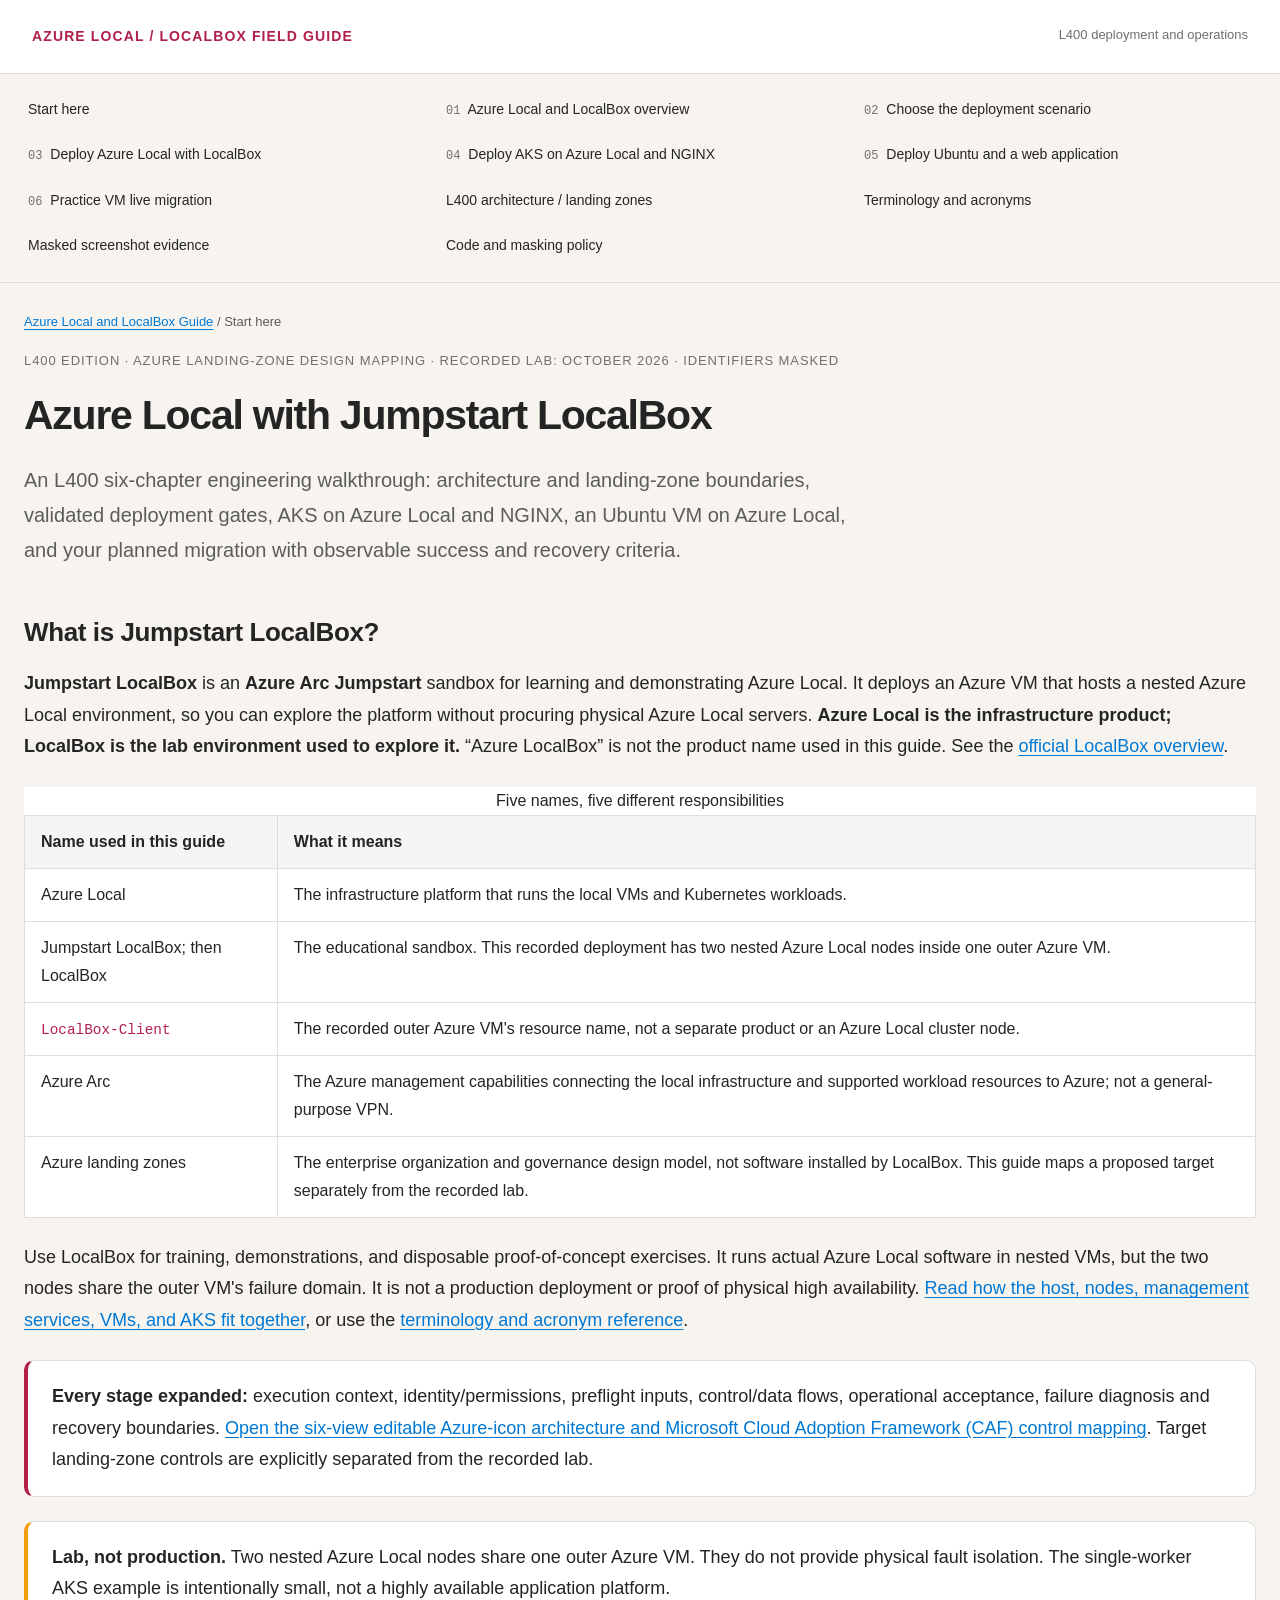
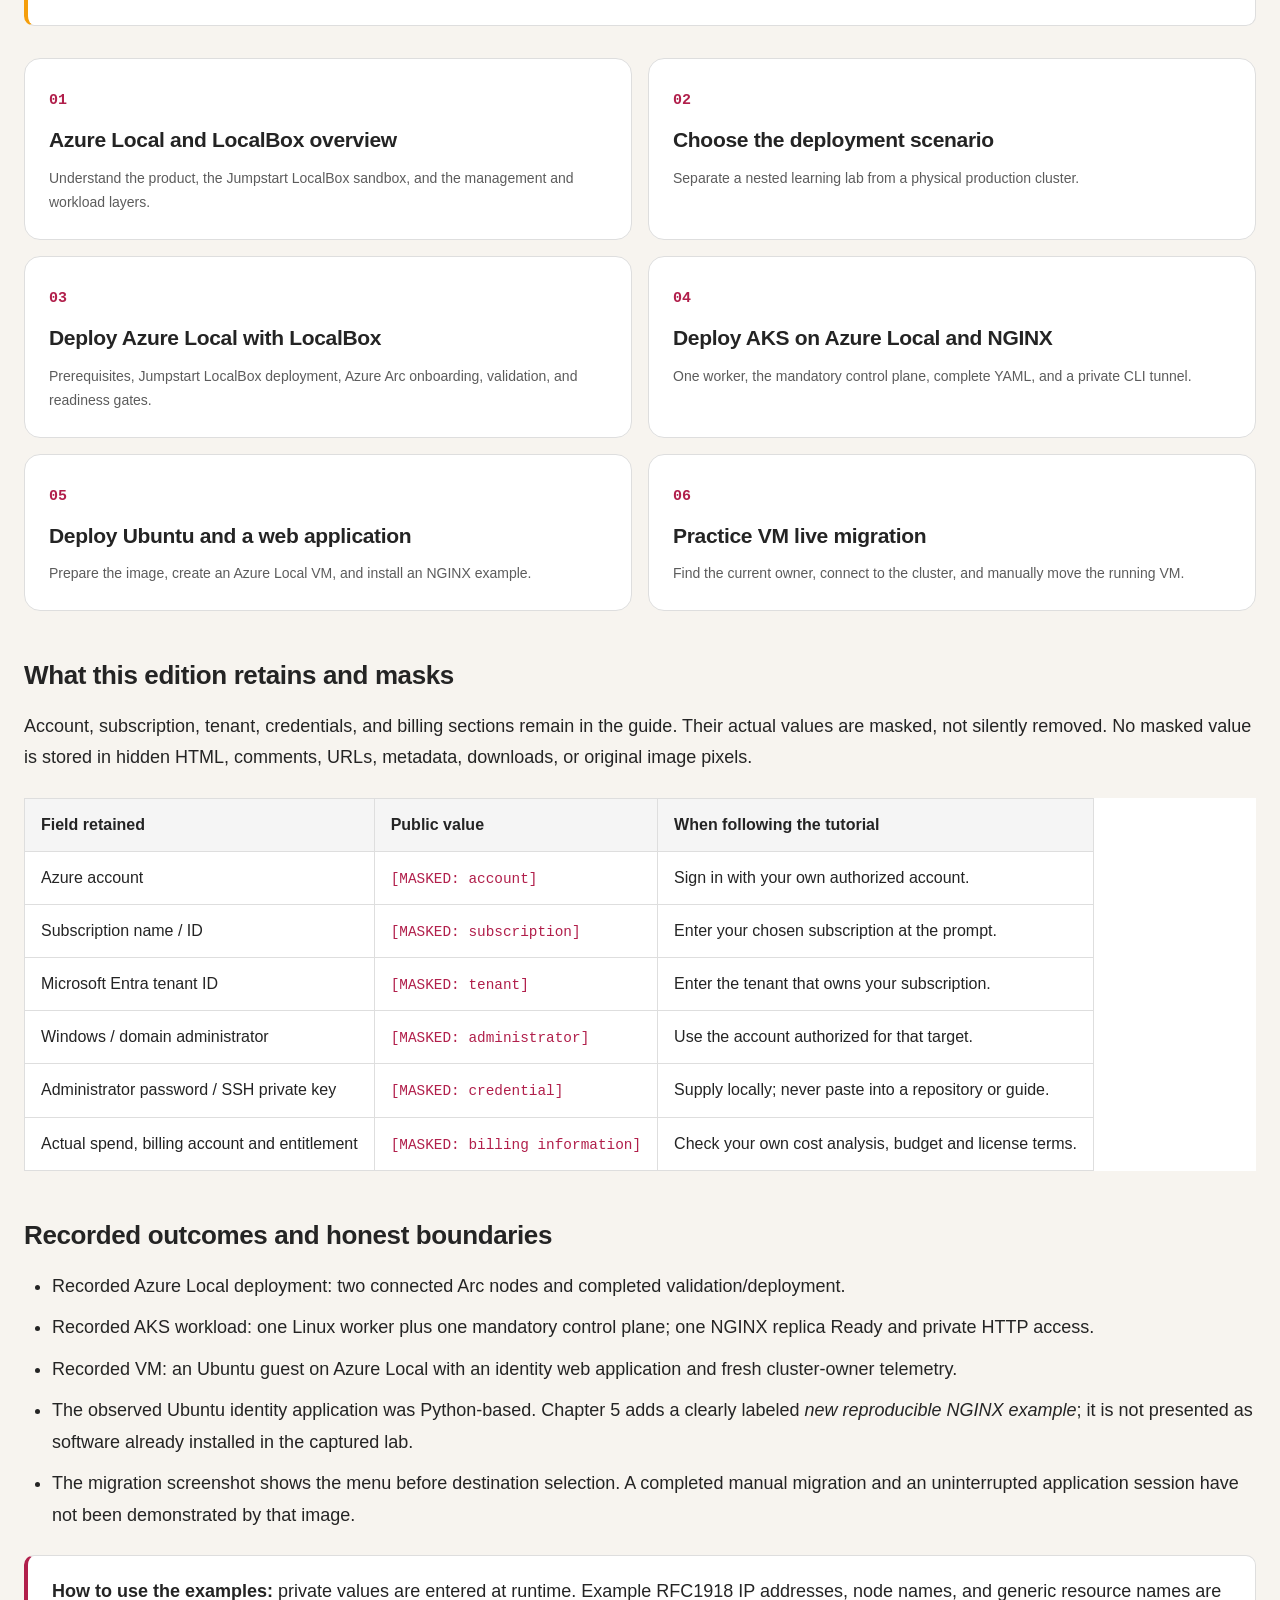
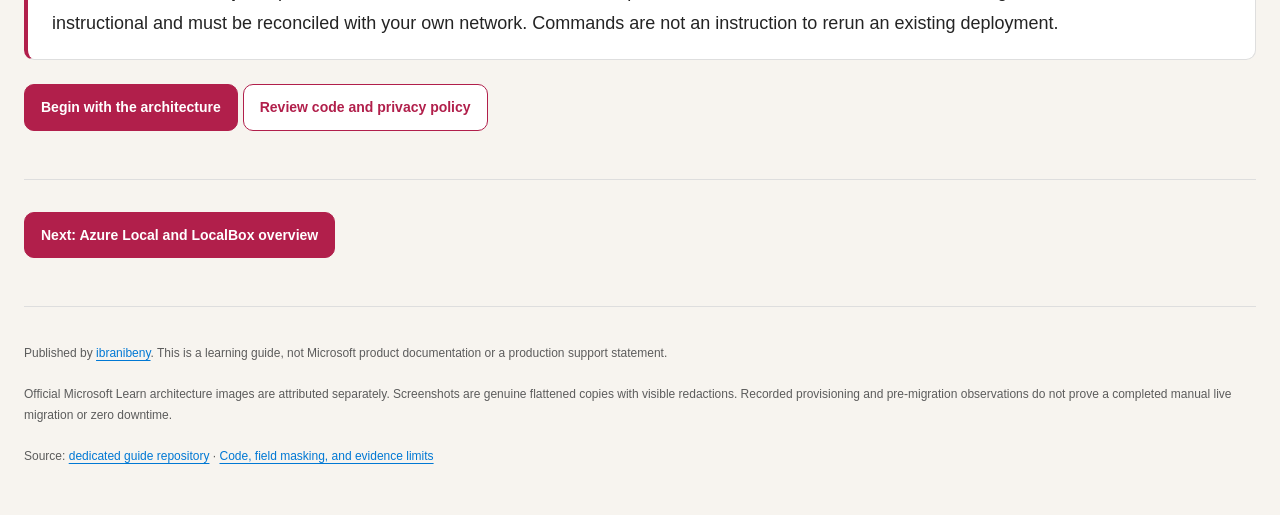
<file: index.html>
<!doctype html>
<html lang="en">
<head>
<meta charset="utf-8">
<meta name="viewport" content="width=device-width, initial-scale=1">
<meta name="description" content="Start here: a sequential Azure Local learning lab with masked identity fields, official references, and private access.">
<title>Start here | Azure Local and LocalBox Guide</title>
<link rel="icon" href="data:,">
<script>(() => {
  const param = new URLSearchParams(window.location.search).get("scoutTheme");
  const theme =
    param || (window.matchMedia("(prefers-color-scheme: dark)").matches ? "dark" : "light");
  document.documentElement.setAttribute("data-theme", theme);
})();</script>
<link rel="stylesheet" href="assets/site.css">
</head>
<body>
<a class="skip" href="#main">Skip to content</a>
<header class="masthead"><a class="brand" href="index.html">AZURE LOCAL / LOCALBOX FIELD GUIDE</a><span>L400 deployment and operations</span></header>
<div class="layout">
<aside><nav aria-label="Learning path"><a href="index.html">Start here</a><a href="01-overview.html"><span>01</span> Azure Local and LocalBox overview</a><a href="02-scenarios.html"><span>02</span> Choose the deployment scenario</a><a href="03-deploy.html"><span>03</span> Deploy Azure Local with LocalBox</a><a href="04-aks.html"><span>04</span> Deploy AKS on Azure Local and NGINX</a><a href="05-vm.html"><span>05</span> Deploy Ubuntu and a web application</a><a href="06-migrate.html"><span>06</span> Practice VM live migration</a><a href="architecture.html">L400 architecture / landing zones</a><a href="01-overview.html#terminology">Terminology and acronyms</a><a href="evidence.html">Masked screenshot evidence</a><a href="downloads.html">Code and masking policy</a></nav><p class="sidebar-note">Read in order. Validate each gate before proceeding. Publishing this guide does not authorize deployment or migration.</p></aside>
<main id="main">
<div class="breadcrumbs"><a href="index.html">Azure Local and LocalBox Guide</a> / Start here</div>
<div class="edition">L400 edition · Azure landing-zone design mapping · Recorded lab: October 2026 · Identifiers masked</div>
<h1>Azure Local with Jumpstart LocalBox</h1>
<p class="lead">An L400 six-chapter engineering walkthrough: architecture and landing-zone boundaries, validated deployment gates, AKS on Azure Local and NGINX, an Ubuntu VM on Azure Local, and your planned migration with observable success and recovery criteria.</p>
<h2 id="what-is-localbox">What is Jumpstart LocalBox?</h2>
<p><strong>Jumpstart LocalBox</strong> is an <strong>Azure Arc Jumpstart</strong> sandbox for learning and demonstrating Azure Local. It deploys an Azure VM that hosts a nested Azure Local environment, so you can explore the platform without procuring physical Azure Local servers. <strong>Azure Local is the infrastructure product; LocalBox is the lab environment used to explore it.</strong> “Azure LocalBox” is not the product name used in this guide. See the <a href="https://jumpstart.azure.com/azure_jumpstart_localbox/getting_started">official LocalBox overview</a>.</p>
<table><caption>Five names, five different responsibilities</caption><thead><tr><th>Name used in this guide</th><th>What it means</th></tr></thead><tbody>
<tr><td>Azure Local</td><td>The infrastructure platform that runs the local VMs and Kubernetes workloads.</td></tr>
<tr><td>Jumpstart LocalBox; then LocalBox</td><td>The educational sandbox. This recorded deployment has two nested Azure Local nodes inside one outer Azure VM.</td></tr>
<tr><td><code>LocalBox-Client</code></td><td>The recorded outer Azure VM's resource name, not a separate product or an Azure Local cluster node.</td></tr>
<tr><td>Azure Arc</td><td>The Azure management capabilities connecting the local infrastructure and supported workload resources to Azure; not a general-purpose VPN.</td></tr>
<tr><td>Azure landing zones</td><td>The enterprise organization and governance design model, not software installed by LocalBox. This guide maps a proposed target separately from the recorded lab.</td></tr>
</tbody></table>
<p>Use LocalBox for training, demonstrations, and disposable proof-of-concept exercises. It runs actual Azure Local software in nested VMs, but the two nodes share the outer VM's failure domain. It is not a production deployment or proof of physical high availability. <a href="01-overview.html#localbox-overview">Read how the host, nodes, management services, VMs, and AKS fit together</a>, or use the <a href="01-overview.html#terminology">terminology and acronym reference</a>.</p>
<div class="note"><strong>Every stage expanded:</strong> execution context, identity/permissions, preflight inputs, control/data flows, operational acceptance, failure diagnosis and recovery boundaries. <a href="architecture.html">Open the six-view editable Azure-icon architecture and Microsoft Cloud Adoption Framework (CAF) control mapping</a>. Target landing-zone controls are explicitly separated from the recorded lab.</div>
<div class="warning"><strong>Lab, not production.</strong> Two nested Azure Local nodes share one outer Azure VM. They do not provide physical fault isolation. The single-worker AKS example is intentionally small, not a highly available application platform.</div>
<div class="chapter-grid"><a class="chapter-card" href="01-overview.html"><span class="chapter-number">01</span><h2>Azure Local and LocalBox overview</h2><p>Understand the product, the Jumpstart LocalBox sandbox, and the management and workload layers.</p></a><a class="chapter-card" href="02-scenarios.html"><span class="chapter-number">02</span><h2>Choose the deployment scenario</h2><p>Separate a nested learning lab from a physical production cluster.</p></a><a class="chapter-card" href="03-deploy.html"><span class="chapter-number">03</span><h2>Deploy Azure Local with LocalBox</h2><p>Prerequisites, Jumpstart LocalBox deployment, Azure Arc onboarding, validation, and readiness gates.</p></a><a class="chapter-card" href="04-aks.html"><span class="chapter-number">04</span><h2>Deploy AKS on Azure Local and NGINX</h2><p>One worker, the mandatory control plane, complete YAML, and a private CLI tunnel.</p></a><a class="chapter-card" href="05-vm.html"><span class="chapter-number">05</span><h2>Deploy Ubuntu and a web application</h2><p>Prepare the image, create an Azure Local VM, and install an NGINX example.</p></a><a class="chapter-card" href="06-migrate.html"><span class="chapter-number">06</span><h2>Practice VM live migration</h2><p>Find the current owner, connect to the cluster, and manually move the running VM.</p></a></div>
<h2>What this edition retains and masks</h2>
<p>Account, subscription, tenant, credentials, and billing sections remain in the guide. Their actual values are masked, not silently removed. No masked value is stored in hidden HTML, comments, URLs, metadata, downloads, or original image pixels.</p>
<table><thead><tr><th>Field retained</th><th>Public value</th><th>When following the tutorial</th></tr></thead><tbody>
<tr><td>Azure account</td><td><code>[MASKED: account]</code></td><td>Sign in with your own authorized account.</td></tr>
<tr><td>Subscription name / ID</td><td><code>[MASKED: subscription]</code></td><td>Enter your chosen subscription at the prompt.</td></tr>
<tr><td>Microsoft Entra tenant ID</td><td><code>[MASKED: tenant]</code></td><td>Enter the tenant that owns your subscription.</td></tr>
<tr><td>Windows / domain administrator</td><td><code>[MASKED: administrator]</code></td><td>Use the account authorized for that target.</td></tr>
<tr><td>Administrator password / SSH private key</td><td><code>[MASKED: credential]</code></td><td>Supply locally; never paste into a repository or guide.</td></tr>
<tr><td>Actual spend, billing account and entitlement</td><td><code>[MASKED: billing information]</code></td><td>Check your own cost analysis, budget and license terms.</td></tr>
</tbody></table>
<h2>Recorded outcomes and honest boundaries</h2>
<ul><li>Recorded Azure Local deployment: two connected Arc nodes and completed validation/deployment.</li>
<li>Recorded AKS workload: one Linux worker plus one mandatory control plane; one NGINX replica Ready and private HTTP access.</li>
<li>Recorded VM: an Ubuntu guest on Azure Local with an identity web application and fresh cluster-owner telemetry.</li>
<li>The observed Ubuntu identity application was Python-based. Chapter 5 adds a clearly labeled <em>new reproducible NGINX example</em>; it is not presented as software already installed in the captured lab.</li>
<li>The migration screenshot shows the menu before destination selection. A completed manual migration and an uninterrupted application session have not been demonstrated by that image.</li></ul>
<div class="note"><strong>How to use the examples:</strong> private values are entered at runtime. Example RFC1918 IP addresses, node names, and generic resource names are instructional and must be reconciled with your own network. Commands are not an instruction to rerun an existing deployment.</div>
<p><a class="button" href="01-overview.html">Begin with the architecture</a> <a class="button secondary" href="downloads.html">Review code and privacy policy</a></p>
<div class="pager"><a class="button" href="01-overview.html">Next: Azure Local and LocalBox overview</a></div>
<footer><p>Published by <a href="https://github.com/ibranibeny">ibranibeny</a>. This is a learning guide, not Microsoft product documentation or a production support statement.</p>
<p>Official Microsoft Learn architecture images are attributed separately. Screenshots are genuine flattened copies with visible redactions. Recorded provisioning and pre-migration observations do not prove a completed manual live migration or zero downtime.</p>
<p>Source: <a href="https://github.com/ibranibeny/azure-local-landing-zone-l400">dedicated guide repository</a> · <a href="downloads.html">Code, field masking, and evidence limits</a></p></footer>
</main></div>
</body></html>
</file>
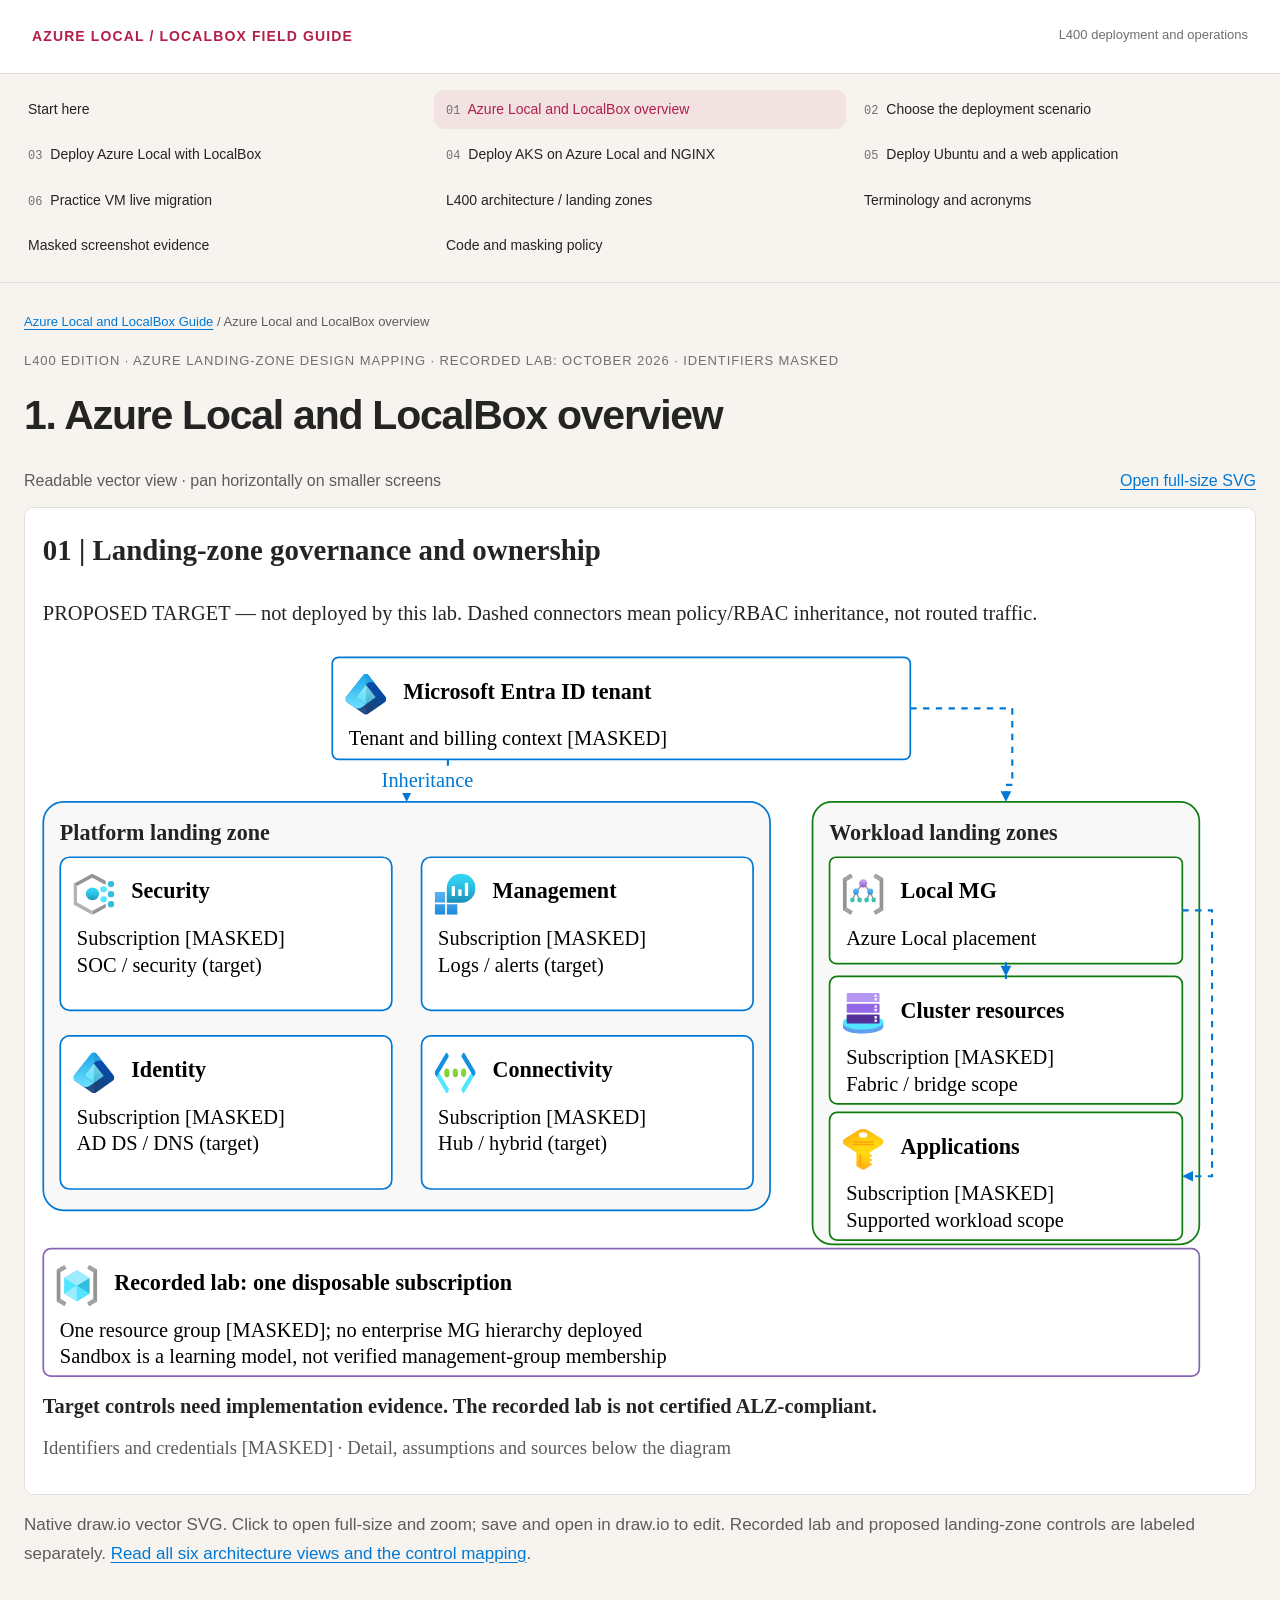
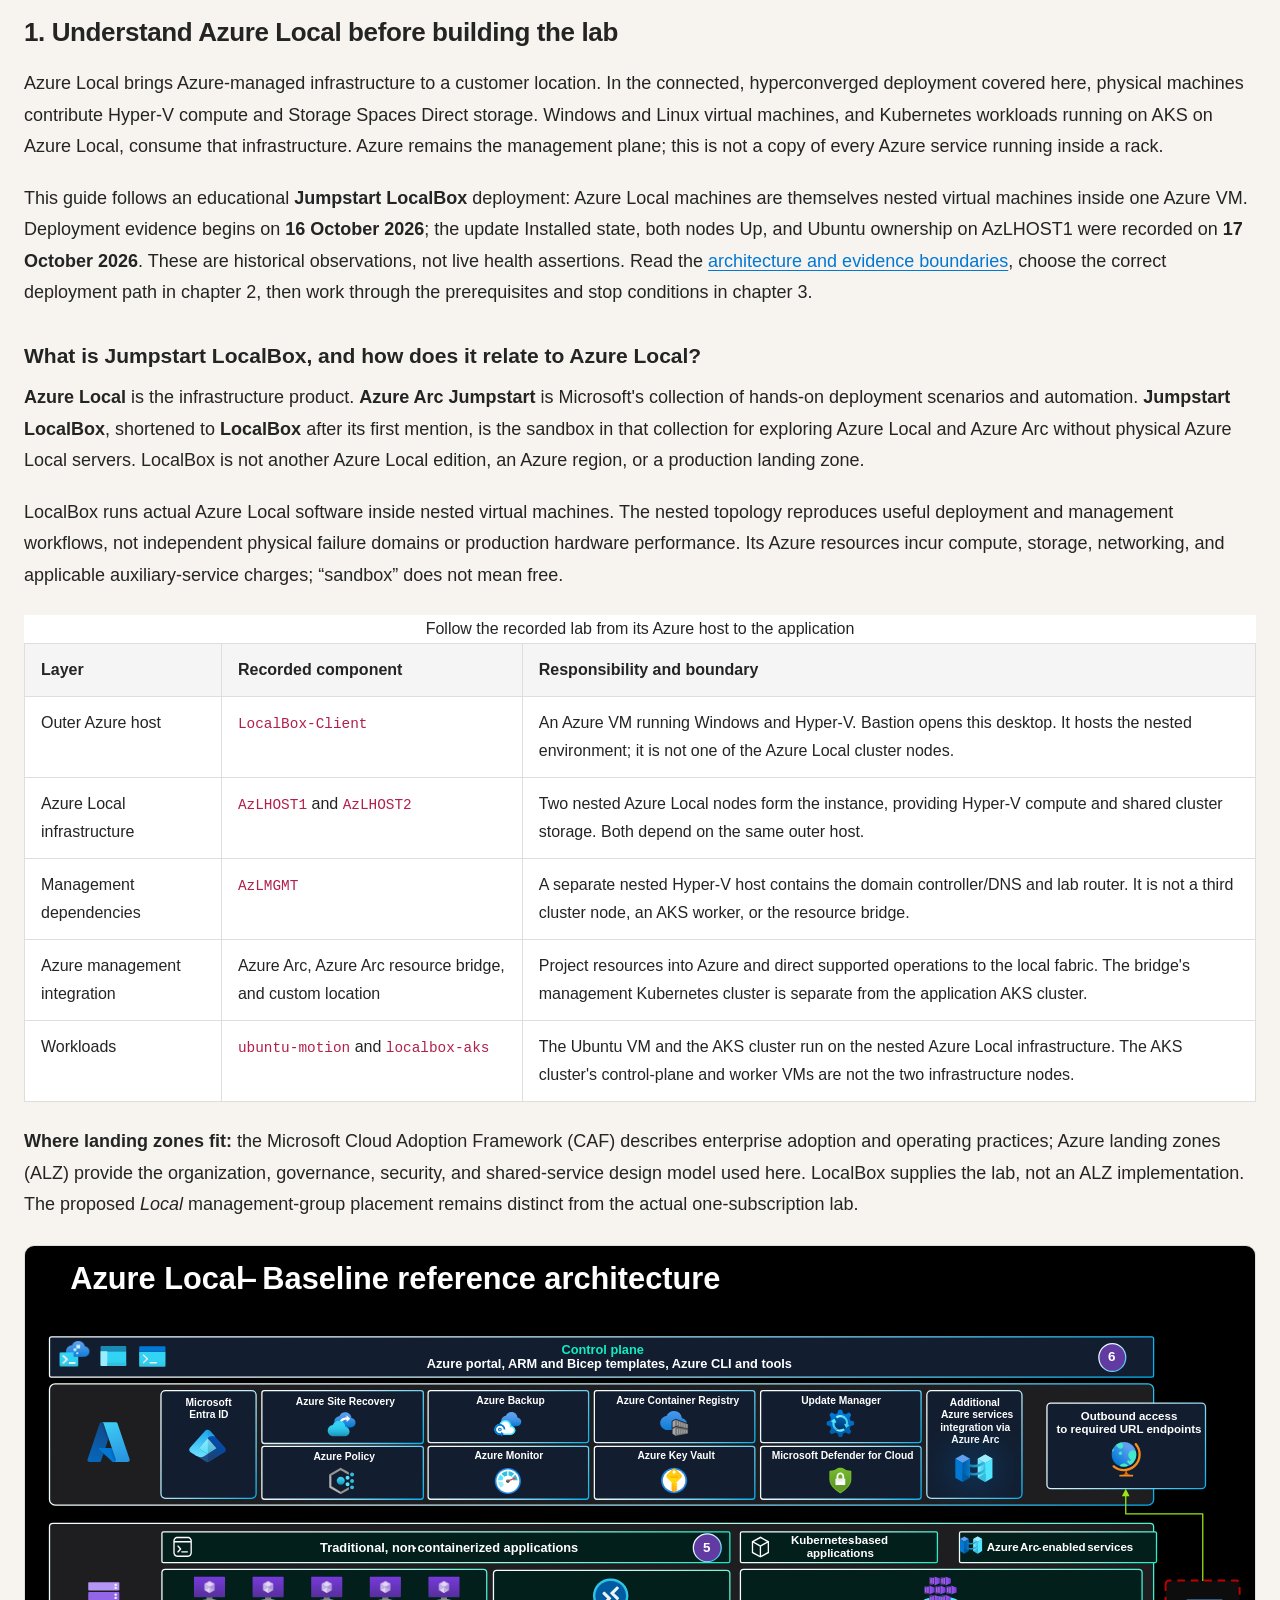
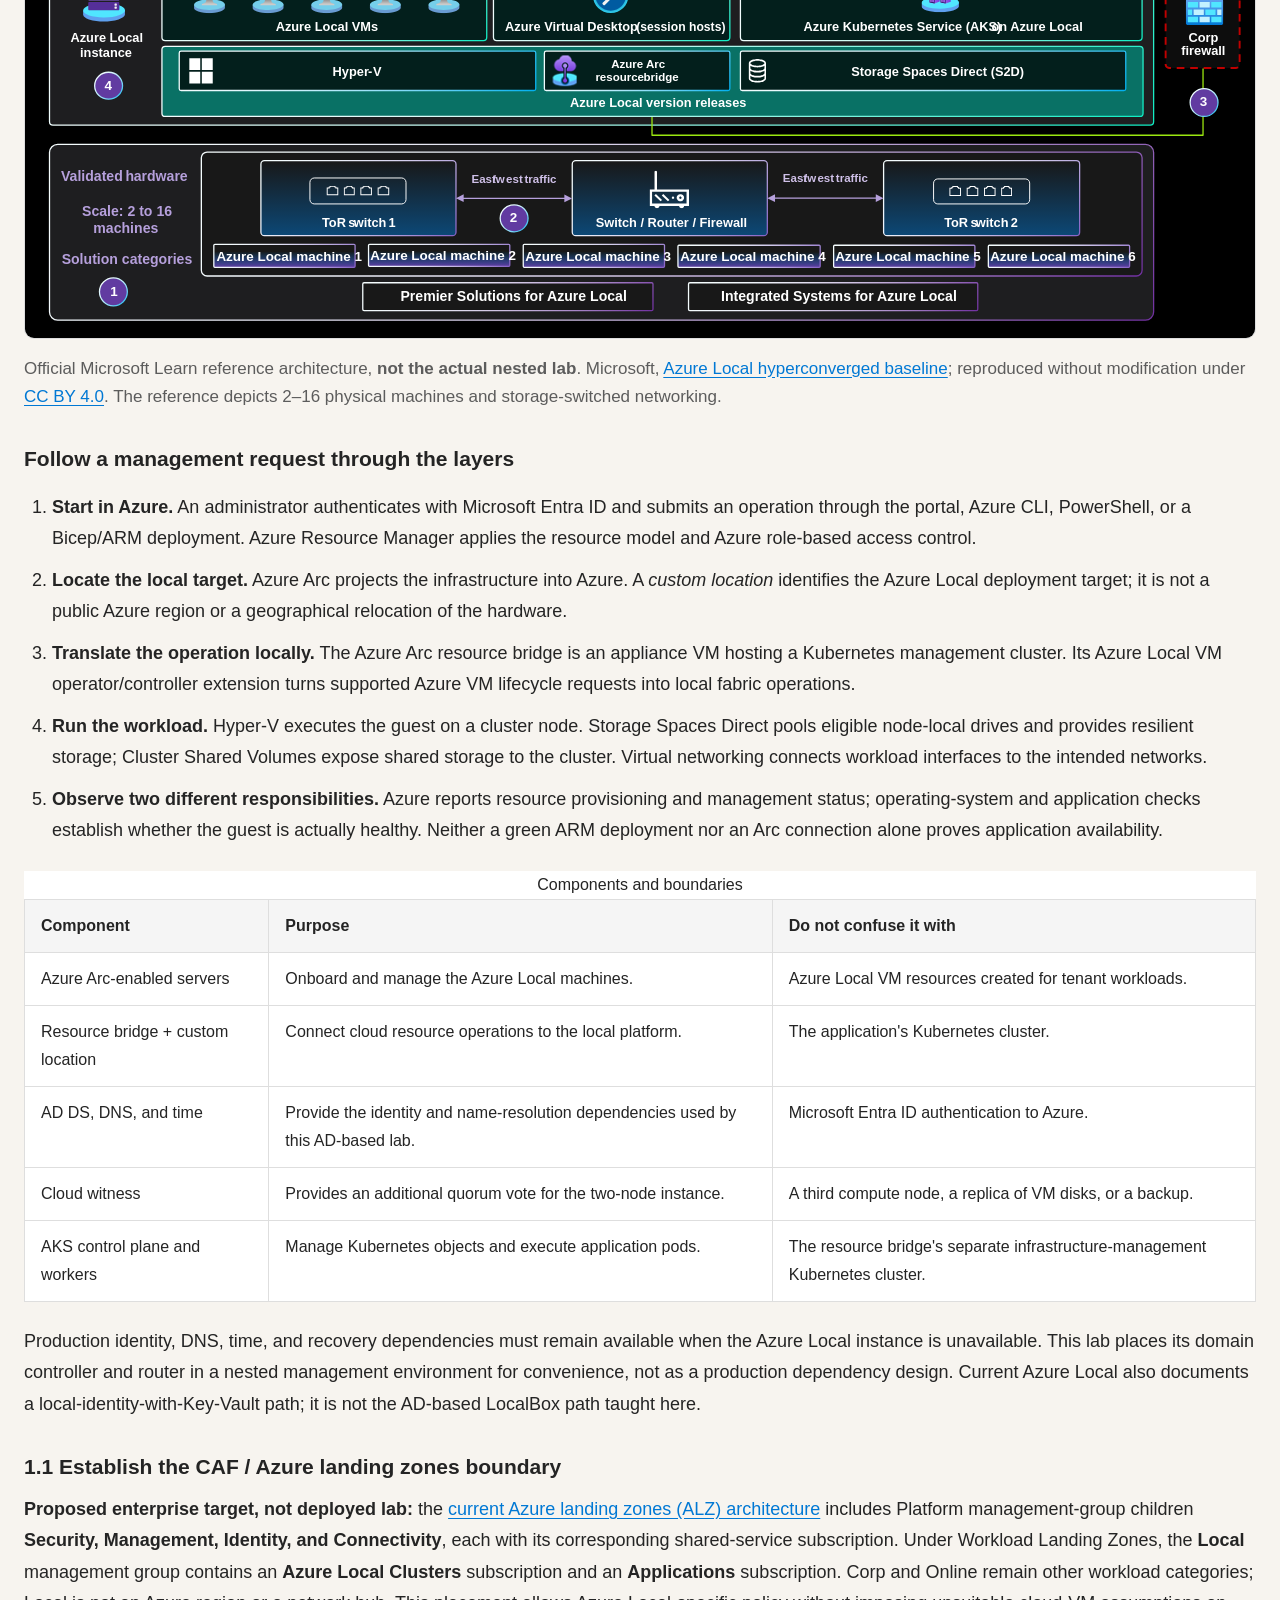
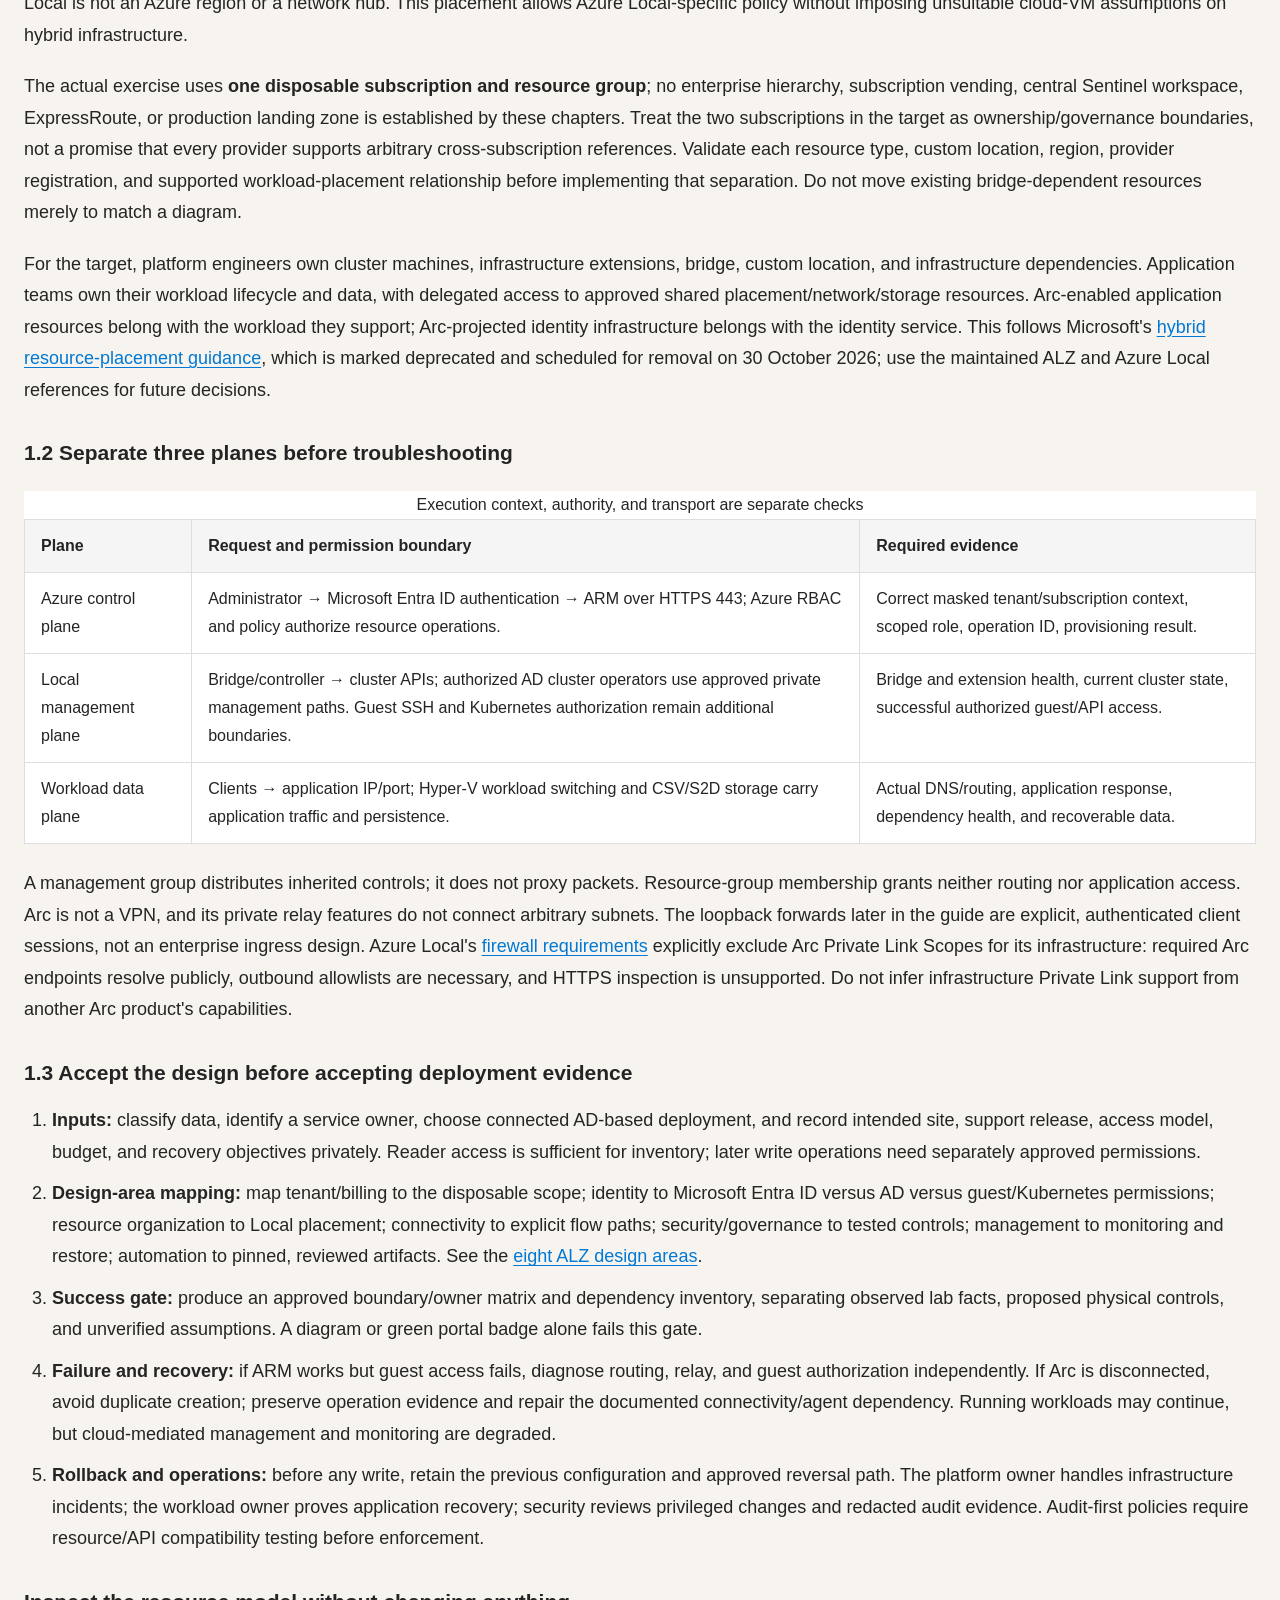
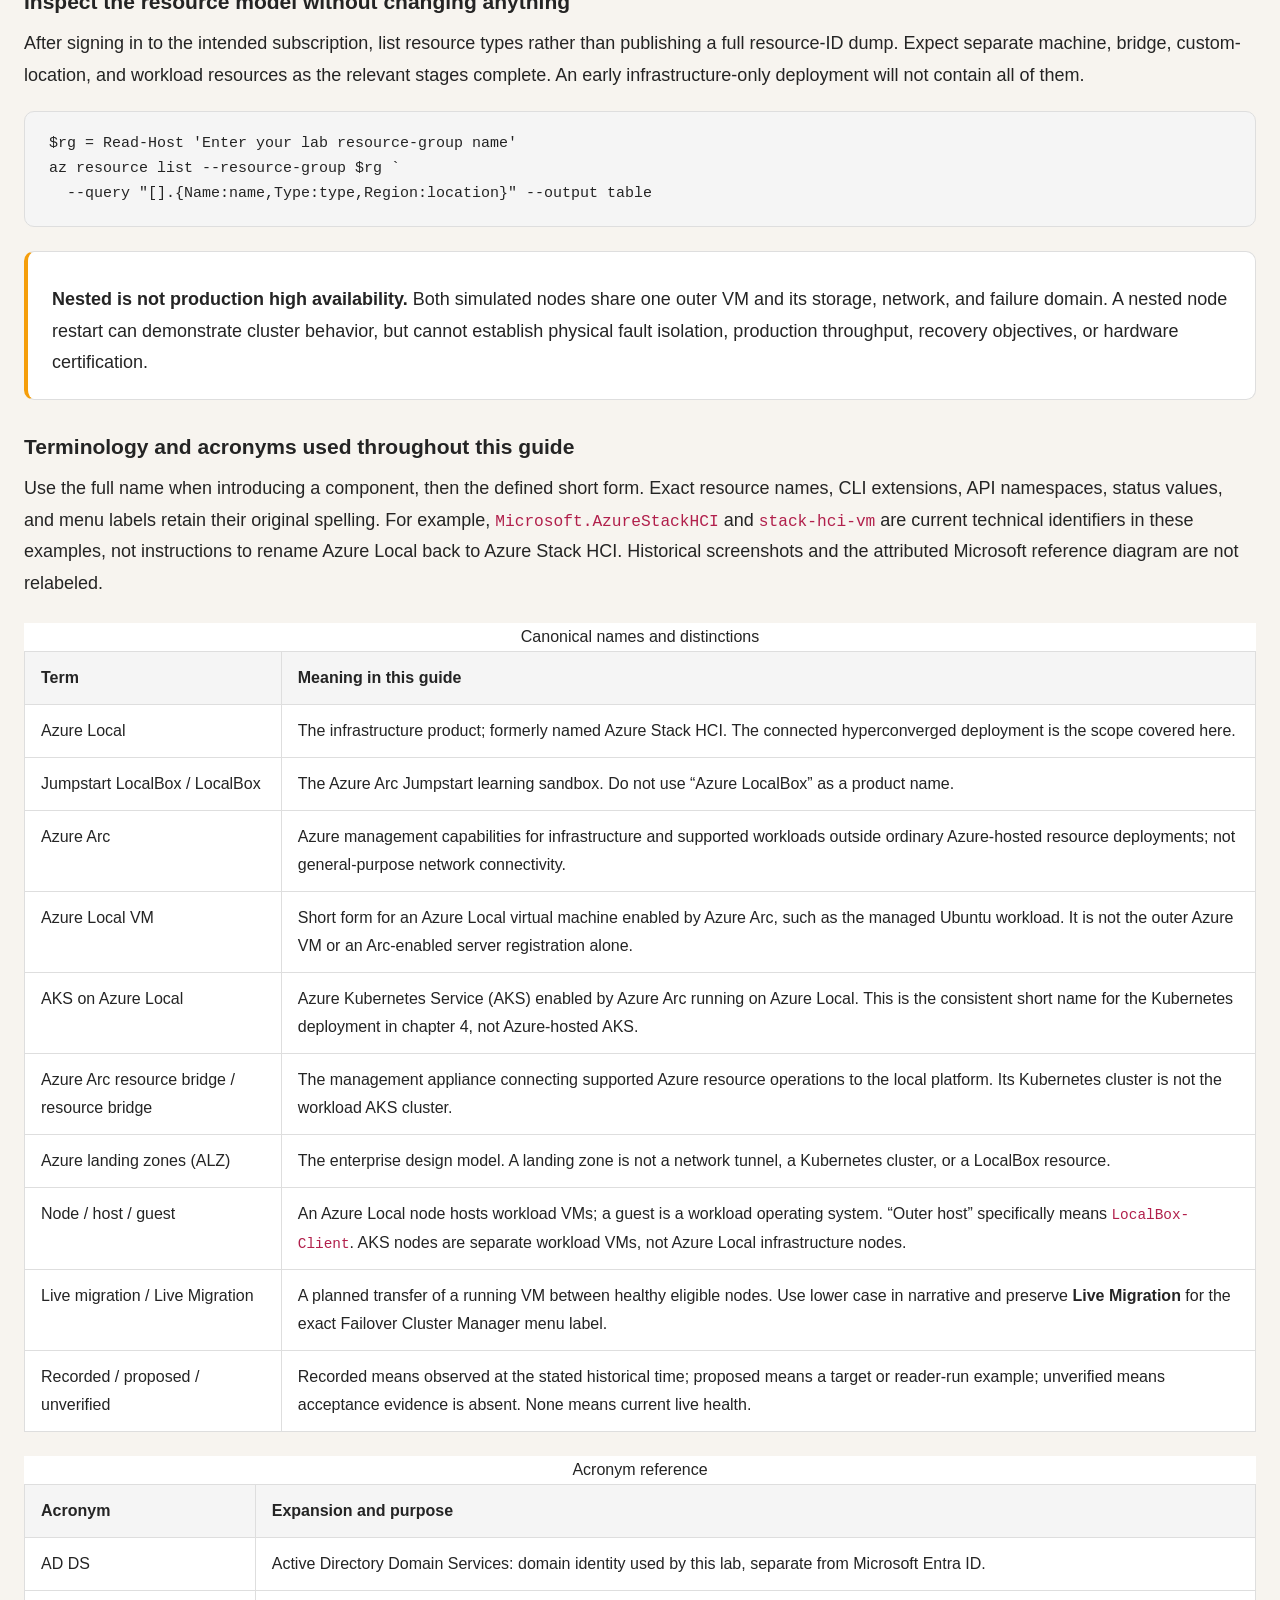
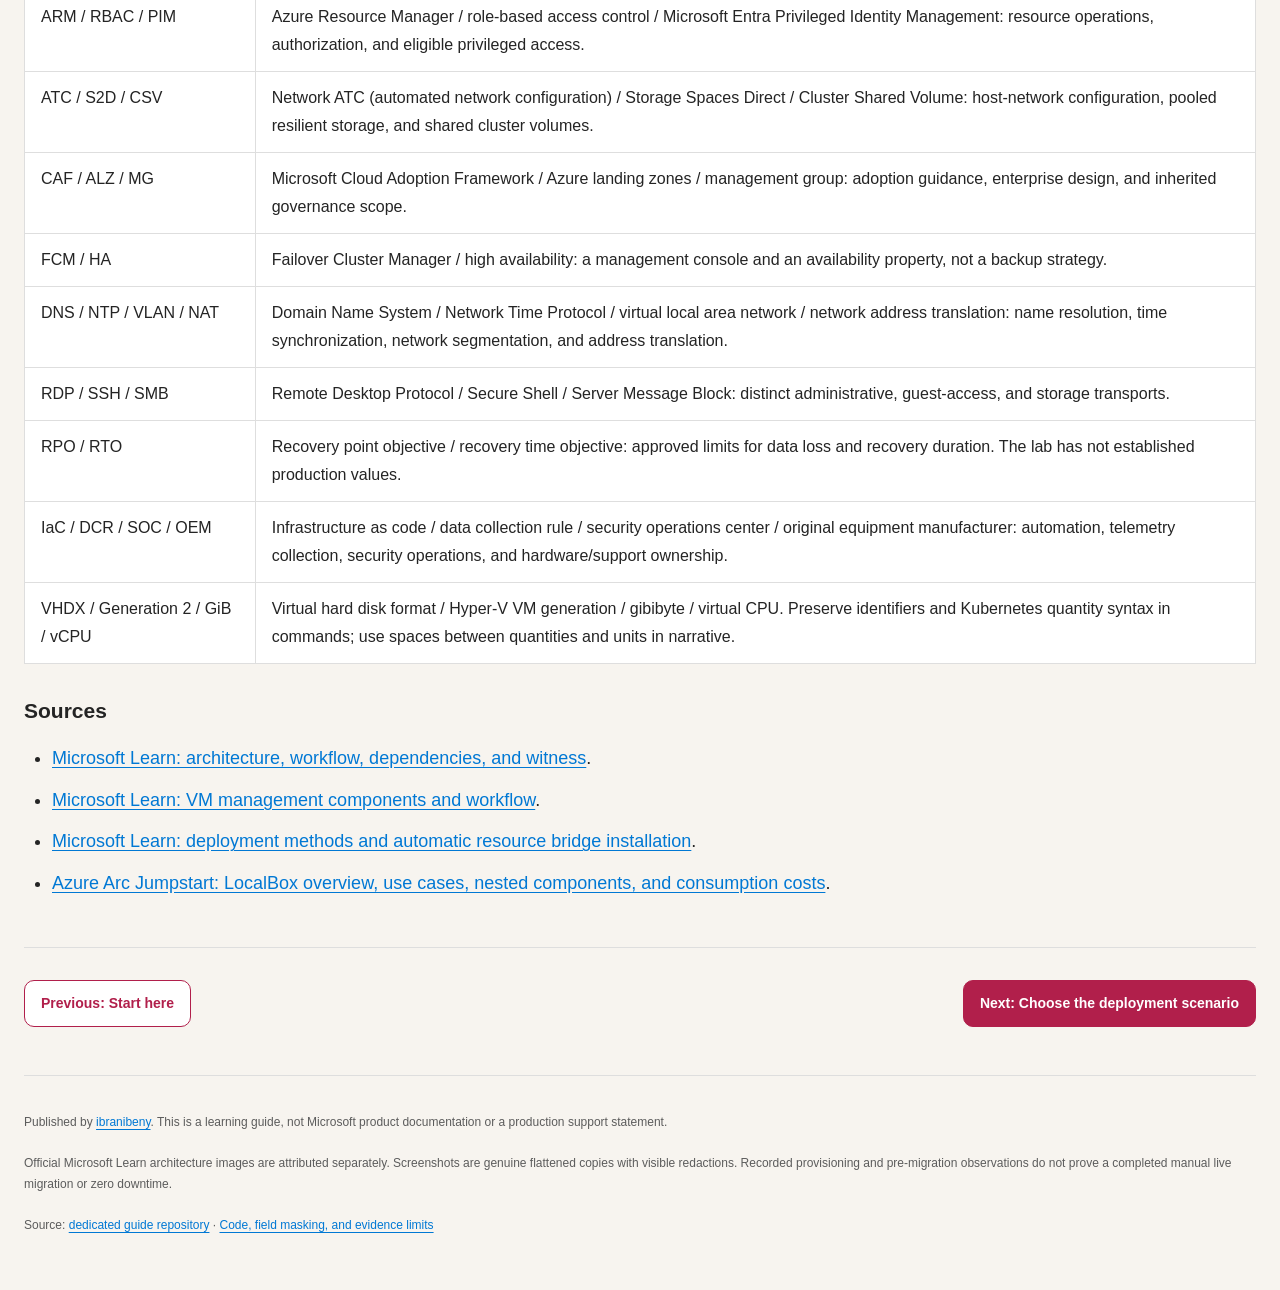
<file: 01-overview.html>
<!doctype html>
<html lang="en">
<head>
<meta charset="utf-8">
<meta name="viewport" content="width=device-width, initial-scale=1">
<meta name="description" content="Azure Local and LocalBox overview: a sequential Azure Local learning lab with masked identity fields, official references, and private access.">
<title>Azure Local and LocalBox overview | Azure Local and LocalBox Guide</title>
<link rel="icon" href="data:,">
<script>(() => {
  const param = new URLSearchParams(window.location.search).get("scoutTheme");
  const theme =
    param || (window.matchMedia("(prefers-color-scheme: dark)").matches ? "dark" : "light");
  document.documentElement.setAttribute("data-theme", theme);
})();</script>
<link rel="stylesheet" href="assets/site.css">
</head>
<body>
<a class="skip" href="#main">Skip to content</a>
<header class="masthead"><a class="brand" href="index.html">AZURE LOCAL / LOCALBOX FIELD GUIDE</a><span>L400 deployment and operations</span></header>
<div class="layout">
<aside><nav aria-label="Learning path"><a href="index.html">Start here</a><a href="01-overview.html" aria-current="page"><span>01</span> Azure Local and LocalBox overview</a><a href="02-scenarios.html"><span>02</span> Choose the deployment scenario</a><a href="03-deploy.html"><span>03</span> Deploy Azure Local with LocalBox</a><a href="04-aks.html"><span>04</span> Deploy AKS on Azure Local and NGINX</a><a href="05-vm.html"><span>05</span> Deploy Ubuntu and a web application</a><a href="06-migrate.html"><span>06</span> Practice VM live migration</a><a href="architecture.html">L400 architecture / landing zones</a><a href="01-overview.html#terminology">Terminology and acronyms</a><a href="evidence.html">Masked screenshot evidence</a><a href="downloads.html">Code and masking policy</a></nav><p class="sidebar-note">Read in order. Validate each gate before proceeding. Publishing this guide does not authorize deployment or migration.</p></aside>
<main id="main">
<div class="breadcrumbs"><a href="index.html">Azure Local and LocalBox Guide</a> / Azure Local and LocalBox overview</div>
<div class="edition">L400 edition · Azure landing-zone design mapping · Recorded lab: October 2026 · Identifiers masked</div>
<h1>1. Azure Local and LocalBox overview</h1>
<figure class="architecture-view structured-diagram"><div class="diagram-toolbar"><span>Readable vector view · pan horizontally on smaller screens</span><a href="assets/architecture-01.drawio.svg" rel="noopener" target="_blank">Open full-size SVG</a></div><div aria-label="Editable L400 Azure-icon engineering view for Azure Local and LocalBox overview; scroll horizontally if needed" class="diagram-frame" role="region" tabindex="0"><a href="assets/architecture-01.drawio.svg" rel="noopener" target="_blank"><img alt="Editable L400 Azure-icon engineering view for Azure Local and LocalBox overview" src="assets/architecture-01.drawio.svg"/></a></div><figcaption>Native draw.io vector SVG. Click to open full-size and zoom; save and open in draw.io to edit. Recorded lab and proposed landing-zone controls are labeled separately. <a href="architecture.html">Read all six architecture views and the control mapping</a>.</figcaption></figure><h2 id="overview">1. Understand Azure Local before building the lab</h2>
<p>Azure Local brings Azure-managed infrastructure to a customer location. In the connected, hyperconverged deployment covered here, physical machines contribute Hyper-V compute and Storage Spaces Direct storage. Windows and Linux virtual machines, and Kubernetes workloads running on AKS on Azure Local, consume that infrastructure. Azure remains the management plane; this is not a copy of every Azure service running inside a rack.</p>
<p>This guide follows an educational <strong>Jumpstart LocalBox</strong> deployment: Azure Local machines are themselves nested virtual machines inside one Azure VM. Deployment evidence begins on <strong>16 October 2026</strong>; the update Installed state, both nodes Up, and Ubuntu ownership on AzLHOST1 were recorded on <strong>17 October 2026</strong>. These are historical observations, not live health assertions. Read the <a href="architecture.html">architecture and evidence boundaries</a>, choose the correct deployment path in chapter 2, then work through the prerequisites and stop conditions in chapter 3.</p>
<h3 id="localbox-overview">What is Jumpstart LocalBox, and how does it relate to Azure Local?</h3>
<p><strong>Azure Local</strong> is the infrastructure product. <strong>Azure Arc Jumpstart</strong> is Microsoft's collection of hands-on deployment scenarios and automation. <strong>Jumpstart LocalBox</strong>, shortened to <strong>LocalBox</strong> after its first mention, is the sandbox in that collection for exploring Azure Local and Azure Arc without physical Azure Local servers. LocalBox is not another Azure Local edition, an Azure region, or a production landing zone.</p>
<p>LocalBox runs actual Azure Local software inside nested virtual machines. The nested topology reproduces useful deployment and management workflows, not independent physical failure domains or production hardware performance. Its Azure resources incur compute, storage, networking, and applicable auxiliary-service charges; “sandbox” does not mean free.</p>
<table><caption>Follow the recorded lab from its Azure host to the application</caption><thead><tr><th>Layer</th><th>Recorded component</th><th>Responsibility and boundary</th></tr></thead><tbody>
<tr><td>Outer Azure host</td><td><code>LocalBox-Client</code></td><td>An Azure VM running Windows and Hyper-V. Bastion opens this desktop. It hosts the nested environment; it is not one of the Azure Local cluster nodes.</td></tr>
<tr><td>Azure Local infrastructure</td><td><code>AzLHOST1</code> and <code>AzLHOST2</code></td><td>Two nested Azure Local nodes form the instance, providing Hyper-V compute and shared cluster storage. Both depend on the same outer host.</td></tr>
<tr><td>Management dependencies</td><td><code>AzLMGMT</code></td><td>A separate nested Hyper-V host contains the domain controller/DNS and lab router. It is not a third cluster node, an AKS worker, or the resource bridge.</td></tr>
<tr><td>Azure management integration</td><td>Azure Arc, Azure Arc resource bridge, and custom location</td><td>Project resources into Azure and direct supported operations to the local fabric. The bridge's management Kubernetes cluster is separate from the application AKS cluster.</td></tr>
<tr><td>Workloads</td><td><code>ubuntu-motion</code> and <code>localbox-aks</code></td><td>The Ubuntu VM and the AKS cluster run on the nested Azure Local infrastructure. The AKS cluster's control-plane and worker VMs are not the two infrastructure nodes.</td></tr>
</tbody></table>
<p><strong>Where landing zones fit:</strong> the Microsoft Cloud Adoption Framework (CAF) describes enterprise adoption and operating practices; Azure landing zones (ALZ) provide the organization, governance, security, and shared-service design model used here. LocalBox supplies the lab, not an ALZ implementation. The proposed <em>Local</em> management-group placement remains distinct from the actual one-subscription lab.</p>
<figure>
<img alt="Microsoft reference architecture showing Azure management services above Azure Local workloads, Hyper-V, Arc resource bridge, Storage Spaces Direct, and physical machines connected through redundant switches." src="assets/azure-local-reference.svg"/>
<figcaption>Official Microsoft Learn reference architecture, <strong>not the actual nested lab</strong>. Microsoft, <a href="https://learn.microsoft.com/en-us/azure/architecture/hybrid/azure-local-baseline">Azure Local hyperconverged baseline</a>; reproduced without modification under <a href="https://github.com/MicrosoftDocs/architecture-center/blob/main/LICENSE">CC BY 4.0</a>. The reference depicts 2–16 physical machines and storage-switched networking.</figcaption>
</figure>
<h3>Follow a management request through the layers</h3>
<ol class="steps">
<li><strong>Start in Azure.</strong> An administrator authenticates with Microsoft Entra ID and submits an operation through the portal, Azure CLI, PowerShell, or a Bicep/ARM deployment. Azure Resource Manager applies the resource model and Azure role-based access control.</li>
<li><strong>Locate the local target.</strong> Azure Arc projects the infrastructure into Azure. A <em>custom location</em> identifies the Azure Local deployment target; it is not a public Azure region or a geographical relocation of the hardware.</li>
<li><strong>Translate the operation locally.</strong> The Azure Arc resource bridge is an appliance VM hosting a Kubernetes management cluster. Its Azure Local VM operator/controller extension turns supported Azure VM lifecycle requests into local fabric operations.</li>
<li><strong>Run the workload.</strong> Hyper-V executes the guest on a cluster node. Storage Spaces Direct pools eligible node-local drives and provides resilient storage; Cluster Shared Volumes expose shared storage to the cluster. Virtual networking connects workload interfaces to the intended networks.</li>
<li><strong>Observe two different responsibilities.</strong> Azure reports resource provisioning and management status; operating-system and application checks establish whether the guest is actually healthy. Neither a green ARM deployment nor an Arc connection alone proves application availability.</li>
</ol>
<table>
<caption>Components and boundaries</caption>
<thead><tr><th scope="col">Component</th><th scope="col">Purpose</th><th scope="col">Do not confuse it with</th></tr></thead>
<tbody>
<tr><td>Azure Arc-enabled servers</td><td>Onboard and manage the Azure Local machines.</td><td>Azure Local VM resources created for tenant workloads.</td></tr>
<tr><td>Resource bridge + custom location</td><td>Connect cloud resource operations to the local platform.</td><td>The application's Kubernetes cluster.</td></tr>
<tr><td>AD DS, DNS, and time</td><td>Provide the identity and name-resolution dependencies used by this AD-based lab.</td><td>Microsoft Entra ID authentication to Azure.</td></tr>
<tr><td>Cloud witness</td><td>Provides an additional quorum vote for the two-node instance.</td><td>A third compute node, a replica of VM disks, or a backup.</td></tr>
<tr><td>AKS control plane and workers</td><td>Manage Kubernetes objects and execute application pods.</td><td>The resource bridge's separate infrastructure-management Kubernetes cluster.</td></tr>
</tbody>
</table>
<p>Production identity, DNS, time, and recovery dependencies must remain available when the Azure Local instance is unavailable. This lab places its domain controller and router in a nested management environment for convenience, not as a production dependency design. Current Azure Local also documents a local-identity-with-Key-Vault path; it is not the AD-based LocalBox path taught here.</p>
<h3>1.1 Establish the CAF / Azure landing zones boundary</h3>
<p><strong>Proposed enterprise target, not deployed lab:</strong> the <a href="https://learn.microsoft.com/azure/cloud-adoption-framework/ready/landing-zone/">current Azure landing zones (ALZ) architecture</a> includes Platform management-group children <strong>Security, Management, Identity, and Connectivity</strong>, each with its corresponding shared-service subscription. Under Workload Landing Zones, the <strong>Local</strong> management group contains an <strong>Azure Local Clusters</strong> subscription and an <strong>Applications</strong> subscription. Corp and Online remain other workload categories; Local is not an Azure region or a network hub. This placement allows Azure Local-specific policy without imposing unsuitable cloud-VM assumptions on hybrid infrastructure.</p>
<p>The actual exercise uses <strong>one disposable subscription and resource group</strong>; no enterprise hierarchy, subscription vending, central Sentinel workspace, ExpressRoute, or production landing zone is established by these chapters. Treat the two subscriptions in the target as ownership/governance boundaries, not a promise that every provider supports arbitrary cross-subscription references. Validate each resource type, custom location, region, provider registration, and supported workload-placement relationship before implementing that separation. Do not move existing bridge-dependent resources merely to match a diagram.</p>
<p>For the target, platform engineers own cluster machines, infrastructure extensions, bridge, custom location, and infrastructure dependencies. Application teams own their workload lifecycle and data, with delegated access to approved shared placement/network/storage resources. Arc-enabled application resources belong with the workload they support; Arc-projected identity infrastructure belongs with the identity service. This follows Microsoft's <a href="https://learn.microsoft.com/azure/cloud-adoption-framework/scenarios/hybrid/enterprise-scale-landing-zone">hybrid resource-placement guidance</a>, which is marked deprecated and scheduled for removal on 30 October 2026; use the maintained ALZ and Azure Local references for future decisions.</p>
<h3>1.2 Separate three planes before troubleshooting</h3>
<table>
<caption>Execution context, authority, and transport are separate checks</caption>
<thead><tr><th>Plane</th><th>Request and permission boundary</th><th>Required evidence</th></tr></thead>
<tbody>
<tr><td>Azure control plane</td><td>Administrator → Microsoft Entra ID authentication → ARM over HTTPS 443; Azure RBAC and policy authorize resource operations.</td><td>Correct masked tenant/subscription context, scoped role, operation ID, provisioning result.</td></tr>
<tr><td>Local management plane</td><td>Bridge/controller → cluster APIs; authorized AD cluster operators use approved private management paths. Guest SSH and Kubernetes authorization remain additional boundaries.</td><td>Bridge and extension health, current cluster state, successful authorized guest/API access.</td></tr>
<tr><td>Workload data plane</td><td>Clients → application IP/port; Hyper-V workload switching and CSV/S2D storage carry application traffic and persistence.</td><td>Actual DNS/routing, application response, dependency health, and recoverable data.</td></tr>
</tbody>
</table>
<p>A management group distributes inherited controls; it does not proxy packets. Resource-group membership grants neither routing nor application access. Arc is not a VPN, and its private relay features do not connect arbitrary subnets. The loopback forwards later in the guide are explicit, authenticated client sessions, not an enterprise ingress design. Azure Local's <a href="https://learn.microsoft.com/azure/azure-local/concepts/firewall-requirements?view=azloc-2609">firewall requirements</a> explicitly exclude Arc Private Link Scopes for its infrastructure: required Arc endpoints resolve publicly, outbound allowlists are necessary, and HTTPS inspection is unsupported. Do not infer infrastructure Private Link support from another Arc product's capabilities.</p>
<h3>1.3 Accept the design before accepting deployment evidence</h3>
<ol class="steps">
<li><strong>Inputs:</strong> classify data, identify a service owner, choose connected AD-based deployment, and record intended site, support release, access model, budget, and recovery objectives privately. Reader access is sufficient for inventory; later write operations need separately approved permissions.</li>
<li><strong>Design-area mapping:</strong> map tenant/billing to the disposable scope; identity to Microsoft Entra ID versus AD versus guest/Kubernetes permissions; resource organization to Local placement; connectivity to explicit flow paths; security/governance to tested controls; management to monitoring and restore; automation to pinned, reviewed artifacts. See the <a href="https://learn.microsoft.com/azure/cloud-adoption-framework/ready/landing-zone/design-areas">eight ALZ design areas</a>.</li>
<li><strong>Success gate:</strong> produce an approved boundary/owner matrix and dependency inventory, separating observed lab facts, proposed physical controls, and unverified assumptions. A diagram or green portal badge alone fails this gate.</li>
<li><strong>Failure and recovery:</strong> if ARM works but guest access fails, diagnose routing, relay, and guest authorization independently. If Arc is disconnected, avoid duplicate creation; preserve operation evidence and repair the documented connectivity/agent dependency. Running workloads may continue, but cloud-mediated management and monitoring are degraded.</li>
<li><strong>Rollback and operations:</strong> before any write, retain the previous configuration and approved reversal path. The platform owner handles infrastructure incidents; the workload owner proves application recovery; security reviews privileged changes and redacted audit evidence. Audit-first policies require resource/API compatibility testing before enforcement.</li>
</ol>
<h3>Inspect the resource model without changing anything</h3>
<p>After signing in to the intended subscription, list resource types rather than publishing a full resource-ID dump. Expect separate machine, bridge, custom-location, and workload resources as the relevant stages complete. An early infrastructure-only deployment will not contain all of them.</p>
<pre><code class="language-powershell">$rg = Read-Host 'Enter your lab resource-group name'
az resource list --resource-group $rg `
  --query "[].{Name:name,Type:type,Region:location}" --output table</code></pre>
<div class="warning"><p><strong>Nested is not production high availability.</strong> Both simulated nodes share one outer VM and its storage, network, and failure domain. A nested node restart can demonstrate cluster behavior, but cannot establish physical fault isolation, production throughput, recovery objectives, or hardware certification.</p></div>
<h3 id="terminology">Terminology and acronyms used throughout this guide</h3>
<p>Use the full name when introducing a component, then the defined short form. Exact resource names, CLI extensions, API namespaces, status values, and menu labels retain their original spelling. For example, <code>Microsoft.AzureStackHCI</code> and <code>stack-hci-vm</code> are current technical identifiers in these examples, not instructions to rename Azure Local back to Azure Stack HCI. Historical screenshots and the attributed Microsoft reference diagram are not relabeled.</p>
<table><caption>Canonical names and distinctions</caption><thead><tr><th>Term</th><th>Meaning in this guide</th></tr></thead><tbody>
<tr><td>Azure Local</td><td>The infrastructure product; formerly named Azure Stack HCI. The connected hyperconverged deployment is the scope covered here.</td></tr>
<tr><td>Jumpstart LocalBox / LocalBox</td><td>The Azure Arc Jumpstart learning sandbox. Do not use “Azure LocalBox” as a product name.</td></tr>
<tr><td>Azure Arc</td><td>Azure management capabilities for infrastructure and supported workloads outside ordinary Azure-hosted resource deployments; not general-purpose network connectivity.</td></tr>
<tr><td>Azure Local VM</td><td>Short form for an Azure Local virtual machine enabled by Azure Arc, such as the managed Ubuntu workload. It is not the outer Azure VM or an Arc-enabled server registration alone.</td></tr>
<tr><td>AKS on Azure Local</td><td>Azure Kubernetes Service (AKS) enabled by Azure Arc running on Azure Local. This is the consistent short name for the Kubernetes deployment in chapter 4, not Azure-hosted AKS.</td></tr>
<tr><td>Azure Arc resource bridge / resource bridge</td><td>The management appliance connecting supported Azure resource operations to the local platform. Its Kubernetes cluster is not the workload AKS cluster.</td></tr>
<tr><td>Azure landing zones (ALZ)</td><td>The enterprise design model. A landing zone is not a network tunnel, a Kubernetes cluster, or a LocalBox resource.</td></tr>
<tr><td>Node / host / guest</td><td>An Azure Local node hosts workload VMs; a guest is a workload operating system. “Outer host” specifically means <code>LocalBox-Client</code>. AKS nodes are separate workload VMs, not Azure Local infrastructure nodes.</td></tr>
<tr><td>Live migration / Live Migration</td><td>A planned transfer of a running VM between healthy eligible nodes. Use lower case in narrative and preserve <strong>Live Migration</strong> for the exact Failover Cluster Manager menu label.</td></tr>
<tr><td>Recorded / proposed / unverified</td><td>Recorded means observed at the stated historical time; proposed means a target or reader-run example; unverified means acceptance evidence is absent. None means current live health.</td></tr>
</tbody></table>
<table><caption>Acronym reference</caption><thead><tr><th>Acronym</th><th>Expansion and purpose</th></tr></thead><tbody>
<tr><td>AD DS</td><td>Active Directory Domain Services: domain identity used by this lab, separate from Microsoft Entra ID.</td></tr>
<tr><td>ARM / RBAC / PIM</td><td>Azure Resource Manager / role-based access control / Microsoft Entra Privileged Identity Management: resource operations, authorization, and eligible privileged access.</td></tr>
<tr><td>ATC / S2D / CSV</td><td>Network ATC (automated network configuration) / Storage Spaces Direct / Cluster Shared Volume: host-network configuration, pooled resilient storage, and shared cluster volumes.</td></tr>
<tr><td>CAF / ALZ / MG</td><td>Microsoft Cloud Adoption Framework / Azure landing zones / management group: adoption guidance, enterprise design, and inherited governance scope.</td></tr>
<tr><td>FCM / HA</td><td>Failover Cluster Manager / high availability: a management console and an availability property, not a backup strategy.</td></tr>
<tr><td>DNS / NTP / VLAN / NAT</td><td>Domain Name System / Network Time Protocol / virtual local area network / network address translation: name resolution, time synchronization, network segmentation, and address translation.</td></tr>
<tr><td>RDP / SSH / SMB</td><td>Remote Desktop Protocol / Secure Shell / Server Message Block: distinct administrative, guest-access, and storage transports.</td></tr>
<tr><td>RPO / RTO</td><td>Recovery point objective / recovery time objective: approved limits for data loss and recovery duration. The lab has not established production values.</td></tr>
<tr><td>IaC / DCR / SOC / OEM</td><td>Infrastructure as code / data collection rule / security operations center / original equipment manufacturer: automation, telemetry collection, security operations, and hardware/support ownership.</td></tr>
<tr><td>VHDX / Generation 2 / GiB / vCPU</td><td>Virtual hard disk format / Hyper-V VM generation / gibibyte / virtual CPU. Preserve identifiers and Kubernetes quantity syntax in commands; use spaces between quantities and units in narrative.</td></tr>
</tbody></table>
<h3>Sources</h3>
<ul>
<li><a href="https://learn.microsoft.com/en-us/azure/architecture/hybrid/azure-local-baseline">Microsoft Learn: architecture, workflow, dependencies, and witness</a>.</li>
<li><a href="https://learn.microsoft.com/en-us/azure/azure-local/manage/azure-arc-vm-management-overview?view=azloc-2609">Microsoft Learn: VM management components and workflow</a>.</li>
<li><a href="https://learn.microsoft.com/en-us/azure/azure-local/deploy/deployment-introduction?view=azloc-2609">Microsoft Learn: deployment methods and automatic resource bridge installation</a>.</li>
<li><a href="https://jumpstart.azure.com/azure_jumpstart_localbox/getting_started">Azure Arc Jumpstart: LocalBox overview, use cases, nested components, and consumption costs</a>.</li>
</ul>

<div class="pager"><a class="button secondary" href="index.html">Previous: Start here</a><a class="button" href="02-scenarios.html">Next: Choose the deployment scenario</a></div>
<footer><p>Published by <a href="https://github.com/ibranibeny">ibranibeny</a>. This is a learning guide, not Microsoft product documentation or a production support statement.</p>
<p>Official Microsoft Learn architecture images are attributed separately. Screenshots are genuine flattened copies with visible redactions. Recorded provisioning and pre-migration observations do not prove a completed manual live migration or zero downtime.</p>
<p>Source: <a href="https://github.com/ibranibeny/azure-local-landing-zone-l400">dedicated guide repository</a> · <a href="downloads.html">Code, field masking, and evidence limits</a></p></footer>
</main></div>
</body></html>
</file>
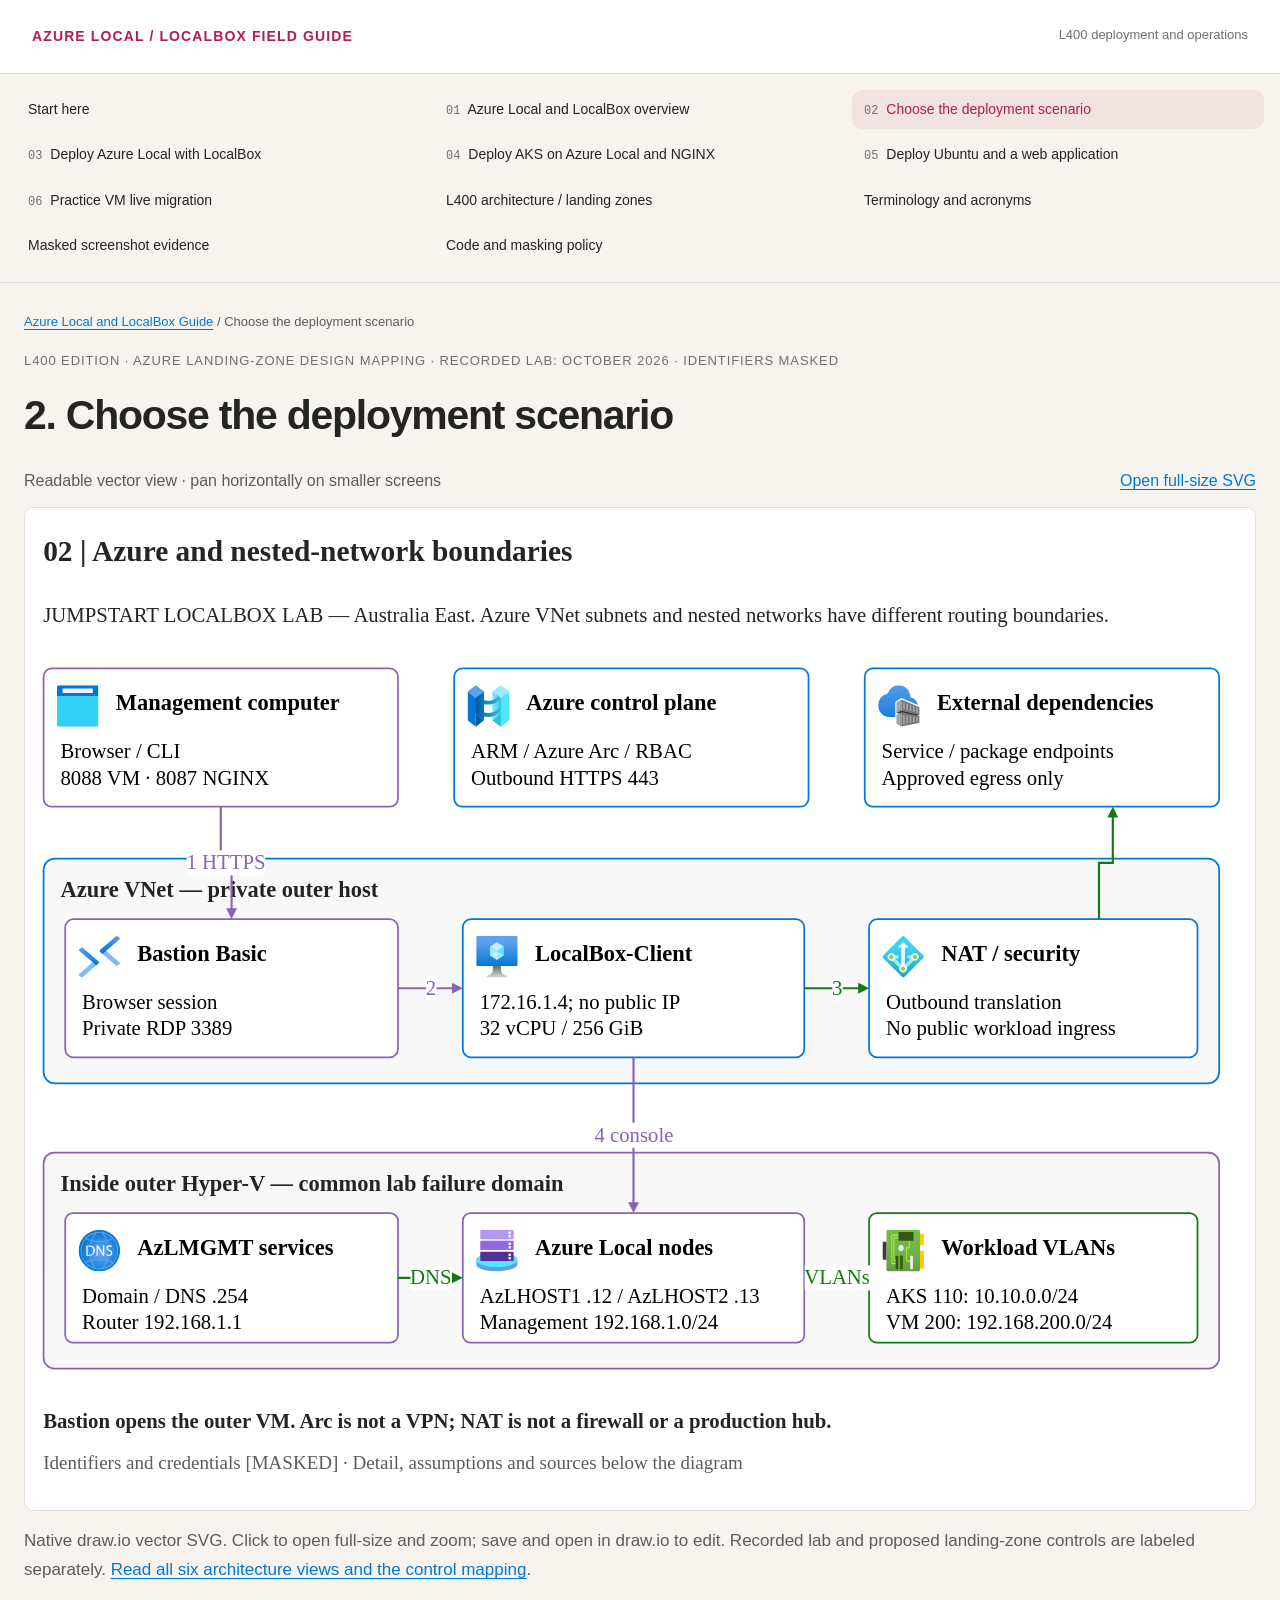
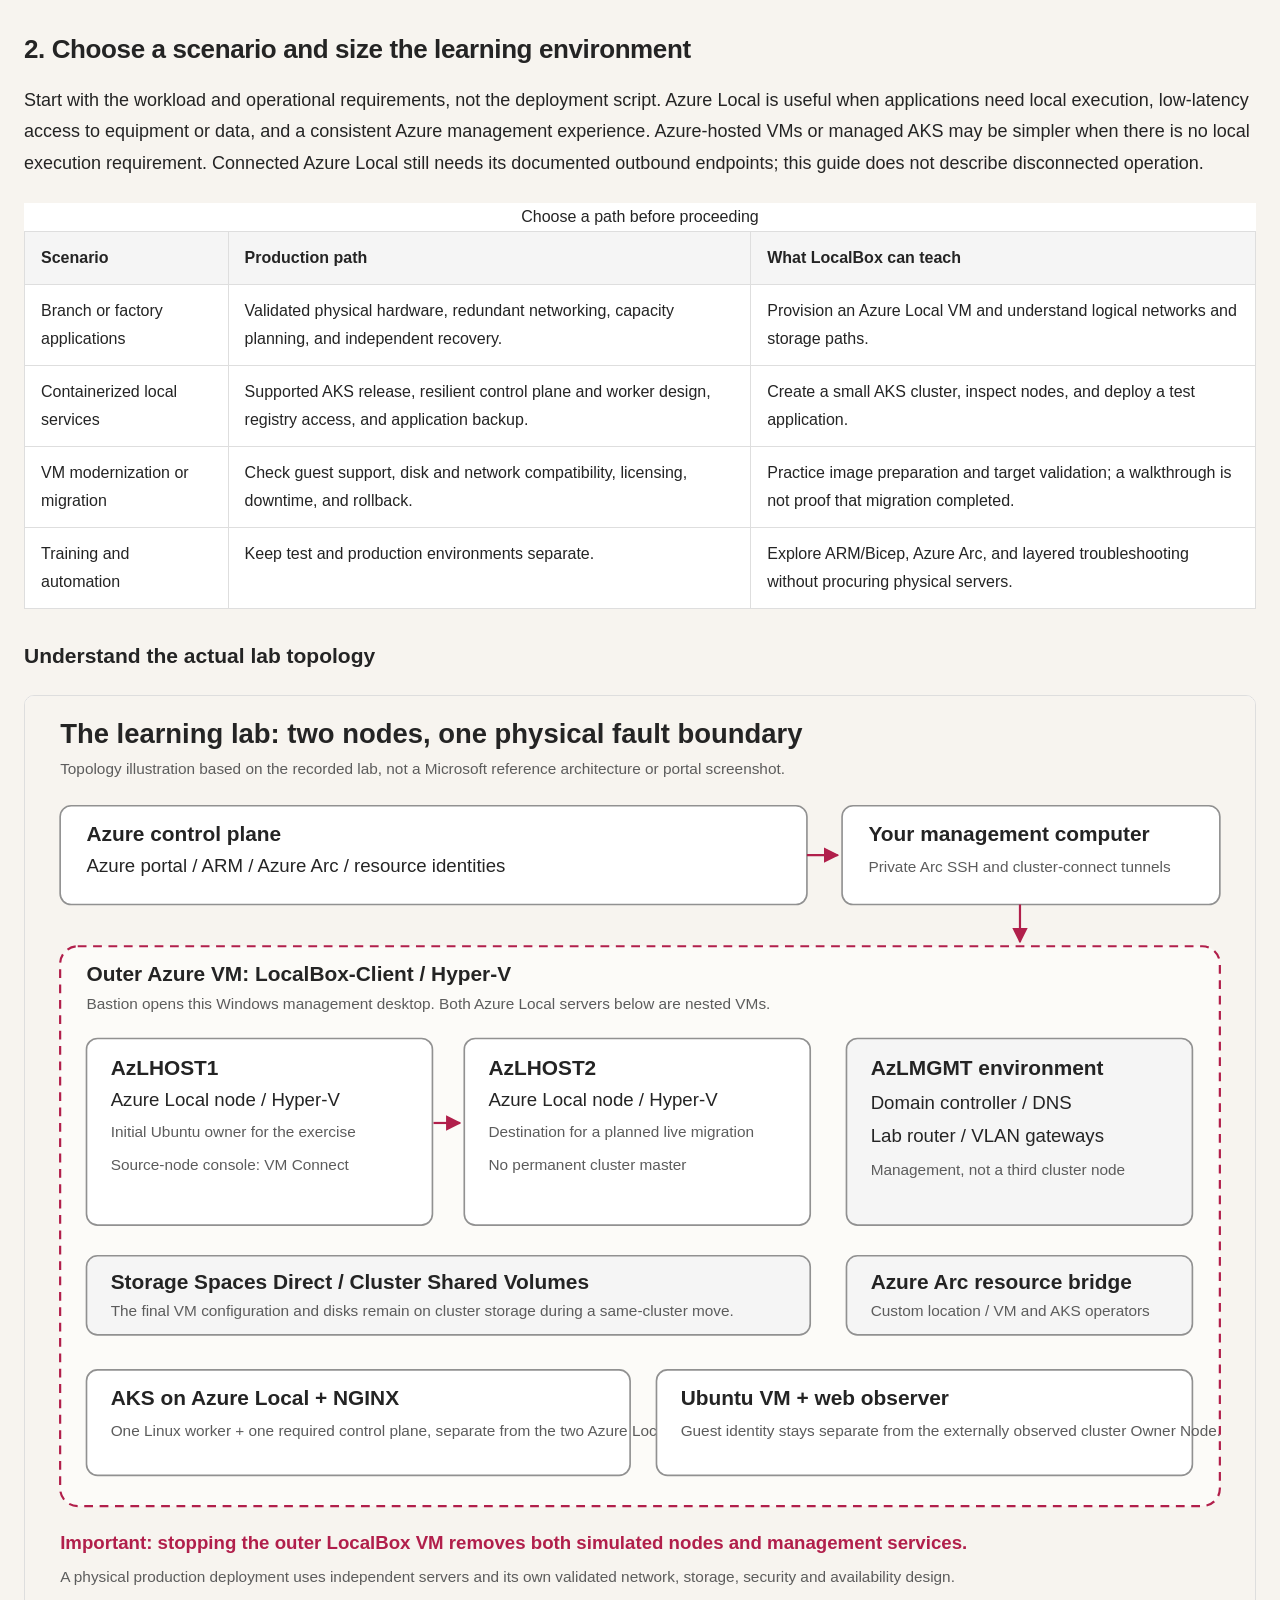
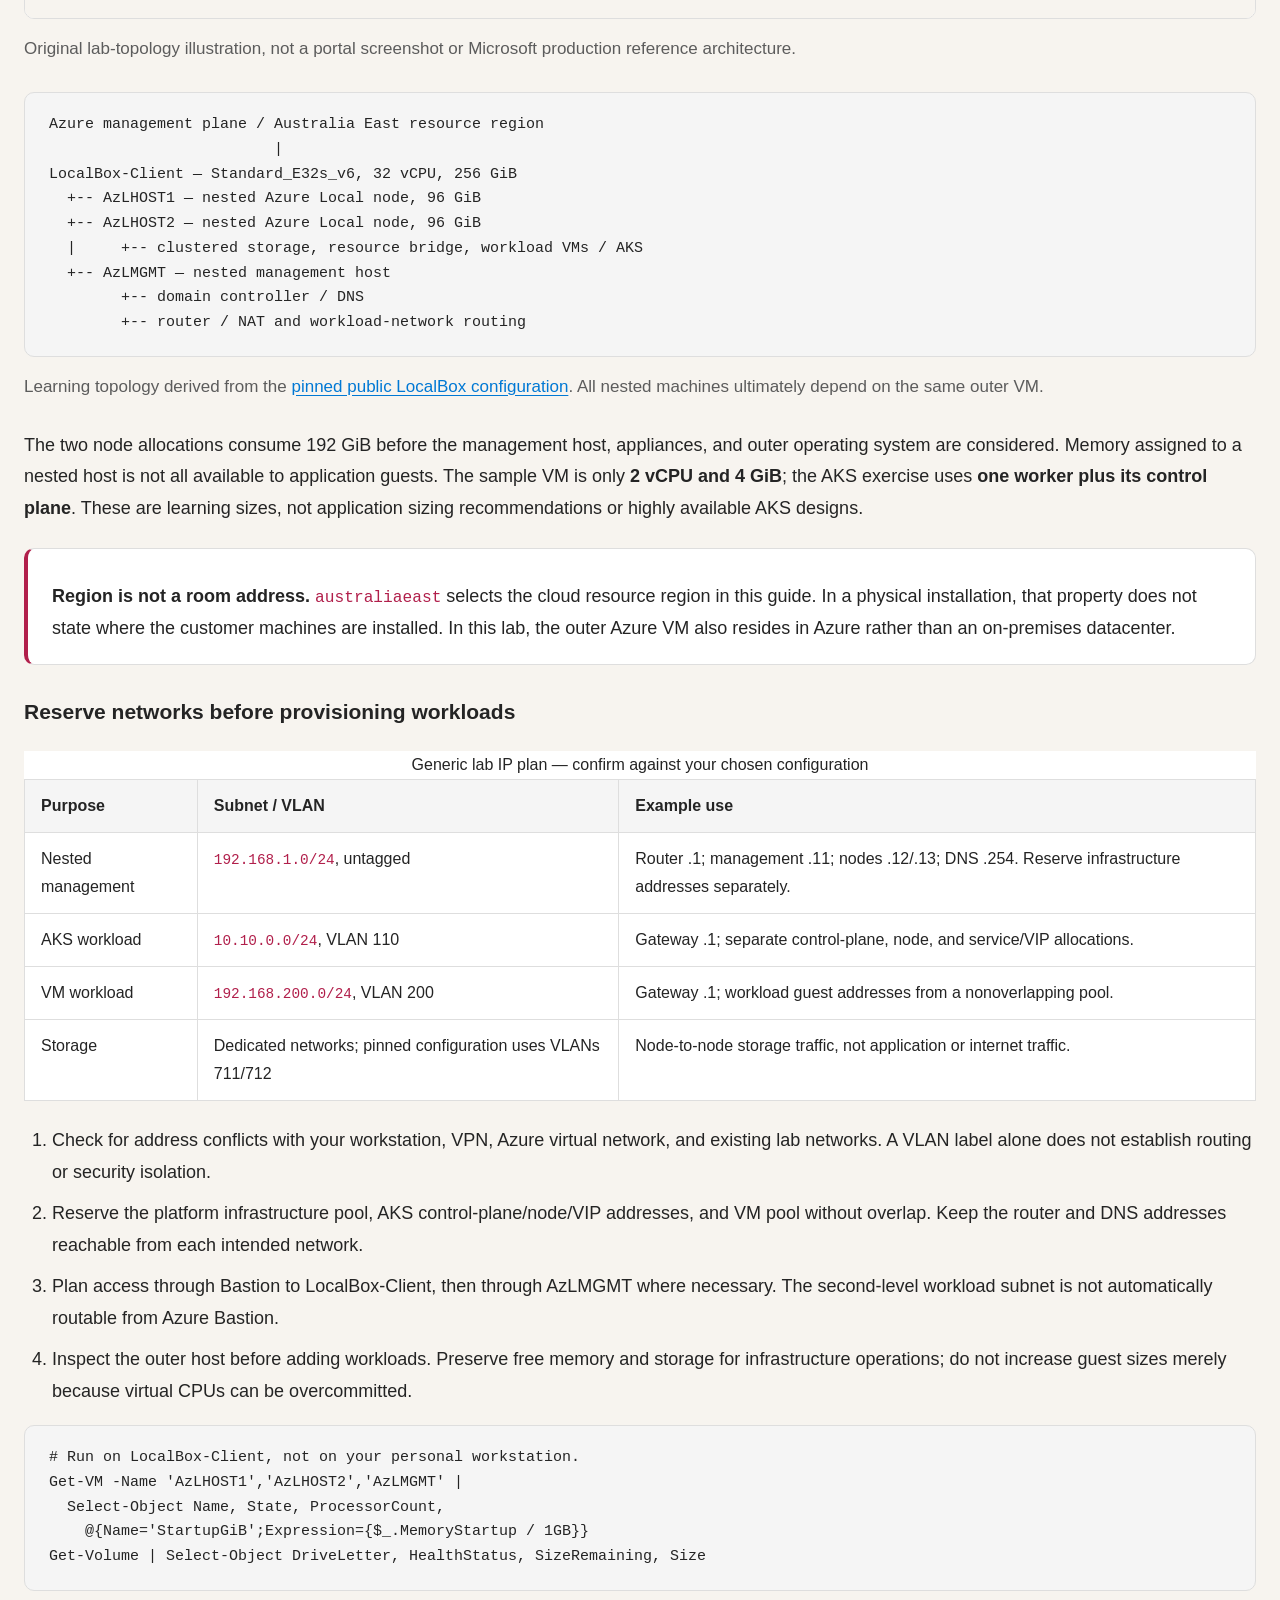
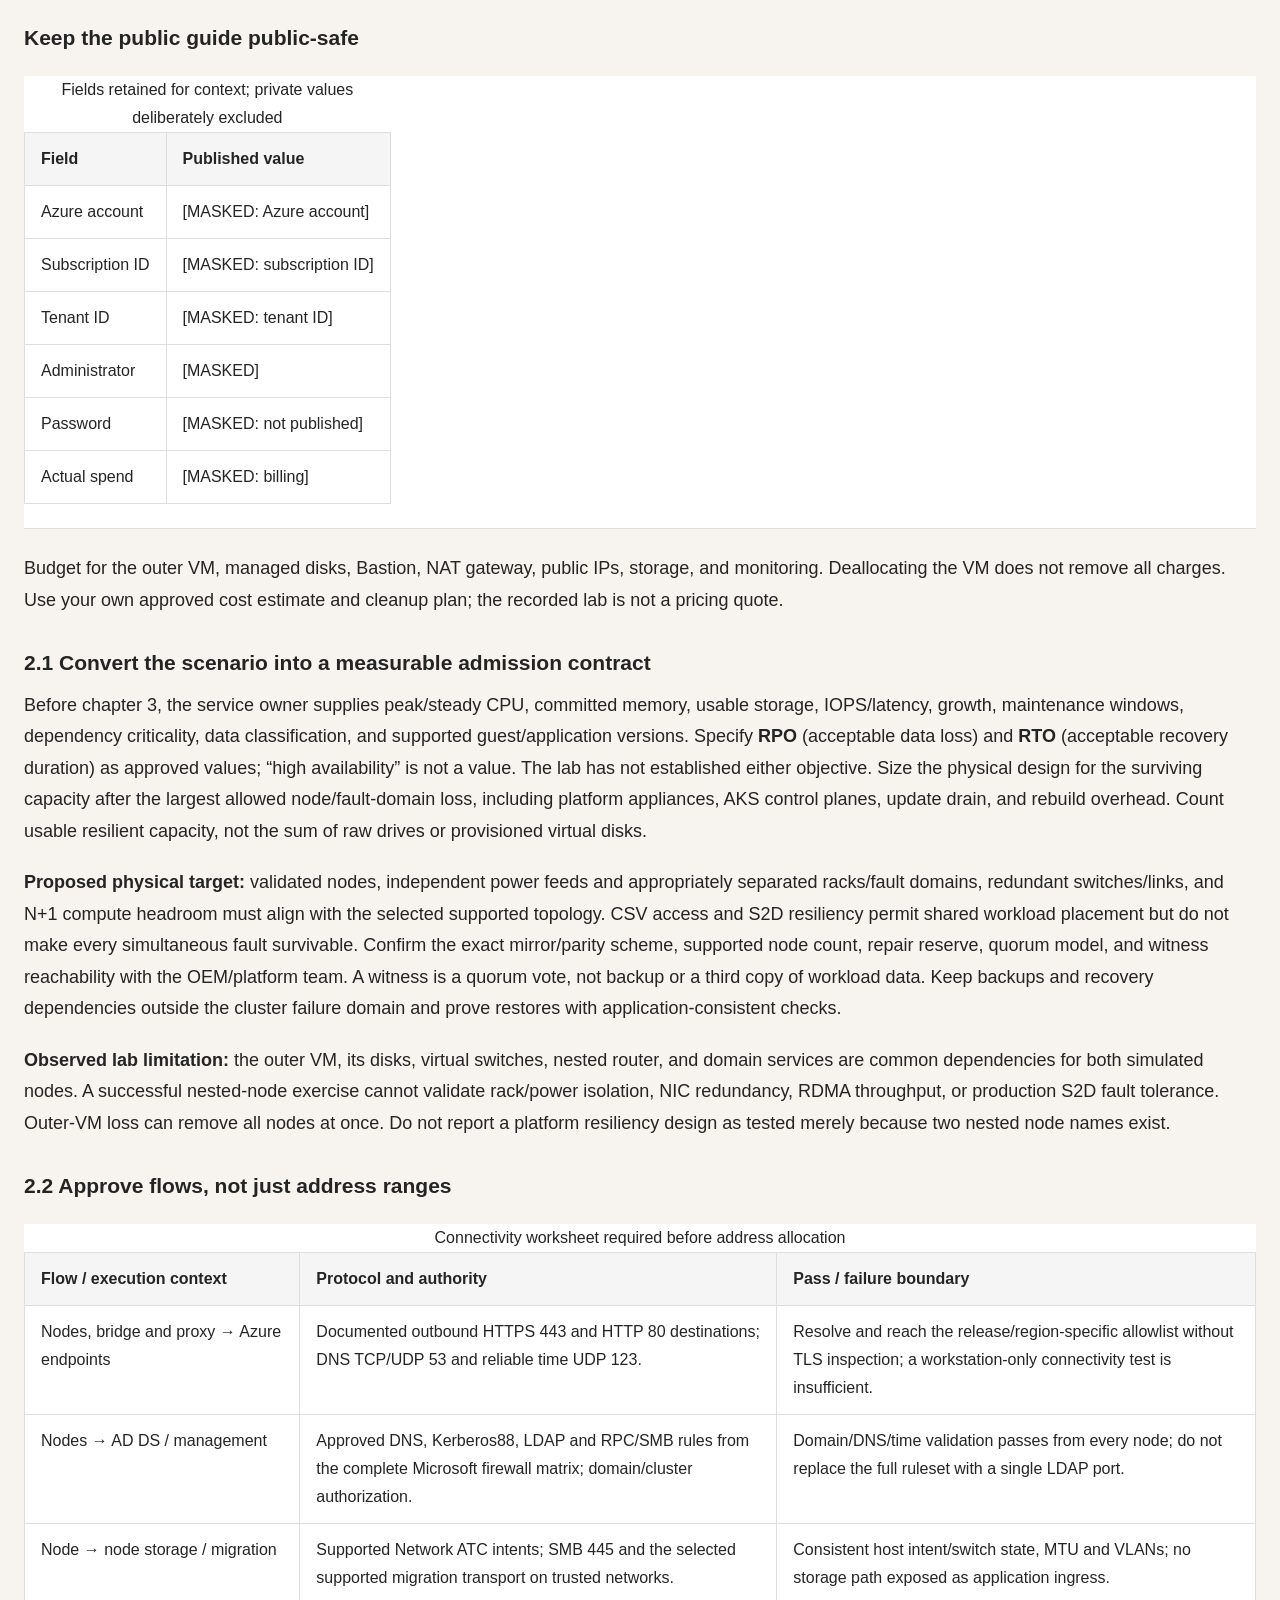
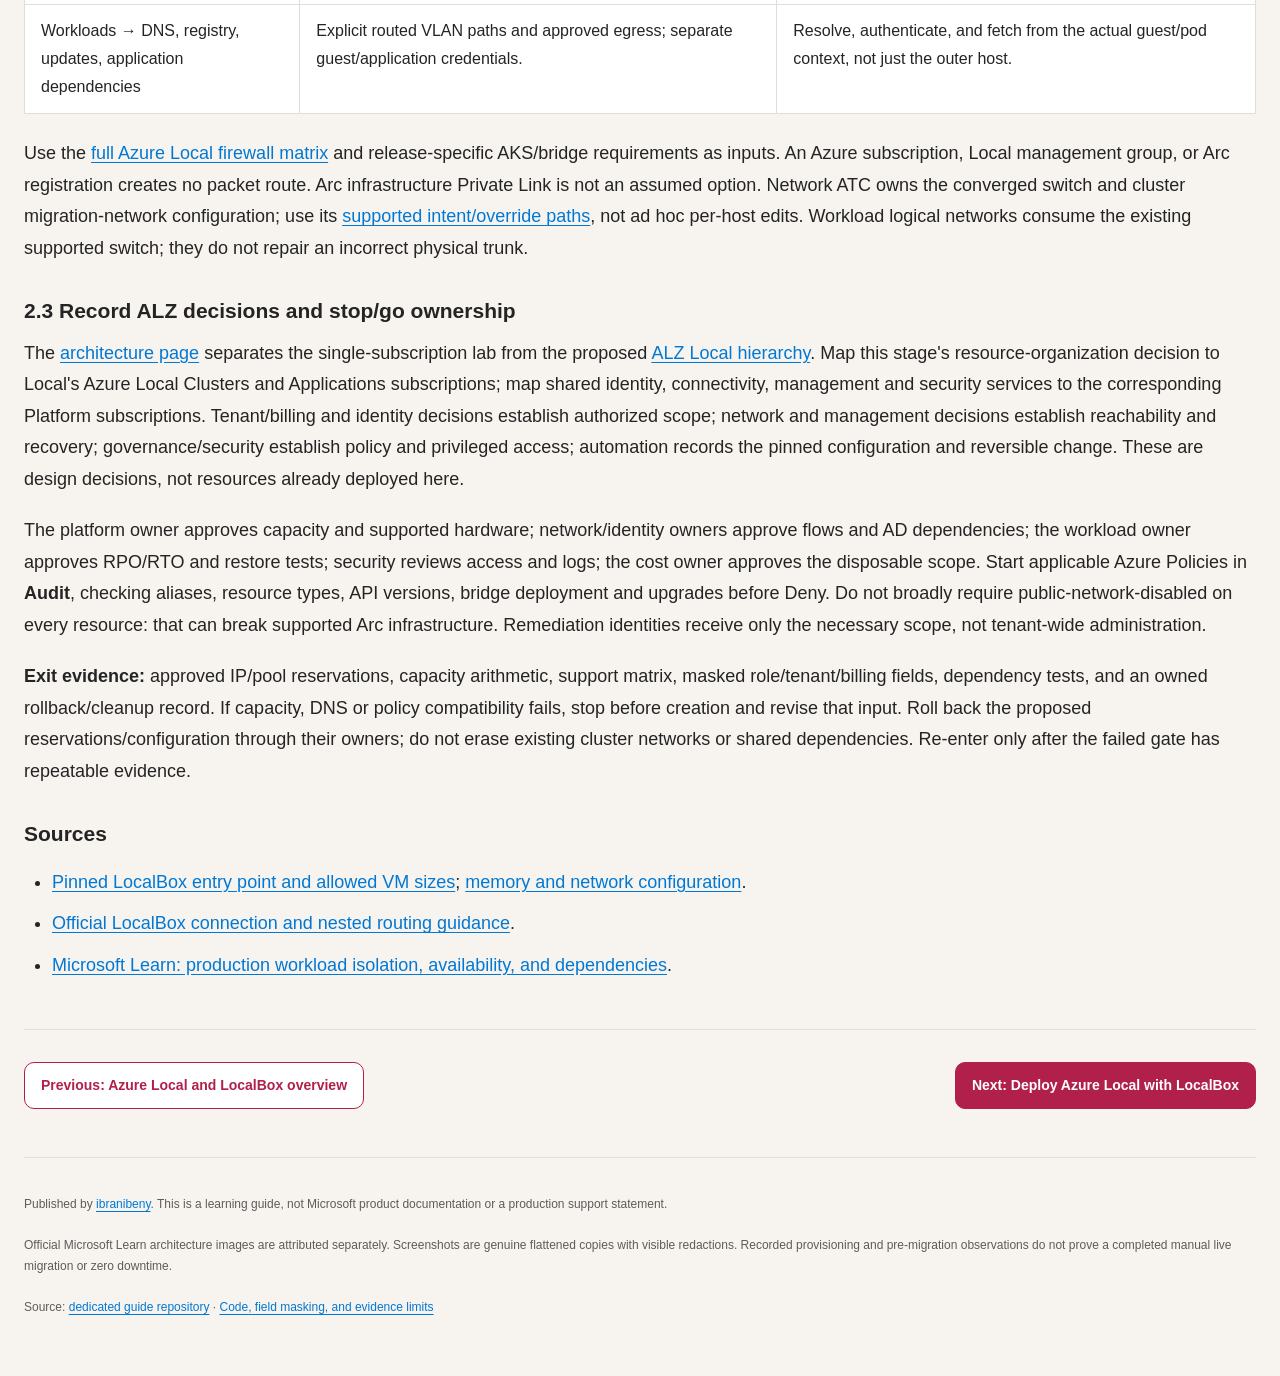
<file: 02-scenarios.html>
<!doctype html>
<html lang="en">
<head>
<meta charset="utf-8">
<meta name="viewport" content="width=device-width, initial-scale=1">
<meta name="description" content="Choose the deployment scenario: a sequential Azure Local learning lab with masked identity fields, official references, and private access.">
<title>Choose the deployment scenario | Azure Local and LocalBox Guide</title>
<link rel="icon" href="data:,">
<script>(() => {
  const param = new URLSearchParams(window.location.search).get("scoutTheme");
  const theme =
    param || (window.matchMedia("(prefers-color-scheme: dark)").matches ? "dark" : "light");
  document.documentElement.setAttribute("data-theme", theme);
})();</script>
<link rel="stylesheet" href="assets/site.css">
</head>
<body>
<a class="skip" href="#main">Skip to content</a>
<header class="masthead"><a class="brand" href="index.html">AZURE LOCAL / LOCALBOX FIELD GUIDE</a><span>L400 deployment and operations</span></header>
<div class="layout">
<aside><nav aria-label="Learning path"><a href="index.html">Start here</a><a href="01-overview.html"><span>01</span> Azure Local and LocalBox overview</a><a href="02-scenarios.html" aria-current="page"><span>02</span> Choose the deployment scenario</a><a href="03-deploy.html"><span>03</span> Deploy Azure Local with LocalBox</a><a href="04-aks.html"><span>04</span> Deploy AKS on Azure Local and NGINX</a><a href="05-vm.html"><span>05</span> Deploy Ubuntu and a web application</a><a href="06-migrate.html"><span>06</span> Practice VM live migration</a><a href="architecture.html">L400 architecture / landing zones</a><a href="01-overview.html#terminology">Terminology and acronyms</a><a href="evidence.html">Masked screenshot evidence</a><a href="downloads.html">Code and masking policy</a></nav><p class="sidebar-note">Read in order. Validate each gate before proceeding. Publishing this guide does not authorize deployment or migration.</p></aside>
<main id="main">
<div class="breadcrumbs"><a href="index.html">Azure Local and LocalBox Guide</a> / Choose the deployment scenario</div>
<div class="edition">L400 edition · Azure landing-zone design mapping · Recorded lab: October 2026 · Identifiers masked</div>
<h1>2. Choose the deployment scenario</h1>
<figure class="architecture-view structured-diagram"><div class="diagram-toolbar"><span>Readable vector view · pan horizontally on smaller screens</span><a href="assets/architecture-02.drawio.svg" rel="noopener" target="_blank">Open full-size SVG</a></div><div aria-label="Editable L400 Azure-icon engineering view for Choose the deployment scenario; scroll horizontally if needed" class="diagram-frame" role="region" tabindex="0"><a href="assets/architecture-02.drawio.svg" rel="noopener" target="_blank"><img alt="Editable L400 Azure-icon engineering view for Choose the deployment scenario" src="assets/architecture-02.drawio.svg"/></a></div><figcaption>Native draw.io vector SVG. Click to open full-size and zoom; save and open in draw.io to edit. Recorded lab and proposed landing-zone controls are labeled separately. <a href="architecture.html">Read all six architecture views and the control mapping</a>.</figcaption></figure><h2 id="scenarios">2. Choose a scenario and size the learning environment</h2>
<p>Start with the workload and operational requirements, not the deployment script. Azure Local is useful when applications need local execution, low-latency access to equipment or data, and a consistent Azure management experience. Azure-hosted VMs or managed AKS may be simpler when there is no local execution requirement. Connected Azure Local still needs its documented outbound endpoints; this guide does not describe disconnected operation.</p>
<table>
<caption>Choose a path before proceeding</caption>
<thead><tr><th scope="col">Scenario</th><th scope="col">Production path</th><th scope="col">What LocalBox can teach</th></tr></thead>
<tbody>
<tr><td>Branch or factory applications</td><td>Validated physical hardware, redundant networking, capacity planning, and independent recovery.</td><td>Provision an Azure Local VM and understand logical networks and storage paths.</td></tr>
<tr><td>Containerized local services</td><td>Supported AKS release, resilient control plane and worker design, registry access, and application backup.</td><td>Create a small AKS cluster, inspect nodes, and deploy a test application.</td></tr>
<tr><td>VM modernization or migration</td><td>Check guest support, disk and network compatibility, licensing, downtime, and rollback.</td><td>Practice image preparation and target validation; a walkthrough is not proof that migration completed.</td></tr>
<tr><td>Training and automation</td><td>Keep test and production environments separate.</td><td>Explore ARM/Bicep, Azure Arc, and layered troubleshooting without procuring physical servers.</td></tr>
</tbody>
</table>
<h3>Understand the actual lab topology</h3>
<figure><img alt="Illustration of the nested LocalBox lab, with both Azure Local nodes inside one outer VM" src="assets/lab-topology.svg"/><figcaption>Original lab-topology illustration, not a portal screenshot or Microsoft production reference architecture.</figcaption></figure>
<figure>
<pre>Azure management plane / Australia East resource region
                         |
LocalBox-Client — Standard_E32s_v6, 32 vCPU, 256 GiB
  +-- AzLHOST1 — nested Azure Local node, 96 GiB
  +-- AzLHOST2 — nested Azure Local node, 96 GiB
  |     +-- clustered storage, resource bridge, workload VMs / AKS
  +-- AzLMGMT — nested management host
        +-- domain controller / DNS
        +-- router / NAT and workload-network routing</pre>
<figcaption>Learning topology derived from the <a href="https://github.com/microsoft/azure_arc/blob/e2c114eed98d18105dcf3a718bef965d5112781b/azure_jumpstart_localbox/artifacts/PowerShell/LocalBox-Config.psd1">pinned public LocalBox configuration</a>. All nested machines ultimately depend on the same outer VM.</figcaption>
</figure>
<p>The two node allocations consume 192 GiB before the management host, appliances, and outer operating system are considered. Memory assigned to a nested host is not all available to application guests. The sample VM is only <strong>2 vCPU and 4 GiB</strong>; the AKS exercise uses <strong>one worker plus its control plane</strong>. These are learning sizes, not application sizing recommendations or highly available AKS designs.</p>
<div class="note"><p><strong>Region is not a room address.</strong> <code>australiaeast</code> selects the cloud resource region in this guide. In a physical installation, that property does not state where the customer machines are installed. In this lab, the outer Azure VM also resides in Azure rather than an on-premises datacenter.</p></div>
<h3>Reserve networks before provisioning workloads</h3>
<table>
<caption>Generic lab IP plan — confirm against your chosen configuration</caption>
<thead><tr><th scope="col">Purpose</th><th scope="col">Subnet / VLAN</th><th scope="col">Example use</th></tr></thead>
<tbody>
<tr><td>Nested management</td><td><code>192.168.1.0/24</code>, untagged</td><td>Router .1; management .11; nodes .12/.13; DNS .254. Reserve infrastructure addresses separately.</td></tr>
<tr><td>AKS workload</td><td><code>10.10.0.0/24</code>, VLAN 110</td><td>Gateway .1; separate control-plane, node, and service/VIP allocations.</td></tr>
<tr><td>VM workload</td><td><code>192.168.200.0/24</code>, VLAN 200</td><td>Gateway .1; workload guest addresses from a nonoverlapping pool.</td></tr>
<tr><td>Storage</td><td>Dedicated networks; pinned configuration uses VLANs 711/712</td><td>Node-to-node storage traffic, not application or internet traffic.</td></tr>
</tbody>
</table>
<ol class="steps">
<li>Check for address conflicts with your workstation, VPN, Azure virtual network, and existing lab networks. A VLAN label alone does not establish routing or security isolation.</li>
<li>Reserve the platform infrastructure pool, AKS control-plane/node/VIP addresses, and VM pool without overlap. Keep the router and DNS addresses reachable from each intended network.</li>
<li>Plan access through Bastion to LocalBox-Client, then through AzLMGMT where necessary. The second-level workload subnet is not automatically routable from Azure Bastion.</li>
<li>Inspect the outer host before adding workloads. Preserve free memory and storage for infrastructure operations; do not increase guest sizes merely because virtual CPUs can be overcommitted.</li>
</ol>
<pre><code class="language-powershell"># Run on LocalBox-Client, not on your personal workstation.
Get-VM -Name 'AzLHOST1','AzLHOST2','AzLMGMT' |
  Select-Object Name, State, ProcessorCount,
    @{Name='StartupGiB';Expression={$_.MemoryStartup / 1GB}}
Get-Volume | Select-Object DriveLetter, HealthStatus, SizeRemaining, Size</code></pre>
<h3>Keep the public guide public-safe</h3>
<table class="evidence">
<caption>Fields retained for context; private values deliberately excluded</caption>
<thead><tr><th scope="col">Field</th><th scope="col">Published value</th></tr></thead>
<tbody>
<tr><td>Azure account</td><td>[MASKED: Azure account]</td></tr>
<tr><td>Subscription ID</td><td>[MASKED: subscription ID]</td></tr>
<tr><td>Tenant ID</td><td>[MASKED: tenant ID]</td></tr>
<tr><td>Administrator</td><td>[MASKED]</td></tr>
<tr><td>Password</td><td>[MASKED: not published]</td></tr>
<tr><td>Actual spend</td><td>[MASKED: billing]</td></tr>
</tbody>
</table>
<p>Budget for the outer VM, managed disks, Bastion, NAT gateway, public IPs, storage, and monitoring. Deallocating the VM does not remove all charges. Use your own approved cost estimate and cleanup plan; the recorded lab is not a pricing quote.</p>
<h3>2.1 Convert the scenario into a measurable admission contract</h3>
<p>Before chapter 3, the service owner supplies peak/steady CPU, committed memory, usable storage, IOPS/latency, growth, maintenance windows, dependency criticality, data classification, and supported guest/application versions. Specify <strong>RPO</strong> (acceptable data loss) and <strong>RTO</strong> (acceptable recovery duration) as approved values; “high availability” is not a value. The lab has not established either objective. Size the physical design for the surviving capacity after the largest allowed node/fault-domain loss, including platform appliances, AKS control planes, update drain, and rebuild overhead. Count usable resilient capacity, not the sum of raw drives or provisioned virtual disks.</p>
<p><strong>Proposed physical target:</strong> validated nodes, independent power feeds and appropriately separated racks/fault domains, redundant switches/links, and N+1 compute headroom must align with the selected supported topology. CSV access and S2D resiliency permit shared workload placement but do not make every simultaneous fault survivable. Confirm the exact mirror/parity scheme, supported node count, repair reserve, quorum model, and witness reachability with the OEM/platform team. A witness is a quorum vote, not backup or a third copy of workload data. Keep backups and recovery dependencies outside the cluster failure domain and prove restores with application-consistent checks.</p>
<p><strong>Observed lab limitation:</strong> the outer VM, its disks, virtual switches, nested router, and domain services are common dependencies for both simulated nodes. A successful nested-node exercise cannot validate rack/power isolation, NIC redundancy, RDMA throughput, or production S2D fault tolerance. Outer-VM loss can remove all nodes at once. Do not report a platform resiliency design as tested merely because two nested node names exist.</p>
<h3>2.2 Approve flows, not just address ranges</h3>
<table>
<caption>Connectivity worksheet required before address allocation</caption>
<thead><tr><th>Flow / execution context</th><th>Protocol and authority</th><th>Pass / failure boundary</th></tr></thead>
<tbody>
<tr><td>Nodes, bridge and proxy → Azure endpoints</td><td>Documented outbound HTTPS 443 and HTTP 80 destinations; DNS TCP/UDP 53 and reliable time UDP 123.</td><td>Resolve and reach the release/region-specific allowlist without TLS inspection; a workstation-only connectivity test is insufficient.</td></tr>
<tr><td>Nodes → AD DS / management</td><td>Approved DNS, Kerberos88, LDAP and RPC/SMB rules from the complete Microsoft firewall matrix; domain/cluster authorization.</td><td>Domain/DNS/time validation passes from every node; do not replace the full ruleset with a single LDAP port.</td></tr>
<tr><td>Node → node storage / migration</td><td>Supported Network ATC intents; SMB 445 and the selected supported migration transport on trusted networks.</td><td>Consistent host intent/switch state, MTU and VLANs; no storage path exposed as application ingress.</td></tr>
<tr><td>Workloads → DNS, registry, updates, application dependencies</td><td>Explicit routed VLAN paths and approved egress; separate guest/application credentials.</td><td>Resolve, authenticate, and fetch from the actual guest/pod context, not just the outer host.</td></tr>
</tbody>
</table>
<p>Use the <a href="https://learn.microsoft.com/azure/azure-local/concepts/firewall-requirements?view=azloc-2609">full Azure Local firewall matrix</a> and release-specific AKS/bridge requirements as inputs. An Azure subscription, Local management group, or Arc registration creates no packet route. Arc infrastructure Private Link is not an assumed option. Network ATC owns the converged switch and cluster migration-network configuration; use its <a href="https://learn.microsoft.com/azure/azure-local/manage/manage-network-atc?view=azloc-2609">supported intent/override paths</a>, not ad hoc per-host edits. Workload logical networks consume the existing supported switch; they do not repair an incorrect physical trunk.</p>
<h3>2.3 Record ALZ decisions and stop/go ownership</h3>
<p>The <a href="architecture.html">architecture page</a> separates the single-subscription lab from the proposed <a href="https://learn.microsoft.com/azure/cloud-adoption-framework/ready/landing-zone/">ALZ Local hierarchy</a>. Map this stage's resource-organization decision to Local's Azure Local Clusters and Applications subscriptions; map shared identity, connectivity, management and security services to the corresponding Platform subscriptions. Tenant/billing and identity decisions establish authorized scope; network and management decisions establish reachability and recovery; governance/security establish policy and privileged access; automation records the pinned configuration and reversible change. These are design decisions, not resources already deployed here.</p>
<p>The platform owner approves capacity and supported hardware; network/identity owners approve flows and AD dependencies; the workload owner approves RPO/RTO and restore tests; security reviews access and logs; the cost owner approves the disposable scope. Start applicable Azure Policies in <strong>Audit</strong>, checking aliases, resource types, API versions, bridge deployment and upgrades before Deny. Do not broadly require public-network-disabled on every resource: that can break supported Arc infrastructure. Remediation identities receive only the necessary scope, not tenant-wide administration.</p>
<p><strong>Exit evidence:</strong> approved IP/pool reservations, capacity arithmetic, support matrix, masked role/tenant/billing fields, dependency tests, and an owned rollback/cleanup record. If capacity, DNS or policy compatibility fails, stop before creation and revise that input. Roll back the proposed reservations/configuration through their owners; do not erase existing cluster networks or shared dependencies. Re-enter only after the failed gate has repeatable evidence.</p>
<h3>Sources</h3>
<ul>
<li><a href="https://github.com/microsoft/azure_arc/blob/e2c114eed98d18105dcf3a718bef965d5112781b/azure_jumpstart_localbox/bicep/main.bicep">Pinned LocalBox entry point and allowed VM sizes</a>; <a href="https://github.com/microsoft/azure_arc/blob/e2c114eed98d18105dcf3a718bef965d5112781b/azure_jumpstart_localbox/artifacts/PowerShell/LocalBox-Config.psd1">memory and network configuration</a>.</li>
<li><a href="https://jumpstart.azure.com/azure_jumpstart_localbox/cloud_deployment">Official LocalBox connection and nested routing guidance</a>.</li>
<li><a href="https://learn.microsoft.com/en-us/azure/architecture/hybrid/azure-local-baseline">Microsoft Learn: production workload isolation, availability, and dependencies</a>.</li>
</ul>

<div class="pager"><a class="button secondary" href="01-overview.html">Previous: Azure Local and LocalBox overview</a><a class="button" href="03-deploy.html">Next: Deploy Azure Local with LocalBox</a></div>
<footer><p>Published by <a href="https://github.com/ibranibeny">ibranibeny</a>. This is a learning guide, not Microsoft product documentation or a production support statement.</p>
<p>Official Microsoft Learn architecture images are attributed separately. Screenshots are genuine flattened copies with visible redactions. Recorded provisioning and pre-migration observations do not prove a completed manual live migration or zero downtime.</p>
<p>Source: <a href="https://github.com/ibranibeny/azure-local-landing-zone-l400">dedicated guide repository</a> · <a href="downloads.html">Code, field masking, and evidence limits</a></p></footer>
</main></div>
</body></html>
</file>
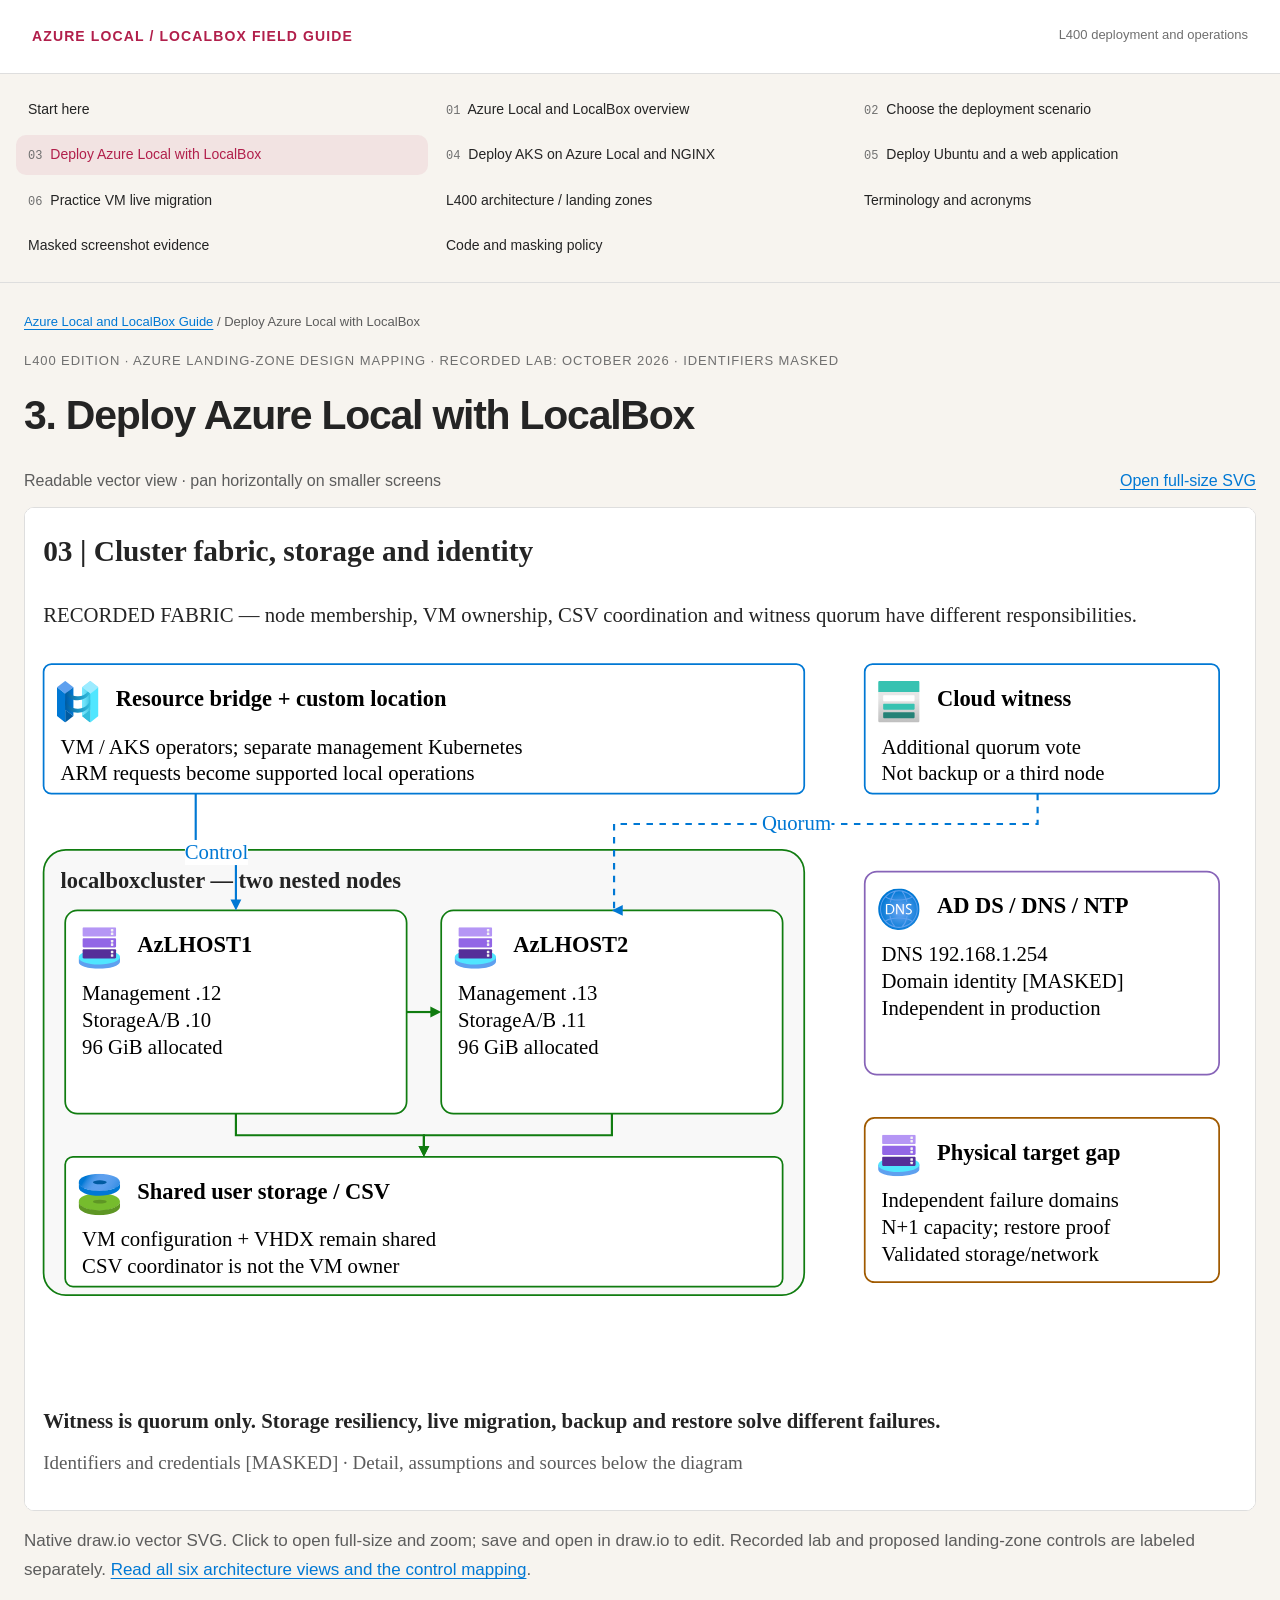
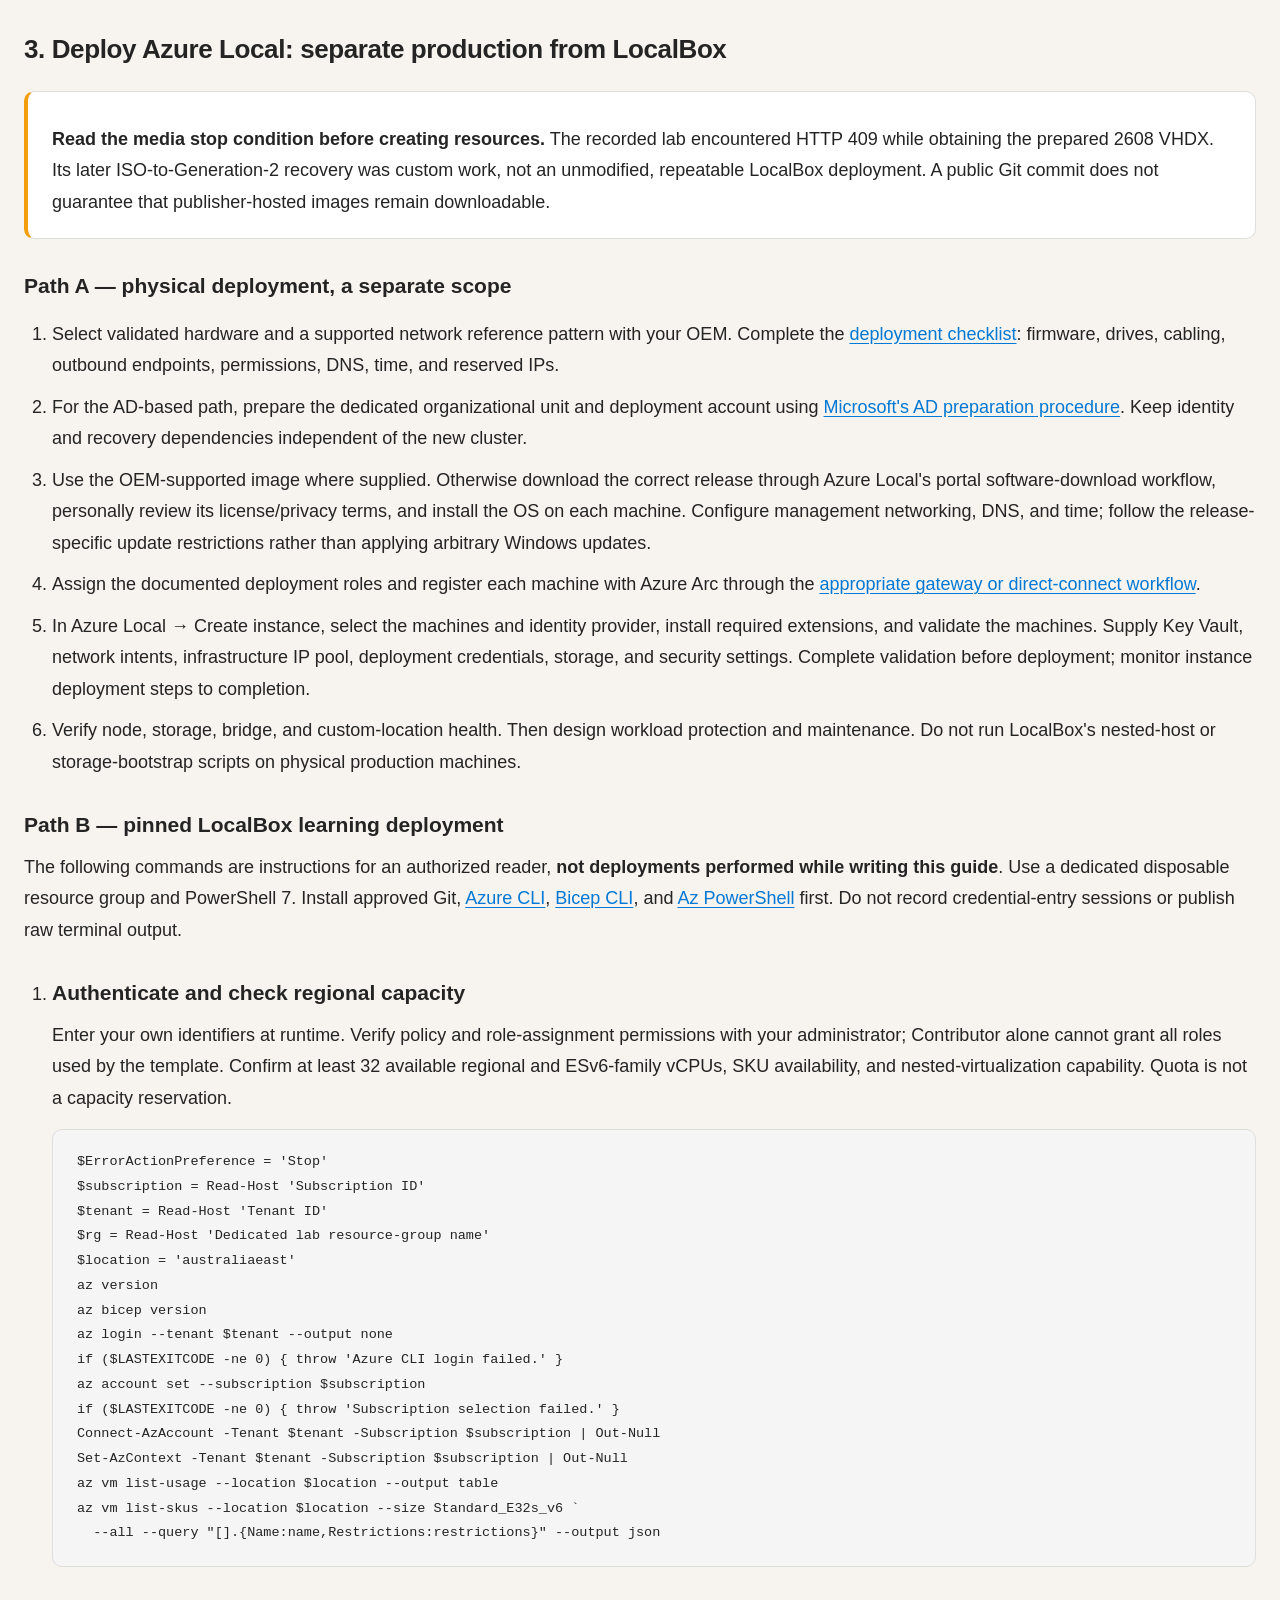
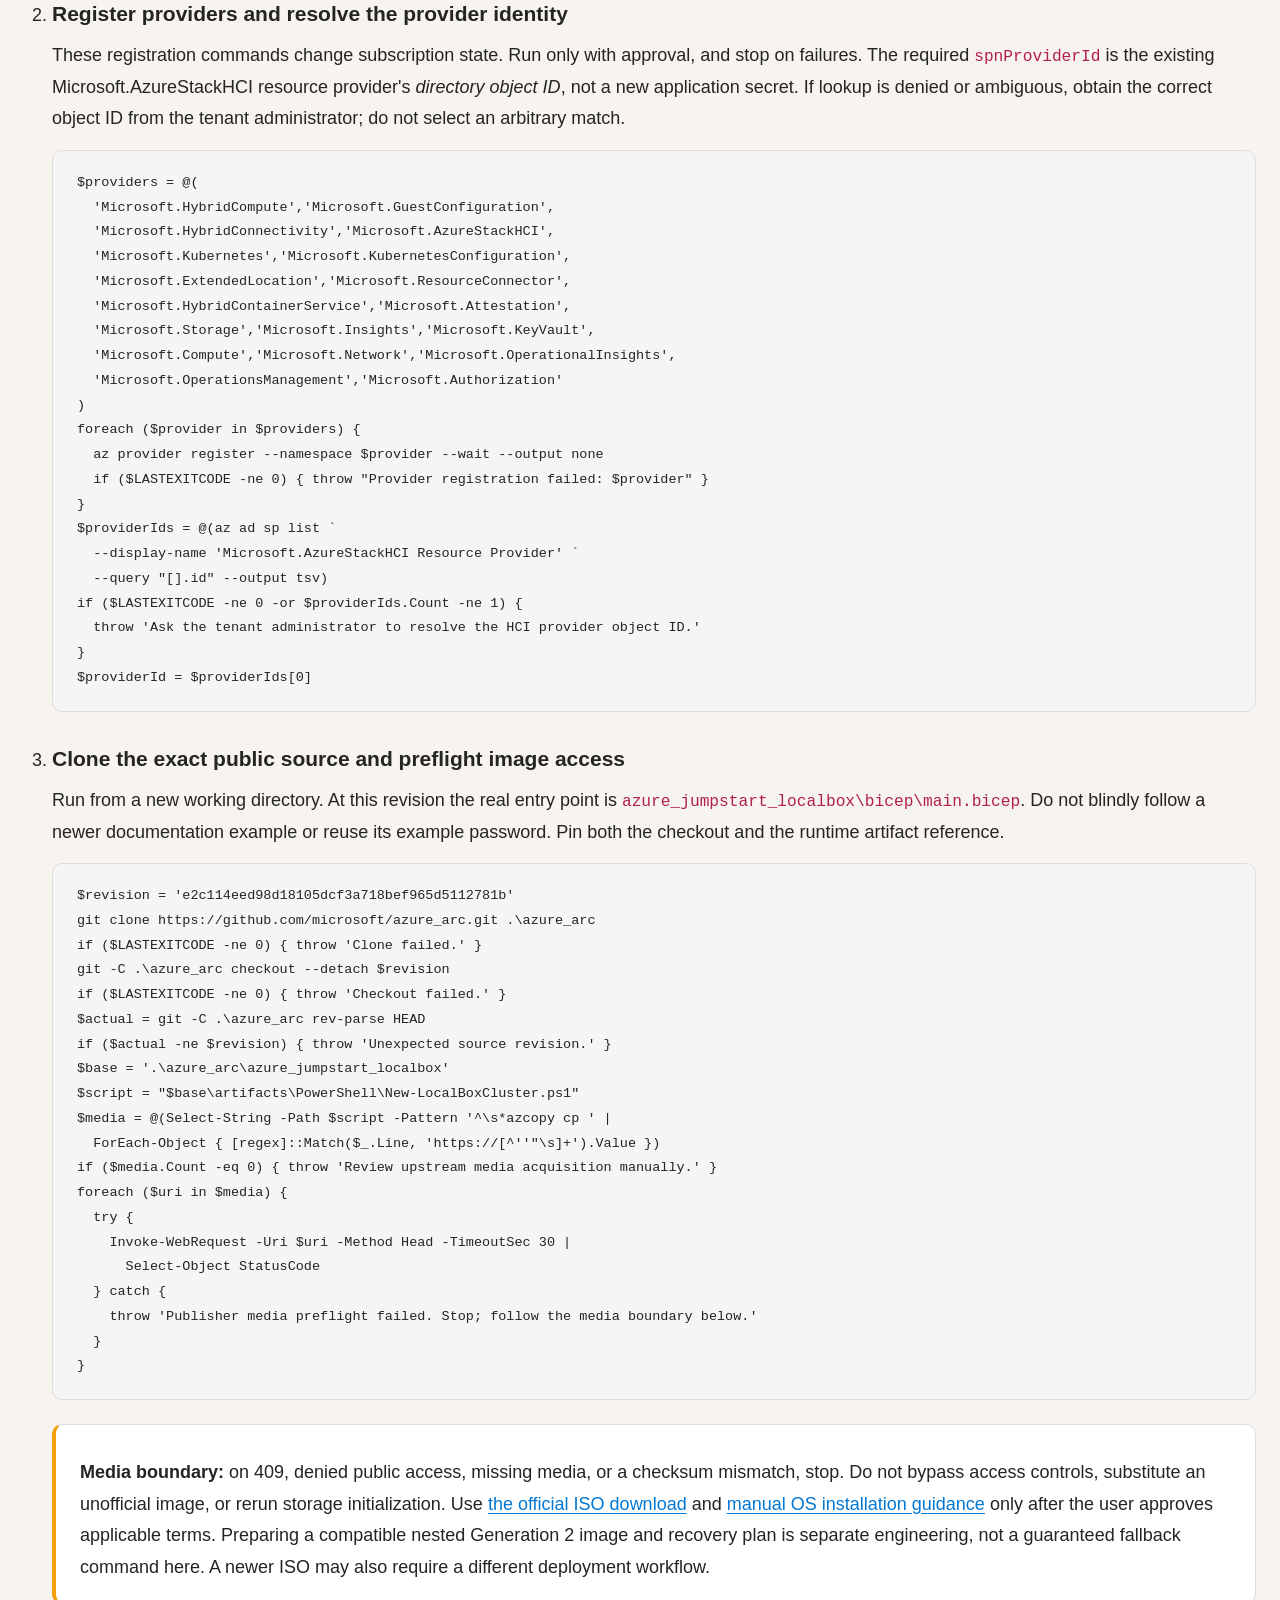
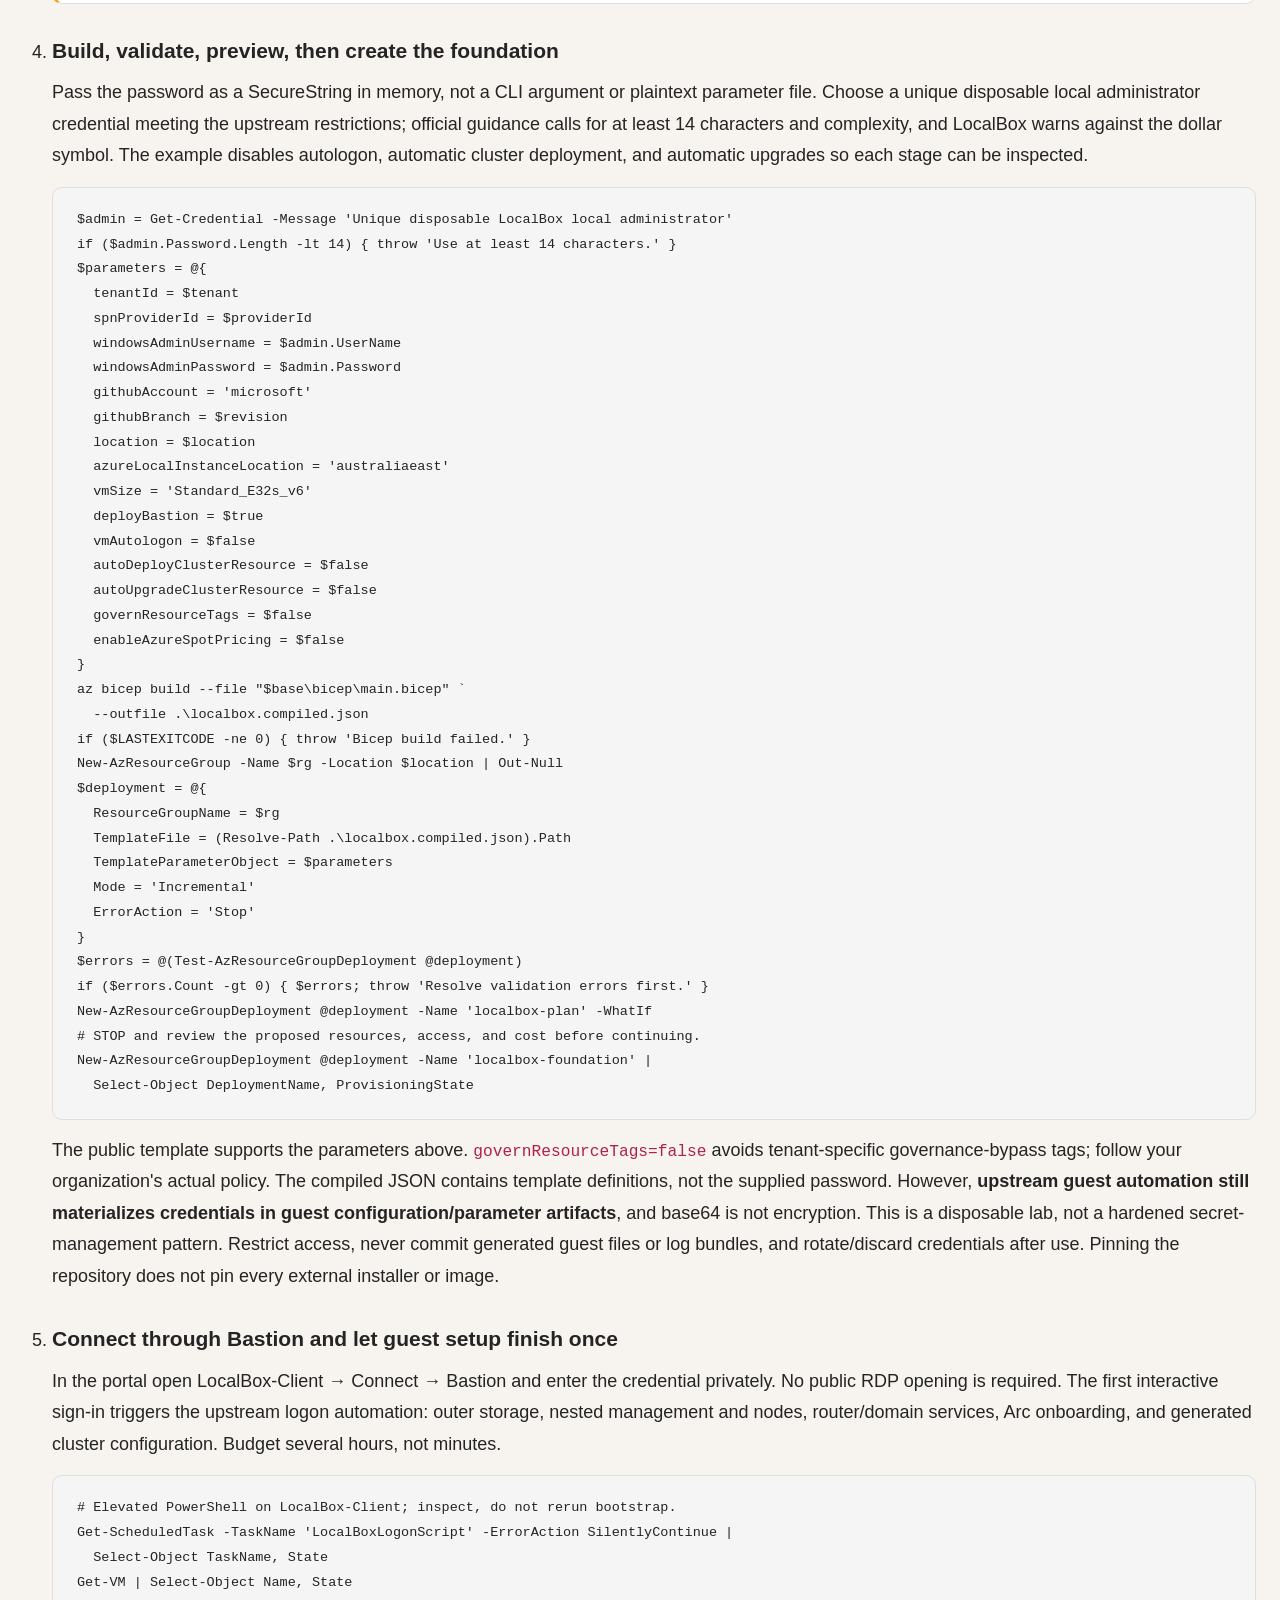
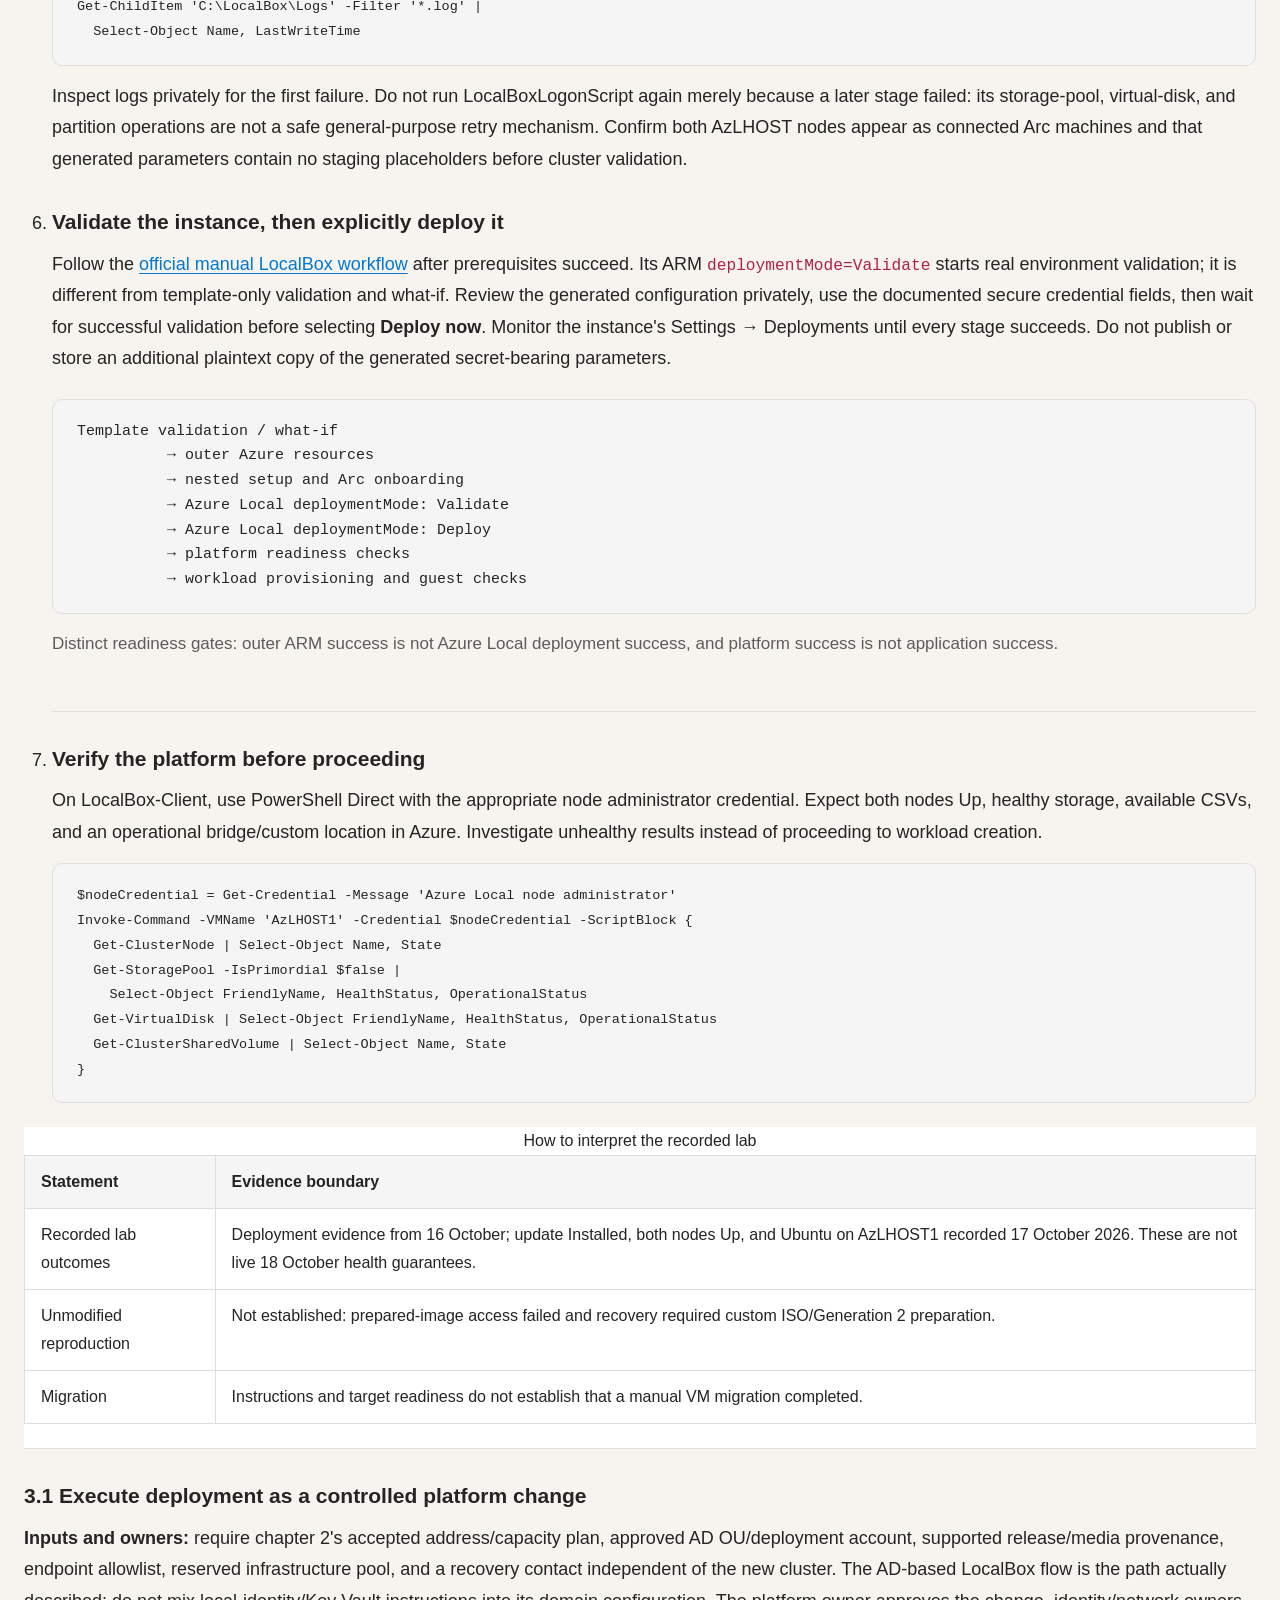
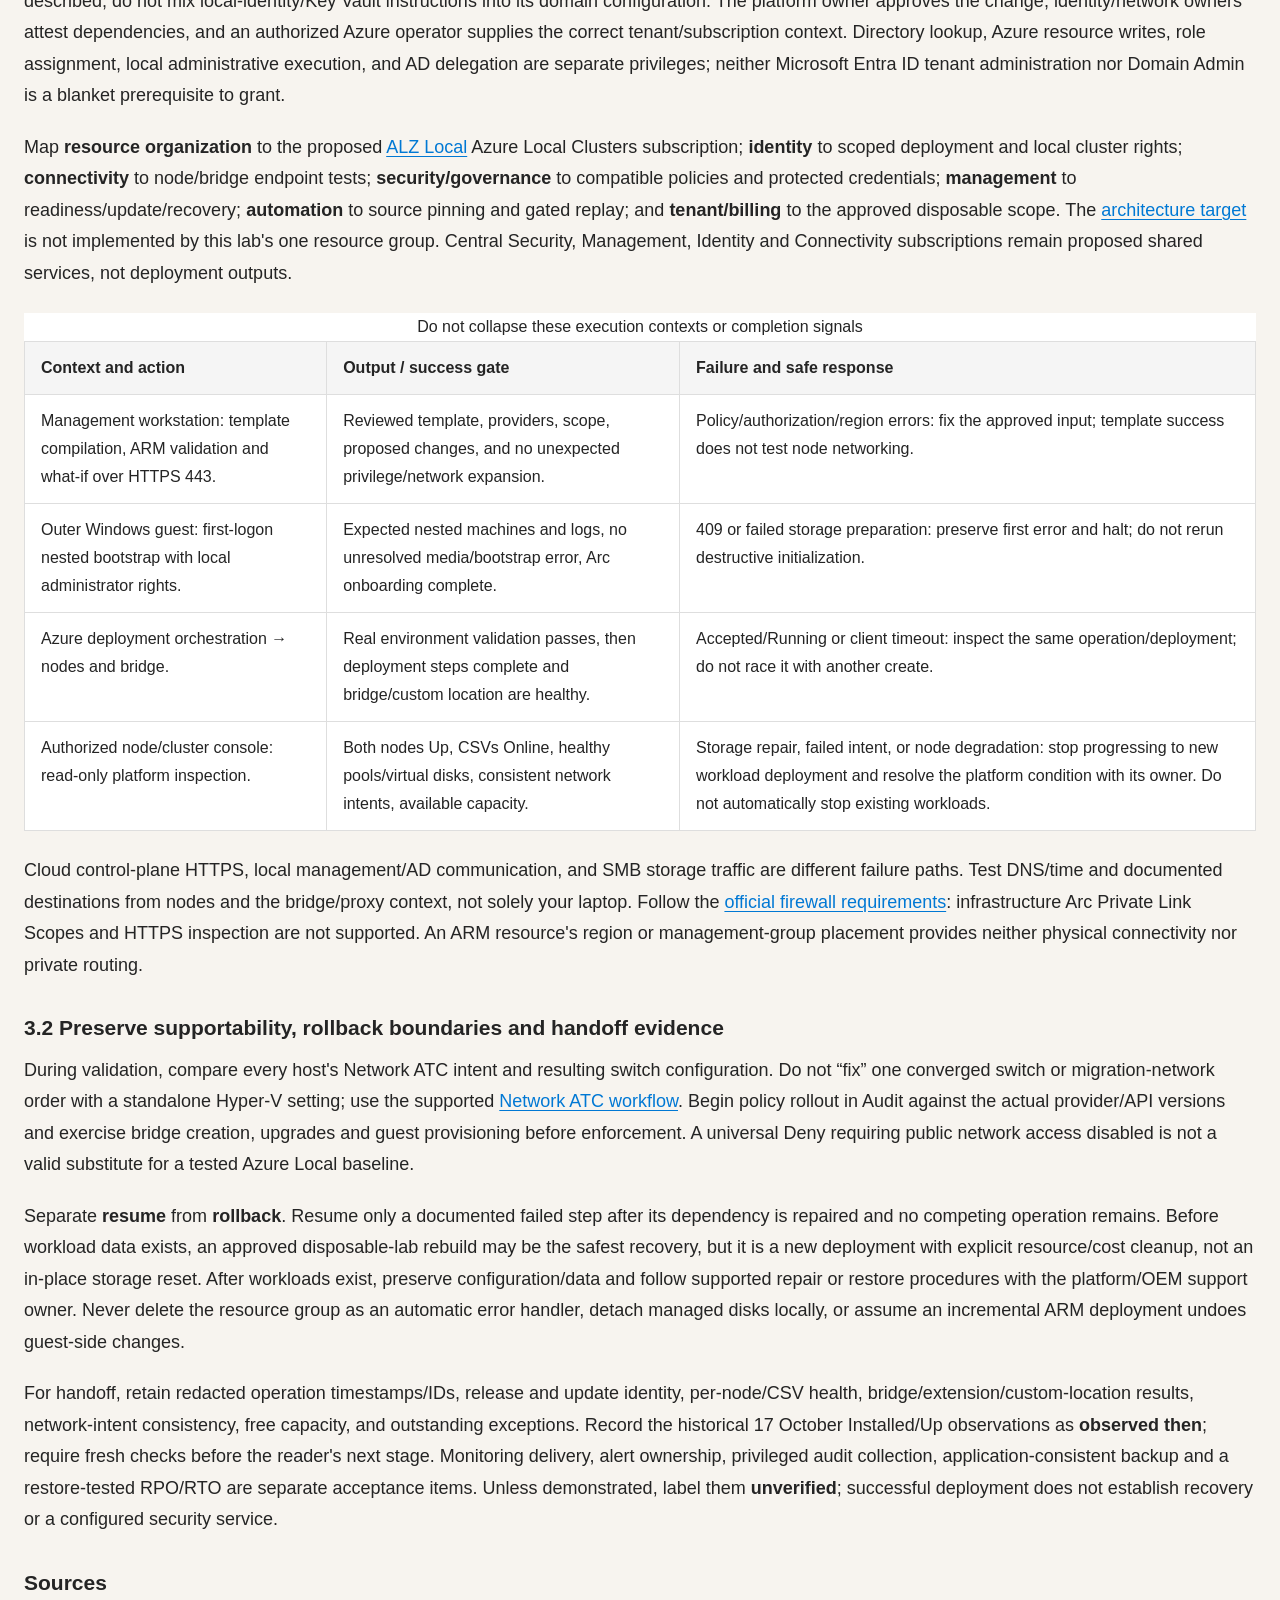
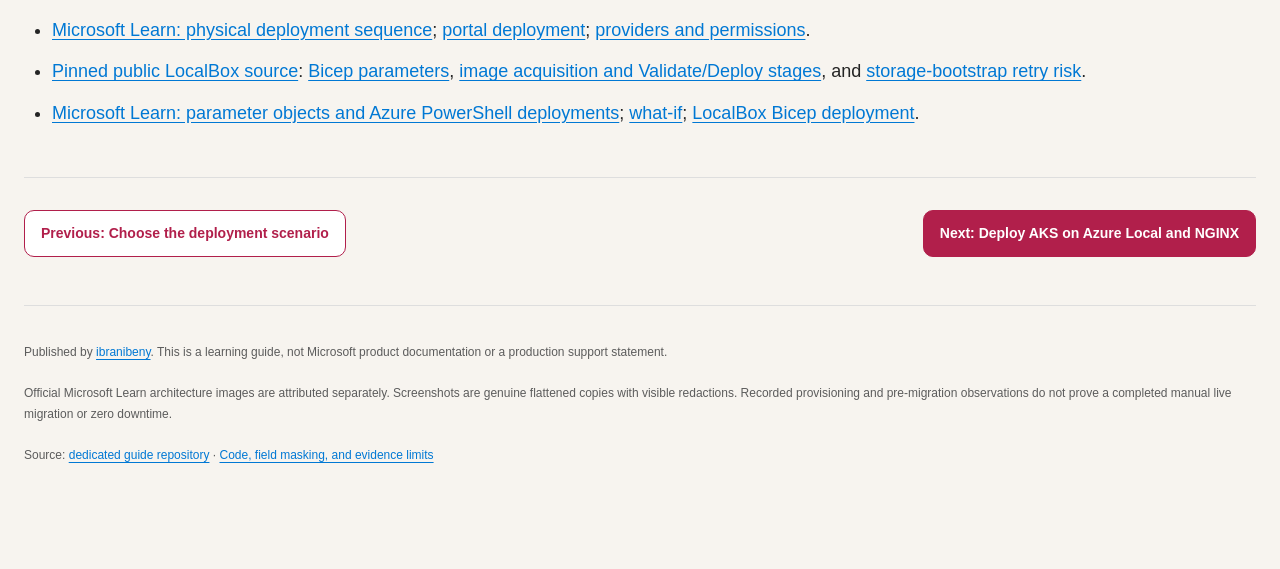
<file: 03-deploy.html>
<!doctype html>
<html lang="en">
<head>
<meta charset="utf-8">
<meta name="viewport" content="width=device-width, initial-scale=1">
<meta name="description" content="Deploy Azure Local with LocalBox: a sequential Azure Local learning lab with masked identity fields, official references, and private access.">
<title>Deploy Azure Local with LocalBox | Azure Local and LocalBox Guide</title>
<link rel="icon" href="data:,">
<script>(() => {
  const param = new URLSearchParams(window.location.search).get("scoutTheme");
  const theme =
    param || (window.matchMedia("(prefers-color-scheme: dark)").matches ? "dark" : "light");
  document.documentElement.setAttribute("data-theme", theme);
})();</script>
<link rel="stylesheet" href="assets/site.css">
</head>
<body>
<a class="skip" href="#main">Skip to content</a>
<header class="masthead"><a class="brand" href="index.html">AZURE LOCAL / LOCALBOX FIELD GUIDE</a><span>L400 deployment and operations</span></header>
<div class="layout">
<aside><nav aria-label="Learning path"><a href="index.html">Start here</a><a href="01-overview.html"><span>01</span> Azure Local and LocalBox overview</a><a href="02-scenarios.html"><span>02</span> Choose the deployment scenario</a><a href="03-deploy.html" aria-current="page"><span>03</span> Deploy Azure Local with LocalBox</a><a href="04-aks.html"><span>04</span> Deploy AKS on Azure Local and NGINX</a><a href="05-vm.html"><span>05</span> Deploy Ubuntu and a web application</a><a href="06-migrate.html"><span>06</span> Practice VM live migration</a><a href="architecture.html">L400 architecture / landing zones</a><a href="01-overview.html#terminology">Terminology and acronyms</a><a href="evidence.html">Masked screenshot evidence</a><a href="downloads.html">Code and masking policy</a></nav><p class="sidebar-note">Read in order. Validate each gate before proceeding. Publishing this guide does not authorize deployment or migration.</p></aside>
<main id="main">
<div class="breadcrumbs"><a href="index.html">Azure Local and LocalBox Guide</a> / Deploy Azure Local with LocalBox</div>
<div class="edition">L400 edition · Azure landing-zone design mapping · Recorded lab: October 2026 · Identifiers masked</div>
<h1>3. Deploy Azure Local with LocalBox</h1>
<figure class="architecture-view structured-diagram"><div class="diagram-toolbar"><span>Readable vector view · pan horizontally on smaller screens</span><a href="assets/architecture-03.drawio.svg" rel="noopener" target="_blank">Open full-size SVG</a></div><div aria-label="Editable L400 Azure-icon engineering view for Deploy Azure Local with LocalBox; scroll horizontally if needed" class="diagram-frame" role="region" tabindex="0"><a href="assets/architecture-03.drawio.svg" rel="noopener" target="_blank"><img alt="Editable L400 Azure-icon engineering view for Deploy Azure Local with LocalBox" src="assets/architecture-03.drawio.svg"/></a></div><figcaption>Native draw.io vector SVG. Click to open full-size and zoom; save and open in draw.io to edit. Recorded lab and proposed landing-zone controls are labeled separately. <a href="architecture.html">Read all six architecture views and the control mapping</a>.</figcaption></figure><h2 id="deploy">3. Deploy Azure Local: separate production from LocalBox</h2>
<div class="warning"><p><strong>Read the media stop condition before creating resources.</strong> The recorded lab encountered HTTP 409 while obtaining the prepared 2608 VHDX. Its later ISO-to-Generation-2 recovery was custom work, not an unmodified, repeatable LocalBox deployment. A public Git commit does not guarantee that publisher-hosted images remain downloadable.</p></div>
<h3>Path A — physical deployment, a separate scope</h3>
<ol class="steps">
<li>Select validated hardware and a supported network reference pattern with your OEM. Complete the <a href="https://learn.microsoft.com/en-us/azure/azure-local/deploy/deployment-prerequisites?view=azloc-2609">deployment checklist</a>: firmware, drives, cabling, outbound endpoints, permissions, DNS, time, and reserved IPs.</li>
<li>For the AD-based path, prepare the dedicated organizational unit and deployment account using <a href="https://learn.microsoft.com/en-us/azure/azure-local/deploy/deployment-prep-active-directory?view=azloc-2609">Microsoft's AD preparation procedure</a>. Keep identity and recovery dependencies independent of the new cluster.</li>
<li>Use the OEM-supported image where supplied. Otherwise download the correct release through Azure Local's portal software-download workflow, personally review its license/privacy terms, and install the OS on each machine. Configure management networking, DNS, and time; follow the release-specific update restrictions rather than applying arbitrary Windows updates.</li>
<li>Assign the documented deployment roles and register each machine with Azure Arc through the <a href="https://learn.microsoft.com/en-us/azure/azure-local/deploy/deployment-introduction?view=azloc-2609">appropriate gateway or direct-connect workflow</a>.</li>
<li>In Azure Local → Create instance, select the machines and identity provider, install required extensions, and validate the machines. Supply Key Vault, network intents, infrastructure IP pool, deployment credentials, storage, and security settings. Complete validation before deployment; monitor instance deployment steps to completion.</li>
<li>Verify node, storage, bridge, and custom-location health. Then design workload protection and maintenance. Do not run LocalBox's nested-host or storage-bootstrap scripts on physical production machines.</li>
</ol>
<h3>Path B — pinned LocalBox learning deployment</h3>
<p>The following commands are instructions for an authorized reader, <strong>not deployments performed while writing this guide</strong>. Use a dedicated disposable resource group and PowerShell 7. Install approved Git, <a href="https://learn.microsoft.com/en-us/cli/azure/install-azure-cli">Azure CLI</a>, <a href="https://learn.microsoft.com/en-us/azure/azure-resource-manager/bicep/install">Bicep CLI</a>, and <a href="https://learn.microsoft.com/en-us/powershell/azure/install-azure-powershell">Az PowerShell</a> first. Do not record credential-entry sessions or publish raw terminal output.</p>
<ol class="steps">
<li>
<h3>Authenticate and check regional capacity</h3>
<p>Enter your own identifiers at runtime. Verify policy and role-assignment permissions with your administrator; Contributor alone cannot grant all roles used by the template. Confirm at least 32 available regional and ESv6-family vCPUs, SKU availability, and nested-virtualization capability. Quota is not a capacity reservation.</p>
<pre><code class="language-powershell">$ErrorActionPreference = 'Stop'
$subscription = Read-Host 'Subscription ID'
$tenant = Read-Host 'Tenant ID'
$rg = Read-Host 'Dedicated lab resource-group name'
$location = 'australiaeast'
az version
az bicep version
az login --tenant $tenant --output none
if ($LASTEXITCODE -ne 0) { throw 'Azure CLI login failed.' }
az account set --subscription $subscription
if ($LASTEXITCODE -ne 0) { throw 'Subscription selection failed.' }
Connect-AzAccount -Tenant $tenant -Subscription $subscription | Out-Null
Set-AzContext -Tenant $tenant -Subscription $subscription | Out-Null
az vm list-usage --location $location --output table
az vm list-skus --location $location --size Standard_E32s_v6 `
  --all --query "[].{Name:name,Restrictions:restrictions}" --output json</code></pre>
</li>
<li>
<h3>Register providers and resolve the provider identity</h3>
<p>These registration commands change subscription state. Run only with approval, and stop on failures. The required <code>spnProviderId</code> is the existing Microsoft.AzureStackHCI resource provider's <em>directory object ID</em>, not a new application secret. If lookup is denied or ambiguous, obtain the correct object ID from the tenant administrator; do not select an arbitrary match.</p>
<pre><code class="language-powershell">$providers = @(
  'Microsoft.HybridCompute','Microsoft.GuestConfiguration',
  'Microsoft.HybridConnectivity','Microsoft.AzureStackHCI',
  'Microsoft.Kubernetes','Microsoft.KubernetesConfiguration',
  'Microsoft.ExtendedLocation','Microsoft.ResourceConnector',
  'Microsoft.HybridContainerService','Microsoft.Attestation',
  'Microsoft.Storage','Microsoft.Insights','Microsoft.KeyVault',
  'Microsoft.Compute','Microsoft.Network','Microsoft.OperationalInsights',
  'Microsoft.OperationsManagement','Microsoft.Authorization'
)
foreach ($provider in $providers) {
  az provider register --namespace $provider --wait --output none
  if ($LASTEXITCODE -ne 0) { throw "Provider registration failed: $provider" }
}
$providerIds = @(az ad sp list `
  --display-name 'Microsoft.AzureStackHCI Resource Provider' `
  --query "[].id" --output tsv)
if ($LASTEXITCODE -ne 0 -or $providerIds.Count -ne 1) {
  throw 'Ask the tenant administrator to resolve the HCI provider object ID.'
}
$providerId = $providerIds[0]</code></pre>
</li>
<li>
<h3>Clone the exact public source and preflight image access</h3>
<p>Run from a new working directory. At this revision the real entry point is <code>azure_jumpstart_localbox\bicep\main.bicep</code>. Do not blindly follow a newer documentation example or reuse its example password. Pin both the checkout and the runtime artifact reference.</p>
<pre><code class="language-powershell">$revision = 'e2c114eed98d18105dcf3a718bef965d5112781b'
git clone https://github.com/microsoft/azure_arc.git .\azure_arc
if ($LASTEXITCODE -ne 0) { throw 'Clone failed.' }
git -C .\azure_arc checkout --detach $revision
if ($LASTEXITCODE -ne 0) { throw 'Checkout failed.' }
$actual = git -C .\azure_arc rev-parse HEAD
if ($actual -ne $revision) { throw 'Unexpected source revision.' }
$base = '.\azure_arc\azure_jumpstart_localbox'
$script = "$base\artifacts\PowerShell\New-LocalBoxCluster.ps1"
$media = @(Select-String -Path $script -Pattern '^\s*azcopy cp ' |
  ForEach-Object { [regex]::Match($_.Line, 'https://[^''"\s]+').Value })
if ($media.Count -eq 0) { throw 'Review upstream media acquisition manually.' }
foreach ($uri in $media) {
  try {
    Invoke-WebRequest -Uri $uri -Method Head -TimeoutSec 30 |
      Select-Object StatusCode
  } catch {
    throw 'Publisher media preflight failed. Stop; follow the media boundary below.'
  }
}</code></pre>
<div class="warning"><p><strong>Media boundary:</strong> on 409, denied public access, missing media, or a checksum mismatch, stop. Do not bypass access controls, substitute an unofficial image, or rerun storage initialization. Use <a href="https://learn.microsoft.com/en-us/azure/azure-local/deploy/download-23h2-software?view=azloc-2609">the official ISO download</a> and <a href="https://learn.microsoft.com/en-us/azure/azure-local/deploy/deployment-install-os?view=azloc-2609">manual OS installation guidance</a> only after the user approves applicable terms. Preparing a compatible nested Generation 2 image and recovery plan is separate engineering, not a guaranteed fallback command here. A newer ISO may also require a different deployment workflow.</p></div>
</li>
<li>
<h3>Build, validate, preview, then create the foundation</h3>
<p>Pass the password as a SecureString in memory, not a CLI argument or plaintext parameter file. Choose a unique disposable local administrator credential meeting the upstream restrictions; official guidance calls for at least 14 characters and complexity, and LocalBox warns against the dollar symbol. The example disables autologon, automatic cluster deployment, and automatic upgrades so each stage can be inspected.</p>
<pre><code class="language-powershell">$admin = Get-Credential -Message 'Unique disposable LocalBox local administrator'
if ($admin.Password.Length -lt 14) { throw 'Use at least 14 characters.' }
$parameters = @{
  tenantId = $tenant
  spnProviderId = $providerId
  windowsAdminUsername = $admin.UserName
  windowsAdminPassword = $admin.Password
  githubAccount = 'microsoft'
  githubBranch = $revision
  location = $location
  azureLocalInstanceLocation = 'australiaeast'
  vmSize = 'Standard_E32s_v6'
  deployBastion = $true
  vmAutologon = $false
  autoDeployClusterResource = $false
  autoUpgradeClusterResource = $false
  governResourceTags = $false
  enableAzureSpotPricing = $false
}
az bicep build --file "$base\bicep\main.bicep" `
  --outfile .\localbox.compiled.json
if ($LASTEXITCODE -ne 0) { throw 'Bicep build failed.' }
New-AzResourceGroup -Name $rg -Location $location | Out-Null
$deployment = @{
  ResourceGroupName = $rg
  TemplateFile = (Resolve-Path .\localbox.compiled.json).Path
  TemplateParameterObject = $parameters
  Mode = 'Incremental'
  ErrorAction = 'Stop'
}
$errors = @(Test-AzResourceGroupDeployment @deployment)
if ($errors.Count -gt 0) { $errors; throw 'Resolve validation errors first.' }
New-AzResourceGroupDeployment @deployment -Name 'localbox-plan' -WhatIf
# STOP and review the proposed resources, access, and cost before continuing.
New-AzResourceGroupDeployment @deployment -Name 'localbox-foundation' |
  Select-Object DeploymentName, ProvisioningState</code></pre>
<p>The public template supports the parameters above. <code>governResourceTags=false</code> avoids tenant-specific governance-bypass tags; follow your organization's actual policy. The compiled JSON contains template definitions, not the supplied password. However, <strong>upstream guest automation still materializes credentials in guest configuration/parameter artifacts</strong>, and base64 is not encryption. This is a disposable lab, not a hardened secret-management pattern. Restrict access, never commit generated guest files or log bundles, and rotate/discard credentials after use. Pinning the repository does not pin every external installer or image.</p>
</li>
<li>
<h3>Connect through Bastion and let guest setup finish once</h3>
<p>In the portal open LocalBox-Client → Connect → Bastion and enter the credential privately. No public RDP opening is required. The first interactive sign-in triggers the upstream logon automation: outer storage, nested management and nodes, router/domain services, Arc onboarding, and generated cluster configuration. Budget several hours, not minutes.</p>
<pre><code class="language-powershell"># Elevated PowerShell on LocalBox-Client; inspect, do not rerun bootstrap.
Get-ScheduledTask -TaskName 'LocalBoxLogonScript' -ErrorAction SilentlyContinue |
  Select-Object TaskName, State
Get-VM | Select-Object Name, State
Get-ChildItem 'C:\LocalBox\Logs' -Filter '*.log' |
  Select-Object Name, LastWriteTime</code></pre>
<p>Inspect logs privately for the first failure. Do not run LocalBoxLogonScript again merely because a later stage failed: its storage-pool, virtual-disk, and partition operations are not a safe general-purpose retry mechanism. Confirm both AzLHOST nodes appear as connected Arc machines and that generated parameters contain no staging placeholders before cluster validation.</p>
</li>
<li>
<h3>Validate the instance, then explicitly deploy it</h3>
<p>Follow the <a href="https://jumpstart.azure.com/azure_jumpstart_localbox/manual_deployment">official manual LocalBox workflow</a> after prerequisites succeed. Its ARM <code>deploymentMode=Validate</code> starts real environment validation; it is different from template-only validation and what-if. Review the generated configuration privately, use the documented secure credential fields, then wait for successful validation before selecting <strong>Deploy now</strong>. Monitor the instance's Settings → Deployments until every stage succeeds. Do not publish or store an additional plaintext copy of the generated secret-bearing parameters.</p>
<figure class="evidence">
<pre>Template validation / what-if
          → outer Azure resources
          → nested setup and Arc onboarding
          → Azure Local deploymentMode: Validate
          → Azure Local deploymentMode: Deploy
          → platform readiness checks
          → workload provisioning and guest checks</pre>
<figcaption>Distinct readiness gates: outer ARM success is not Azure Local deployment success, and platform success is not application success.</figcaption>
</figure>
</li>
<li>
<h3>Verify the platform before proceeding</h3>
<p>On LocalBox-Client, use PowerShell Direct with the appropriate node administrator credential. Expect both nodes Up, healthy storage, available CSVs, and an operational bridge/custom location in Azure. Investigate unhealthy results instead of proceeding to workload creation.</p>
<pre><code class="language-powershell">$nodeCredential = Get-Credential -Message 'Azure Local node administrator'
Invoke-Command -VMName 'AzLHOST1' -Credential $nodeCredential -ScriptBlock {
  Get-ClusterNode | Select-Object Name, State
  Get-StoragePool -IsPrimordial $false |
    Select-Object FriendlyName, HealthStatus, OperationalStatus
  Get-VirtualDisk | Select-Object FriendlyName, HealthStatus, OperationalStatus
  Get-ClusterSharedVolume | Select-Object Name, State
}</code></pre>
</li>
</ol>
<table class="evidence">
<caption>How to interpret the recorded lab</caption>
<thead><tr><th scope="col">Statement</th><th scope="col">Evidence boundary</th></tr></thead>
<tbody>
<tr><td>Recorded lab outcomes</td><td>Deployment evidence from 16 October; update Installed, both nodes Up, and Ubuntu on AzLHOST1 recorded 17 October 2026. These are not live 18 October health guarantees.</td></tr>
<tr><td>Unmodified reproduction</td><td>Not established: prepared-image access failed and recovery required custom ISO/Generation 2 preparation.</td></tr>
<tr><td>Migration</td><td>Instructions and target readiness do not establish that a manual VM migration completed.</td></tr>
</tbody>
</table>
<h3>3.1 Execute deployment as a controlled platform change</h3>
<p><strong>Inputs and owners:</strong> require chapter 2's accepted address/capacity plan, approved AD OU/deployment account, supported release/media provenance, endpoint allowlist, reserved infrastructure pool, and a recovery contact independent of the new cluster. The AD-based LocalBox flow is the path actually described; do not mix local-identity/Key Vault instructions into its domain configuration. The platform owner approves the change, identity/network owners attest dependencies, and an authorized Azure operator supplies the correct tenant/subscription context. Directory lookup, Azure resource writes, role assignment, local administrative execution, and AD delegation are separate privileges; neither Microsoft Entra ID tenant administration nor Domain Admin is a blanket prerequisite to grant.</p>
<p>Map <strong>resource organization</strong> to the proposed <a href="https://learn.microsoft.com/azure/cloud-adoption-framework/ready/landing-zone/">ALZ Local</a> Azure Local Clusters subscription; <strong>identity</strong> to scoped deployment and local cluster rights; <strong>connectivity</strong> to node/bridge endpoint tests; <strong>security/governance</strong> to compatible policies and protected credentials; <strong>management</strong> to readiness/update/recovery; <strong>automation</strong> to source pinning and gated replay; and <strong>tenant/billing</strong> to the approved disposable scope. The <a href="architecture.html">architecture target</a> is not implemented by this lab's one resource group. Central Security, Management, Identity and Connectivity subscriptions remain proposed shared services, not deployment outputs.</p>
<table>
<caption>Do not collapse these execution contexts or completion signals</caption>
<thead><tr><th>Context and action</th><th>Output / success gate</th><th>Failure and safe response</th></tr></thead>
<tbody>
<tr><td>Management workstation: template compilation, ARM validation and what-if over HTTPS 443.</td><td>Reviewed template, providers, scope, proposed changes, and no unexpected privilege/network expansion.</td><td>Policy/authorization/region errors: fix the approved input; template success does not test node networking.</td></tr>
<tr><td>Outer Windows guest: first-logon nested bootstrap with local administrator rights.</td><td>Expected nested machines and logs, no unresolved media/bootstrap error, Arc onboarding complete.</td><td>409 or failed storage preparation: preserve first error and halt; do not rerun destructive initialization.</td></tr>
<tr><td>Azure deployment orchestration → nodes and bridge.</td><td>Real environment validation passes, then deployment steps complete and bridge/custom location are healthy.</td><td>Accepted/Running or client timeout: inspect the same operation/deployment; do not race it with another create.</td></tr>
<tr><td>Authorized node/cluster console: read-only platform inspection.</td><td>Both nodes Up, CSVs Online, healthy pools/virtual disks, consistent network intents, available capacity.</td><td>Storage repair, failed intent, or node degradation: stop progressing to new workload deployment and resolve the platform condition with its owner. Do not automatically stop existing workloads.</td></tr>
</tbody>
</table>
<p>Cloud control-plane HTTPS, local management/AD communication, and SMB storage traffic are different failure paths. Test DNS/time and documented destinations from nodes and the bridge/proxy context, not solely your laptop. Follow the <a href="https://learn.microsoft.com/azure/azure-local/concepts/firewall-requirements?view=azloc-2609">official firewall requirements</a>: infrastructure Arc Private Link Scopes and HTTPS inspection are not supported. An ARM resource's region or management-group placement provides neither physical connectivity nor private routing.</p>
<h3>3.2 Preserve supportability, rollback boundaries and handoff evidence</h3>
<p>During validation, compare every host's Network ATC intent and resulting switch configuration. Do not “fix” one converged switch or migration-network order with a standalone Hyper-V setting; use the supported <a href="https://learn.microsoft.com/azure/azure-local/manage/manage-network-atc?view=azloc-2609">Network ATC workflow</a>. Begin policy rollout in Audit against the actual provider/API versions and exercise bridge creation, upgrades and guest provisioning before enforcement. A universal Deny requiring public network access disabled is not a valid substitute for a tested Azure Local baseline.</p>
<p>Separate <strong>resume</strong> from <strong>rollback</strong>. Resume only a documented failed step after its dependency is repaired and no competing operation remains. Before workload data exists, an approved disposable-lab rebuild may be the safest recovery, but it is a new deployment with explicit resource/cost cleanup, not an in-place storage reset. After workloads exist, preserve configuration/data and follow supported repair or restore procedures with the platform/OEM support owner. Never delete the resource group as an automatic error handler, detach managed disks locally, or assume an incremental ARM deployment undoes guest-side changes.</p>
<p>For handoff, retain redacted operation timestamps/IDs, release and update identity, per-node/CSV health, bridge/extension/custom-location results, network-intent consistency, free capacity, and outstanding exceptions. Record the historical 17 October Installed/Up observations as <strong>observed then</strong>; require fresh checks before the reader's next stage. Monitoring delivery, alert ownership, privileged audit collection, application-consistent backup and a restore-tested RPO/RTO are separate acceptance items. Unless demonstrated, label them <strong>unverified</strong>; successful deployment does not establish recovery or a configured security service.</p>
<h3>Sources</h3>
<ul>
<li><a href="https://learn.microsoft.com/en-us/azure/azure-local/deploy/deployment-introduction?view=azloc-2609">Microsoft Learn: physical deployment sequence</a>; <a href="https://learn.microsoft.com/en-us/azure/azure-local/deploy/deploy-via-portal?view=azloc-2609">portal deployment</a>; <a href="https://learn.microsoft.com/en-us/azure/azure-local/deploy/deployment-arc-register-server-permissions?view=azloc-2609">providers and permissions</a>.</li>
<li><a href="https://github.com/microsoft/azure_arc/tree/e2c114eed98d18105dcf3a718bef965d5112781b/azure_jumpstart_localbox">Pinned public LocalBox source</a>: <a href="https://github.com/microsoft/azure_arc/blob/e2c114eed98d18105dcf3a718bef965d5112781b/azure_jumpstart_localbox/bicep/main.bicep">Bicep parameters</a>, <a href="https://github.com/microsoft/azure_arc/blob/e2c114eed98d18105dcf3a718bef965d5112781b/azure_jumpstart_localbox/artifacts/PowerShell/New-LocalBoxCluster.ps1">image acquisition and Validate/Deploy stages</a>, and <a href="https://github.com/microsoft/azure_arc/blob/e2c114eed98d18105dcf3a718bef965d5112781b/azure_jumpstart_localbox/artifacts/PowerShell/LocalBoxLogonScript.ps1">storage-bootstrap retry risk</a>.</li>
<li><a href="https://learn.microsoft.com/en-us/azure/azure-resource-manager/bicep/deploy-powershell">Microsoft Learn: parameter objects and Azure PowerShell deployments</a>; <a href="https://learn.microsoft.com/en-us/azure/azure-resource-manager/bicep/deploy-what-if">what-if</a>; <a href="https://jumpstart.azure.com/azure_jumpstart_localbox/deployment_az">LocalBox Bicep deployment</a>.</li>
</ul>

<div class="pager"><a class="button secondary" href="02-scenarios.html">Previous: Choose the deployment scenario</a><a class="button" href="04-aks.html">Next: Deploy AKS on Azure Local and NGINX</a></div>
<footer><p>Published by <a href="https://github.com/ibranibeny">ibranibeny</a>. This is a learning guide, not Microsoft product documentation or a production support statement.</p>
<p>Official Microsoft Learn architecture images are attributed separately. Screenshots are genuine flattened copies with visible redactions. Recorded provisioning and pre-migration observations do not prove a completed manual live migration or zero downtime.</p>
<p>Source: <a href="https://github.com/ibranibeny/azure-local-landing-zone-l400">dedicated guide repository</a> · <a href="downloads.html">Code, field masking, and evidence limits</a></p></footer>
</main></div>
</body></html>
</file>
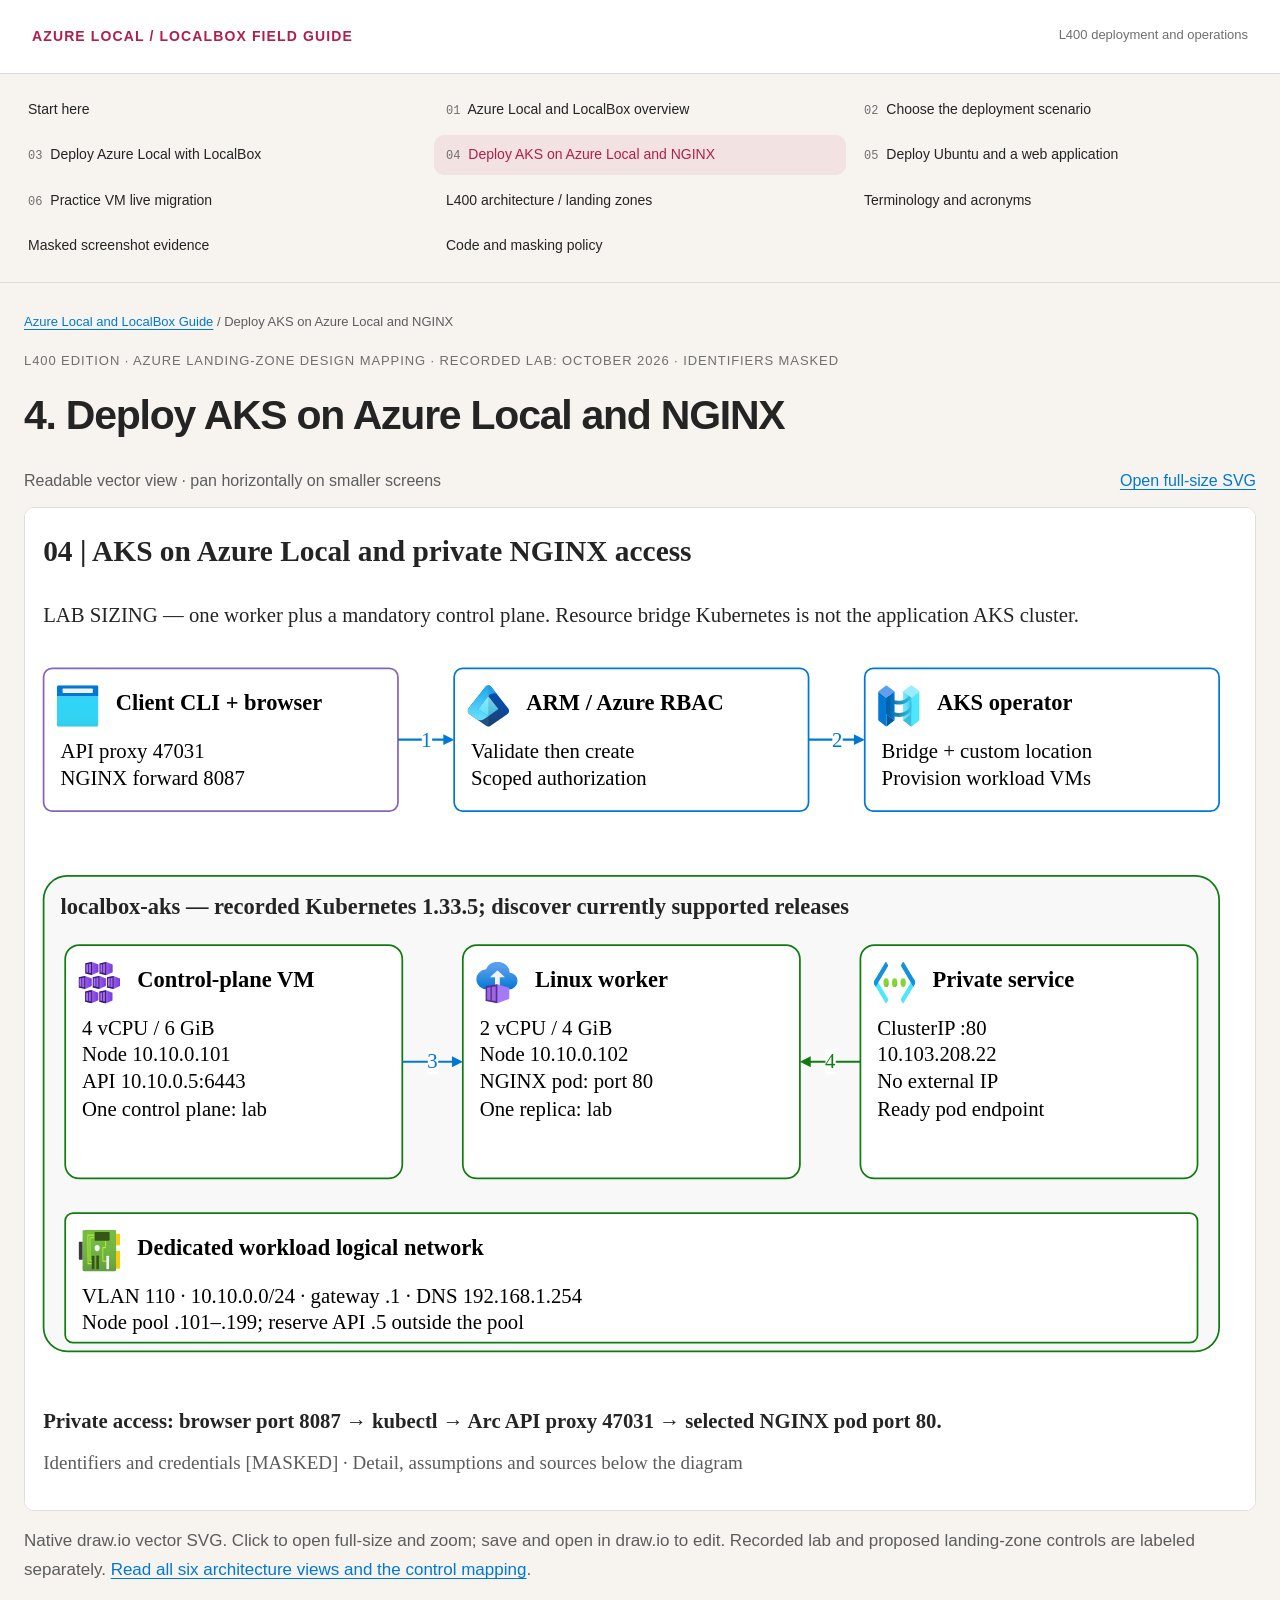
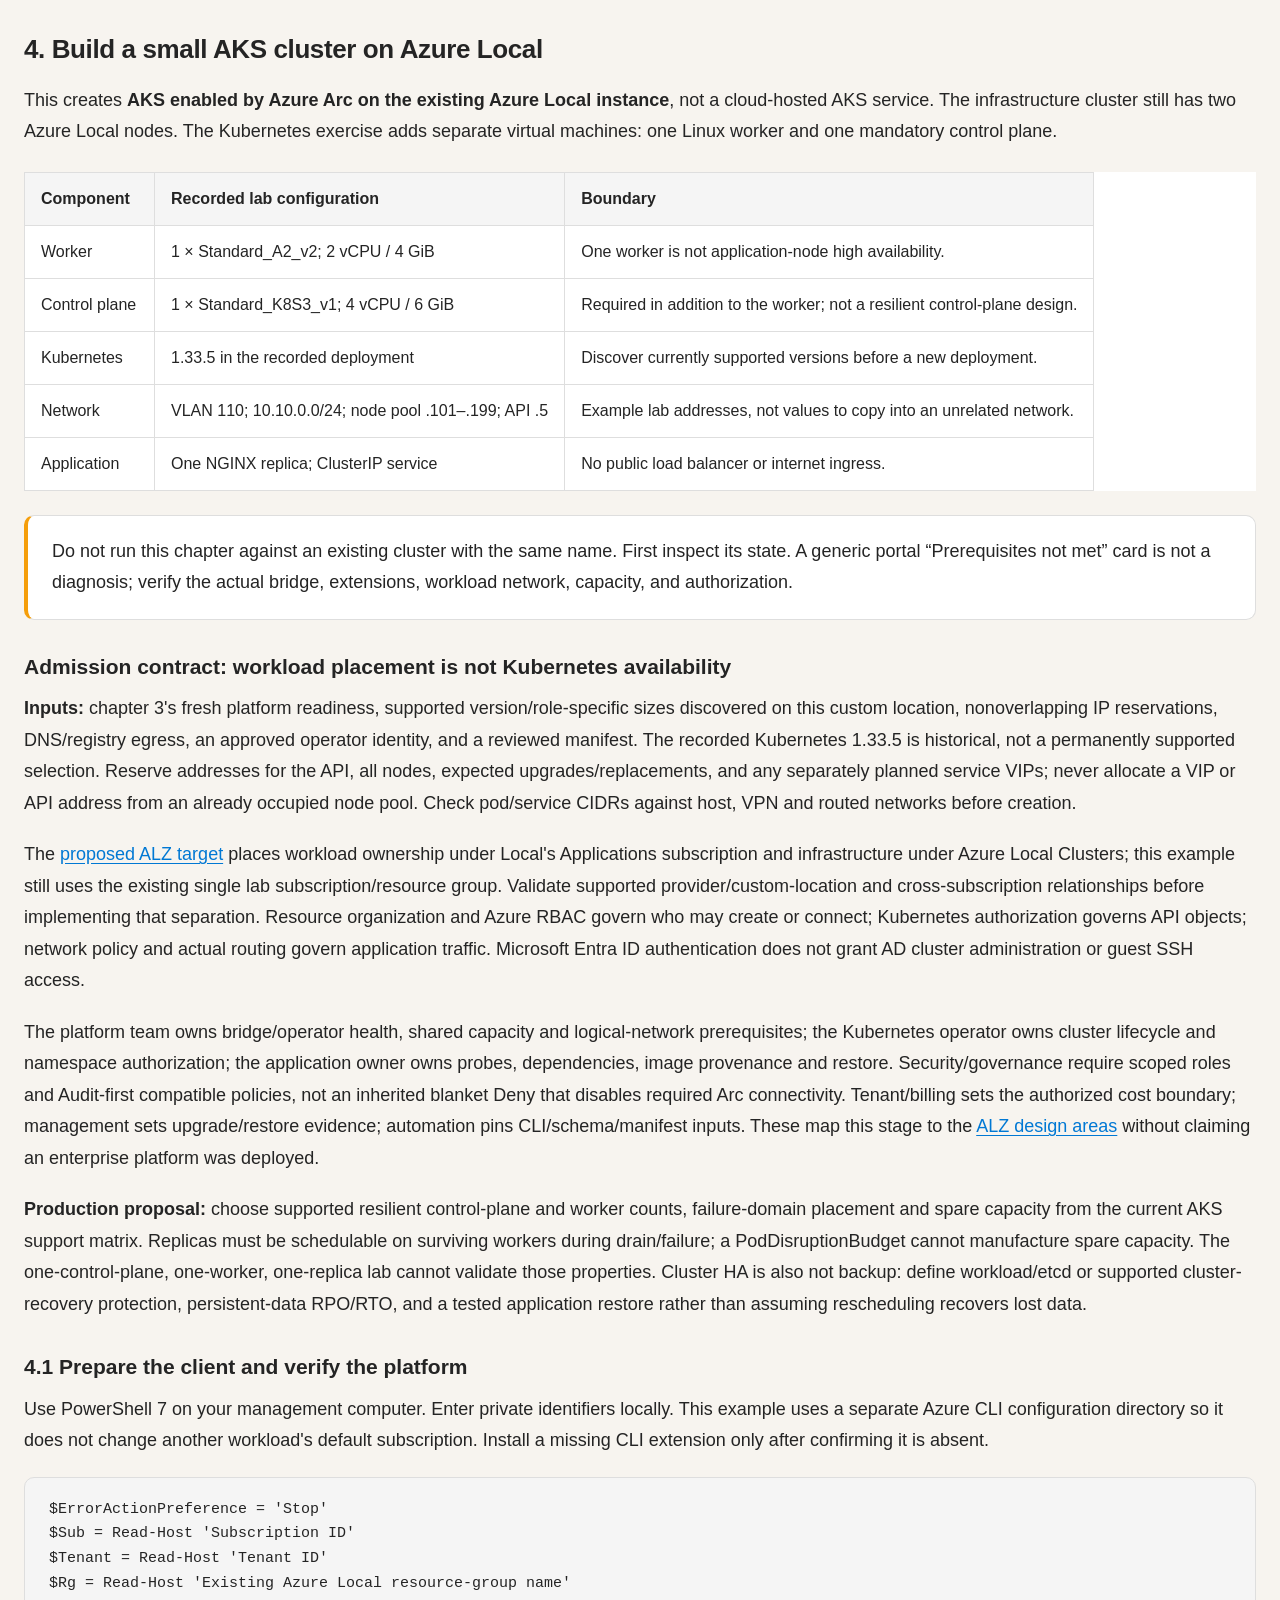
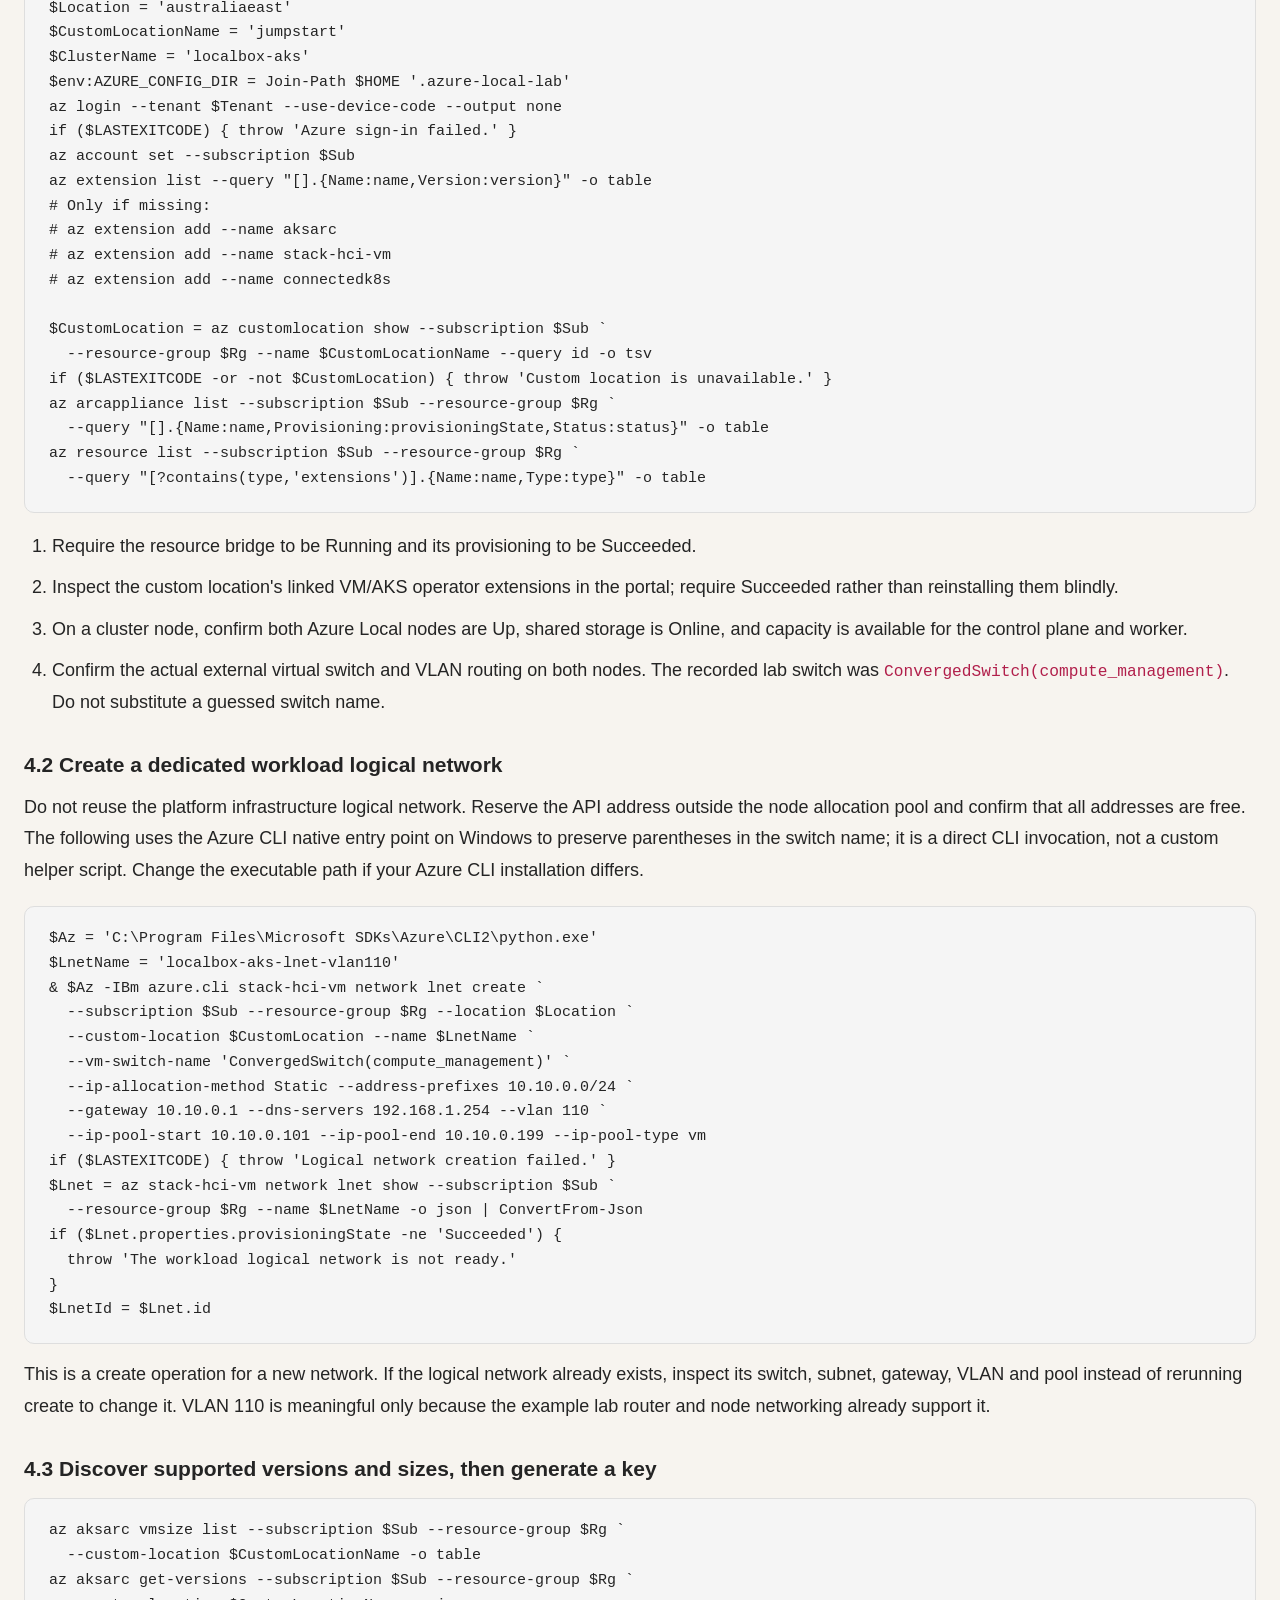
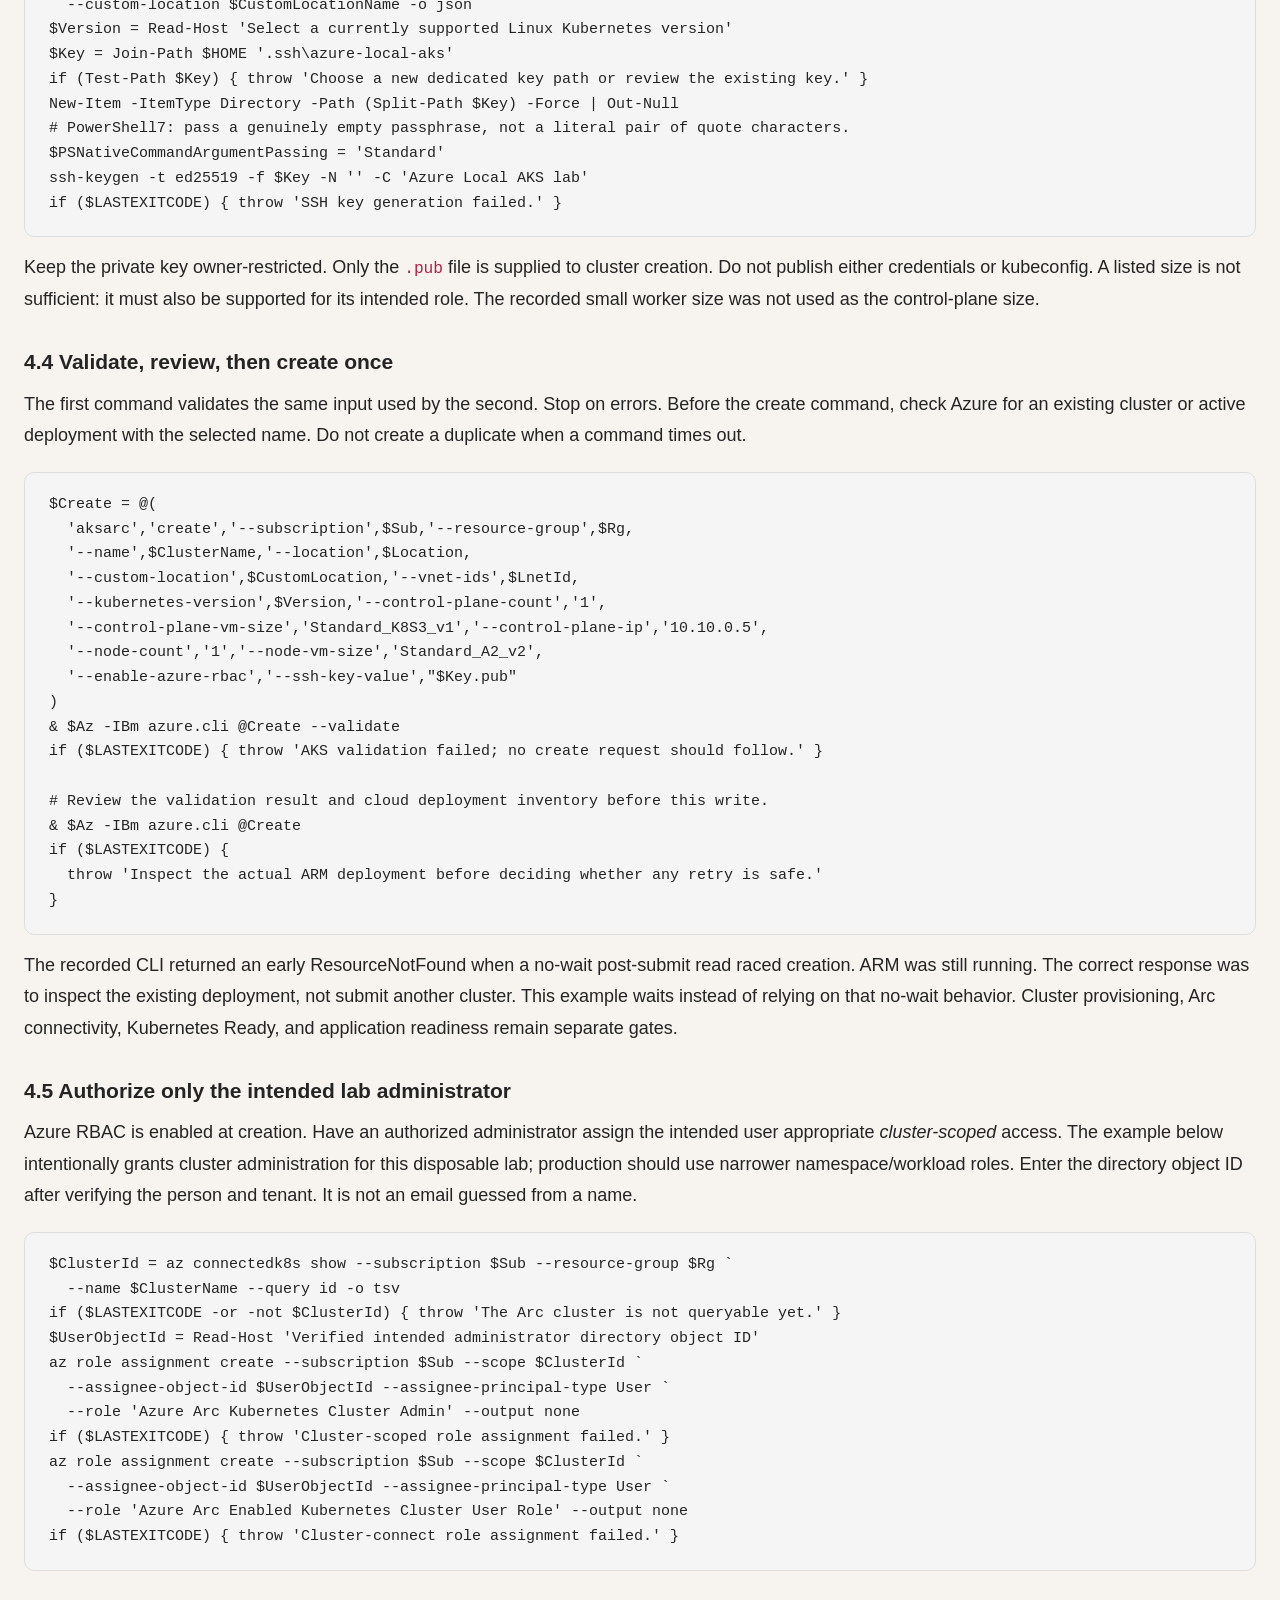
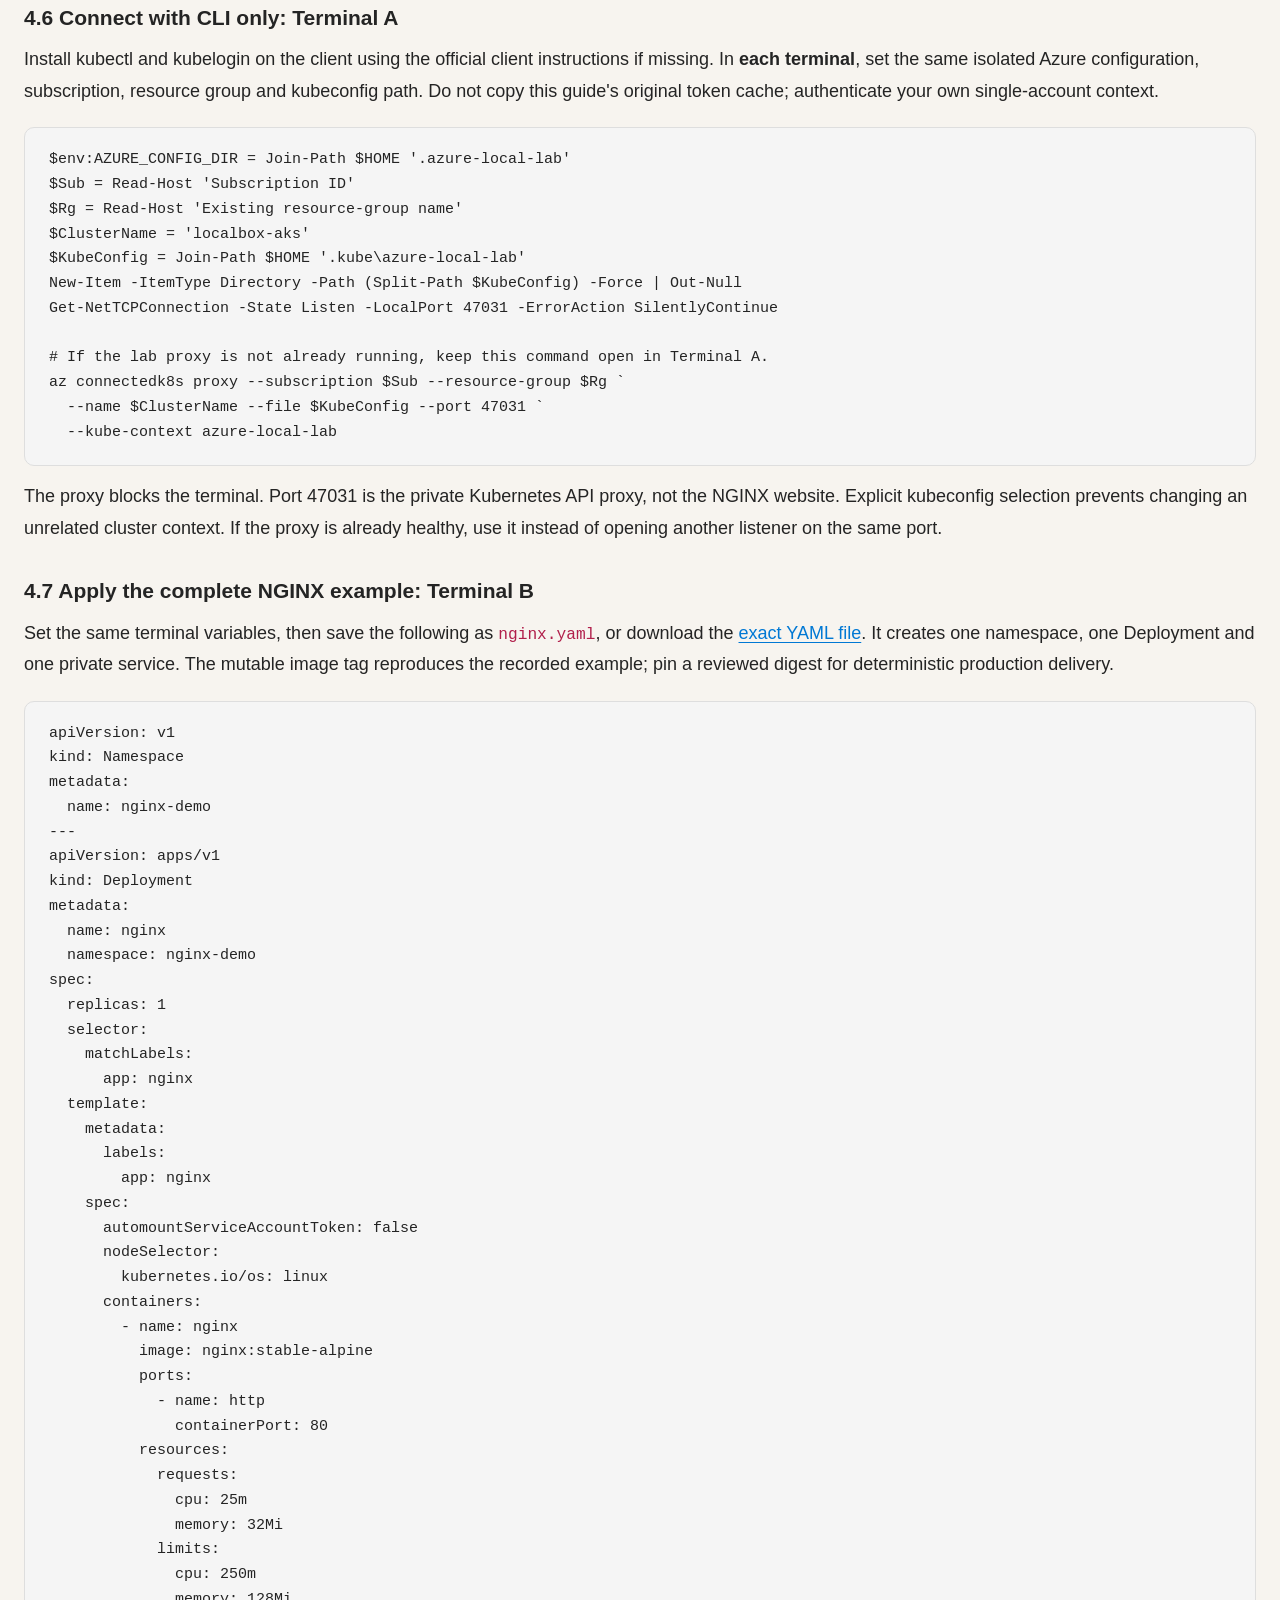
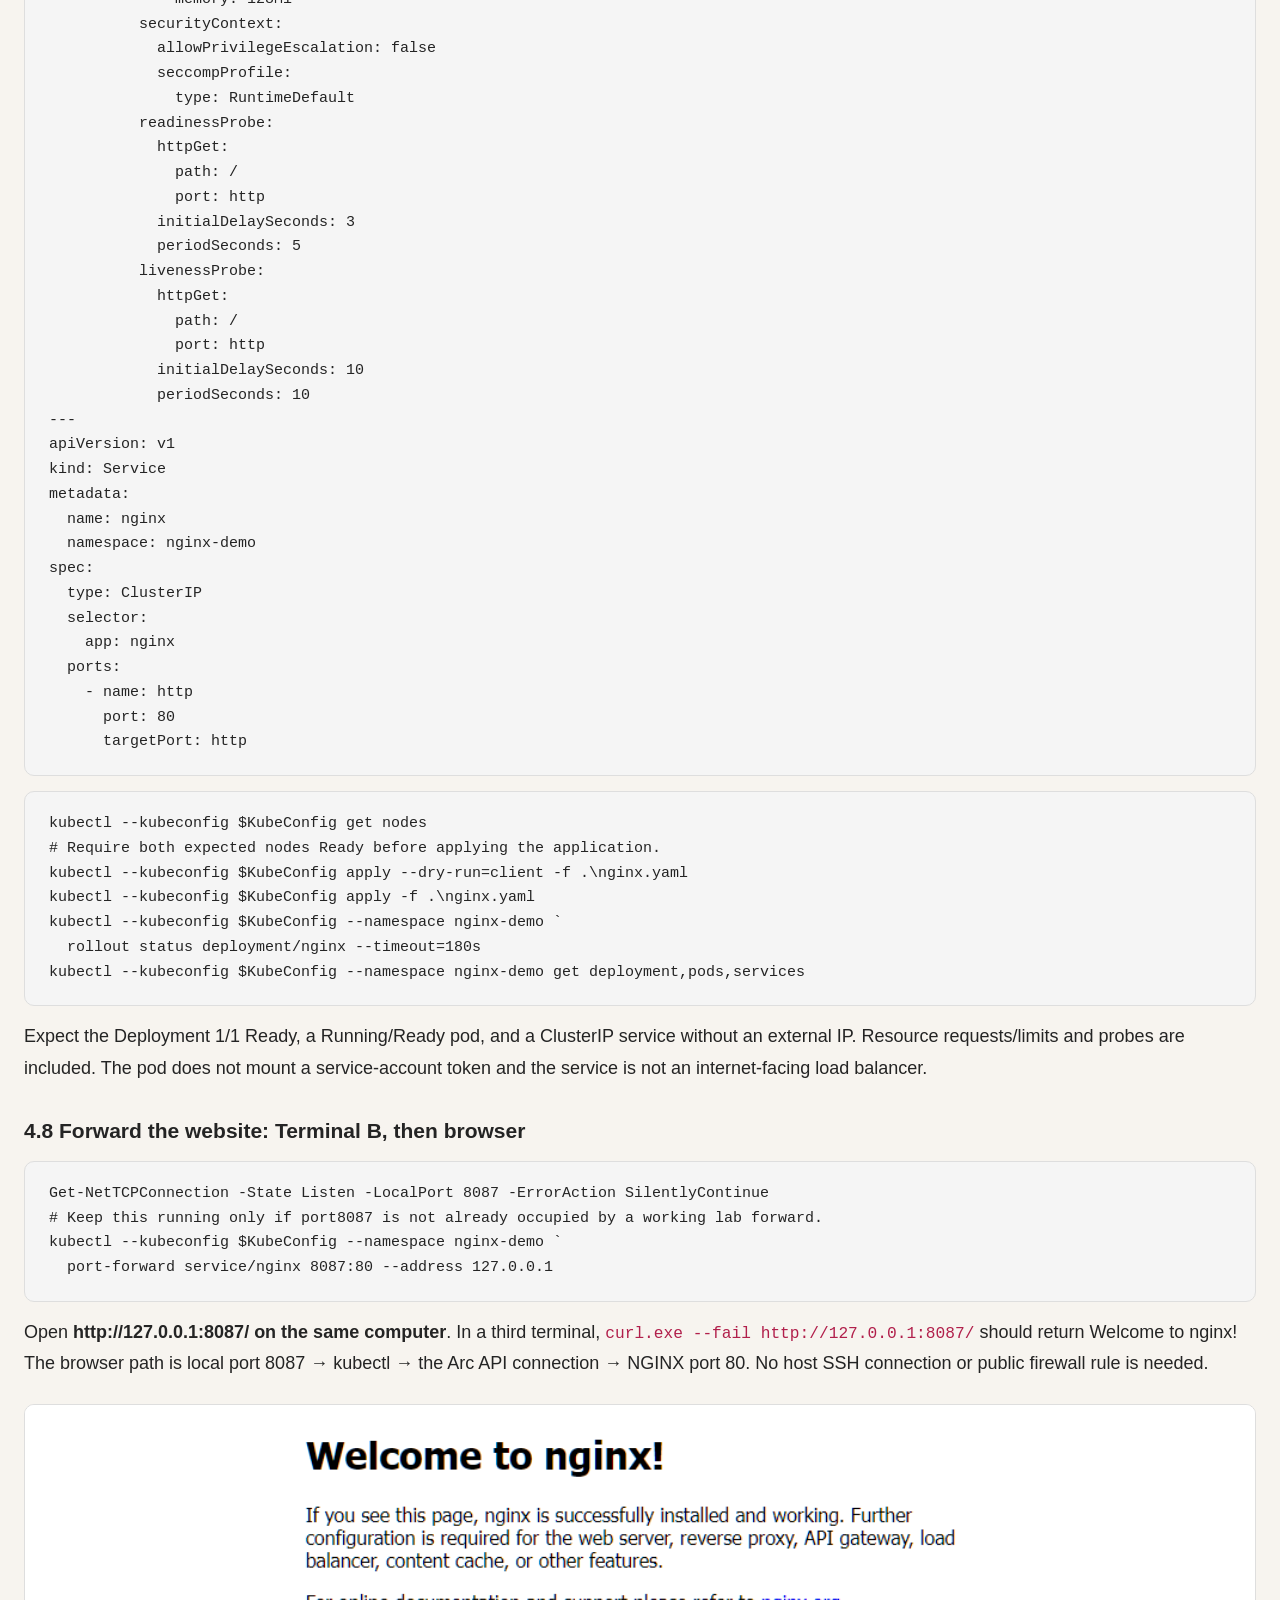
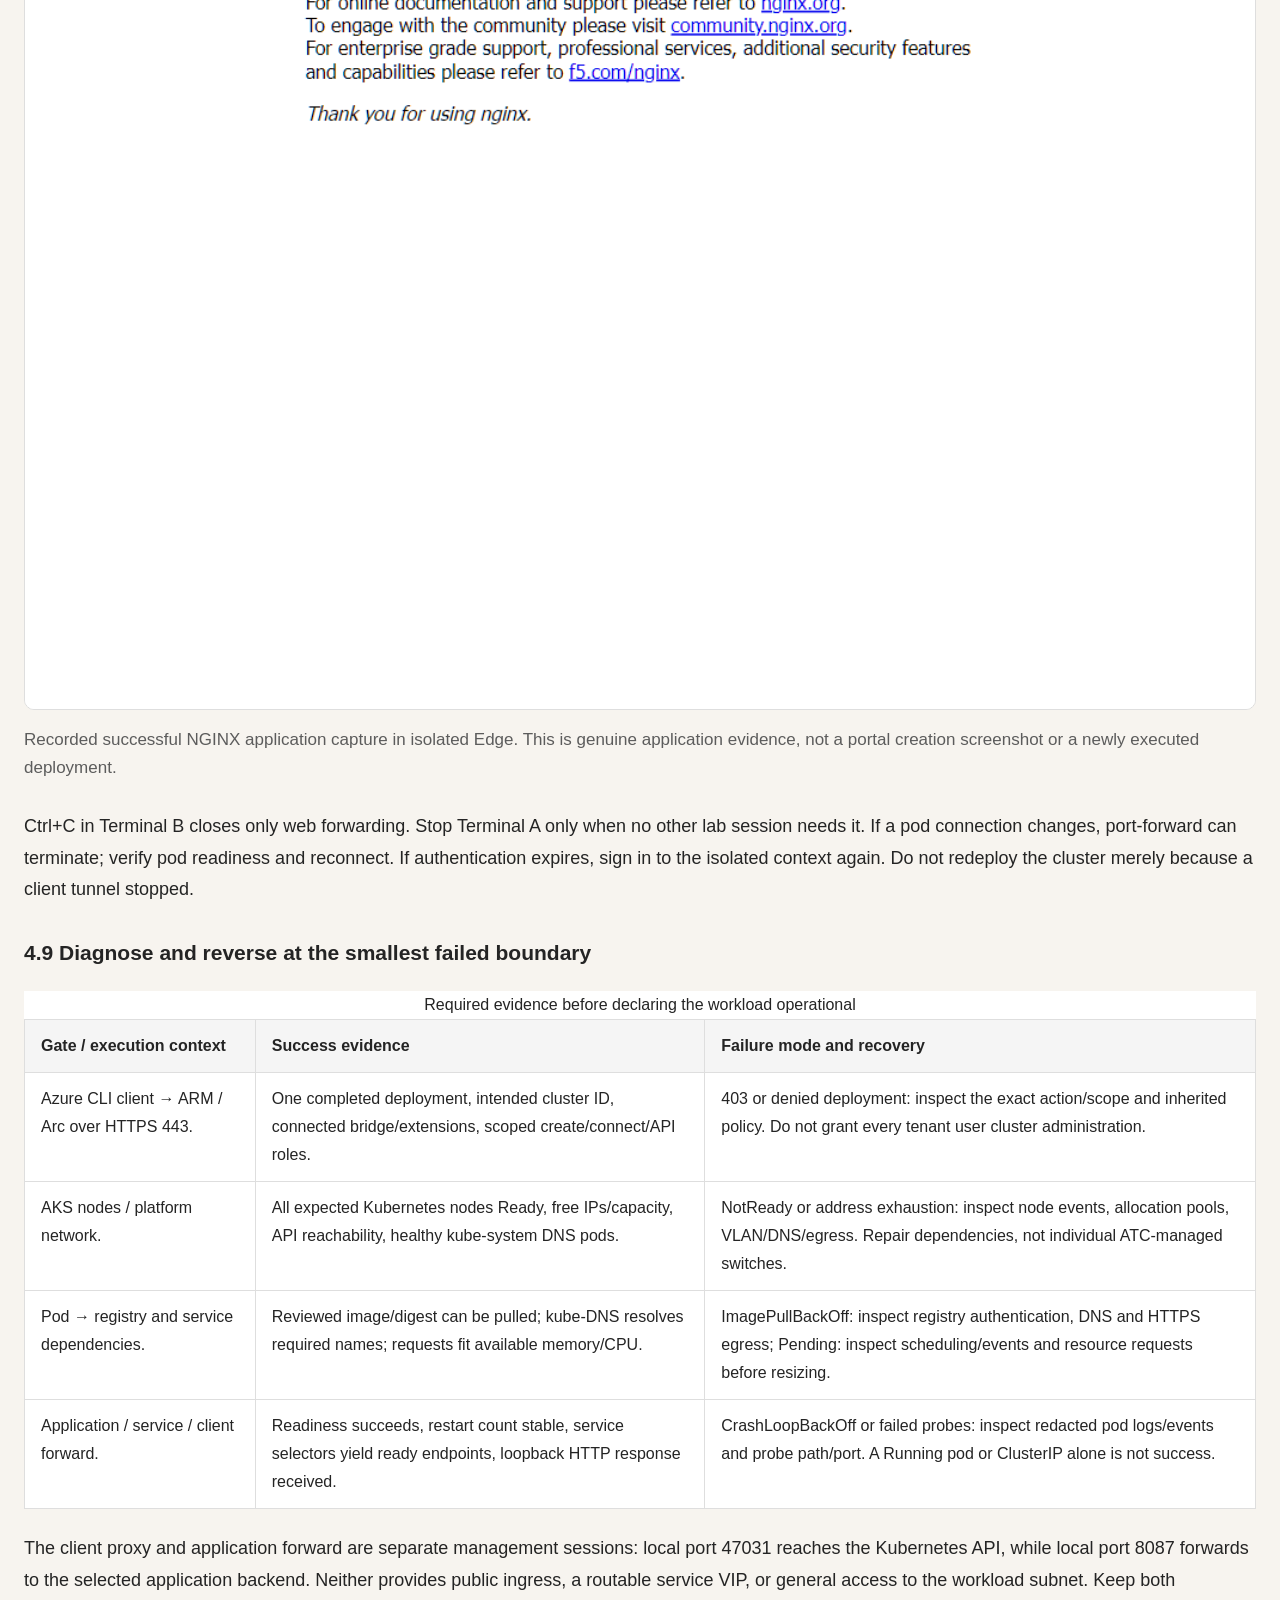
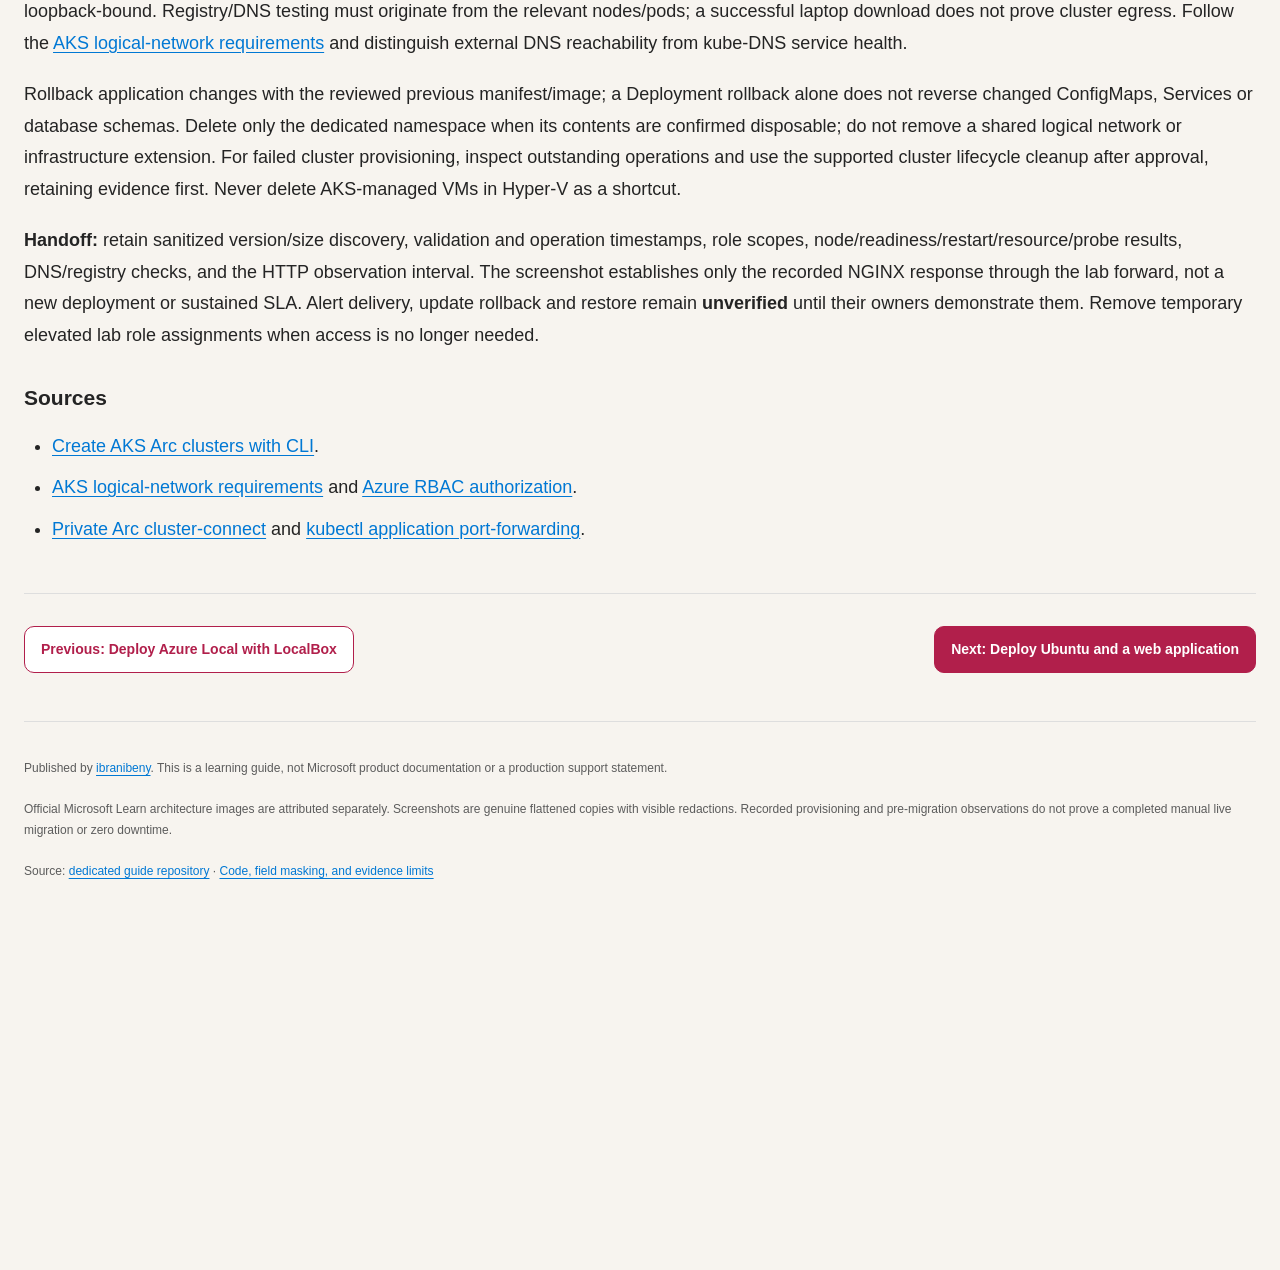
<file: 04-aks.html>
<!doctype html>
<html lang="en">
<head>
<meta charset="utf-8">
<meta name="viewport" content="width=device-width, initial-scale=1">
<meta name="description" content="Deploy AKS on Azure Local and NGINX: a sequential Azure Local learning lab with masked identity fields, official references, and private access.">
<title>Deploy AKS on Azure Local and NGINX | Azure Local and LocalBox Guide</title>
<link rel="icon" href="data:,">
<script>(() => {
  const param = new URLSearchParams(window.location.search).get("scoutTheme");
  const theme =
    param || (window.matchMedia("(prefers-color-scheme: dark)").matches ? "dark" : "light");
  document.documentElement.setAttribute("data-theme", theme);
})();</script>
<link rel="stylesheet" href="assets/site.css">
</head>
<body>
<a class="skip" href="#main">Skip to content</a>
<header class="masthead"><a class="brand" href="index.html">AZURE LOCAL / LOCALBOX FIELD GUIDE</a><span>L400 deployment and operations</span></header>
<div class="layout">
<aside><nav aria-label="Learning path"><a href="index.html">Start here</a><a href="01-overview.html"><span>01</span> Azure Local and LocalBox overview</a><a href="02-scenarios.html"><span>02</span> Choose the deployment scenario</a><a href="03-deploy.html"><span>03</span> Deploy Azure Local with LocalBox</a><a href="04-aks.html" aria-current="page"><span>04</span> Deploy AKS on Azure Local and NGINX</a><a href="05-vm.html"><span>05</span> Deploy Ubuntu and a web application</a><a href="06-migrate.html"><span>06</span> Practice VM live migration</a><a href="architecture.html">L400 architecture / landing zones</a><a href="01-overview.html#terminology">Terminology and acronyms</a><a href="evidence.html">Masked screenshot evidence</a><a href="downloads.html">Code and masking policy</a></nav><p class="sidebar-note">Read in order. Validate each gate before proceeding. Publishing this guide does not authorize deployment or migration.</p></aside>
<main id="main">
<div class="breadcrumbs"><a href="index.html">Azure Local and LocalBox Guide</a> / Deploy AKS on Azure Local and NGINX</div>
<div class="edition">L400 edition · Azure landing-zone design mapping · Recorded lab: October 2026 · Identifiers masked</div>
<h1>4. Deploy AKS on Azure Local and NGINX</h1>
<figure class="architecture-view structured-diagram"><div class="diagram-toolbar"><span>Readable vector view · pan horizontally on smaller screens</span><a href="assets/architecture-04.drawio.svg" rel="noopener" target="_blank">Open full-size SVG</a></div><div aria-label="Editable L400 Azure-icon engineering view for Deploy AKS on Azure Local and NGINX; scroll horizontally if needed" class="diagram-frame" role="region" tabindex="0"><a href="assets/architecture-04.drawio.svg" rel="noopener" target="_blank"><img alt="Editable L400 Azure-icon engineering view for Deploy AKS on Azure Local and NGINX" src="assets/architecture-04.drawio.svg"/></a></div><figcaption>Native draw.io vector SVG. Click to open full-size and zoom; save and open in draw.io to edit. Recorded lab and proposed landing-zone controls are labeled separately. <a href="architecture.html">Read all six architecture views and the control mapping</a>.</figcaption></figure><h2 id="aks">4. Build a small AKS cluster on Azure Local</h2>
<p>This creates <strong>AKS enabled by Azure Arc on the existing Azure Local instance</strong>, not a cloud-hosted AKS service. The infrastructure cluster still has two Azure Local nodes. The Kubernetes exercise adds separate virtual machines: one Linux worker and one mandatory control plane.</p>
<table><thead><tr><th>Component</th><th>Recorded lab configuration</th><th>Boundary</th></tr></thead><tbody>
<tr><td>Worker</td><td>1 × Standard_A2_v2; 2 vCPU / 4 GiB</td><td>One worker is not application-node high availability.</td></tr>
<tr><td>Control plane</td><td>1 × Standard_K8S3_v1; 4 vCPU / 6 GiB</td><td>Required in addition to the worker; not a resilient control-plane design.</td></tr>
<tr><td>Kubernetes</td><td>1.33.5 in the recorded deployment</td><td>Discover currently supported versions before a new deployment.</td></tr>
<tr><td>Network</td><td>VLAN 110; 10.10.0.0/24; node pool .101–.199; API .5</td><td>Example lab addresses, not values to copy into an unrelated network.</td></tr>
<tr><td>Application</td><td>One NGINX replica; ClusterIP service</td><td>No public load balancer or internet ingress.</td></tr>
</tbody></table>
<div class="warning">Do not run this chapter against an existing cluster with the same name. First inspect its state. A generic portal “Prerequisites not met” card is not a diagnosis; verify the actual bridge, extensions, workload network, capacity, and authorization.</div>
<h3>Admission contract: workload placement is not Kubernetes availability</h3>
<p><strong>Inputs:</strong> chapter 3's fresh platform readiness, supported version/role-specific sizes discovered on this custom location, nonoverlapping IP reservations, DNS/registry egress, an approved operator identity, and a reviewed manifest. The recorded Kubernetes 1.33.5 is historical, not a permanently supported selection. Reserve addresses for the API, all nodes, expected upgrades/replacements, and any separately planned service VIPs; never allocate a VIP or API address from an already occupied node pool. Check pod/service CIDRs against host, VPN and routed networks before creation.</p>
<p>The <a href="architecture.html">proposed ALZ target</a> places workload ownership under Local's Applications subscription and infrastructure under Azure Local Clusters; this example still uses the existing single lab subscription/resource group. Validate supported provider/custom-location and cross-subscription relationships before implementing that separation. Resource organization and Azure RBAC govern who may create or connect; Kubernetes authorization governs API objects; network policy and actual routing govern application traffic. Microsoft Entra ID authentication does not grant AD cluster administration or guest SSH access.</p>
<p>The platform team owns bridge/operator health, shared capacity and logical-network prerequisites; the Kubernetes operator owns cluster lifecycle and namespace authorization; the application owner owns probes, dependencies, image provenance and restore. Security/governance require scoped roles and Audit-first compatible policies, not an inherited blanket Deny that disables required Arc connectivity. Tenant/billing sets the authorized cost boundary; management sets upgrade/restore evidence; automation pins CLI/schema/manifest inputs. These map this stage to the <a href="https://learn.microsoft.com/azure/cloud-adoption-framework/ready/landing-zone/design-areas">ALZ design areas</a> without claiming an enterprise platform was deployed.</p>
<p><strong>Production proposal:</strong> choose supported resilient control-plane and worker counts, failure-domain placement and spare capacity from the current AKS support matrix. Replicas must be schedulable on surviving workers during drain/failure; a PodDisruptionBudget cannot manufacture spare capacity. The one-control-plane, one-worker, one-replica lab cannot validate those properties. Cluster HA is also not backup: define workload/etcd or supported cluster-recovery protection, persistent-data RPO/RTO, and a tested application restore rather than assuming rescheduling recovers lost data.</p>
<h3>4.1 Prepare the client and verify the platform</h3>
<p>Use PowerShell 7 on your management computer. Enter private identifiers locally. This example uses a separate Azure CLI configuration directory so it does not change another workload's default subscription. Install a missing CLI extension only after confirming it is absent.</p>
<pre><code class="language-powershell">$ErrorActionPreference = 'Stop'
$Sub = Read-Host 'Subscription ID'
$Tenant = Read-Host 'Tenant ID'
$Rg = Read-Host 'Existing Azure Local resource-group name'
$Location = 'australiaeast'
$CustomLocationName = 'jumpstart'
$ClusterName = 'localbox-aks'
$env:AZURE_CONFIG_DIR = Join-Path $HOME '.azure-local-lab'
az login --tenant $Tenant --use-device-code --output none
if ($LASTEXITCODE) { throw 'Azure sign-in failed.' }
az account set --subscription $Sub
az extension list --query "[].{Name:name,Version:version}" -o table
# Only if missing:
# az extension add --name aksarc
# az extension add --name stack-hci-vm
# az extension add --name connectedk8s

$CustomLocation = az customlocation show --subscription $Sub `
  --resource-group $Rg --name $CustomLocationName --query id -o tsv
if ($LASTEXITCODE -or -not $CustomLocation) { throw 'Custom location is unavailable.' }
az arcappliance list --subscription $Sub --resource-group $Rg `
  --query "[].{Name:name,Provisioning:provisioningState,Status:status}" -o table
az resource list --subscription $Sub --resource-group $Rg `
  --query "[?contains(type,'extensions')].{Name:name,Type:type}" -o table</code></pre>
<ol><li>Require the resource bridge to be Running and its provisioning to be Succeeded.</li>
<li>Inspect the custom location's linked VM/AKS operator extensions in the portal; require Succeeded rather than reinstalling them blindly.</li>
<li>On a cluster node, confirm both Azure Local nodes are Up, shared storage is Online, and capacity is available for the control plane and worker.</li>
<li>Confirm the actual external virtual switch and VLAN routing on both nodes. The recorded lab switch was <code>ConvergedSwitch(compute_management)</code>. Do not substitute a guessed switch name.</li></ol>
<h3>4.2 Create a dedicated workload logical network</h3>
<p>Do not reuse the platform infrastructure logical network. Reserve the API address outside the node allocation pool and confirm that all addresses are free. The following uses the Azure CLI native entry point on Windows to preserve parentheses in the switch name; it is a direct CLI invocation, not a custom helper script. Change the executable path if your Azure CLI installation differs.</p>
<pre><code class="language-powershell">$Az = 'C:\Program Files\Microsoft SDKs\Azure\CLI2\python.exe'
$LnetName = 'localbox-aks-lnet-vlan110'
&amp; $Az -IBm azure.cli stack-hci-vm network lnet create `
  --subscription $Sub --resource-group $Rg --location $Location `
  --custom-location $CustomLocation --name $LnetName `
  --vm-switch-name 'ConvergedSwitch(compute_management)' `
  --ip-allocation-method Static --address-prefixes 10.10.0.0/24 `
  --gateway 10.10.0.1 --dns-servers 192.168.1.254 --vlan 110 `
  --ip-pool-start 10.10.0.101 --ip-pool-end 10.10.0.199 --ip-pool-type vm
if ($LASTEXITCODE) { throw 'Logical network creation failed.' }
$Lnet = az stack-hci-vm network lnet show --subscription $Sub `
  --resource-group $Rg --name $LnetName -o json | ConvertFrom-Json
if ($Lnet.properties.provisioningState -ne 'Succeeded') {
  throw 'The workload logical network is not ready.'
}
$LnetId = $Lnet.id</code></pre>
<p>This is a create operation for a new network. If the logical network already exists, inspect its switch, subnet, gateway, VLAN and pool instead of rerunning create to change it. VLAN 110 is meaningful only because the example lab router and node networking already support it.</p>
<h3>4.3 Discover supported versions and sizes, then generate a key</h3>
<pre><code class="language-powershell">az aksarc vmsize list --subscription $Sub --resource-group $Rg `
  --custom-location $CustomLocationName -o table
az aksarc get-versions --subscription $Sub --resource-group $Rg `
  --custom-location $CustomLocationName -o json
$Version = Read-Host 'Select a currently supported Linux Kubernetes version'
$Key = Join-Path $HOME '.ssh\azure-local-aks'
if (Test-Path $Key) { throw 'Choose a new dedicated key path or review the existing key.' }
New-Item -ItemType Directory -Path (Split-Path $Key) -Force | Out-Null
# PowerShell7: pass a genuinely empty passphrase, not a literal pair of quote characters.
$PSNativeCommandArgumentPassing = 'Standard'
ssh-keygen -t ed25519 -f $Key -N '' -C 'Azure Local AKS lab'
if ($LASTEXITCODE) { throw 'SSH key generation failed.' }</code></pre>
<p>Keep the private key owner-restricted. Only the <code>.pub</code> file is supplied to cluster creation. Do not publish either credentials or kubeconfig. A listed size is not sufficient: it must also be supported for its intended role. The recorded small worker size was not used as the control-plane size.</p>
<h3>4.4 Validate, review, then create once</h3>
<p>The first command validates the same input used by the second. Stop on errors. Before the create command, check Azure for an existing cluster or active deployment with the selected name. Do not create a duplicate when a command times out.</p>
<pre><code class="language-powershell">$Create = @(
  'aksarc','create','--subscription',$Sub,'--resource-group',$Rg,
  '--name',$ClusterName,'--location',$Location,
  '--custom-location',$CustomLocation,'--vnet-ids',$LnetId,
  '--kubernetes-version',$Version,'--control-plane-count','1',
  '--control-plane-vm-size','Standard_K8S3_v1','--control-plane-ip','10.10.0.5',
  '--node-count','1','--node-vm-size','Standard_A2_v2',
  '--enable-azure-rbac','--ssh-key-value',"$Key.pub"
)
&amp; $Az -IBm azure.cli @Create --validate
if ($LASTEXITCODE) { throw 'AKS validation failed; no create request should follow.' }

# Review the validation result and cloud deployment inventory before this write.
&amp; $Az -IBm azure.cli @Create
if ($LASTEXITCODE) {
  throw 'Inspect the actual ARM deployment before deciding whether any retry is safe.'
}</code></pre>
<p>The recorded CLI returned an early ResourceNotFound when a no-wait post-submit read raced creation. ARM was still running. The correct response was to inspect the existing deployment, not submit another cluster. This example waits instead of relying on that no-wait behavior. Cluster provisioning, Arc connectivity, Kubernetes Ready, and application readiness remain separate gates.</p>
<h3>4.5 Authorize only the intended lab administrator</h3>
<p>Azure RBAC is enabled at creation. Have an authorized administrator assign the intended user appropriate <em>cluster-scoped</em> access. The example below intentionally grants cluster administration for this disposable lab; production should use narrower namespace/workload roles. Enter the directory object ID after verifying the person and tenant. It is not an email guessed from a name.</p>
<pre><code class="language-powershell">$ClusterId = az connectedk8s show --subscription $Sub --resource-group $Rg `
  --name $ClusterName --query id -o tsv
if ($LASTEXITCODE -or -not $ClusterId) { throw 'The Arc cluster is not queryable yet.' }
$UserObjectId = Read-Host 'Verified intended administrator directory object ID'
az role assignment create --subscription $Sub --scope $ClusterId `
  --assignee-object-id $UserObjectId --assignee-principal-type User `
  --role 'Azure Arc Kubernetes Cluster Admin' --output none
if ($LASTEXITCODE) { throw 'Cluster-scoped role assignment failed.' }
az role assignment create --subscription $Sub --scope $ClusterId `
  --assignee-object-id $UserObjectId --assignee-principal-type User `
  --role 'Azure Arc Enabled Kubernetes Cluster User Role' --output none
if ($LASTEXITCODE) { throw 'Cluster-connect role assignment failed.' }</code></pre>
<h3>4.6 Connect with CLI only: Terminal A</h3>
<p>Install kubectl and kubelogin on the client using the official client instructions if missing. In <strong>each terminal</strong>, set the same isolated Azure configuration, subscription, resource group and kubeconfig path. Do not copy this guide's original token cache; authenticate your own single-account context.</p>
<pre><code class="language-powershell">$env:AZURE_CONFIG_DIR = Join-Path $HOME '.azure-local-lab'
$Sub = Read-Host 'Subscription ID'
$Rg = Read-Host 'Existing resource-group name'
$ClusterName = 'localbox-aks'
$KubeConfig = Join-Path $HOME '.kube\azure-local-lab'
New-Item -ItemType Directory -Path (Split-Path $KubeConfig) -Force | Out-Null
Get-NetTCPConnection -State Listen -LocalPort 47031 -ErrorAction SilentlyContinue

# If the lab proxy is not already running, keep this command open in Terminal A.
az connectedk8s proxy --subscription $Sub --resource-group $Rg `
  --name $ClusterName --file $KubeConfig --port 47031 `
  --kube-context azure-local-lab</code></pre>
<p>The proxy blocks the terminal. Port 47031 is the private Kubernetes API proxy, not the NGINX website. Explicit kubeconfig selection prevents changing an unrelated cluster context. If the proxy is already healthy, use it instead of opening another listener on the same port.</p>
<h3>4.7 Apply the complete NGINX example: Terminal B</h3>
<p>Set the same terminal variables, then save the following as <code>nginx.yaml</code>, or download the <a download="" href="code/nginx.yaml">exact YAML file</a>. It creates one namespace, one Deployment and one private service. The mutable image tag reproduces the recorded example; pin a reviewed digest for deterministic production delivery.</p>
<pre><code class="language-yaml">apiVersion: v1
kind: Namespace
metadata:
  name: nginx-demo
---
apiVersion: apps/v1
kind: Deployment
metadata:
  name: nginx
  namespace: nginx-demo
spec:
  replicas: 1
  selector:
    matchLabels:
      app: nginx
  template:
    metadata:
      labels:
        app: nginx
    spec:
      automountServiceAccountToken: false
      nodeSelector:
        kubernetes.io/os: linux
      containers:
        - name: nginx
          image: nginx:stable-alpine
          ports:
            - name: http
              containerPort: 80
          resources:
            requests:
              cpu: 25m
              memory: 32Mi
            limits:
              cpu: 250m
              memory: 128Mi
          securityContext:
            allowPrivilegeEscalation: false
            seccompProfile:
              type: RuntimeDefault
          readinessProbe:
            httpGet:
              path: /
              port: http
            initialDelaySeconds: 3
            periodSeconds: 5
          livenessProbe:
            httpGet:
              path: /
              port: http
            initialDelaySeconds: 10
            periodSeconds: 10
---
apiVersion: v1
kind: Service
metadata:
  name: nginx
  namespace: nginx-demo
spec:
  type: ClusterIP
  selector:
    app: nginx
  ports:
    - name: http
      port: 80
      targetPort: http
</code></pre>
<pre><code class="language-powershell">kubectl --kubeconfig $KubeConfig get nodes
# Require both expected nodes Ready before applying the application.
kubectl --kubeconfig $KubeConfig apply --dry-run=client -f .\nginx.yaml
kubectl --kubeconfig $KubeConfig apply -f .\nginx.yaml
kubectl --kubeconfig $KubeConfig --namespace nginx-demo `
  rollout status deployment/nginx --timeout=180s
kubectl --kubeconfig $KubeConfig --namespace nginx-demo get deployment,pods,services</code></pre>
<p>Expect the Deployment 1/1 Ready, a Running/Ready pod, and a ClusterIP service without an external IP. Resource requests/limits and probes are included. The pod does not mount a service-account token and the service is not an internet-facing load balancer.</p>
<h3>4.8 Forward the website: Terminal B, then browser</h3>
<pre><code class="language-powershell">Get-NetTCPConnection -State Listen -LocalPort 8087 -ErrorAction SilentlyContinue
# Keep this running only if port8087 is not already occupied by a working lab forward.
kubectl --kubeconfig $KubeConfig --namespace nginx-demo `
  port-forward service/nginx 8087:80 --address 127.0.0.1</code></pre>
<p>Open <strong>http://127.0.0.1:8087/ on the same computer</strong>. In a third terminal, <code>curl.exe --fail http://127.0.0.1:8087/</code> should return Welcome to nginx! The browser path is local port 8087 → kubectl → the Arc API connection → NGINX port 80. No host SSH connection or public firewall rule is needed.</p>
<figure><img alt="Redacted actual NGINX page through a private AKS forwarding connection" src="assets/aks-nginx.png"/><figcaption>Recorded successful NGINX application capture in isolated Edge. This is genuine application evidence, not a portal creation screenshot or a newly executed deployment.</figcaption></figure>
<p>Ctrl+C in Terminal B closes only web forwarding. Stop Terminal A only when no other lab session needs it. If a pod connection changes, port-forward can terminate; verify pod readiness and reconnect. If authentication expires, sign in to the isolated context again. Do not redeploy the cluster merely because a client tunnel stopped.</p>
<h3>4.9 Diagnose and reverse at the smallest failed boundary</h3>
<table>
<caption>Required evidence before declaring the workload operational</caption>
<thead><tr><th>Gate / execution context</th><th>Success evidence</th><th>Failure mode and recovery</th></tr></thead>
<tbody>
<tr><td>Azure CLI client → ARM / Arc over HTTPS 443.</td><td>One completed deployment, intended cluster ID, connected bridge/extensions, scoped create/connect/API roles.</td><td>403 or denied deployment: inspect the exact action/scope and inherited policy. Do not grant every tenant user cluster administration.</td></tr>
<tr><td>AKS nodes / platform network.</td><td>All expected Kubernetes nodes Ready, free IPs/capacity, API reachability, healthy kube-system DNS pods.</td><td>NotReady or address exhaustion: inspect node events, allocation pools, VLAN/DNS/egress. Repair dependencies, not individual ATC-managed switches.</td></tr>
<tr><td>Pod → registry and service dependencies.</td><td>Reviewed image/digest can be pulled; kube-DNS resolves required names; requests fit available memory/CPU.</td><td>ImagePullBackOff: inspect registry authentication, DNS and HTTPS egress; Pending: inspect scheduling/events and resource requests before resizing.</td></tr>
<tr><td>Application / service / client forward.</td><td>Readiness succeeds, restart count stable, service selectors yield ready endpoints, loopback HTTP response received.</td><td>CrashLoopBackOff or failed probes: inspect redacted pod logs/events and probe path/port. A Running pod or ClusterIP alone is not success.</td></tr>
</tbody>
</table>
<p>The client proxy and application forward are separate management sessions: local port 47031 reaches the Kubernetes API, while local port 8087 forwards to the selected application backend. Neither provides public ingress, a routable service VIP, or general access to the workload subnet. Keep both loopback-bound. Registry/DNS testing must originate from the relevant nodes/pods; a successful laptop download does not prove cluster egress. Follow the <a href="https://learn.microsoft.com/azure/aks-hybrid-edge/local/hyperconverged/aks-networks">AKS logical-network requirements</a> and distinguish external DNS reachability from kube-DNS service health.</p>
<p>Rollback application changes with the reviewed previous manifest/image; a Deployment rollback alone does not reverse changed ConfigMaps, Services or database schemas. Delete only the dedicated namespace when its contents are confirmed disposable; do not remove a shared logical network or infrastructure extension. For failed cluster provisioning, inspect outstanding operations and use the supported cluster lifecycle cleanup after approval, retaining evidence first. Never delete AKS-managed VMs in Hyper-V as a shortcut.</p>
<p><strong>Handoff:</strong> retain sanitized version/size discovery, validation and operation timestamps, role scopes, node/readiness/restart/resource/probe results, DNS/registry checks, and the HTTP observation interval. The screenshot establishes only the recorded NGINX response through the lab forward, not a new deployment or sustained SLA. Alert delivery, update rollback and restore remain <strong>unverified</strong> until their owners demonstrate them. Remove temporary elevated lab role assignments when access is no longer needed.</p>
<h3>Sources</h3>
<ul><li><a href="https://learn.microsoft.com/azure/aks-hybrid-edge/local/aks-create-clusters-cli">Create AKS Arc clusters with CLI</a>.</li>
<li><a href="https://learn.microsoft.com/azure/aks-hybrid-edge/local/hyperconverged/aks-networks">AKS logical-network requirements</a> and <a href="https://learn.microsoft.com/azure/aks-hybrid-edge/local/hyperconverged/azure-rbac-local">Azure RBAC authorization</a>.</li>
<li><a href="https://learn.microsoft.com/azure/azure-arc/kubernetes/cluster-connect">Private Arc cluster-connect</a> and <a href="https://kubernetes.io/docs/tasks/access-application-cluster/port-forward-access-application-cluster/">kubectl application port-forwarding</a>.</li></ul>

<div class="pager"><a class="button secondary" href="03-deploy.html">Previous: Deploy Azure Local with LocalBox</a><a class="button" href="05-vm.html">Next: Deploy Ubuntu and a web application</a></div>
<footer><p>Published by <a href="https://github.com/ibranibeny">ibranibeny</a>. This is a learning guide, not Microsoft product documentation or a production support statement.</p>
<p>Official Microsoft Learn architecture images are attributed separately. Screenshots are genuine flattened copies with visible redactions. Recorded provisioning and pre-migration observations do not prove a completed manual live migration or zero downtime.</p>
<p>Source: <a href="https://github.com/ibranibeny/azure-local-landing-zone-l400">dedicated guide repository</a> · <a href="downloads.html">Code, field masking, and evidence limits</a></p></footer>
</main></div>
</body></html>
</file>
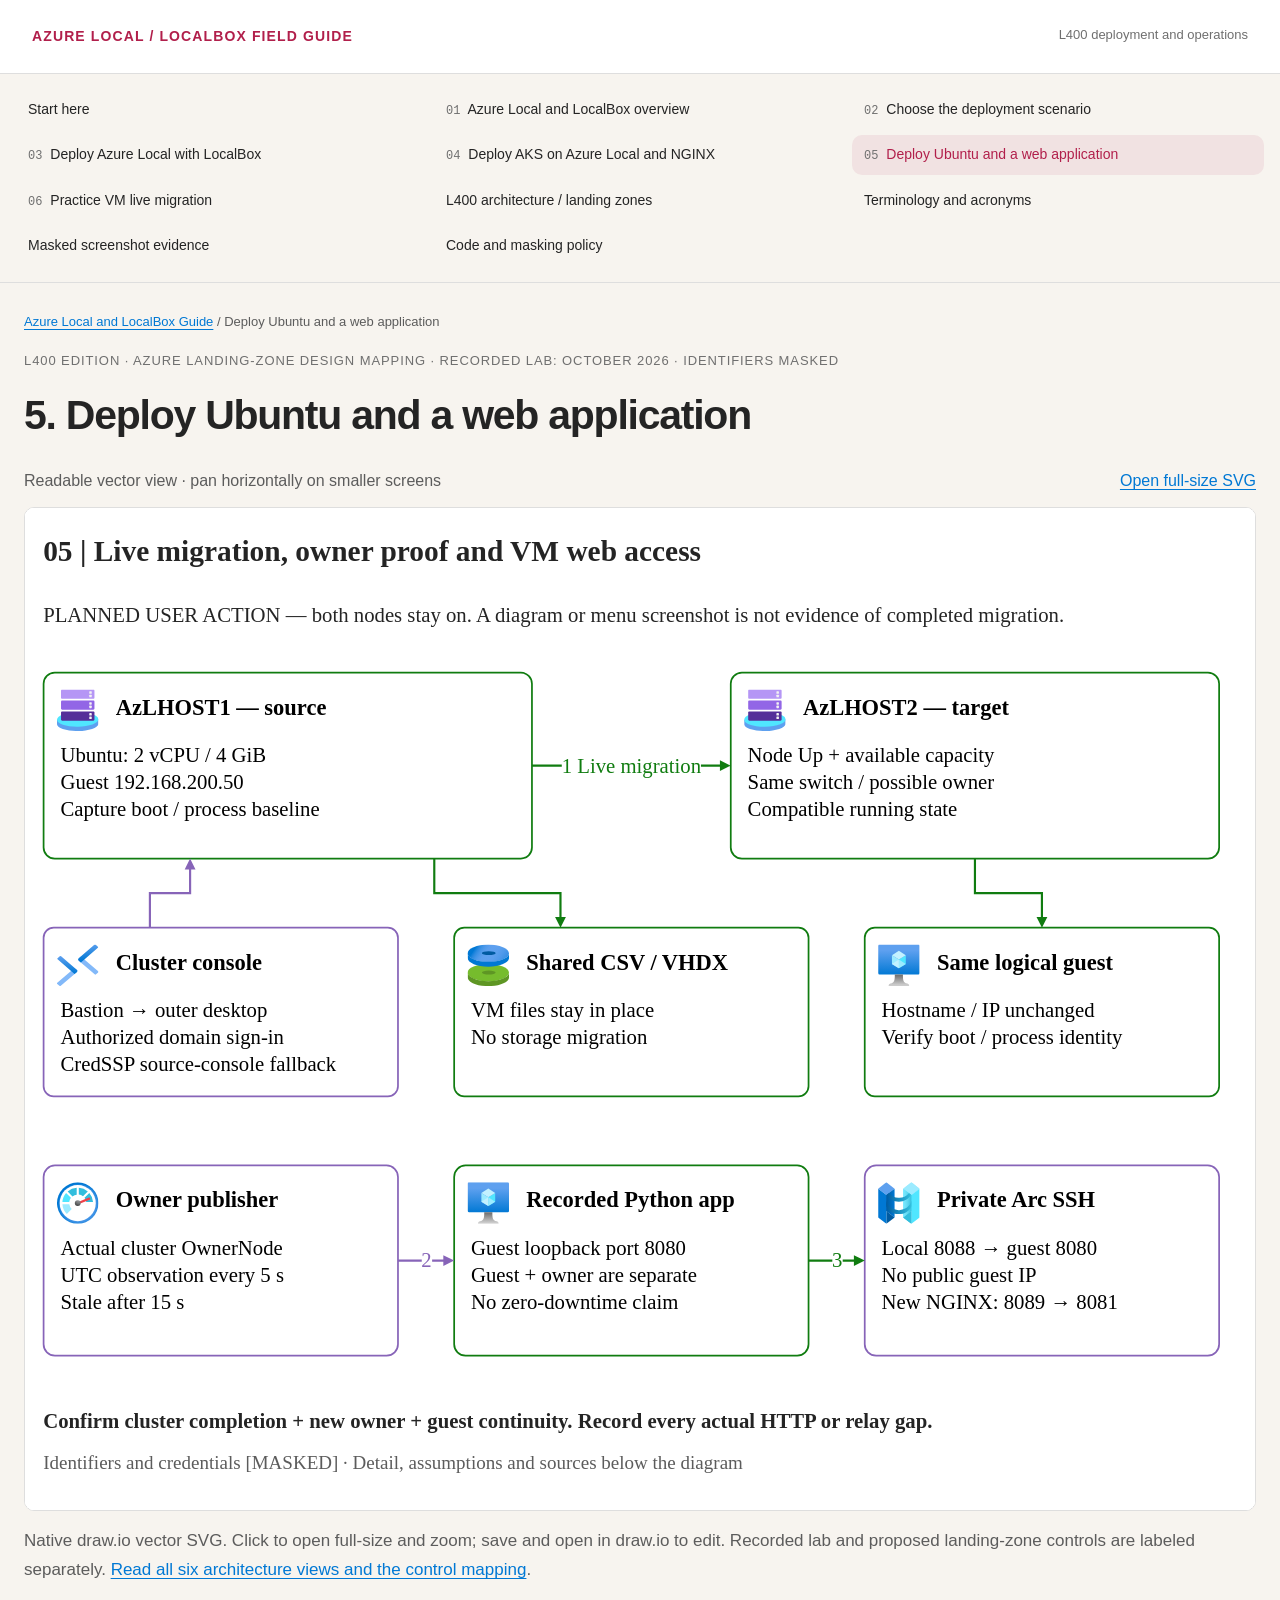
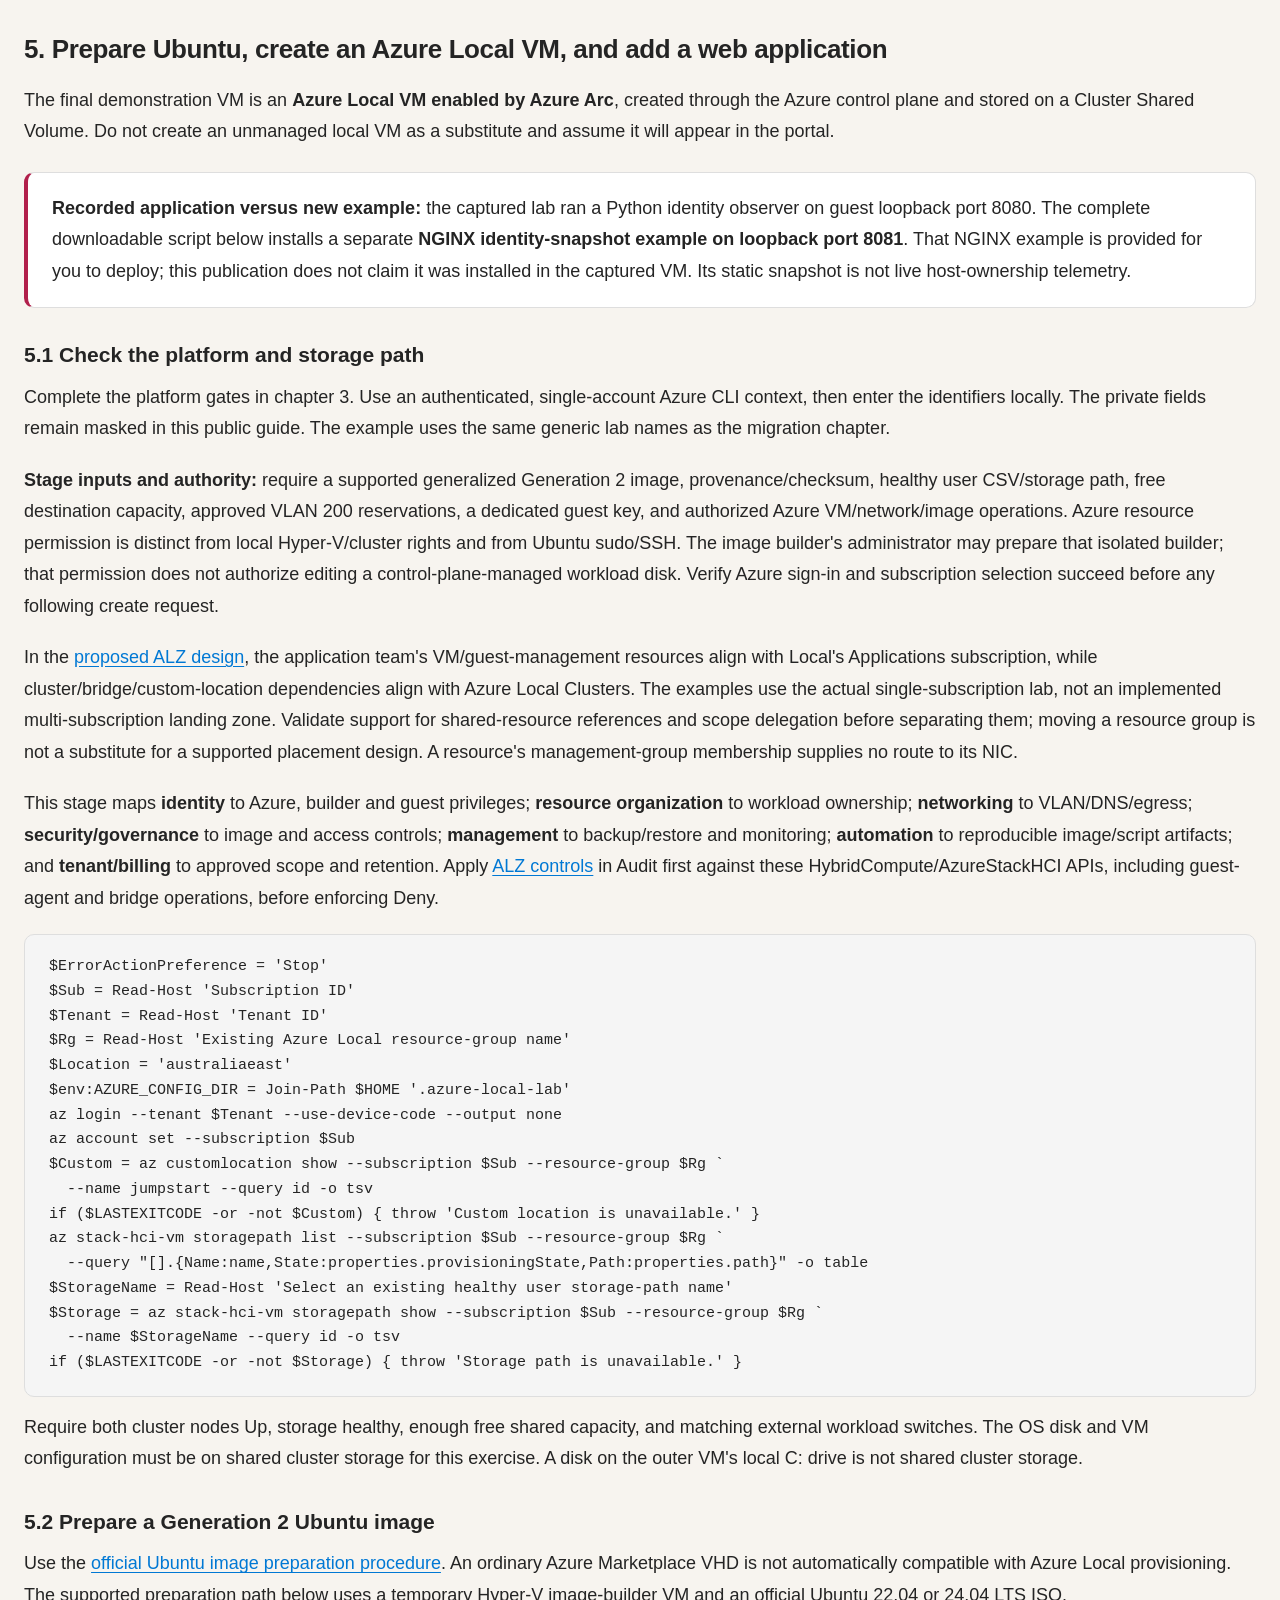
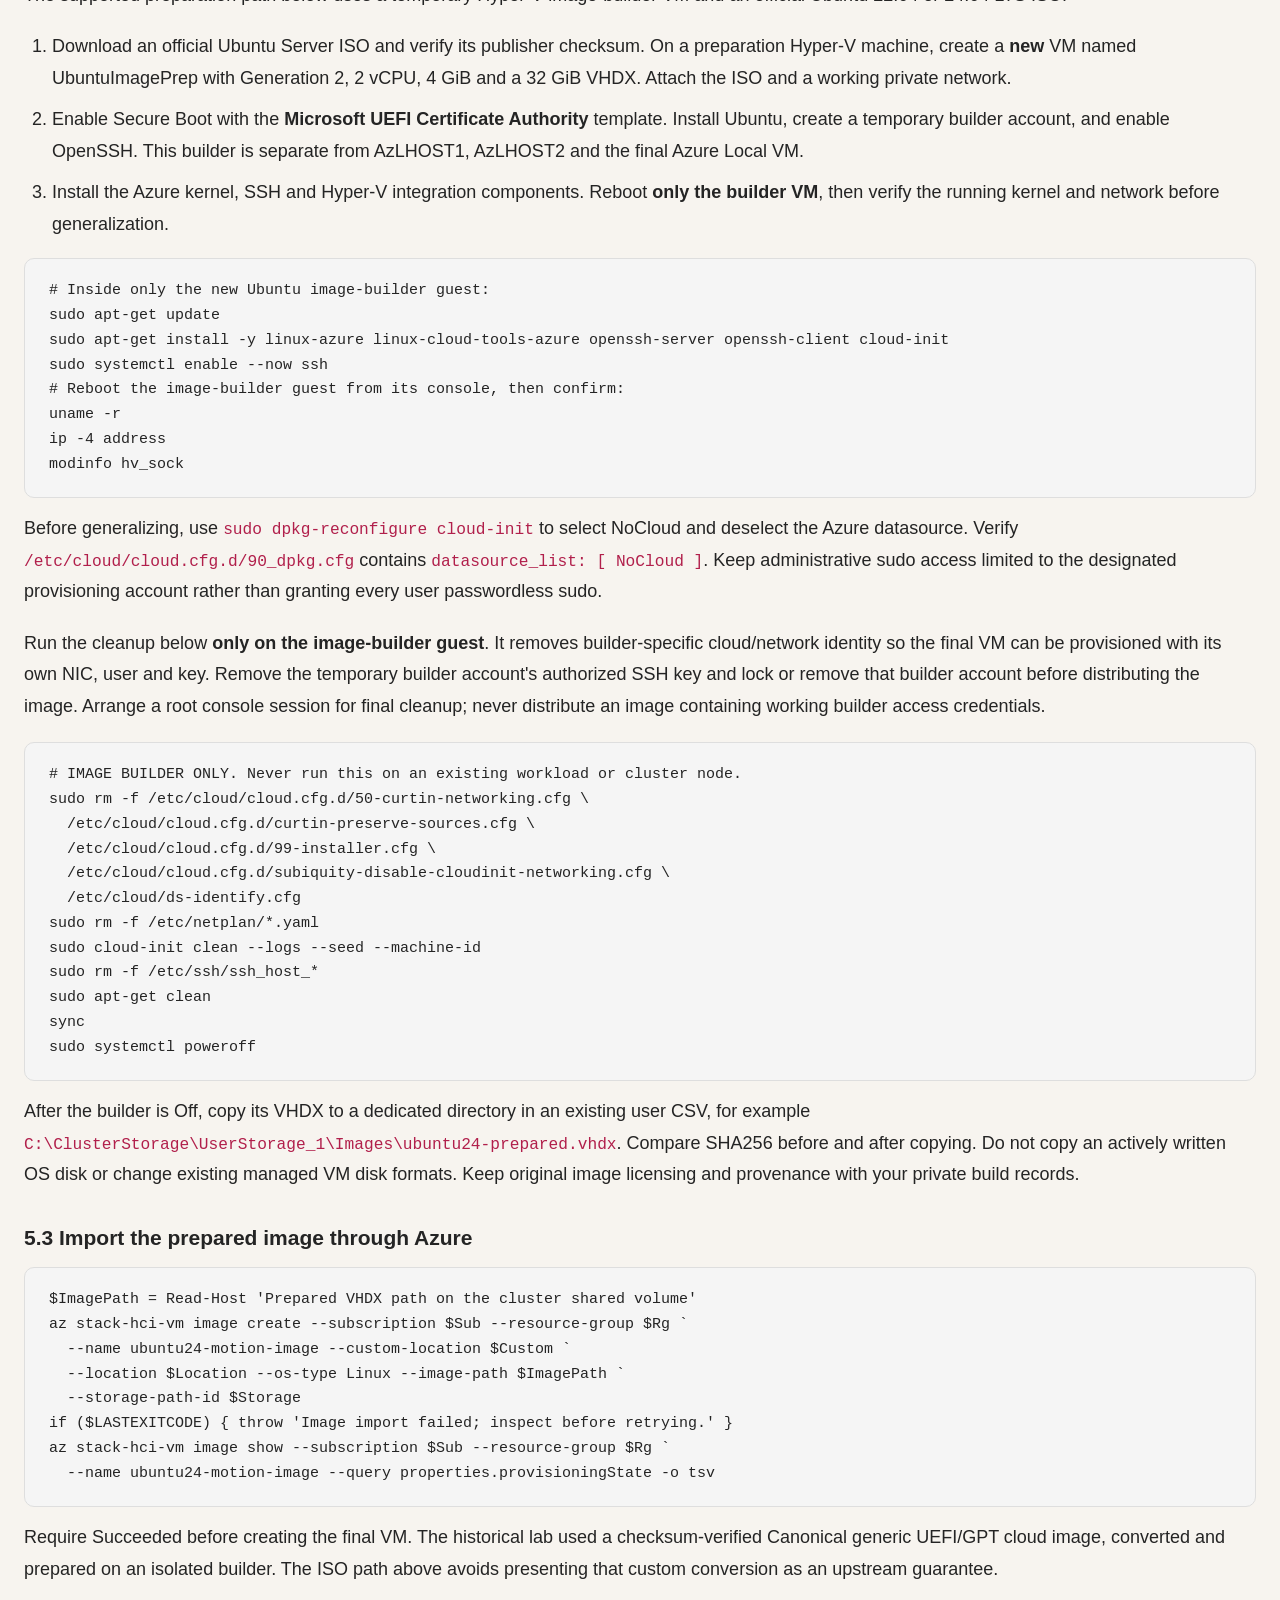
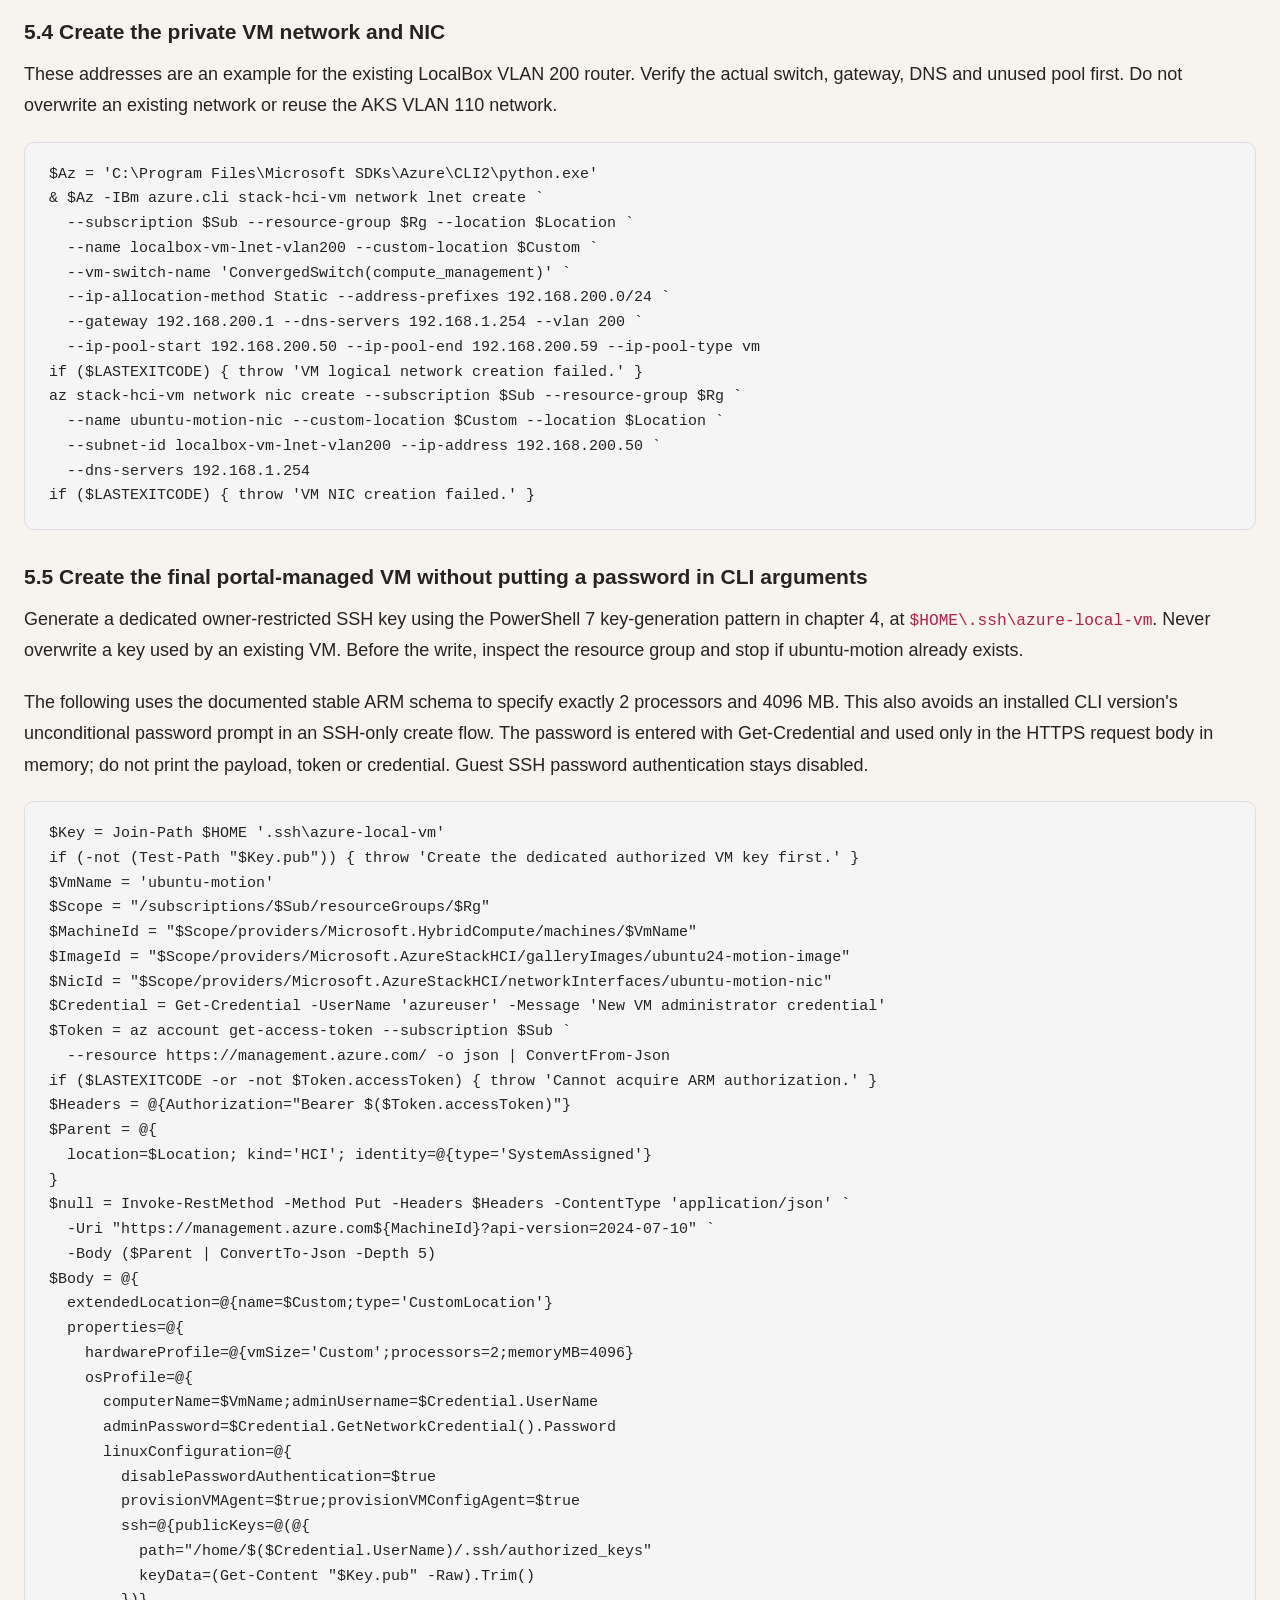
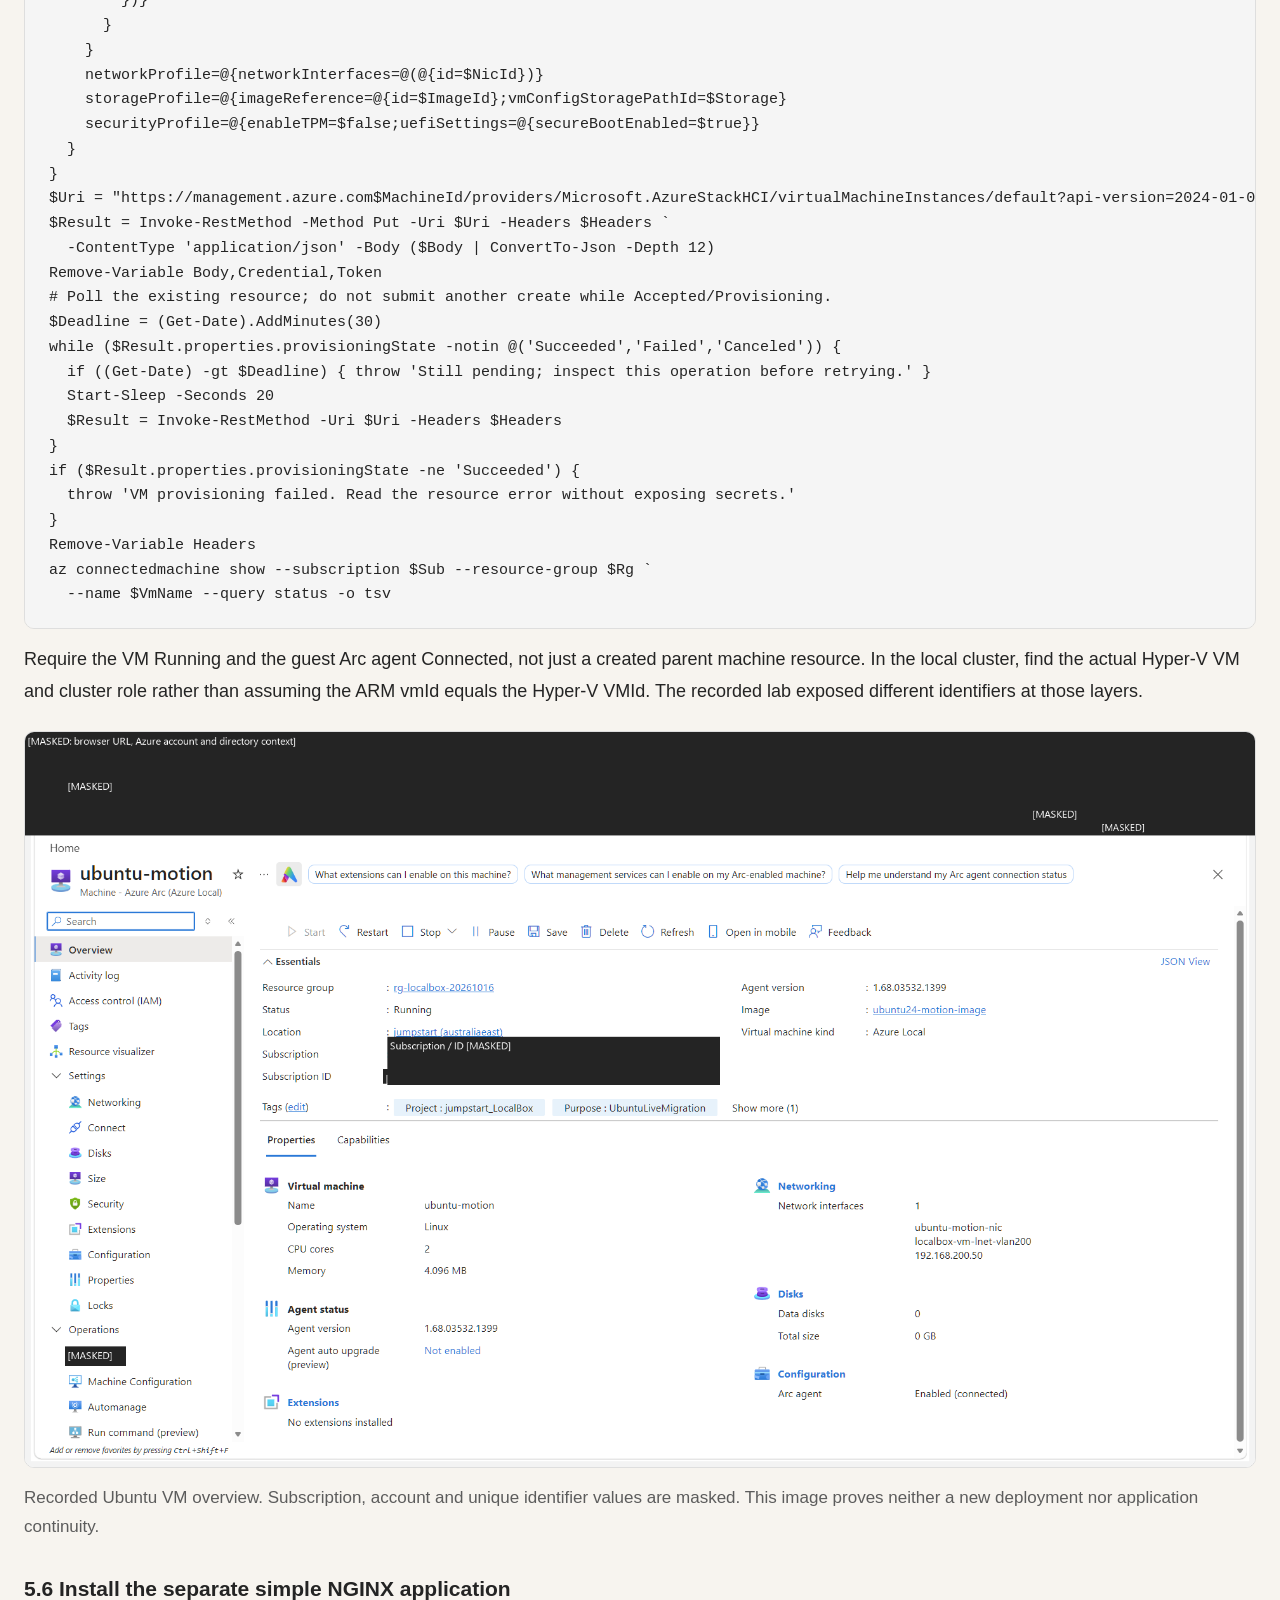
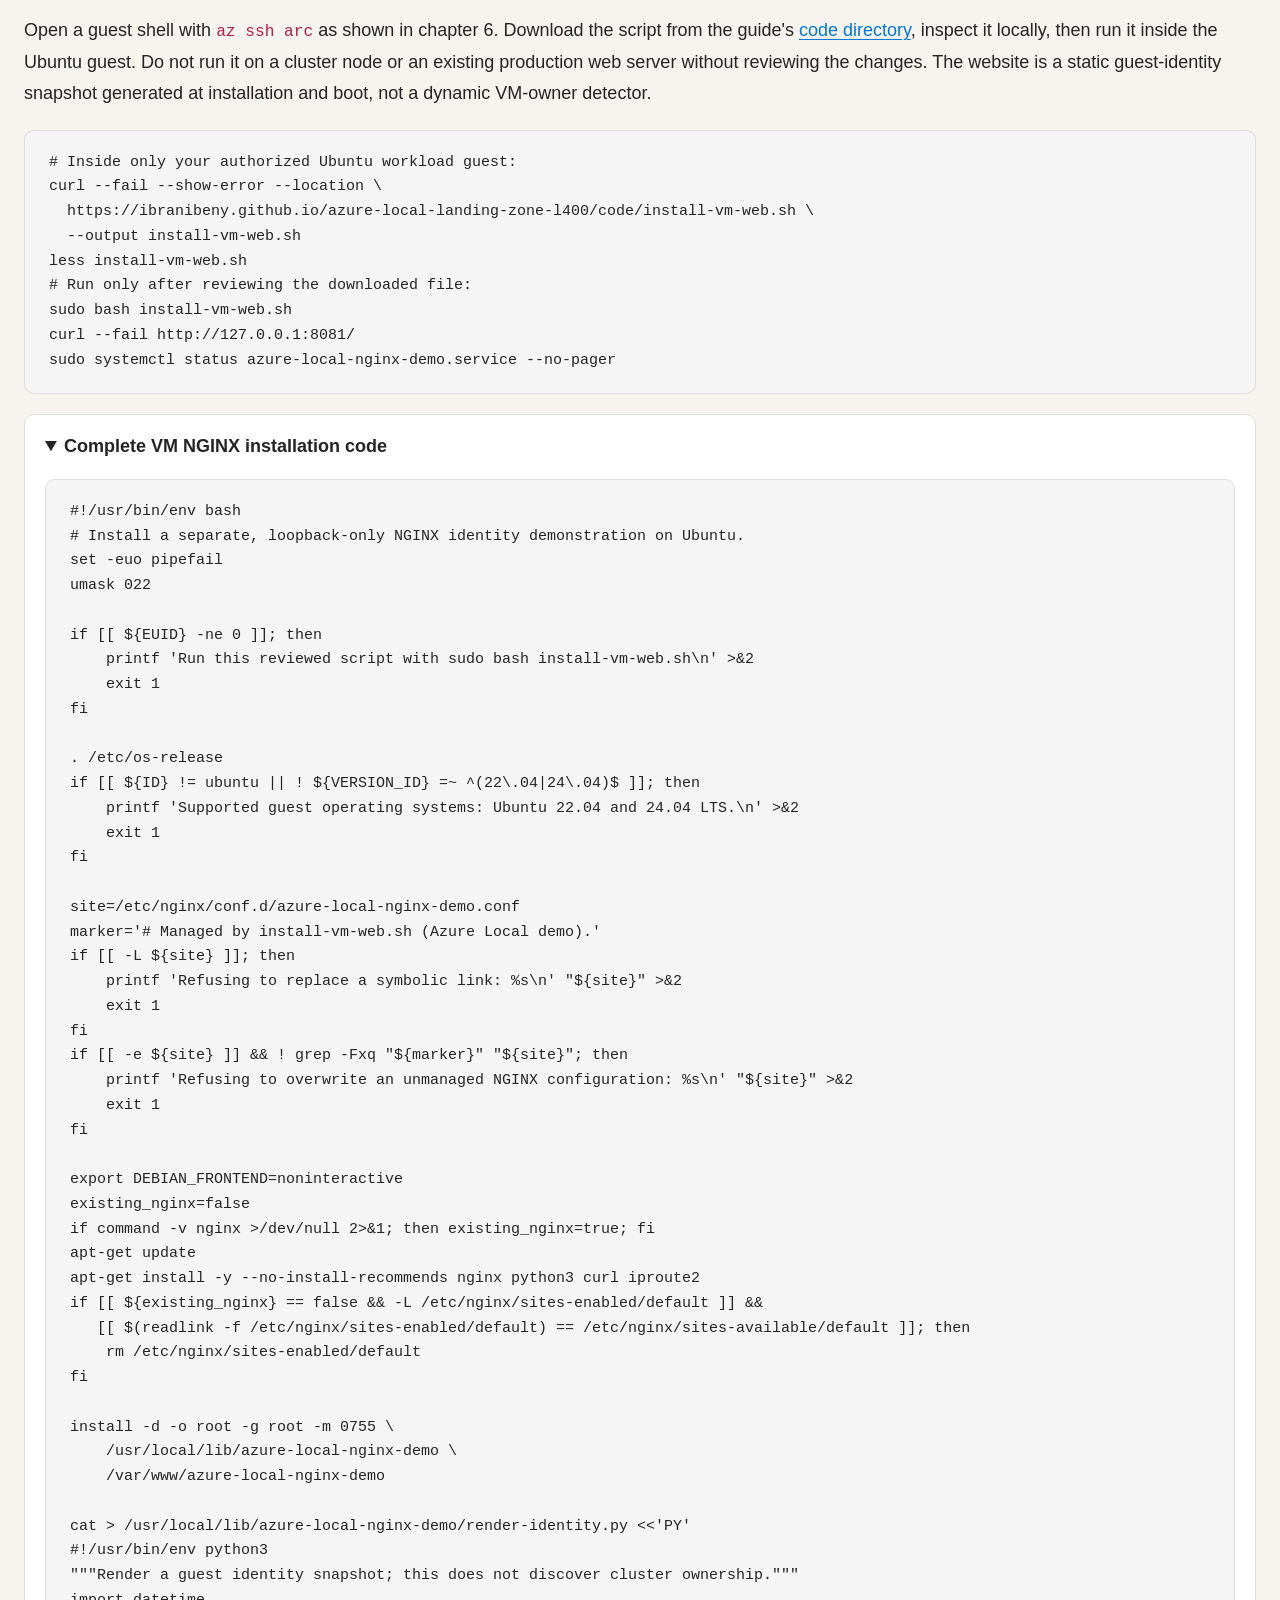
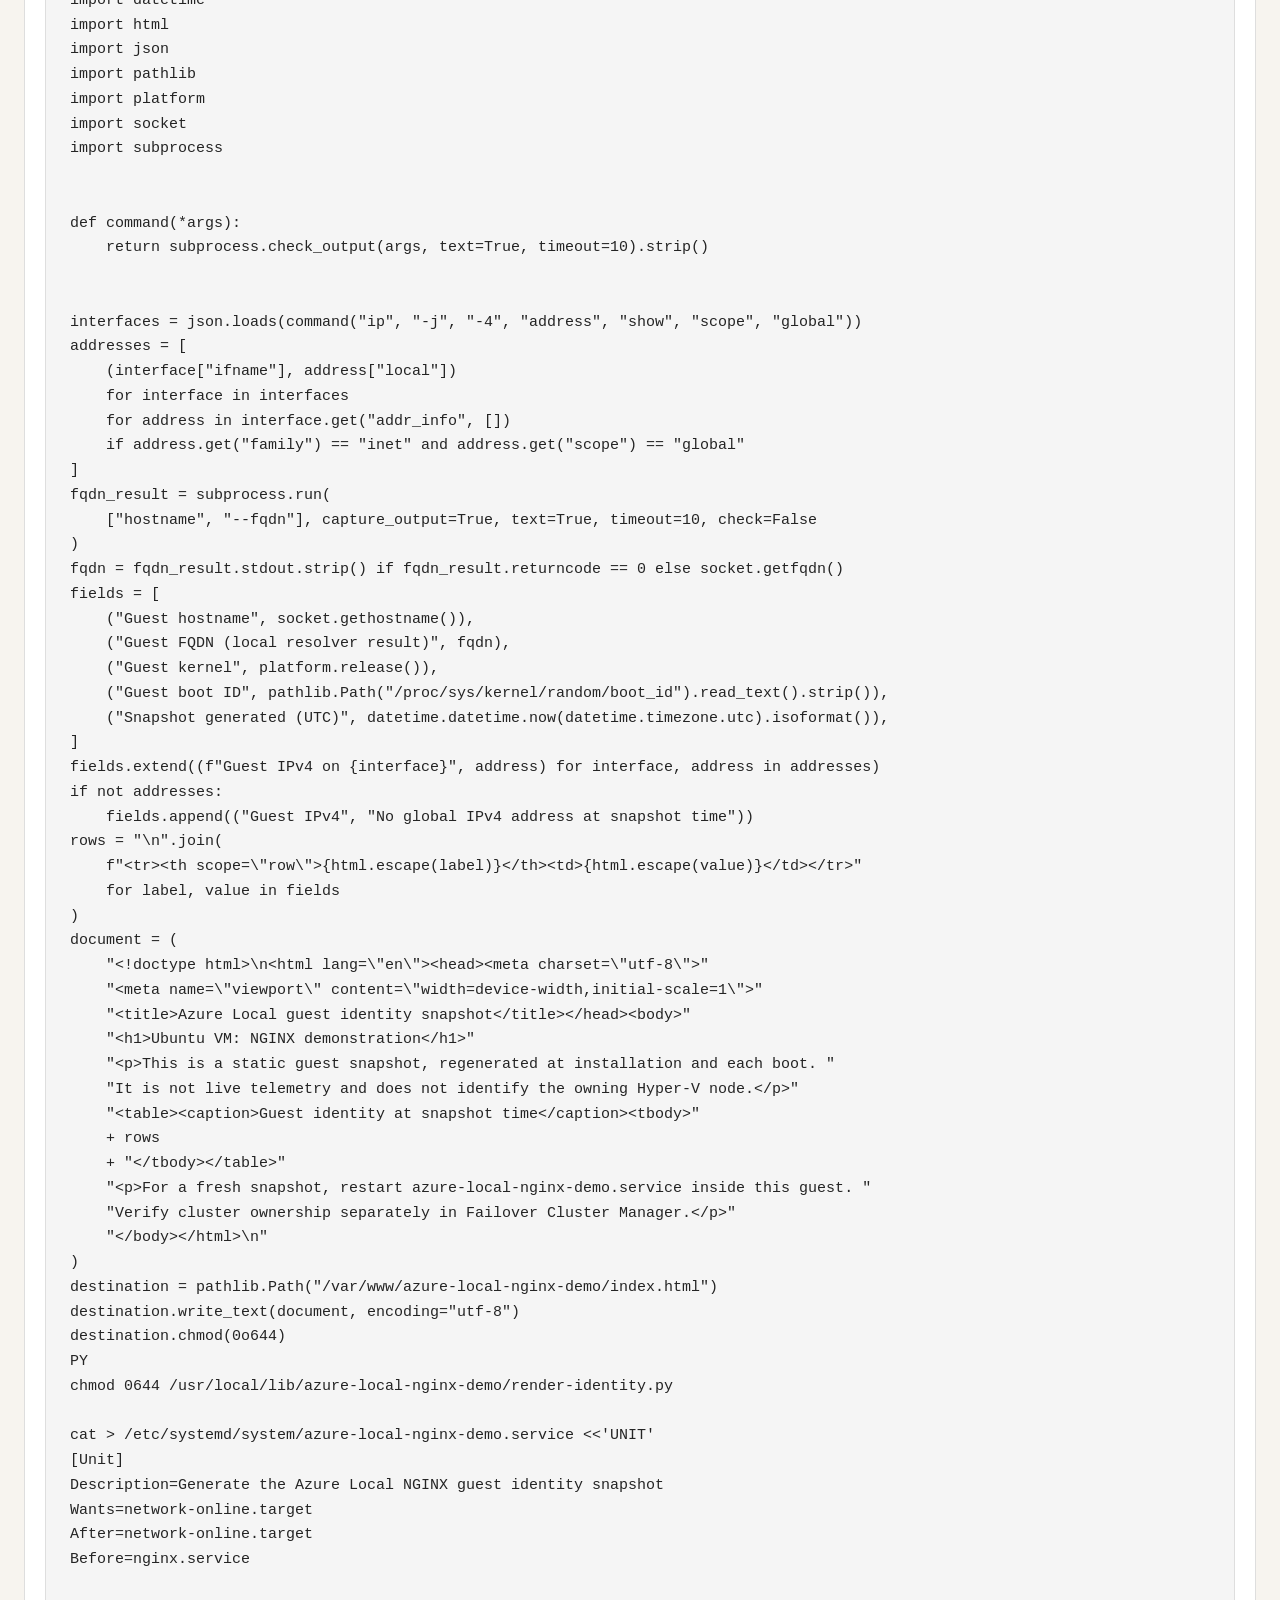
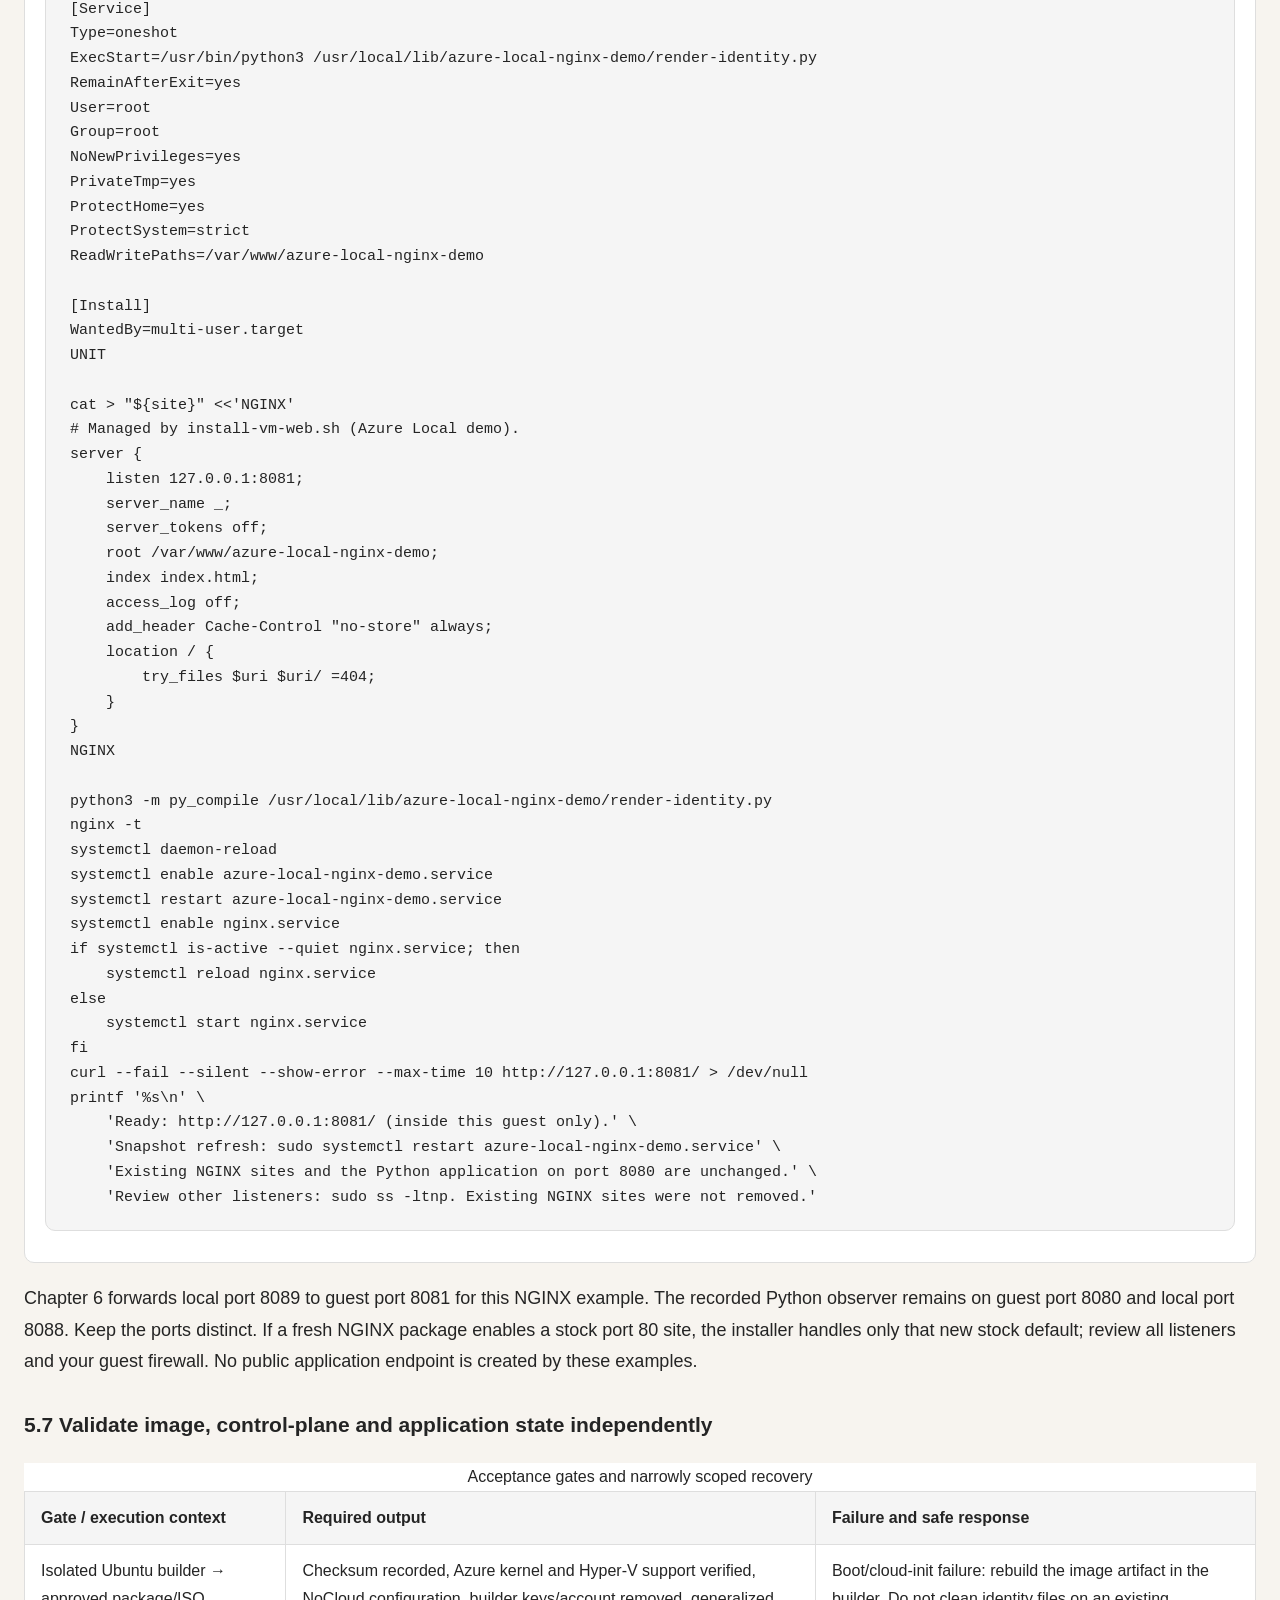
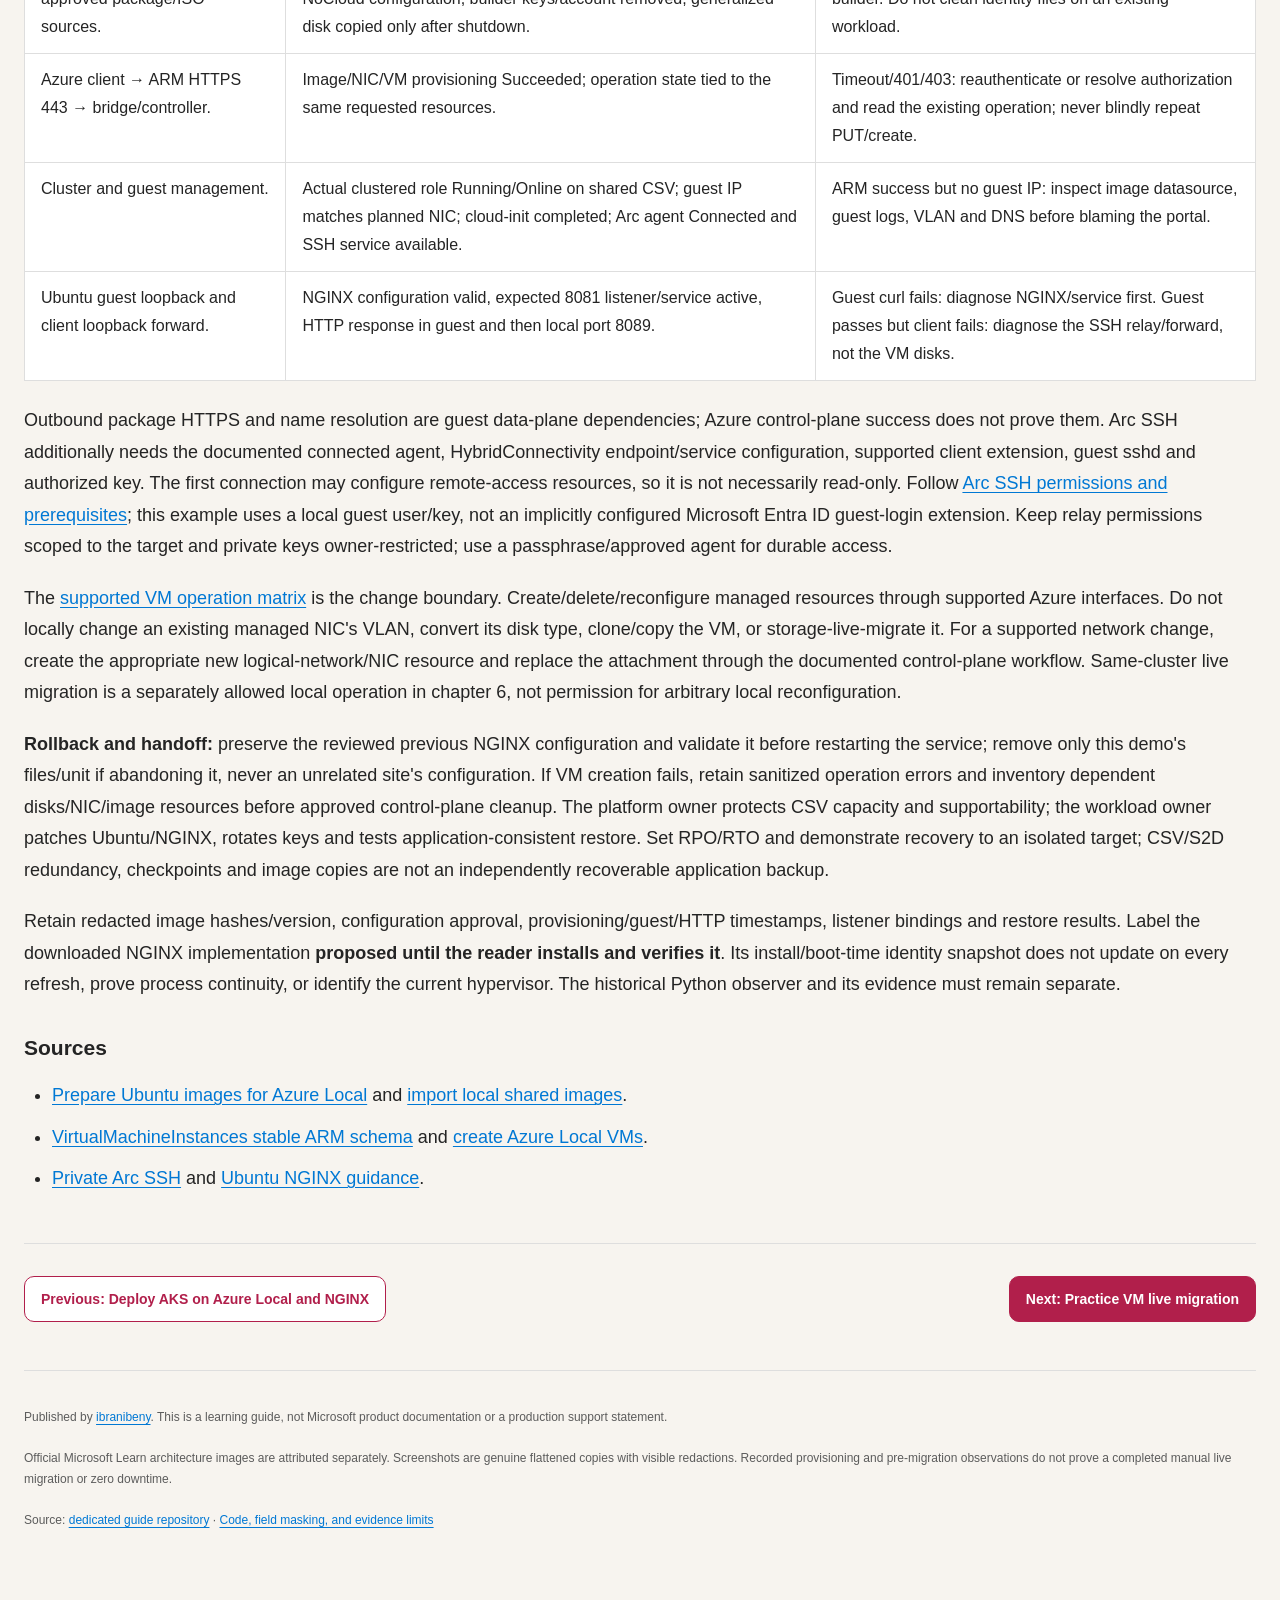
<file: 05-vm.html>
<!doctype html>
<html lang="en">
<head>
<meta charset="utf-8">
<meta name="viewport" content="width=device-width, initial-scale=1">
<meta name="description" content="Deploy Ubuntu and a web application: a sequential Azure Local learning lab with masked identity fields, official references, and private access.">
<title>Deploy Ubuntu and a web application | Azure Local and LocalBox Guide</title>
<link rel="icon" href="data:,">
<script>(() => {
  const param = new URLSearchParams(window.location.search).get("scoutTheme");
  const theme =
    param || (window.matchMedia("(prefers-color-scheme: dark)").matches ? "dark" : "light");
  document.documentElement.setAttribute("data-theme", theme);
})();</script>
<link rel="stylesheet" href="assets/site.css">
</head>
<body>
<a class="skip" href="#main">Skip to content</a>
<header class="masthead"><a class="brand" href="index.html">AZURE LOCAL / LOCALBOX FIELD GUIDE</a><span>L400 deployment and operations</span></header>
<div class="layout">
<aside><nav aria-label="Learning path"><a href="index.html">Start here</a><a href="01-overview.html"><span>01</span> Azure Local and LocalBox overview</a><a href="02-scenarios.html"><span>02</span> Choose the deployment scenario</a><a href="03-deploy.html"><span>03</span> Deploy Azure Local with LocalBox</a><a href="04-aks.html"><span>04</span> Deploy AKS on Azure Local and NGINX</a><a href="05-vm.html" aria-current="page"><span>05</span> Deploy Ubuntu and a web application</a><a href="06-migrate.html"><span>06</span> Practice VM live migration</a><a href="architecture.html">L400 architecture / landing zones</a><a href="01-overview.html#terminology">Terminology and acronyms</a><a href="evidence.html">Masked screenshot evidence</a><a href="downloads.html">Code and masking policy</a></nav><p class="sidebar-note">Read in order. Validate each gate before proceeding. Publishing this guide does not authorize deployment or migration.</p></aside>
<main id="main">
<div class="breadcrumbs"><a href="index.html">Azure Local and LocalBox Guide</a> / Deploy Ubuntu and a web application</div>
<div class="edition">L400 edition · Azure landing-zone design mapping · Recorded lab: October 2026 · Identifiers masked</div>
<h1>5. Deploy Ubuntu and a web application</h1>
<figure class="architecture-view structured-diagram"><div class="diagram-toolbar"><span>Readable vector view · pan horizontally on smaller screens</span><a href="assets/architecture-05.drawio.svg" rel="noopener" target="_blank">Open full-size SVG</a></div><div aria-label="Editable L400 Azure-icon engineering view for Deploy Ubuntu and a web application; scroll horizontally if needed" class="diagram-frame" role="region" tabindex="0"><a href="assets/architecture-05.drawio.svg" rel="noopener" target="_blank"><img alt="Editable L400 Azure-icon engineering view for Deploy Ubuntu and a web application" src="assets/architecture-05.drawio.svg"/></a></div><figcaption>Native draw.io vector SVG. Click to open full-size and zoom; save and open in draw.io to edit. Recorded lab and proposed landing-zone controls are labeled separately. <a href="architecture.html">Read all six architecture views and the control mapping</a>.</figcaption></figure><h2 id="vm">5. Prepare Ubuntu, create an Azure Local VM, and add a web application</h2>
<p>The final demonstration VM is an <strong>Azure Local VM enabled by Azure Arc</strong>, created through the Azure control plane and stored on a Cluster Shared Volume. Do not create an unmanaged local VM as a substitute and assume it will appear in the portal.</p>
<div class="note"><strong>Recorded application versus new example:</strong> the captured lab ran a Python identity observer on guest loopback port 8080. The complete downloadable script below installs a separate <strong>NGINX identity-snapshot example on loopback port 8081</strong>. That NGINX example is provided for you to deploy; this publication does not claim it was installed in the captured VM. Its static snapshot is not live host-ownership telemetry.</div>
<h3>5.1 Check the platform and storage path</h3>
<p>Complete the platform gates in chapter 3. Use an authenticated, single-account Azure CLI context, then enter the identifiers locally. The private fields remain masked in this public guide. The example uses the same generic lab names as the migration chapter.</p>
<p><strong>Stage inputs and authority:</strong> require a supported generalized Generation 2 image, provenance/checksum, healthy user CSV/storage path, free destination capacity, approved VLAN 200 reservations, a dedicated guest key, and authorized Azure VM/network/image operations. Azure resource permission is distinct from local Hyper-V/cluster rights and from Ubuntu sudo/SSH. The image builder's administrator may prepare that isolated builder; that permission does not authorize editing a control-plane-managed workload disk. Verify Azure sign-in and subscription selection succeed before any following create request.</p>
<p>In the <a href="architecture.html">proposed ALZ design</a>, the application team's VM/guest-management resources align with Local's Applications subscription, while cluster/bridge/custom-location dependencies align with Azure Local Clusters. The examples use the actual single-subscription lab, not an implemented multi-subscription landing zone. Validate support for shared-resource references and scope delegation before separating them; moving a resource group is not a substitute for a supported placement design. A resource's management-group membership supplies no route to its NIC.</p>
<p>This stage maps <strong>identity</strong> to Azure, builder and guest privileges; <strong>resource organization</strong> to workload ownership; <strong>networking</strong> to VLAN/DNS/egress; <strong>security/governance</strong> to image and access controls; <strong>management</strong> to backup/restore and monitoring; <strong>automation</strong> to reproducible image/script artifacts; and <strong>tenant/billing</strong> to approved scope and retention. Apply <a href="https://learn.microsoft.com/azure/cloud-adoption-framework/ready/landing-zone/design-areas">ALZ controls</a> in Audit first against these HybridCompute/AzureStackHCI APIs, including guest-agent and bridge operations, before enforcing Deny.</p>
<pre><code class="language-powershell">$ErrorActionPreference = 'Stop'
$Sub = Read-Host 'Subscription ID'
$Tenant = Read-Host 'Tenant ID'
$Rg = Read-Host 'Existing Azure Local resource-group name'
$Location = 'australiaeast'
$env:AZURE_CONFIG_DIR = Join-Path $HOME '.azure-local-lab'
az login --tenant $Tenant --use-device-code --output none
az account set --subscription $Sub
$Custom = az customlocation show --subscription $Sub --resource-group $Rg `
  --name jumpstart --query id -o tsv
if ($LASTEXITCODE -or -not $Custom) { throw 'Custom location is unavailable.' }
az stack-hci-vm storagepath list --subscription $Sub --resource-group $Rg `
  --query "[].{Name:name,State:properties.provisioningState,Path:properties.path}" -o table
$StorageName = Read-Host 'Select an existing healthy user storage-path name'
$Storage = az stack-hci-vm storagepath show --subscription $Sub --resource-group $Rg `
  --name $StorageName --query id -o tsv
if ($LASTEXITCODE -or -not $Storage) { throw 'Storage path is unavailable.' }</code></pre>
<p>Require both cluster nodes Up, storage healthy, enough free shared capacity, and matching external workload switches. The OS disk and VM configuration must be on shared cluster storage for this exercise. A disk on the outer VM's local C: drive is not shared cluster storage.</p>
<h3>5.2 Prepare a Generation 2 Ubuntu image</h3>
<p>Use the <a href="https://learn.microsoft.com/azure/azure-local/manage/virtual-machine-image-linux-sysprep?view=azloc-2609">official Ubuntu image preparation procedure</a>. An ordinary Azure Marketplace VHD is not automatically compatible with Azure Local provisioning. The supported preparation path below uses a temporary Hyper-V image-builder VM and an official Ubuntu 22.04 or 24.04 LTS ISO.</p>
<ol><li>Download an official Ubuntu Server ISO and verify its publisher checksum. On a preparation Hyper-V machine, create a <strong>new</strong> VM named UbuntuImagePrep with Generation 2, 2 vCPU, 4 GiB and a 32 GiB VHDX. Attach the ISO and a working private network.</li>
<li>Enable Secure Boot with the <strong>Microsoft UEFI Certificate Authority</strong> template. Install Ubuntu, create a temporary builder account, and enable OpenSSH. This builder is separate from AzLHOST1, AzLHOST2 and the final Azure Local VM.</li>
<li>Install the Azure kernel, SSH and Hyper-V integration components. Reboot <strong>only the builder VM</strong>, then verify the running kernel and network before generalization.</li></ol>
<pre><code class="language-bash"># Inside only the new Ubuntu image-builder guest:
sudo apt-get update
sudo apt-get install -y linux-azure linux-cloud-tools-azure openssh-server openssh-client cloud-init
sudo systemctl enable --now ssh
# Reboot the image-builder guest from its console, then confirm:
uname -r
ip -4 address
modinfo hv_sock</code></pre>
<p>Before generalizing, use <code>sudo dpkg-reconfigure cloud-init</code> to select NoCloud and deselect the Azure datasource. Verify <code>/etc/cloud/cloud.cfg.d/90_dpkg.cfg</code> contains <code>datasource_list: [ NoCloud ]</code>. Keep administrative sudo access limited to the designated provisioning account rather than granting every user passwordless sudo.</p>
<p>Run the cleanup below <strong>only on the image-builder guest</strong>. It removes builder-specific cloud/network identity so the final VM can be provisioned with its own NIC, user and key. Remove the temporary builder account's authorized SSH key and lock or remove that builder account before distributing the image. Arrange a root console session for final cleanup; never distribute an image containing working builder access credentials.</p>
<pre><code class="language-bash"># IMAGE BUILDER ONLY. Never run this on an existing workload or cluster node.
sudo rm -f /etc/cloud/cloud.cfg.d/50-curtin-networking.cfg \
  /etc/cloud/cloud.cfg.d/curtin-preserve-sources.cfg \
  /etc/cloud/cloud.cfg.d/99-installer.cfg \
  /etc/cloud/cloud.cfg.d/subiquity-disable-cloudinit-networking.cfg \
  /etc/cloud/ds-identify.cfg
sudo rm -f /etc/netplan/*.yaml
sudo cloud-init clean --logs --seed --machine-id
sudo rm -f /etc/ssh/ssh_host_*
sudo apt-get clean
sync
sudo systemctl poweroff</code></pre>
<p>After the builder is Off, copy its VHDX to a dedicated directory in an existing user CSV, for example <code>C:\ClusterStorage\UserStorage_1\Images\ubuntu24-prepared.vhdx</code>. Compare SHA256 before and after copying. Do not copy an actively written OS disk or change existing managed VM disk formats. Keep original image licensing and provenance with your private build records.</p>
<h3>5.3 Import the prepared image through Azure</h3>
<pre><code class="language-powershell">$ImagePath = Read-Host 'Prepared VHDX path on the cluster shared volume'
az stack-hci-vm image create --subscription $Sub --resource-group $Rg `
  --name ubuntu24-motion-image --custom-location $Custom `
  --location $Location --os-type Linux --image-path $ImagePath `
  --storage-path-id $Storage
if ($LASTEXITCODE) { throw 'Image import failed; inspect before retrying.' }
az stack-hci-vm image show --subscription $Sub --resource-group $Rg `
  --name ubuntu24-motion-image --query properties.provisioningState -o tsv</code></pre>
<p>Require Succeeded before creating the final VM. The historical lab used a checksum-verified Canonical generic UEFI/GPT cloud image, converted and prepared on an isolated builder. The ISO path above avoids presenting that custom conversion as an upstream guarantee.</p>
<h3>5.4 Create the private VM network and NIC</h3>
<p>These addresses are an example for the existing LocalBox VLAN 200 router. Verify the actual switch, gateway, DNS and unused pool first. Do not overwrite an existing network or reuse the AKS VLAN 110 network.</p>
<pre><code class="language-powershell">$Az = 'C:\Program Files\Microsoft SDKs\Azure\CLI2\python.exe'
&amp; $Az -IBm azure.cli stack-hci-vm network lnet create `
  --subscription $Sub --resource-group $Rg --location $Location `
  --name localbox-vm-lnet-vlan200 --custom-location $Custom `
  --vm-switch-name 'ConvergedSwitch(compute_management)' `
  --ip-allocation-method Static --address-prefixes 192.168.200.0/24 `
  --gateway 192.168.200.1 --dns-servers 192.168.1.254 --vlan 200 `
  --ip-pool-start 192.168.200.50 --ip-pool-end 192.168.200.59 --ip-pool-type vm
if ($LASTEXITCODE) { throw 'VM logical network creation failed.' }
az stack-hci-vm network nic create --subscription $Sub --resource-group $Rg `
  --name ubuntu-motion-nic --custom-location $Custom --location $Location `
  --subnet-id localbox-vm-lnet-vlan200 --ip-address 192.168.200.50 `
  --dns-servers 192.168.1.254
if ($LASTEXITCODE) { throw 'VM NIC creation failed.' }</code></pre>
<h3>5.5 Create the final portal-managed VM without putting a password in CLI arguments</h3>
<p>Generate a dedicated owner-restricted SSH key using the PowerShell 7 key-generation pattern in chapter 4, at <code>$HOME\.ssh\azure-local-vm</code>. Never overwrite a key used by an existing VM. Before the write, inspect the resource group and stop if ubuntu-motion already exists.</p>
<p>The following uses the documented stable ARM schema to specify exactly 2 processors and 4096 MB. This also avoids an installed CLI version's unconditional password prompt in an SSH-only create flow. The password is entered with Get-Credential and used only in the HTTPS request body in memory; do not print the payload, token or credential. Guest SSH password authentication stays disabled.</p>
<pre><code class="language-powershell">$Key = Join-Path $HOME '.ssh\azure-local-vm'
if (-not (Test-Path "$Key.pub")) { throw 'Create the dedicated authorized VM key first.' }
$VmName = 'ubuntu-motion'
$Scope = "/subscriptions/$Sub/resourceGroups/$Rg"
$MachineId = "$Scope/providers/Microsoft.HybridCompute/machines/$VmName"
$ImageId = "$Scope/providers/Microsoft.AzureStackHCI/galleryImages/ubuntu24-motion-image"
$NicId = "$Scope/providers/Microsoft.AzureStackHCI/networkInterfaces/ubuntu-motion-nic"
$Credential = Get-Credential -UserName 'azureuser' -Message 'New VM administrator credential'
$Token = az account get-access-token --subscription $Sub `
  --resource https://management.azure.com/ -o json | ConvertFrom-Json
if ($LASTEXITCODE -or -not $Token.accessToken) { throw 'Cannot acquire ARM authorization.' }
$Headers = @{Authorization="Bearer $($Token.accessToken)"}
$Parent = @{
  location=$Location; kind='HCI'; identity=@{type='SystemAssigned'}
}
$null = Invoke-RestMethod -Method Put -Headers $Headers -ContentType 'application/json' `
  -Uri "https://management.azure.com${MachineId}?api-version=2024-07-10" `
  -Body ($Parent | ConvertTo-Json -Depth 5)
$Body = @{
  extendedLocation=@{name=$Custom;type='CustomLocation'}
  properties=@{
    hardwareProfile=@{vmSize='Custom';processors=2;memoryMB=4096}
    osProfile=@{
      computerName=$VmName;adminUsername=$Credential.UserName
      adminPassword=$Credential.GetNetworkCredential().Password
      linuxConfiguration=@{
        disablePasswordAuthentication=$true
        provisionVMAgent=$true;provisionVMConfigAgent=$true
        ssh=@{publicKeys=@(@{
          path="/home/$($Credential.UserName)/.ssh/authorized_keys"
          keyData=(Get-Content "$Key.pub" -Raw).Trim()
        })}
      }
    }
    networkProfile=@{networkInterfaces=@(@{id=$NicId})}
    storageProfile=@{imageReference=@{id=$ImageId};vmConfigStoragePathId=$Storage}
    securityProfile=@{enableTPM=$false;uefiSettings=@{secureBootEnabled=$true}}
  }
}
$Uri = "https://management.azure.com$MachineId/providers/Microsoft.AzureStackHCI/virtualMachineInstances/default?api-version=2024-01-01"
$Result = Invoke-RestMethod -Method Put -Uri $Uri -Headers $Headers `
  -ContentType 'application/json' -Body ($Body | ConvertTo-Json -Depth 12)
Remove-Variable Body,Credential,Token
# Poll the existing resource; do not submit another create while Accepted/Provisioning.
$Deadline = (Get-Date).AddMinutes(30)
while ($Result.properties.provisioningState -notin @('Succeeded','Failed','Canceled')) {
  if ((Get-Date) -gt $Deadline) { throw 'Still pending; inspect this operation before retrying.' }
  Start-Sleep -Seconds 20
  $Result = Invoke-RestMethod -Uri $Uri -Headers $Headers
}
if ($Result.properties.provisioningState -ne 'Succeeded') {
  throw 'VM provisioning failed. Read the resource error without exposing secrets.'
}
Remove-Variable Headers
az connectedmachine show --subscription $Sub --resource-group $Rg `
  --name $VmName --query status -o tsv</code></pre>
<p>Require the VM Running and the guest Arc agent Connected, not just a created parent machine resource. In the local cluster, find the actual Hyper-V VM and cluster role rather than assuming the ARM vmId equals the Hyper-V VMId. The recorded lab exposed different identifiers at those layers.</p>
<figure><img alt="Redacted Azure portal view of the recorded Ubuntu VM on Azure Local" src="assets/vm-overview.png"/><figcaption>Recorded Ubuntu VM overview. Subscription, account and unique identifier values are masked. This image proves neither a new deployment nor application continuity.</figcaption></figure>
<h3>5.6 Install the separate simple NGINX application</h3>
<p>Open a guest shell with <code>az ssh arc</code> as shown in chapter 6. Download the script from the guide's <a download="" href="code/install-vm-web.sh">code directory</a>, inspect it locally, then run it inside the Ubuntu guest. Do not run it on a cluster node or an existing production web server without reviewing the changes. The website is a static guest-identity snapshot generated at installation and boot, not a dynamic VM-owner detector.</p>
<pre><code class="language-bash"># Inside only your authorized Ubuntu workload guest:
curl --fail --show-error --location \
  https://ibranibeny.github.io/azure-local-landing-zone-l400/code/install-vm-web.sh \
  --output install-vm-web.sh
less install-vm-web.sh
# Run only after reviewing the downloaded file:
sudo bash install-vm-web.sh
curl --fail http://127.0.0.1:8081/
sudo systemctl status azure-local-nginx-demo.service --no-pager</code></pre>
<details open=""><summary>Complete VM NGINX installation code</summary>
<pre><code class="language-bash">#!/usr/bin/env bash
# Install a separate, loopback-only NGINX identity demonstration on Ubuntu.
set -euo pipefail
umask 022

if [[ ${EUID} -ne 0 ]]; then
    printf 'Run this reviewed script with sudo bash install-vm-web.sh\n' &gt;&amp;2
    exit 1
fi

. /etc/os-release
if [[ ${ID} != ubuntu || ! ${VERSION_ID} =~ ^(22\.04|24\.04)$ ]]; then
    printf 'Supported guest operating systems: Ubuntu 22.04 and 24.04 LTS.\n' &gt;&amp;2
    exit 1
fi

site=/etc/nginx/conf.d/azure-local-nginx-demo.conf
marker='# Managed by install-vm-web.sh (Azure Local demo).'
if [[ -L ${site} ]]; then
    printf 'Refusing to replace a symbolic link: %s\n' "${site}" &gt;&amp;2
    exit 1
fi
if [[ -e ${site} ]] &amp;&amp; ! grep -Fxq "${marker}" "${site}"; then
    printf 'Refusing to overwrite an unmanaged NGINX configuration: %s\n' "${site}" &gt;&amp;2
    exit 1
fi

export DEBIAN_FRONTEND=noninteractive
existing_nginx=false
if command -v nginx &gt;/dev/null 2&gt;&amp;1; then existing_nginx=true; fi
apt-get update
apt-get install -y --no-install-recommends nginx python3 curl iproute2
if [[ ${existing_nginx} == false &amp;&amp; -L /etc/nginx/sites-enabled/default ]] &amp;&amp;
   [[ $(readlink -f /etc/nginx/sites-enabled/default) == /etc/nginx/sites-available/default ]]; then
    rm /etc/nginx/sites-enabled/default
fi

install -d -o root -g root -m 0755 \
    /usr/local/lib/azure-local-nginx-demo \
    /var/www/azure-local-nginx-demo

cat &gt; /usr/local/lib/azure-local-nginx-demo/render-identity.py &lt;&lt;'PY'
#!/usr/bin/env python3
"""Render a guest identity snapshot; this does not discover cluster ownership."""
import datetime
import html
import json
import pathlib
import platform
import socket
import subprocess


def command(*args):
    return subprocess.check_output(args, text=True, timeout=10).strip()


interfaces = json.loads(command("ip", "-j", "-4", "address", "show", "scope", "global"))
addresses = [
    (interface["ifname"], address["local"])
    for interface in interfaces
    for address in interface.get("addr_info", [])
    if address.get("family") == "inet" and address.get("scope") == "global"
]
fqdn_result = subprocess.run(
    ["hostname", "--fqdn"], capture_output=True, text=True, timeout=10, check=False
)
fqdn = fqdn_result.stdout.strip() if fqdn_result.returncode == 0 else socket.getfqdn()
fields = [
    ("Guest hostname", socket.gethostname()),
    ("Guest FQDN (local resolver result)", fqdn),
    ("Guest kernel", platform.release()),
    ("Guest boot ID", pathlib.Path("/proc/sys/kernel/random/boot_id").read_text().strip()),
    ("Snapshot generated (UTC)", datetime.datetime.now(datetime.timezone.utc).isoformat()),
]
fields.extend((f"Guest IPv4 on {interface}", address) for interface, address in addresses)
if not addresses:
    fields.append(("Guest IPv4", "No global IPv4 address at snapshot time"))
rows = "\n".join(
    f"&lt;tr&gt;&lt;th scope=\"row\"&gt;{html.escape(label)}&lt;/th&gt;&lt;td&gt;{html.escape(value)}&lt;/td&gt;&lt;/tr&gt;"
    for label, value in fields
)
document = (
    "&lt;!doctype html&gt;\n&lt;html lang=\"en\"&gt;&lt;head&gt;&lt;meta charset=\"utf-8\"&gt;"
    "&lt;meta name=\"viewport\" content=\"width=device-width,initial-scale=1\"&gt;"
    "&lt;title&gt;Azure Local guest identity snapshot&lt;/title&gt;&lt;/head&gt;&lt;body&gt;"
    "&lt;h1&gt;Ubuntu VM: NGINX demonstration&lt;/h1&gt;"
    "&lt;p&gt;This is a static guest snapshot, regenerated at installation and each boot. "
    "It is not live telemetry and does not identify the owning Hyper-V node.&lt;/p&gt;"
    "&lt;table&gt;&lt;caption&gt;Guest identity at snapshot time&lt;/caption&gt;&lt;tbody&gt;"
    + rows
    + "&lt;/tbody&gt;&lt;/table&gt;"
    "&lt;p&gt;For a fresh snapshot, restart azure-local-nginx-demo.service inside this guest. "
    "Verify cluster ownership separately in Failover Cluster Manager.&lt;/p&gt;"
    "&lt;/body&gt;&lt;/html&gt;\n"
)
destination = pathlib.Path("/var/www/azure-local-nginx-demo/index.html")
destination.write_text(document, encoding="utf-8")
destination.chmod(0o644)
PY
chmod 0644 /usr/local/lib/azure-local-nginx-demo/render-identity.py

cat &gt; /etc/systemd/system/azure-local-nginx-demo.service &lt;&lt;'UNIT'
[Unit]
Description=Generate the Azure Local NGINX guest identity snapshot
Wants=network-online.target
After=network-online.target
Before=nginx.service

[Service]
Type=oneshot
ExecStart=/usr/bin/python3 /usr/local/lib/azure-local-nginx-demo/render-identity.py
RemainAfterExit=yes
User=root
Group=root
NoNewPrivileges=yes
PrivateTmp=yes
ProtectHome=yes
ProtectSystem=strict
ReadWritePaths=/var/www/azure-local-nginx-demo

[Install]
WantedBy=multi-user.target
UNIT

cat &gt; "${site}" &lt;&lt;'NGINX'
# Managed by install-vm-web.sh (Azure Local demo).
server {
    listen 127.0.0.1:8081;
    server_name _;
    server_tokens off;
    root /var/www/azure-local-nginx-demo;
    index index.html;
    access_log off;
    add_header Cache-Control "no-store" always;
    location / {
        try_files $uri $uri/ =404;
    }
}
NGINX

python3 -m py_compile /usr/local/lib/azure-local-nginx-demo/render-identity.py
nginx -t
systemctl daemon-reload
systemctl enable azure-local-nginx-demo.service
systemctl restart azure-local-nginx-demo.service
systemctl enable nginx.service
if systemctl is-active --quiet nginx.service; then
    systemctl reload nginx.service
else
    systemctl start nginx.service
fi
curl --fail --silent --show-error --max-time 10 http://127.0.0.1:8081/ &gt; /dev/null
printf '%s\n' \
    'Ready: http://127.0.0.1:8081/ (inside this guest only).' \
    'Snapshot refresh: sudo systemctl restart azure-local-nginx-demo.service' \
    'Existing NGINX sites and the Python application on port 8080 are unchanged.' \
    'Review other listeners: sudo ss -ltnp. Existing NGINX sites were not removed.'
</code></pre>
</details>
<p>Chapter 6 forwards local port 8089 to guest port 8081 for this NGINX example. The recorded Python observer remains on guest port 8080 and local port 8088. Keep the ports distinct. If a fresh NGINX package enables a stock port 80 site, the installer handles only that new stock default; review all listeners and your guest firewall. No public application endpoint is created by these examples.</p>
<h3>5.7 Validate image, control-plane and application state independently</h3>
<table>
<caption>Acceptance gates and narrowly scoped recovery</caption>
<thead><tr><th>Gate / execution context</th><th>Required output</th><th>Failure and safe response</th></tr></thead>
<tbody>
<tr><td>Isolated Ubuntu builder → approved package/ISO sources.</td><td>Checksum recorded, Azure kernel and Hyper-V support verified, NoCloud configuration, builder keys/account removed, generalized disk copied only after shutdown.</td><td>Boot/cloud-init failure: rebuild the image artifact in the builder. Do not clean identity files on an existing workload.</td></tr>
<tr><td>Azure client → ARM HTTPS 443 → bridge/controller.</td><td>Image/NIC/VM provisioning Succeeded; operation state tied to the same requested resources.</td><td>Timeout/401/403: reauthenticate or resolve authorization and read the existing operation; never blindly repeat PUT/create.</td></tr>
<tr><td>Cluster and guest management.</td><td>Actual clustered role Running/Online on shared CSV; guest IP matches planned NIC; cloud-init completed; Arc agent Connected and SSH service available.</td><td>ARM success but no guest IP: inspect image datasource, guest logs, VLAN and DNS before blaming the portal.</td></tr>
<tr><td>Ubuntu guest loopback and client loopback forward.</td><td>NGINX configuration valid, expected 8081 listener/service active, HTTP response in guest and then local port 8089.</td><td>Guest curl fails: diagnose NGINX/service first. Guest passes but client fails: diagnose the SSH relay/forward, not the VM disks.</td></tr>
</tbody>
</table>
<p>Outbound package HTTPS and name resolution are guest data-plane dependencies; Azure control-plane success does not prove them. Arc SSH additionally needs the documented connected agent, HybridConnectivity endpoint/service configuration, supported client extension, guest sshd and authorized key. The first connection may configure remote-access resources, so it is not necessarily read-only. Follow <a href="https://learn.microsoft.com/azure/azure-arc/servers/ssh-arc-overview">Arc SSH permissions and prerequisites</a>; this example uses a local guest user/key, not an implicitly configured Microsoft Entra ID guest-login extension. Keep relay permissions scoped to the target and private keys owner-restricted; use a passphrase/approved agent for durable access.</p>
<p>The <a href="https://learn.microsoft.com/azure/azure-local/manage/virtual-machine-operations?view=azloc-2609">supported VM operation matrix</a> is the change boundary. Create/delete/reconfigure managed resources through supported Azure interfaces. Do not locally change an existing managed NIC's VLAN, convert its disk type, clone/copy the VM, or storage-live-migrate it. For a supported network change, create the appropriate new logical-network/NIC resource and replace the attachment through the documented control-plane workflow. Same-cluster live migration is a separately allowed local operation in chapter 6, not permission for arbitrary local reconfiguration.</p>
<p><strong>Rollback and handoff:</strong> preserve the reviewed previous NGINX configuration and validate it before restarting the service; remove only this demo's files/unit if abandoning it, never an unrelated site's configuration. If VM creation fails, retain sanitized operation errors and inventory dependent disks/NIC/image resources before approved control-plane cleanup. The platform owner protects CSV capacity and supportability; the workload owner patches Ubuntu/NGINX, rotates keys and tests application-consistent restore. Set RPO/RTO and demonstrate recovery to an isolated target; CSV/S2D redundancy, checkpoints and image copies are not an independently recoverable application backup.</p>
<p>Retain redacted image hashes/version, configuration approval, provisioning/guest/HTTP timestamps, listener bindings and restore results. Label the downloaded NGINX implementation <strong>proposed until the reader installs and verifies it</strong>. Its install/boot-time identity snapshot does not update on every refresh, prove process continuity, or identify the current hypervisor. The historical Python observer and its evidence must remain separate.</p>
<h3>Sources</h3>
<ul><li><a href="https://learn.microsoft.com/azure/azure-local/manage/virtual-machine-image-linux-sysprep?view=azloc-2609">Prepare Ubuntu images for Azure Local</a> and <a href="https://learn.microsoft.com/azure/azure-local/manage/virtual-machine-image-local-share?view=azloc-2609">import local shared images</a>.</li>
<li><a href="https://learn.microsoft.com/azure/templates/microsoft.azurestackhci/2024-01-01/virtualmachineinstances">VirtualMachineInstances stable ARM schema</a> and <a href="https://learn.microsoft.com/azure/azure-local/manage/create-arc-virtual-machines?view=azloc-2609">create Azure Local VMs</a>.</li>
<li><a href="https://learn.microsoft.com/azure/azure-local/manage/connect-arc-vm-using-ssh?view=azloc-2609">Private Arc SSH</a> and <a href="https://ubuntu.com/server/docs/how-to/web-services/install-nginx/">Ubuntu NGINX guidance</a>.</li></ul>

<div class="pager"><a class="button secondary" href="04-aks.html">Previous: Deploy AKS on Azure Local and NGINX</a><a class="button" href="06-migrate.html">Next: Practice VM live migration</a></div>
<footer><p>Published by <a href="https://github.com/ibranibeny">ibranibeny</a>. This is a learning guide, not Microsoft product documentation or a production support statement.</p>
<p>Official Microsoft Learn architecture images are attributed separately. Screenshots are genuine flattened copies with visible redactions. Recorded provisioning and pre-migration observations do not prove a completed manual live migration or zero downtime.</p>
<p>Source: <a href="https://github.com/ibranibeny/azure-local-landing-zone-l400">dedicated guide repository</a> · <a href="downloads.html">Code, field masking, and evidence limits</a></p></footer>
</main></div>
</body></html>
</file>
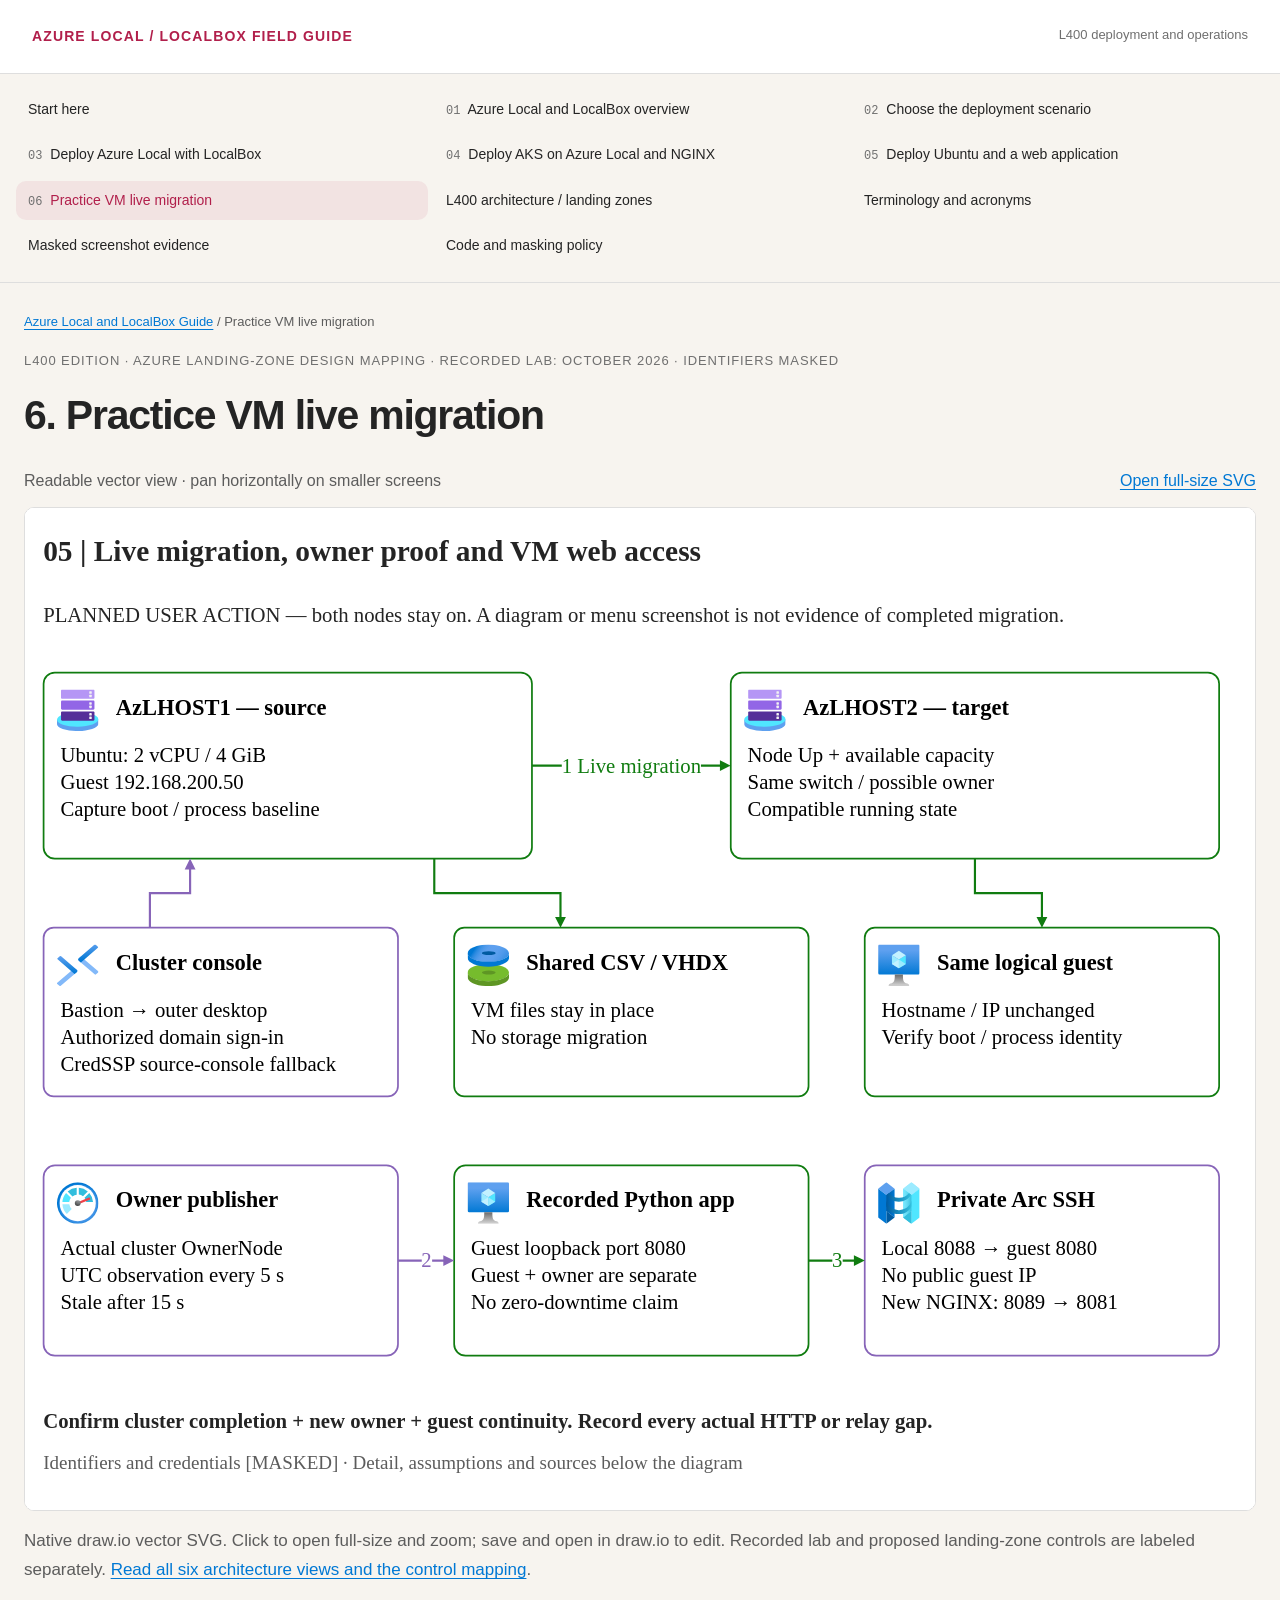
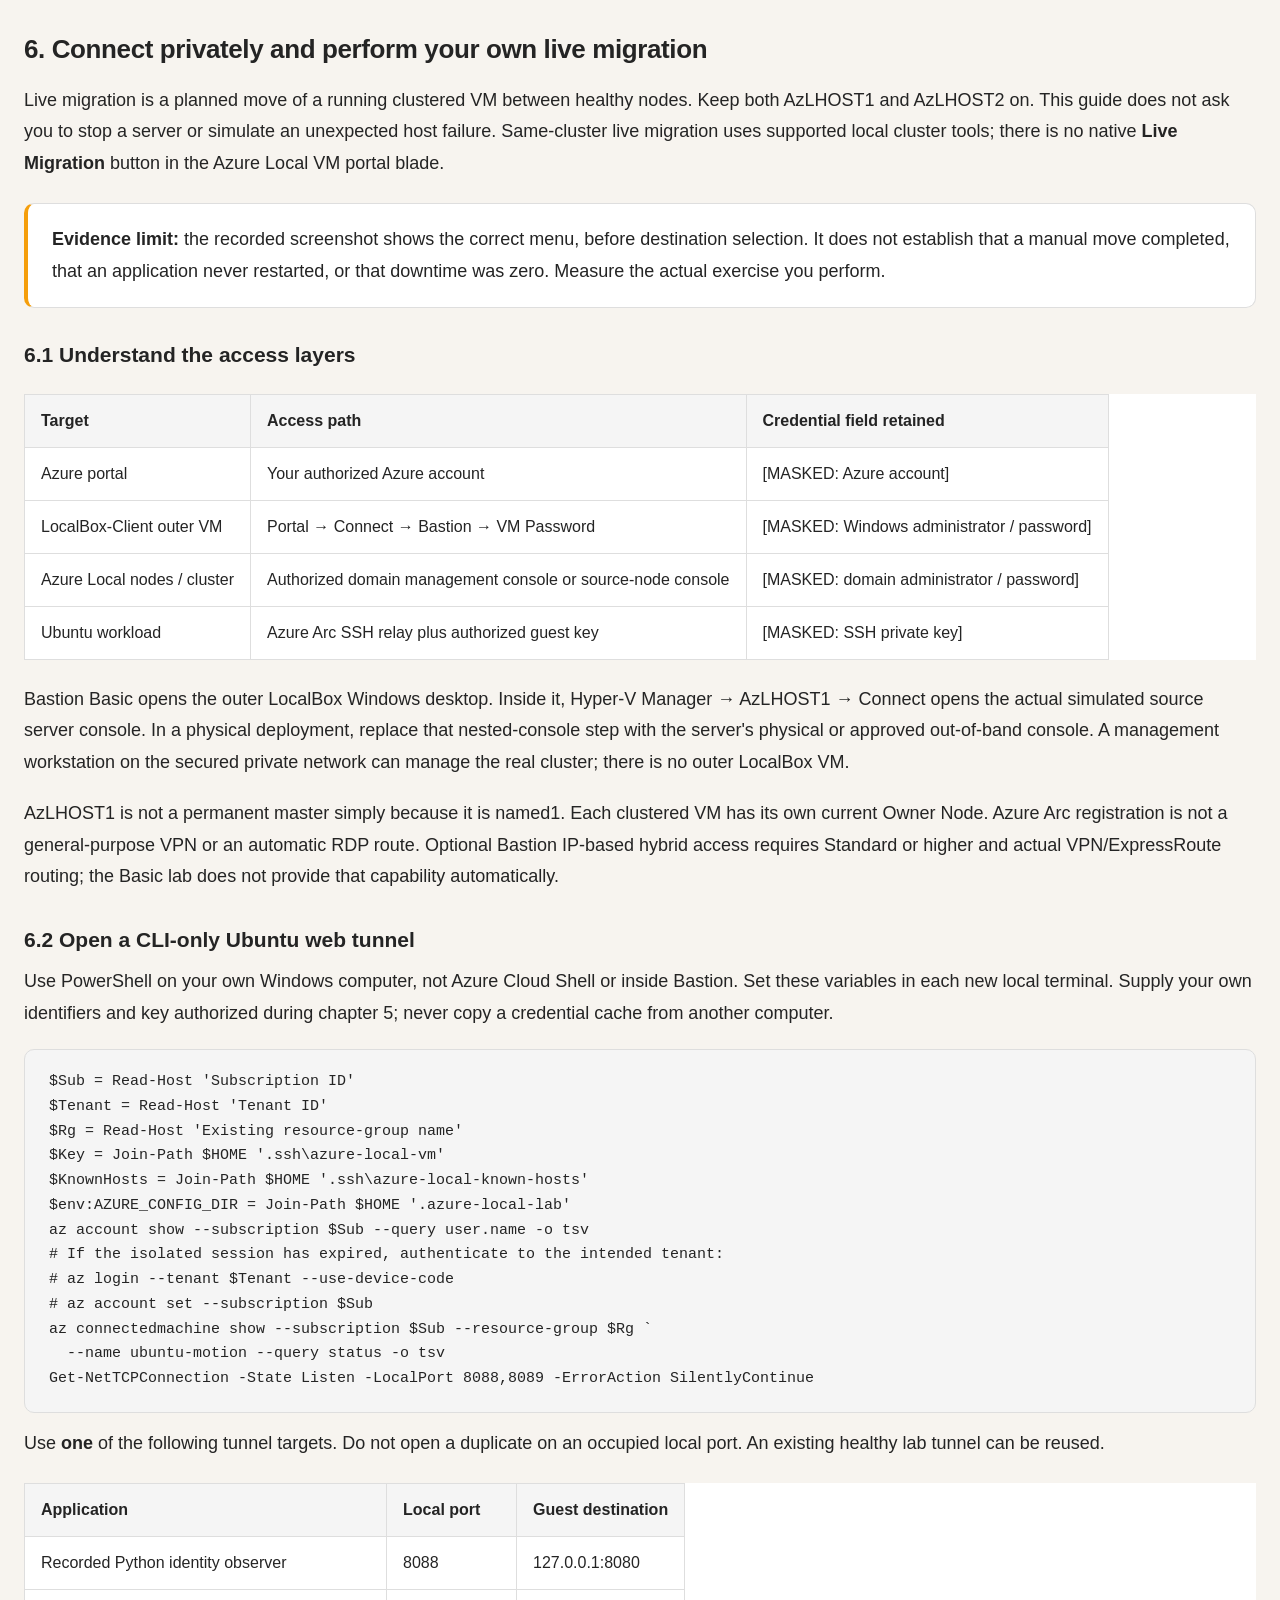
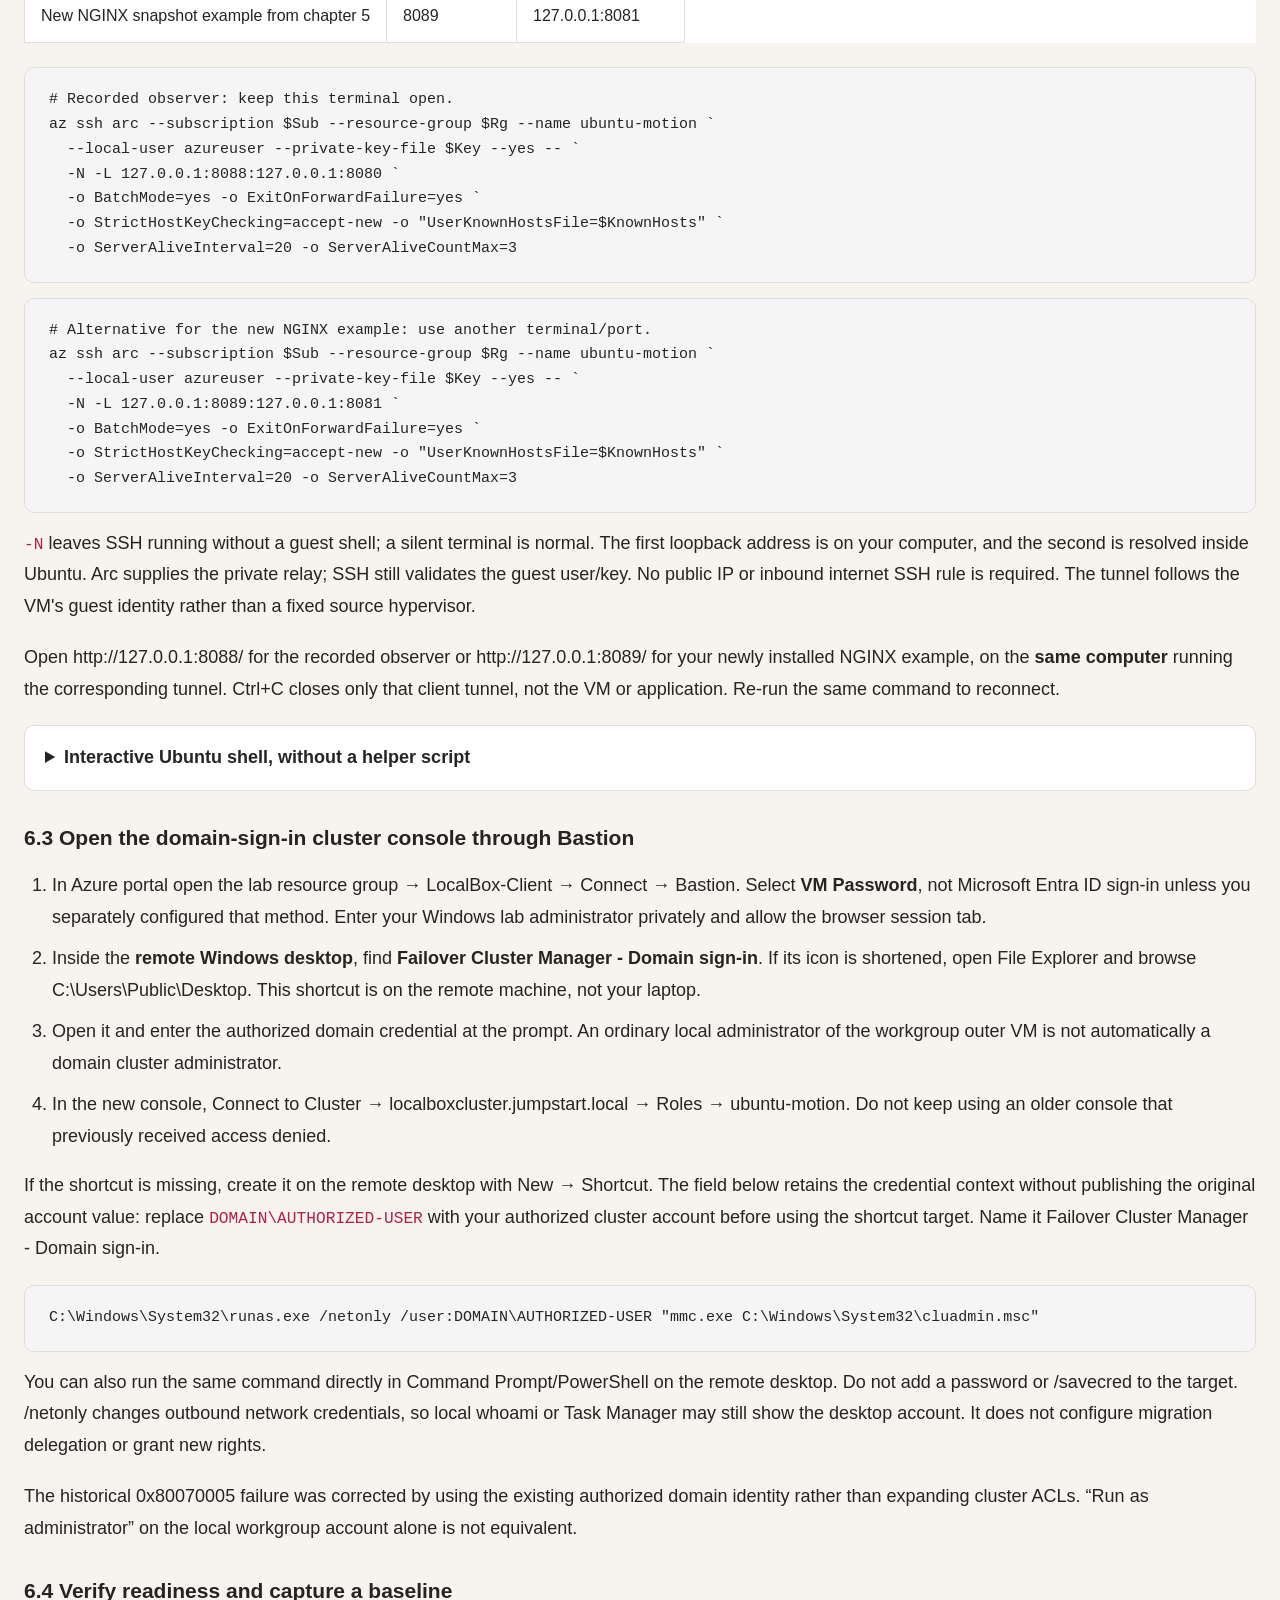
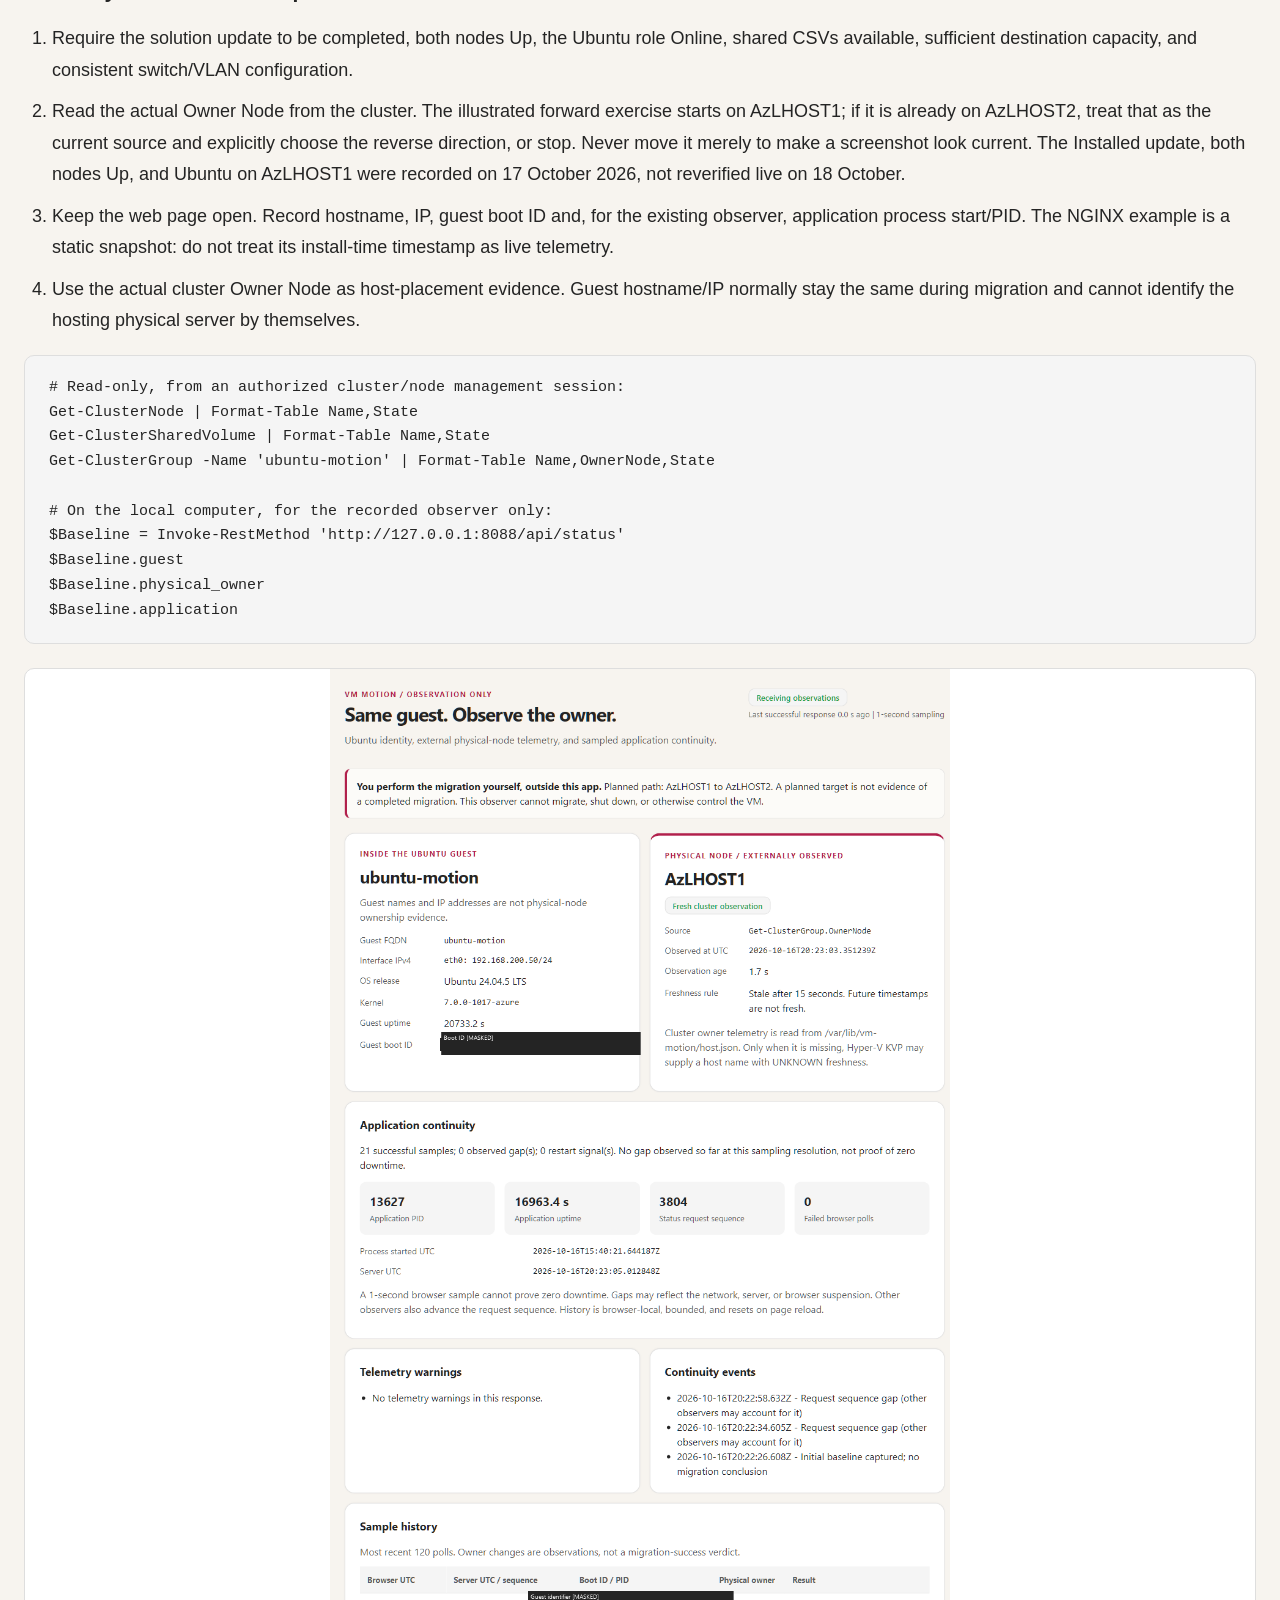
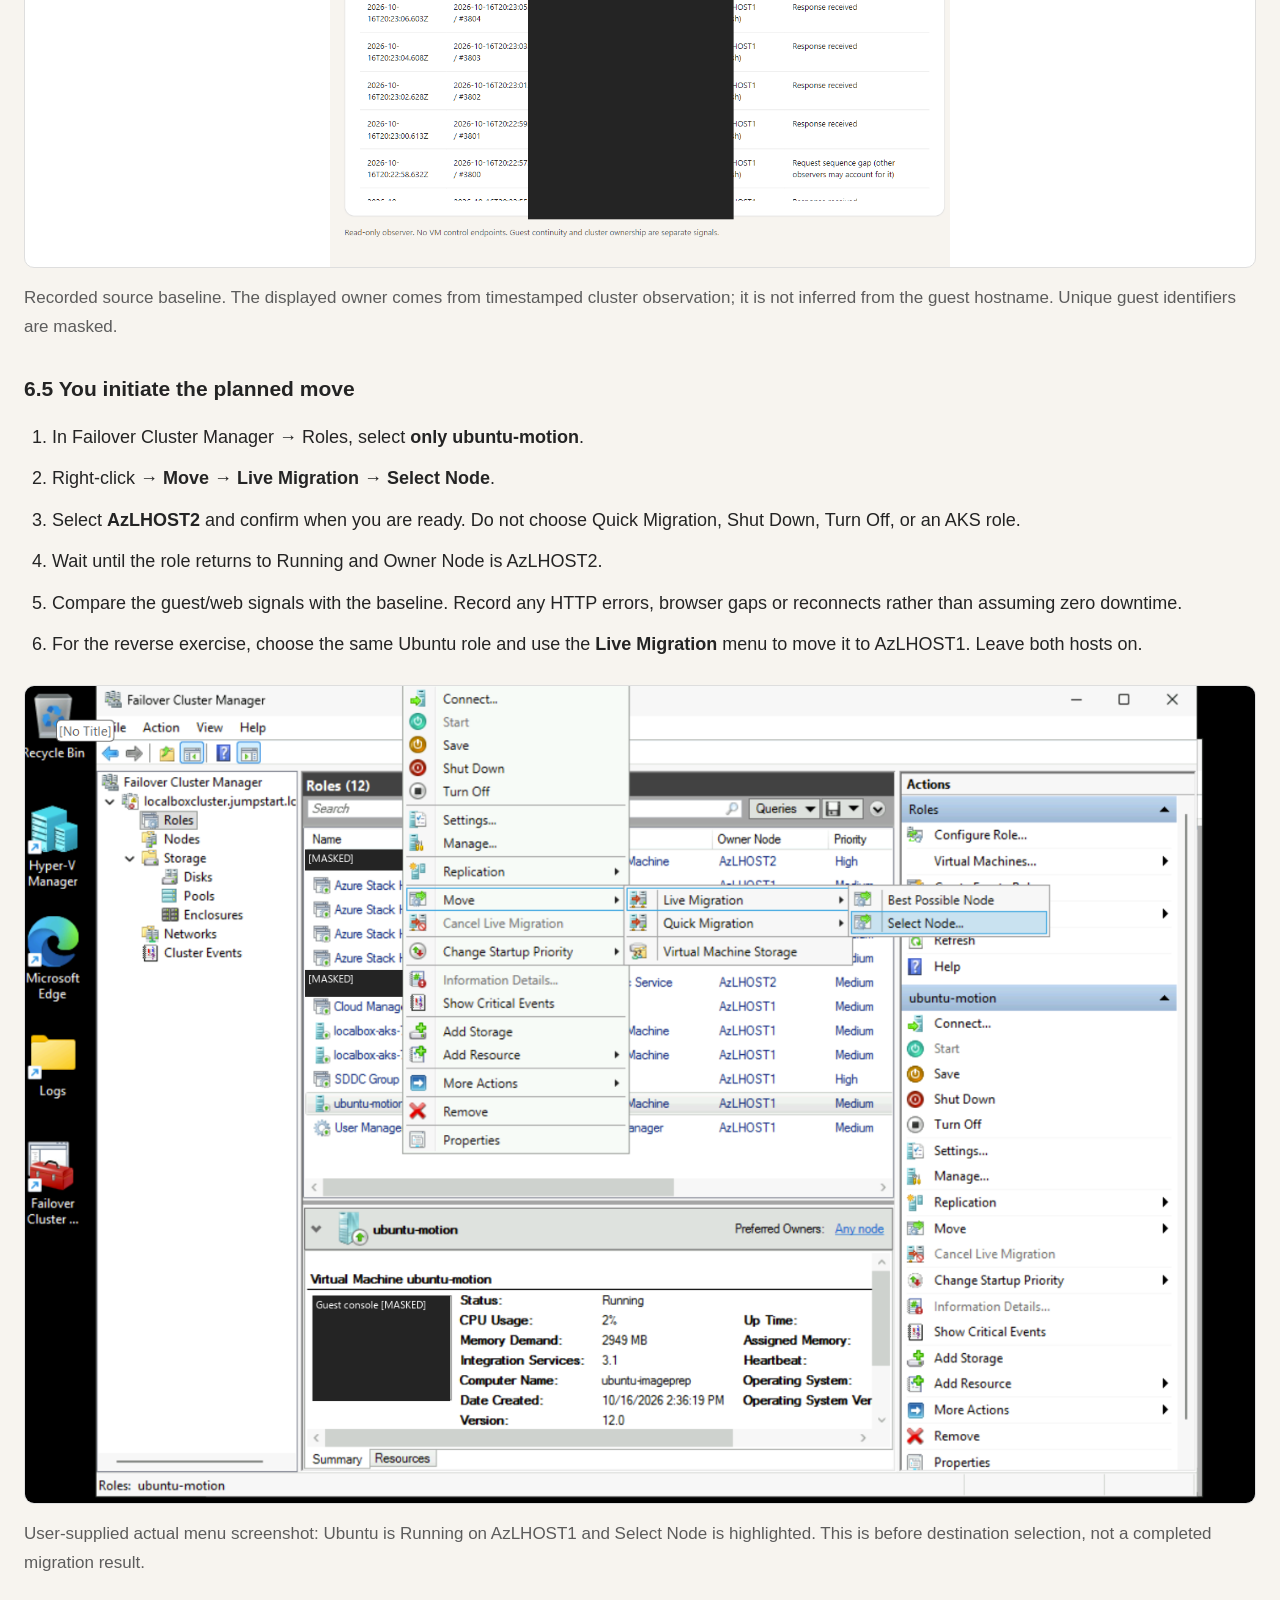
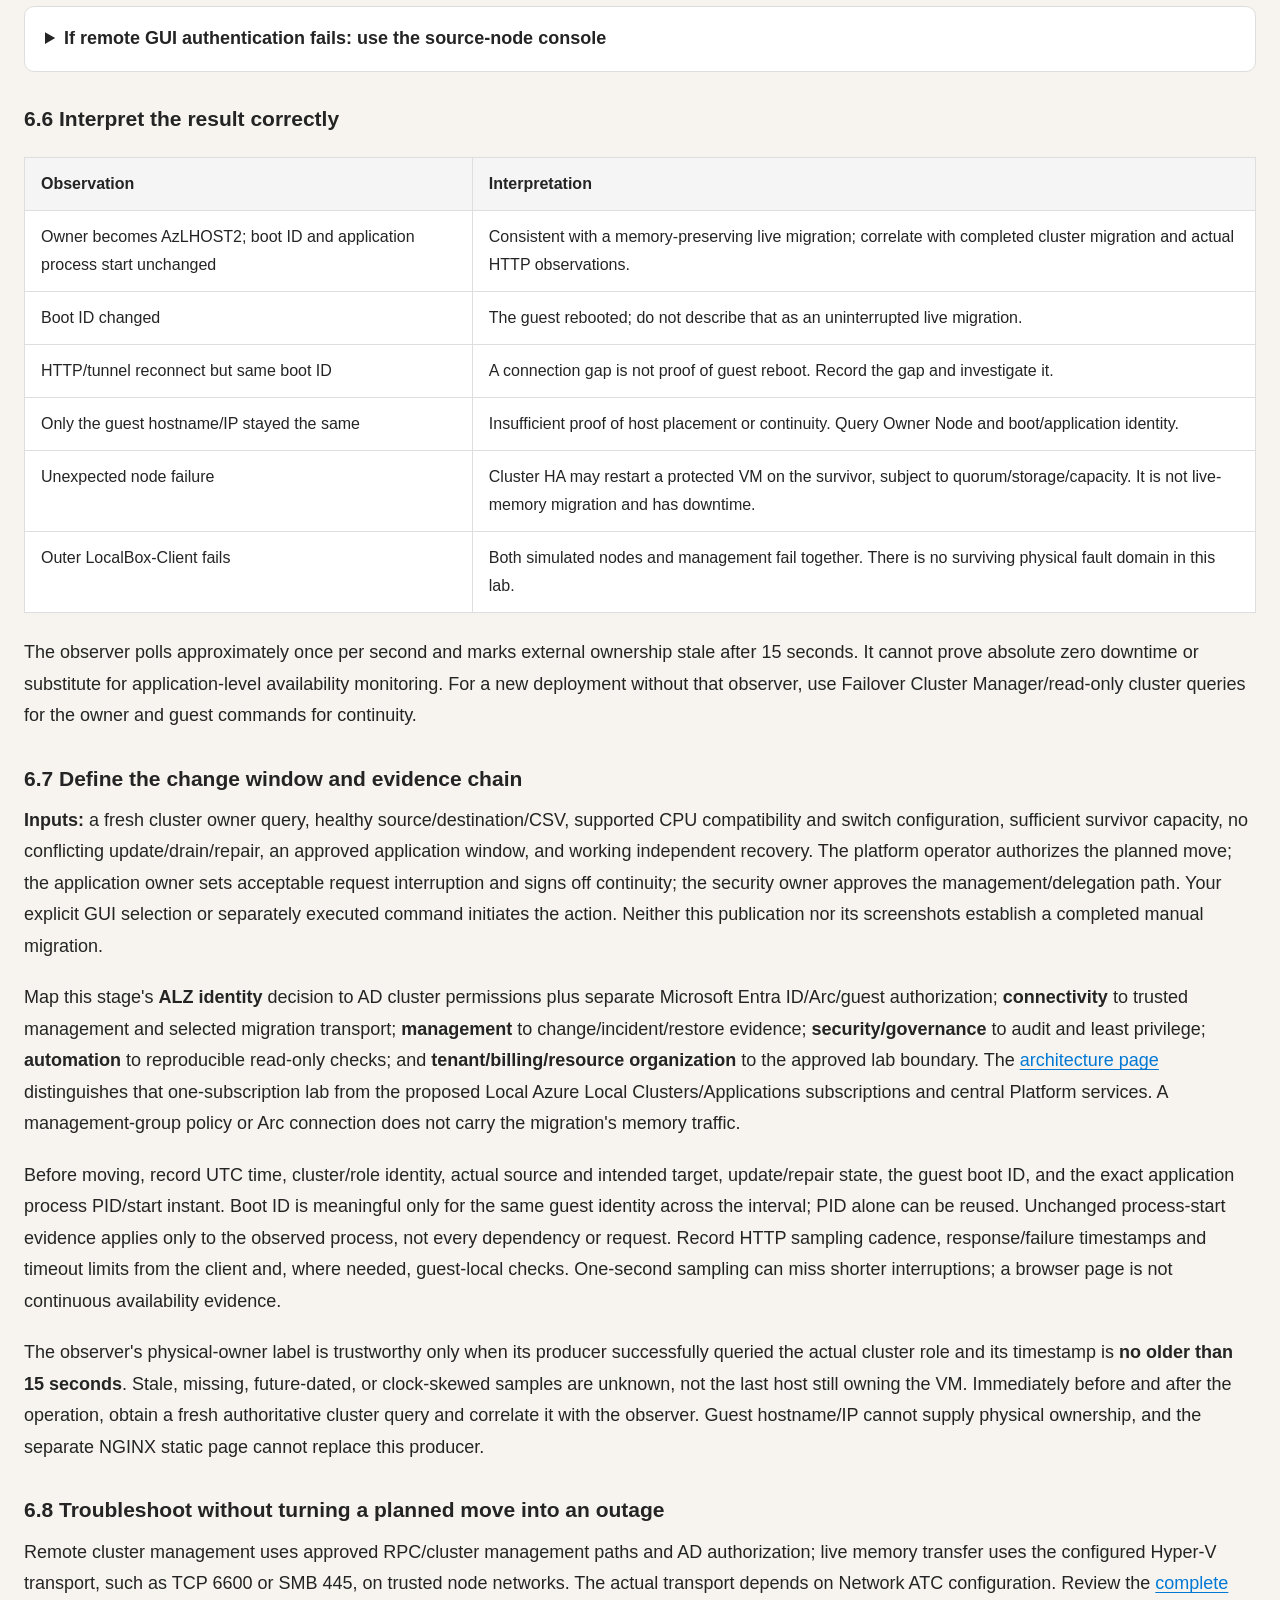
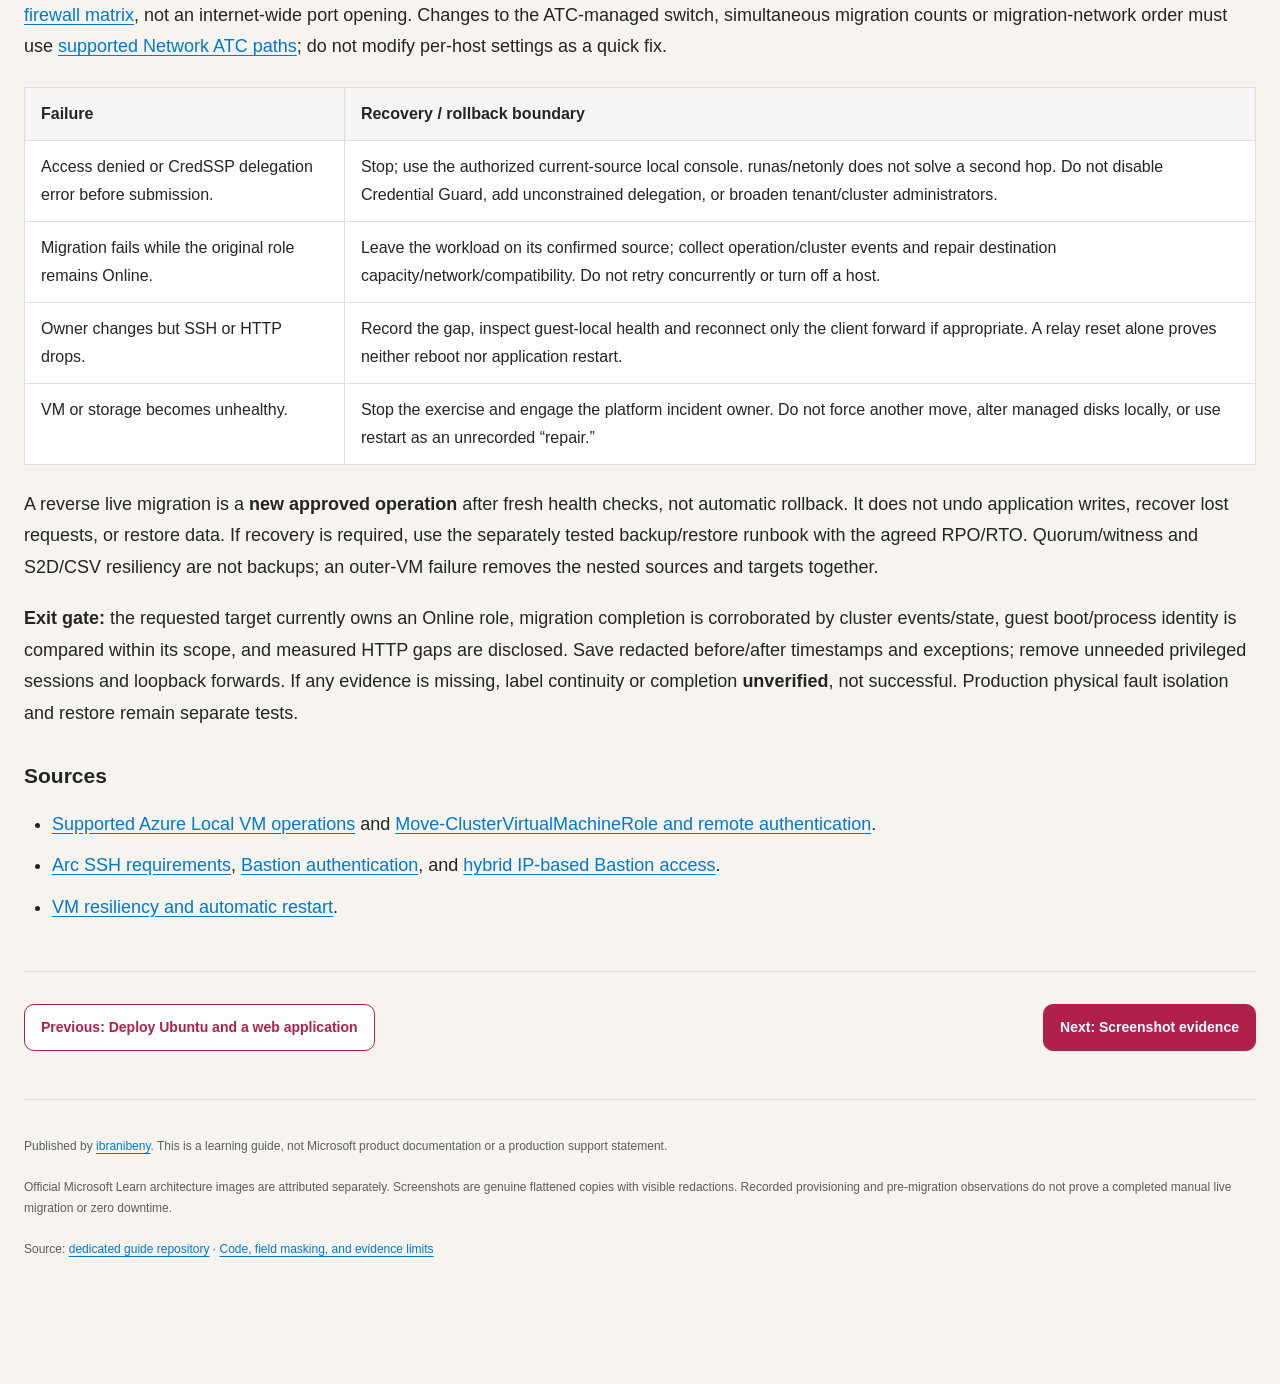
<file: 06-migrate.html>
<!doctype html>
<html lang="en">
<head>
<meta charset="utf-8">
<meta name="viewport" content="width=device-width, initial-scale=1">
<meta name="description" content="Practice VM live migration: a sequential Azure Local learning lab with masked identity fields, official references, and private access.">
<title>Practice VM live migration | Azure Local and LocalBox Guide</title>
<link rel="icon" href="data:,">
<script>(() => {
  const param = new URLSearchParams(window.location.search).get("scoutTheme");
  const theme =
    param || (window.matchMedia("(prefers-color-scheme: dark)").matches ? "dark" : "light");
  document.documentElement.setAttribute("data-theme", theme);
})();</script>
<link rel="stylesheet" href="assets/site.css">
</head>
<body>
<a class="skip" href="#main">Skip to content</a>
<header class="masthead"><a class="brand" href="index.html">AZURE LOCAL / LOCALBOX FIELD GUIDE</a><span>L400 deployment and operations</span></header>
<div class="layout">
<aside><nav aria-label="Learning path"><a href="index.html">Start here</a><a href="01-overview.html"><span>01</span> Azure Local and LocalBox overview</a><a href="02-scenarios.html"><span>02</span> Choose the deployment scenario</a><a href="03-deploy.html"><span>03</span> Deploy Azure Local with LocalBox</a><a href="04-aks.html"><span>04</span> Deploy AKS on Azure Local and NGINX</a><a href="05-vm.html"><span>05</span> Deploy Ubuntu and a web application</a><a href="06-migrate.html" aria-current="page"><span>06</span> Practice VM live migration</a><a href="architecture.html">L400 architecture / landing zones</a><a href="01-overview.html#terminology">Terminology and acronyms</a><a href="evidence.html">Masked screenshot evidence</a><a href="downloads.html">Code and masking policy</a></nav><p class="sidebar-note">Read in order. Validate each gate before proceeding. Publishing this guide does not authorize deployment or migration.</p></aside>
<main id="main">
<div class="breadcrumbs"><a href="index.html">Azure Local and LocalBox Guide</a> / Practice VM live migration</div>
<div class="edition">L400 edition · Azure landing-zone design mapping · Recorded lab: October 2026 · Identifiers masked</div>
<h1>6. Practice VM live migration</h1>
<figure class="architecture-view structured-diagram"><div class="diagram-toolbar"><span>Readable vector view · pan horizontally on smaller screens</span><a href="assets/architecture-05.drawio.svg" rel="noopener" target="_blank">Open full-size SVG</a></div><div aria-label="Editable L400 Azure-icon engineering view for Practice VM live migration; scroll horizontally if needed" class="diagram-frame" role="region" tabindex="0"><a href="assets/architecture-05.drawio.svg" rel="noopener" target="_blank"><img alt="Editable L400 Azure-icon engineering view for Practice VM live migration" src="assets/architecture-05.drawio.svg"/></a></div><figcaption>Native draw.io vector SVG. Click to open full-size and zoom; save and open in draw.io to edit. Recorded lab and proposed landing-zone controls are labeled separately. <a href="architecture.html">Read all six architecture views and the control mapping</a>.</figcaption></figure><h2 id="migration">6. Connect privately and perform your own live migration</h2>
<p>Live migration is a planned move of a running clustered VM between healthy nodes. Keep both AzLHOST1 and AzLHOST2 on. This guide does not ask you to stop a server or simulate an unexpected host failure. Same-cluster live migration uses supported local cluster tools; there is no native <strong>Live Migration</strong> button in the Azure Local VM portal blade.</p>
<div class="warning"><strong>Evidence limit:</strong> the recorded screenshot shows the correct menu, before destination selection. It does not establish that a manual move completed, that an application never restarted, or that downtime was zero. Measure the actual exercise you perform.</div>
<h3>6.1 Understand the access layers</h3>
<table><thead><tr><th>Target</th><th>Access path</th><th>Credential field retained</th></tr></thead><tbody>
<tr><td>Azure portal</td><td>Your authorized Azure account</td><td>[MASKED: Azure account]</td></tr>
<tr><td>LocalBox-Client outer VM</td><td>Portal → Connect → Bastion → VM Password</td><td>[MASKED: Windows administrator / password]</td></tr>
<tr><td>Azure Local nodes / cluster</td><td>Authorized domain management console or source-node console</td><td>[MASKED: domain administrator / password]</td></tr>
<tr><td>Ubuntu workload</td><td>Azure Arc SSH relay plus authorized guest key</td><td>[MASKED: SSH private key]</td></tr>
</tbody></table>
<p>Bastion Basic opens the outer LocalBox Windows desktop. Inside it, Hyper-V Manager → AzLHOST1 → Connect opens the actual simulated source server console. In a physical deployment, replace that nested-console step with the server's physical or approved out-of-band console. A management workstation on the secured private network can manage the real cluster; there is no outer LocalBox VM.</p>
<p>AzLHOST1 is not a permanent master simply because it is named1. Each clustered VM has its own current Owner Node. Azure Arc registration is not a general-purpose VPN or an automatic RDP route. Optional Bastion IP-based hybrid access requires Standard or higher and actual VPN/ExpressRoute routing; the Basic lab does not provide that capability automatically.</p>
<h3>6.2 Open a CLI-only Ubuntu web tunnel</h3>
<p>Use PowerShell on your own Windows computer, not Azure Cloud Shell or inside Bastion. Set these variables in each new local terminal. Supply your own identifiers and key authorized during chapter 5; never copy a credential cache from another computer.</p>
<pre><code class="language-powershell">$Sub = Read-Host 'Subscription ID'
$Tenant = Read-Host 'Tenant ID'
$Rg = Read-Host 'Existing resource-group name'
$Key = Join-Path $HOME '.ssh\azure-local-vm'
$KnownHosts = Join-Path $HOME '.ssh\azure-local-known-hosts'
$env:AZURE_CONFIG_DIR = Join-Path $HOME '.azure-local-lab'
az account show --subscription $Sub --query user.name -o tsv
# If the isolated session has expired, authenticate to the intended tenant:
# az login --tenant $Tenant --use-device-code
# az account set --subscription $Sub
az connectedmachine show --subscription $Sub --resource-group $Rg `
  --name ubuntu-motion --query status -o tsv
Get-NetTCPConnection -State Listen -LocalPort 8088,8089 -ErrorAction SilentlyContinue</code></pre>
<p>Use <strong>one</strong> of the following tunnel targets. Do not open a duplicate on an occupied local port. An existing healthy lab tunnel can be reused.</p>
<table><thead><tr><th>Application</th><th>Local port</th><th>Guest destination</th></tr></thead><tbody>
<tr><td>Recorded Python identity observer</td><td>8088</td><td>127.0.0.1:8080</td></tr>
<tr><td>New NGINX snapshot example from chapter 5</td><td>8089</td><td>127.0.0.1:8081</td></tr>
</tbody></table>
<pre><code class="language-powershell"># Recorded observer: keep this terminal open.
az ssh arc --subscription $Sub --resource-group $Rg --name ubuntu-motion `
  --local-user azureuser --private-key-file $Key --yes -- `
  -N -L 127.0.0.1:8088:127.0.0.1:8080 `
  -o BatchMode=yes -o ExitOnForwardFailure=yes `
  -o StrictHostKeyChecking=accept-new -o "UserKnownHostsFile=$KnownHosts" `
  -o ServerAliveInterval=20 -o ServerAliveCountMax=3</code></pre>
<pre><code class="language-powershell"># Alternative for the new NGINX example: use another terminal/port.
az ssh arc --subscription $Sub --resource-group $Rg --name ubuntu-motion `
  --local-user azureuser --private-key-file $Key --yes -- `
  -N -L 127.0.0.1:8089:127.0.0.1:8081 `
  -o BatchMode=yes -o ExitOnForwardFailure=yes `
  -o StrictHostKeyChecking=accept-new -o "UserKnownHostsFile=$KnownHosts" `
  -o ServerAliveInterval=20 -o ServerAliveCountMax=3</code></pre>
<p><code>-N</code> leaves SSH running without a guest shell; a silent terminal is normal. The first loopback address is on your computer, and the second is resolved inside Ubuntu. Arc supplies the private relay; SSH still validates the guest user/key. No public IP or inbound internet SSH rule is required. The tunnel follows the VM's guest identity rather than a fixed source hypervisor.</p>
<p>Open http://127.0.0.1:8088/ for the recorded observer or http://127.0.0.1:8089/ for your newly installed NGINX example, on the <strong>same computer</strong> running the corresponding tunnel. Ctrl+C closes only that client tunnel, not the VM or application. Re-run the same command to reconnect.</p>
<details><summary>Interactive Ubuntu shell, without a helper script</summary><pre><code class="language-powershell">az ssh arc --subscription $Sub --resource-group $Rg --name ubuntu-motion `
  --local-user azureuser --private-key-file $Key --yes -- `
  -o StrictHostKeyChecking=accept-new -o "UserKnownHostsFile=$KnownHosts"</code></pre>
<p>Inside Ubuntu, use <code>hostname</code>, <code>ip -4 address</code>, <code>cat /proc/sys/kernel/random/boot_id</code>, and curl to the intended guest loopback port. Exit the separate shell with <code>exit</code>. Do not expose private keys or paste complete agent logs into the public site.</p></details>
<h3>6.3 Open the domain-sign-in cluster console through Bastion</h3>
<ol><li>In Azure portal open the lab resource group → LocalBox-Client → Connect → Bastion. Select <strong>VM Password</strong>, not Microsoft Entra ID sign-in unless you separately configured that method. Enter your Windows lab administrator privately and allow the browser session tab.</li>
<li>Inside the <strong>remote Windows desktop</strong>, find <strong>Failover Cluster Manager - Domain sign-in</strong>. If its icon is shortened, open File Explorer and browse C:\Users\Public\Desktop. This shortcut is on the remote machine, not your laptop.</li>
<li>Open it and enter the authorized domain credential at the prompt. An ordinary local administrator of the workgroup outer VM is not automatically a domain cluster administrator.</li>
<li>In the new console, Connect to Cluster → localboxcluster.jumpstart.local → Roles → ubuntu-motion. Do not keep using an older console that previously received access denied.</li></ol>
<p>If the shortcut is missing, create it on the remote desktop with New → Shortcut. The field below retains the credential context without publishing the original account value: replace <code>DOMAIN\AUTHORIZED-USER</code> with your authorized cluster account before using the shortcut target. Name it Failover Cluster Manager - Domain sign-in.</p>
<pre><code class="language-powershell">C:\Windows\System32\runas.exe /netonly /user:DOMAIN\AUTHORIZED-USER "mmc.exe C:\Windows\System32\cluadmin.msc"</code></pre>
<p>You can also run the same command directly in Command Prompt/PowerShell on the remote desktop. Do not add a password or /savecred to the target. /netonly changes outbound network credentials, so local whoami or Task Manager may still show the desktop account. It does not configure migration delegation or grant new rights.</p>
<p>The historical 0x80070005 failure was corrected by using the existing authorized domain identity rather than expanding cluster ACLs. “Run as administrator” on the local workgroup account alone is not equivalent.</p>
<h3>6.4 Verify readiness and capture a baseline</h3>
<ol><li>Require the solution update to be completed, both nodes Up, the Ubuntu role Online, shared CSVs available, sufficient destination capacity, and consistent switch/VLAN configuration.</li>
<li>Read the actual Owner Node from the cluster. The illustrated forward exercise starts on AzLHOST1; if it is already on AzLHOST2, treat that as the current source and explicitly choose the reverse direction, or stop. Never move it merely to make a screenshot look current. The Installed update, both nodes Up, and Ubuntu on AzLHOST1 were recorded on 17 October 2026, not reverified live on 18 October.</li>
<li>Keep the web page open. Record hostname, IP, guest boot ID and, for the existing observer, application process start/PID. The NGINX example is a static snapshot: do not treat its install-time timestamp as live telemetry.</li>
<li>Use the actual cluster Owner Node as host-placement evidence. Guest hostname/IP normally stay the same during migration and cannot identify the hosting physical server by themselves.</li></ol>
<pre><code class="language-powershell"># Read-only, from an authorized cluster/node management session:
Get-ClusterNode | Format-Table Name,State
Get-ClusterSharedVolume | Format-Table Name,State
Get-ClusterGroup -Name 'ubuntu-motion' | Format-Table Name,OwnerNode,State

# On the local computer, for the recorded observer only:
$Baseline = Invoke-RestMethod 'http://127.0.0.1:8088/api/status'
$Baseline.guest
$Baseline.physical_owner
$Baseline.application</code></pre>
<figure><img alt="Redacted historical observer with fresh AzLHOST1 ownership" src="assets/vm-owner.png"/><figcaption>Recorded source baseline. The displayed owner comes from timestamped cluster observation; it is not inferred from the guest hostname. Unique guest identifiers are masked.</figcaption></figure>
<h3>6.5 You initiate the planned move</h3>
<ol><li>In Failover Cluster Manager → Roles, select <strong>only ubuntu-motion</strong>.</li>
<li>Right-click → <strong>Move → Live Migration → Select Node</strong>.</li>
<li>Select <strong>AzLHOST2</strong> and confirm when you are ready. Do not choose Quick Migration, Shut Down, Turn Off, or an AKS role.</li>
<li>Wait until the role returns to Running and Owner Node is AzLHOST2.</li>
<li>Compare the guest/web signals with the baseline. Record any HTTP errors, browser gaps or reconnects rather than assuming zero downtime.</li>
<li>For the reverse exercise, choose the same Ubuntu role and use the <strong>Live Migration</strong> menu to move it to AzLHOST1. Leave both hosts on.</li></ol>
<figure><img alt="Redacted user screenshot of the Live Migration Select Node menu" src="assets/migration-menu.png"/><figcaption>User-supplied actual menu screenshot: Ubuntu is Running on AzLHOST1 and Select Node is highlighted. This is before destination selection, not a completed migration result.</figcaption></figure>
<details><summary>If remote GUI authentication fails: use the source-node console</summary>
<p>The recorded hosts used CredSSP. A remote runas/netonly console does not automatically solve credential delegation. If you receive 0x8009030E/no credentials, use the source's local console rather than disabling Credential Guard or enabling unconstrained delegation.</p>
<ol><li>From the LocalBox-Client Bastion desktop, Hyper-V Manager → the <strong>freshly observed Owner Node</strong> → Connect; the example below assumes that source is AzLHOST1.</li>
<li>Sign in with an authorized node administrator, open local PowerShell from Server Core/SConfig, and verify hostname matches the current source. Do not use the forward command if ownership changed.</li>
<li>Run the readiness checks. Execute the separate Move command only when you are ready. The assistant has not executed this demonstration command.</li></ol>
<pre><code class="language-powershell"># ON THE SOURCE NODE CONSOLE, not a laptop or ordinary remote PowerShell session:
hostname
Get-ClusterNode | Format-Table Name,State
$Role = Get-ClusterGroup -Name 'ubuntu-motion'
$Role | Format-Table Name,OwnerNode,State
if ($Role.State -ne 'Online' -or $Role.OwnerNode.Name -ine $env:COMPUTERNAME) {
  throw 'Stop: run only on the current source console with the role Online.'
}
if ($env:COMPUTERNAME -ine 'AzLHOST1') {
  throw 'This forward example expects AzLHOST1; review the reverse direction separately.'
}
if ((Get-ClusterNode -Name 'AzLHOST2').State -ne 'Up') {
  throw 'Destination is not Up; no move is permitted.'
}

# Your explicit manual action:
Move-ClusterVirtualMachineRole -Name 'ubuntu-motion' -Node 'AzLHOST2' -MigrationType Live

Get-ClusterGroup -Name 'ubuntu-motion' | Format-Table Name,OwnerNode,State</code></pre>
<p>In a physical deployment, use the physical/OEM remote console instead of the nested Hyper-V console. To migrate back, use AzLHOST2 as the source. This procedure does not authorize changing cluster authentication or moving unrelated workloads.</p></details>
<h3>6.6 Interpret the result correctly</h3>
<table><thead><tr><th>Observation</th><th>Interpretation</th></tr></thead><tbody>
<tr><td>Owner becomes AzLHOST2; boot ID and application process start unchanged</td><td>Consistent with a memory-preserving live migration; correlate with completed cluster migration and actual HTTP observations.</td></tr>
<tr><td>Boot ID changed</td><td>The guest rebooted; do not describe that as an uninterrupted live migration.</td></tr>
<tr><td>HTTP/tunnel reconnect but same boot ID</td><td>A connection gap is not proof of guest reboot. Record the gap and investigate it.</td></tr>
<tr><td>Only the guest hostname/IP stayed the same</td><td>Insufficient proof of host placement or continuity. Query Owner Node and boot/application identity.</td></tr>
<tr><td>Unexpected node failure</td><td>Cluster HA may restart a protected VM on the survivor, subject to quorum/storage/capacity. It is not live-memory migration and has downtime.</td></tr>
<tr><td>Outer LocalBox-Client fails</td><td>Both simulated nodes and management fail together. There is no surviving physical fault domain in this lab.</td></tr>
</tbody></table>
<p>The observer polls approximately once per second and marks external ownership stale after 15 seconds. It cannot prove absolute zero downtime or substitute for application-level availability monitoring. For a new deployment without that observer, use Failover Cluster Manager/read-only cluster queries for the owner and guest commands for continuity.</p>
<h3>6.7 Define the change window and evidence chain</h3>
<p><strong>Inputs:</strong> a fresh cluster owner query, healthy source/destination/CSV, supported CPU compatibility and switch configuration, sufficient survivor capacity, no conflicting update/drain/repair, an approved application window, and working independent recovery. The platform operator authorizes the planned move; the application owner sets acceptable request interruption and signs off continuity; the security owner approves the management/delegation path. Your explicit GUI selection or separately executed command initiates the action. Neither this publication nor its screenshots establish a completed manual migration.</p>
<p>Map this stage's <strong>ALZ identity</strong> decision to AD cluster permissions plus separate Microsoft Entra ID/Arc/guest authorization; <strong>connectivity</strong> to trusted management and selected migration transport; <strong>management</strong> to change/incident/restore evidence; <strong>security/governance</strong> to audit and least privilege; <strong>automation</strong> to reproducible read-only checks; and <strong>tenant/billing/resource organization</strong> to the approved lab boundary. The <a href="architecture.html">architecture page</a> distinguishes that one-subscription lab from the proposed Local Azure Local Clusters/Applications subscriptions and central Platform services. A management-group policy or Arc connection does not carry the migration's memory traffic.</p>
<p>Before moving, record UTC time, cluster/role identity, actual source and intended target, update/repair state, the guest boot ID, and the exact application process PID/start instant. Boot ID is meaningful only for the same guest identity across the interval; PID alone can be reused. Unchanged process-start evidence applies only to the observed process, not every dependency or request. Record HTTP sampling cadence, response/failure timestamps and timeout limits from the client and, where needed, guest-local checks. One-second sampling can miss shorter interruptions; a browser page is not continuous availability evidence.</p>
<p>The observer's physical-owner label is trustworthy only when its producer successfully queried the actual cluster role and its timestamp is <strong>no older than 15 seconds</strong>. Stale, missing, future-dated, or clock-skewed samples are unknown, not the last host still owning the VM. Immediately before and after the operation, obtain a fresh authoritative cluster query and correlate it with the observer. Guest hostname/IP cannot supply physical ownership, and the separate NGINX static page cannot replace this producer.</p>
<h3>6.8 Troubleshoot without turning a planned move into an outage</h3>
<p>Remote cluster management uses approved RPC/cluster management paths and AD authorization; live memory transfer uses the configured Hyper-V transport, such as TCP 6600 or SMB 445, on trusted node networks. The actual transport depends on Network ATC configuration. Review the <a href="https://learn.microsoft.com/azure/azure-local/concepts/firewall-requirements?view=azloc-2609">complete firewall matrix</a>, not an internet-wide port opening. Changes to the ATC-managed switch, simultaneous migration counts or migration-network order must use <a href="https://learn.microsoft.com/azure/azure-local/manage/manage-network-atc?view=azloc-2609">supported Network ATC paths</a>; do not modify per-host settings as a quick fix.</p>
<table>
<thead><tr><th>Failure</th><th>Recovery / rollback boundary</th></tr></thead>
<tbody>
<tr><td>Access denied or CredSSP delegation error before submission.</td><td>Stop; use the authorized current-source local console. runas/netonly does not solve a second hop. Do not disable Credential Guard, add unconstrained delegation, or broaden tenant/cluster administrators.</td></tr>
<tr><td>Migration fails while the original role remains Online.</td><td>Leave the workload on its confirmed source; collect operation/cluster events and repair destination capacity/network/compatibility. Do not retry concurrently or turn off a host.</td></tr>
<tr><td>Owner changes but SSH or HTTP drops.</td><td>Record the gap, inspect guest-local health and reconnect only the client forward if appropriate. A relay reset alone proves neither reboot nor application restart.</td></tr>
<tr><td>VM or storage becomes unhealthy.</td><td>Stop the exercise and engage the platform incident owner. Do not force another move, alter managed disks locally, or use restart as an unrecorded “repair.”</td></tr>
</tbody>
</table>
<p>A reverse live migration is a <strong>new approved operation</strong> after fresh health checks, not automatic rollback. It does not undo application writes, recover lost requests, or restore data. If recovery is required, use the separately tested backup/restore runbook with the agreed RPO/RTO. Quorum/witness and S2D/CSV resiliency are not backups; an outer-VM failure removes the nested sources and targets together.</p>
<p><strong>Exit gate:</strong> the requested target currently owns an Online role, migration completion is corroborated by cluster events/state, guest boot/process identity is compared within its scope, and measured HTTP gaps are disclosed. Save redacted before/after timestamps and exceptions; remove unneeded privileged sessions and loopback forwards. If any evidence is missing, label continuity or completion <strong>unverified</strong>, not successful. Production physical fault isolation and restore remain separate tests.</p>
<h3>Sources</h3>
<ul><li><a href="https://learn.microsoft.com/azure/azure-local/manage/virtual-machine-operations?view=azloc-2609">Supported Azure Local VM operations</a> and <a href="https://learn.microsoft.com/powershell/module/failoverclusters/move-clustervirtualmachinerole?view=windowsserver2025-ps">Move-ClusterVirtualMachineRole and remote authentication</a>.</li>
<li><a href="https://learn.microsoft.com/azure/azure-arc/servers/ssh-arc-overview">Arc SSH requirements</a>, <a href="https://learn.microsoft.com/azure/bastion/bastion-connect-vm-rdp-windows">Bastion authentication</a>, and <a href="https://learn.microsoft.com/azure/bastion/connect-ip-address">hybrid IP-based Bastion access</a>.</li>
<li><a href="https://learn.microsoft.com/azure/azure-local/manage/disaster-recovery-vm-resiliency?view=azloc-2609">VM resiliency and automatic restart</a>.</li></ul>

<div class="pager"><a class="button secondary" href="05-vm.html">Previous: Deploy Ubuntu and a web application</a><a class="button" href="evidence.html">Next: Screenshot evidence</a></div>
<footer><p>Published by <a href="https://github.com/ibranibeny">ibranibeny</a>. This is a learning guide, not Microsoft product documentation or a production support statement.</p>
<p>Official Microsoft Learn architecture images are attributed separately. Screenshots are genuine flattened copies with visible redactions. Recorded provisioning and pre-migration observations do not prove a completed manual live migration or zero downtime.</p>
<p>Source: <a href="https://github.com/ibranibeny/azure-local-landing-zone-l400">dedicated guide repository</a> · <a href="downloads.html">Code, field masking, and evidence limits</a></p></footer>
</main></div>
</body></html>
</file>
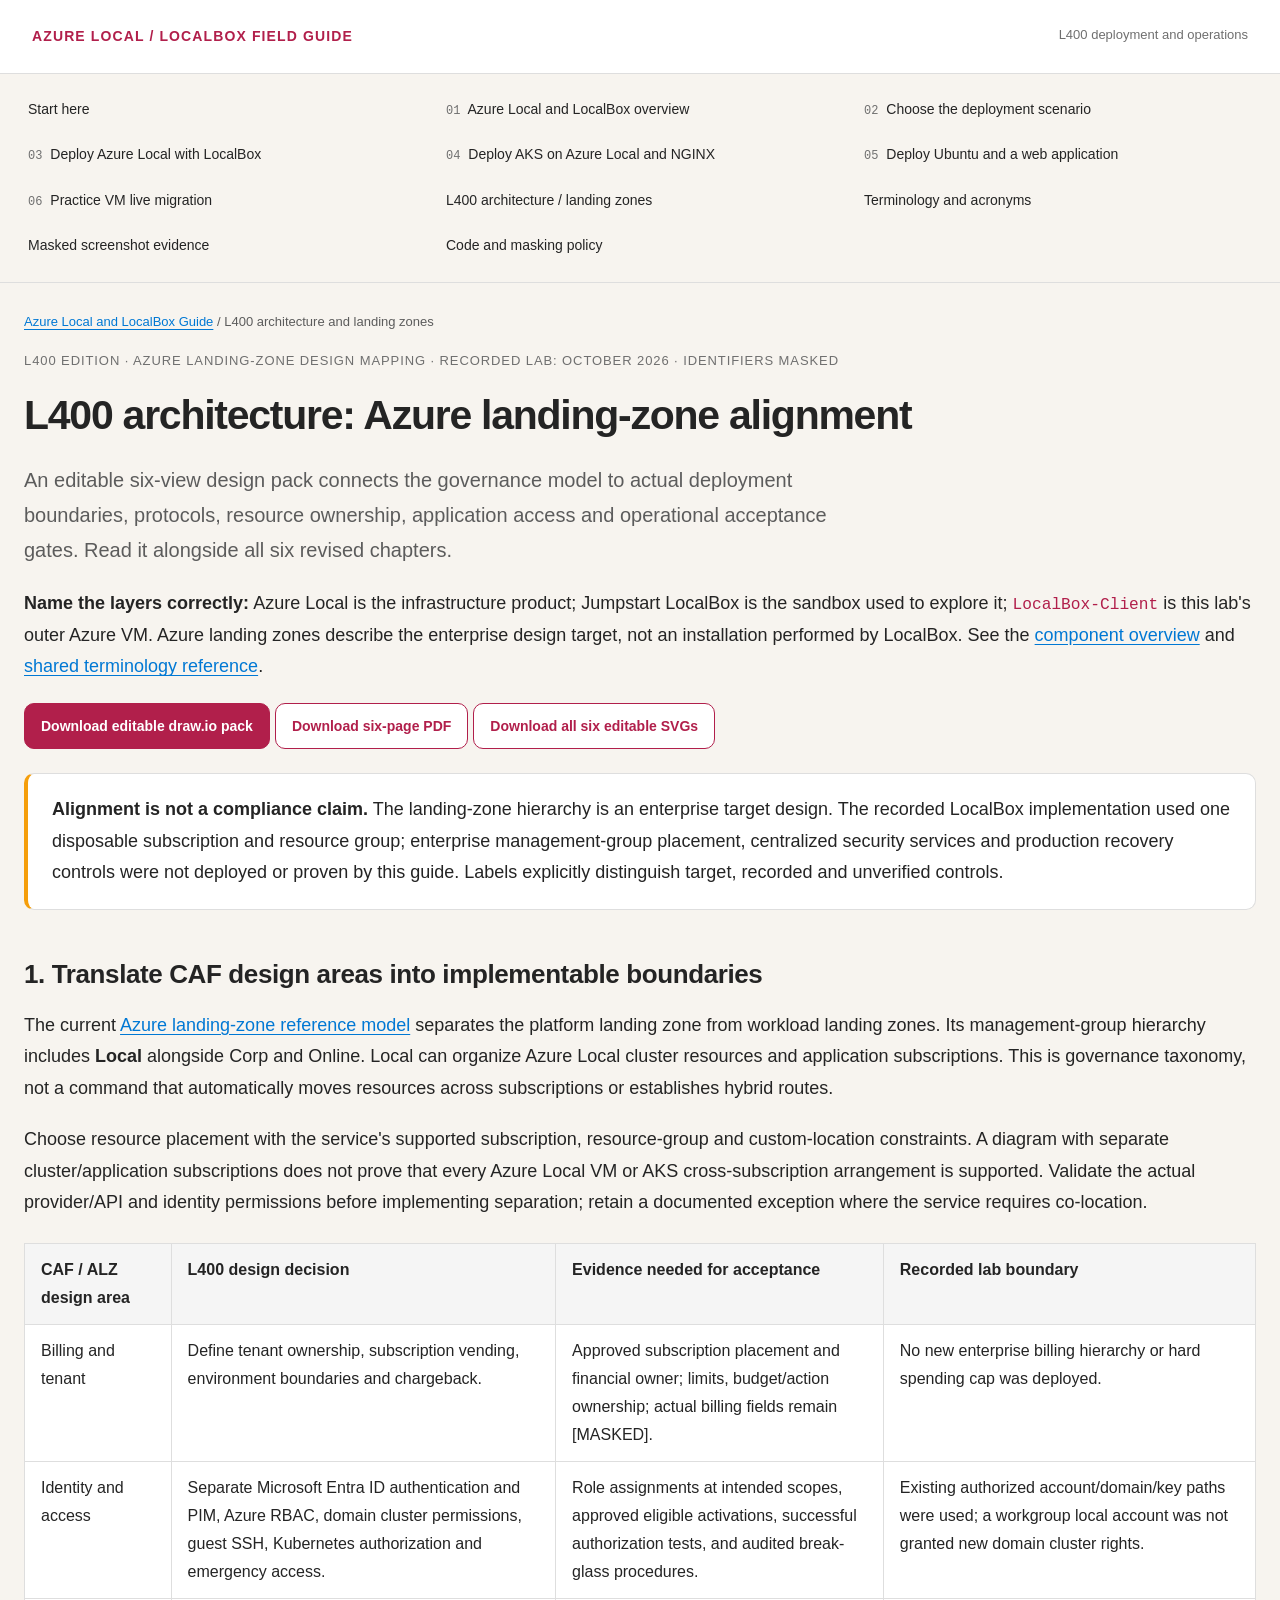
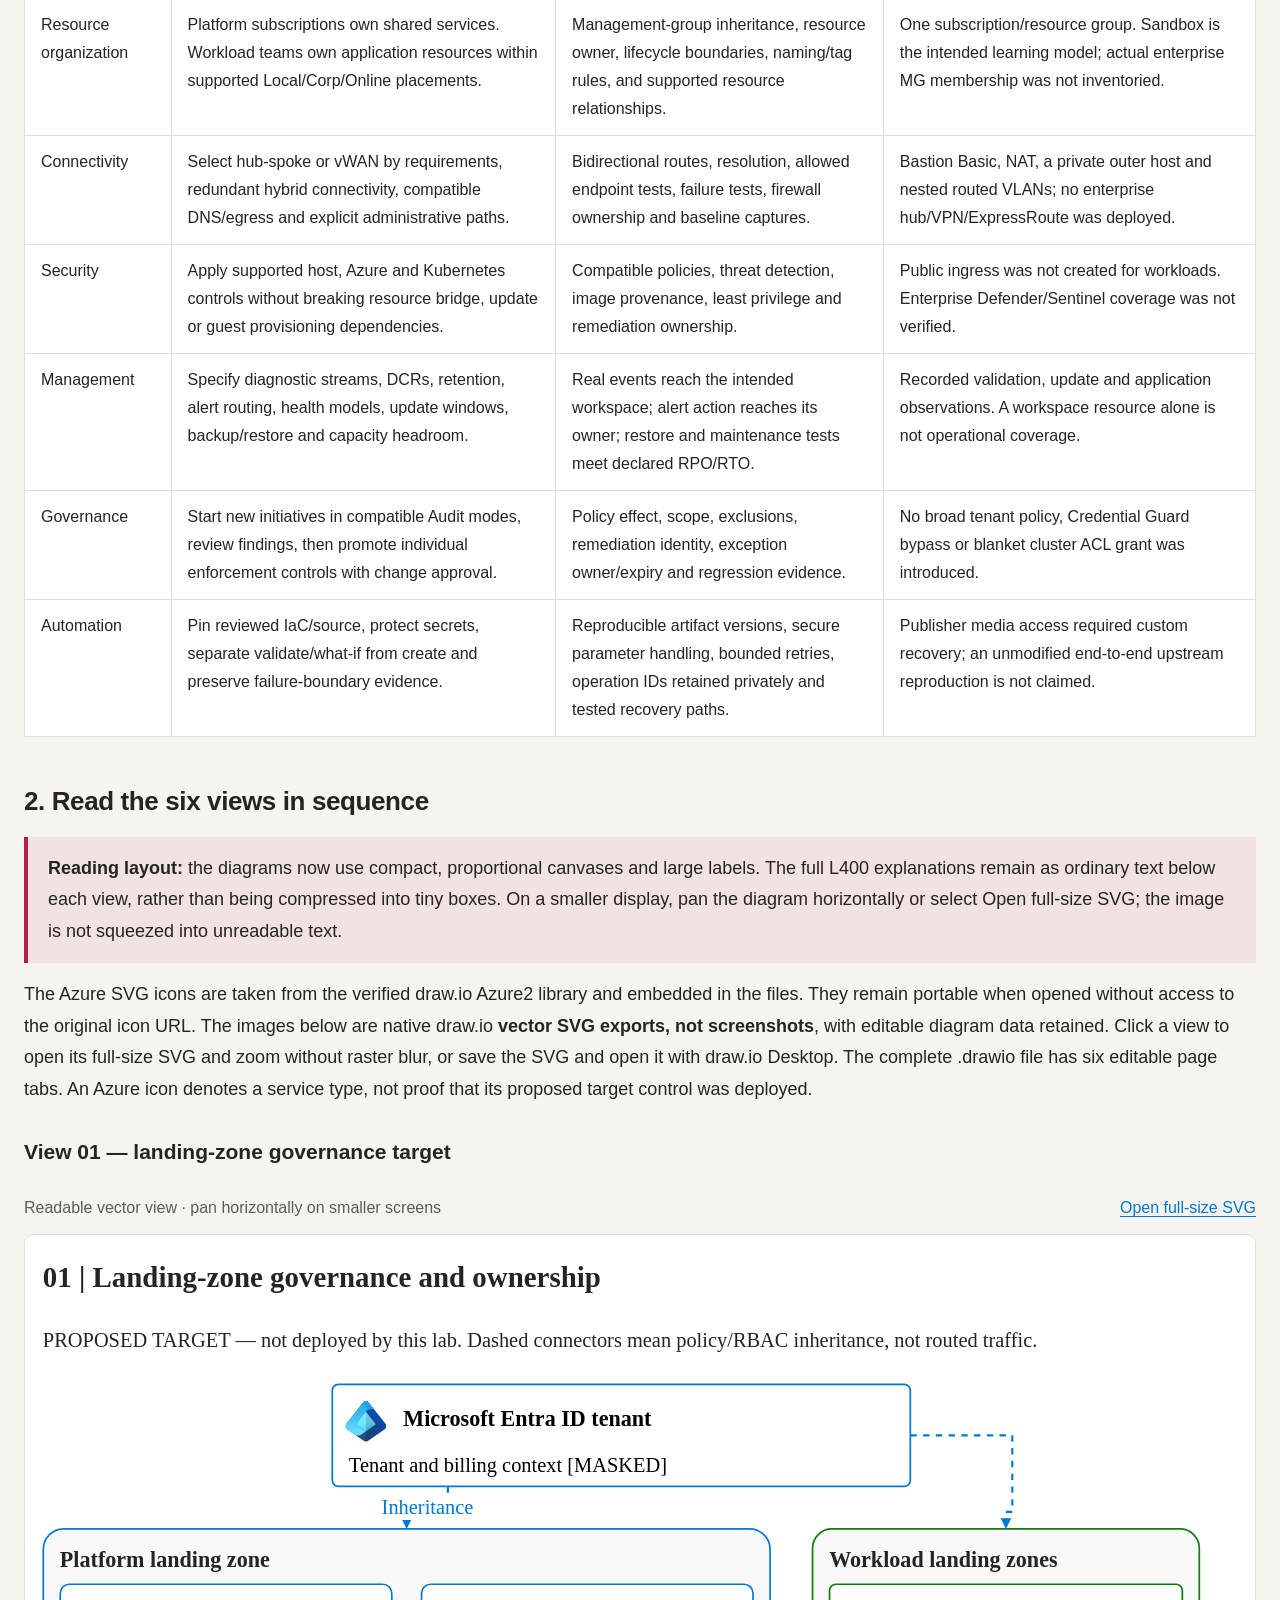
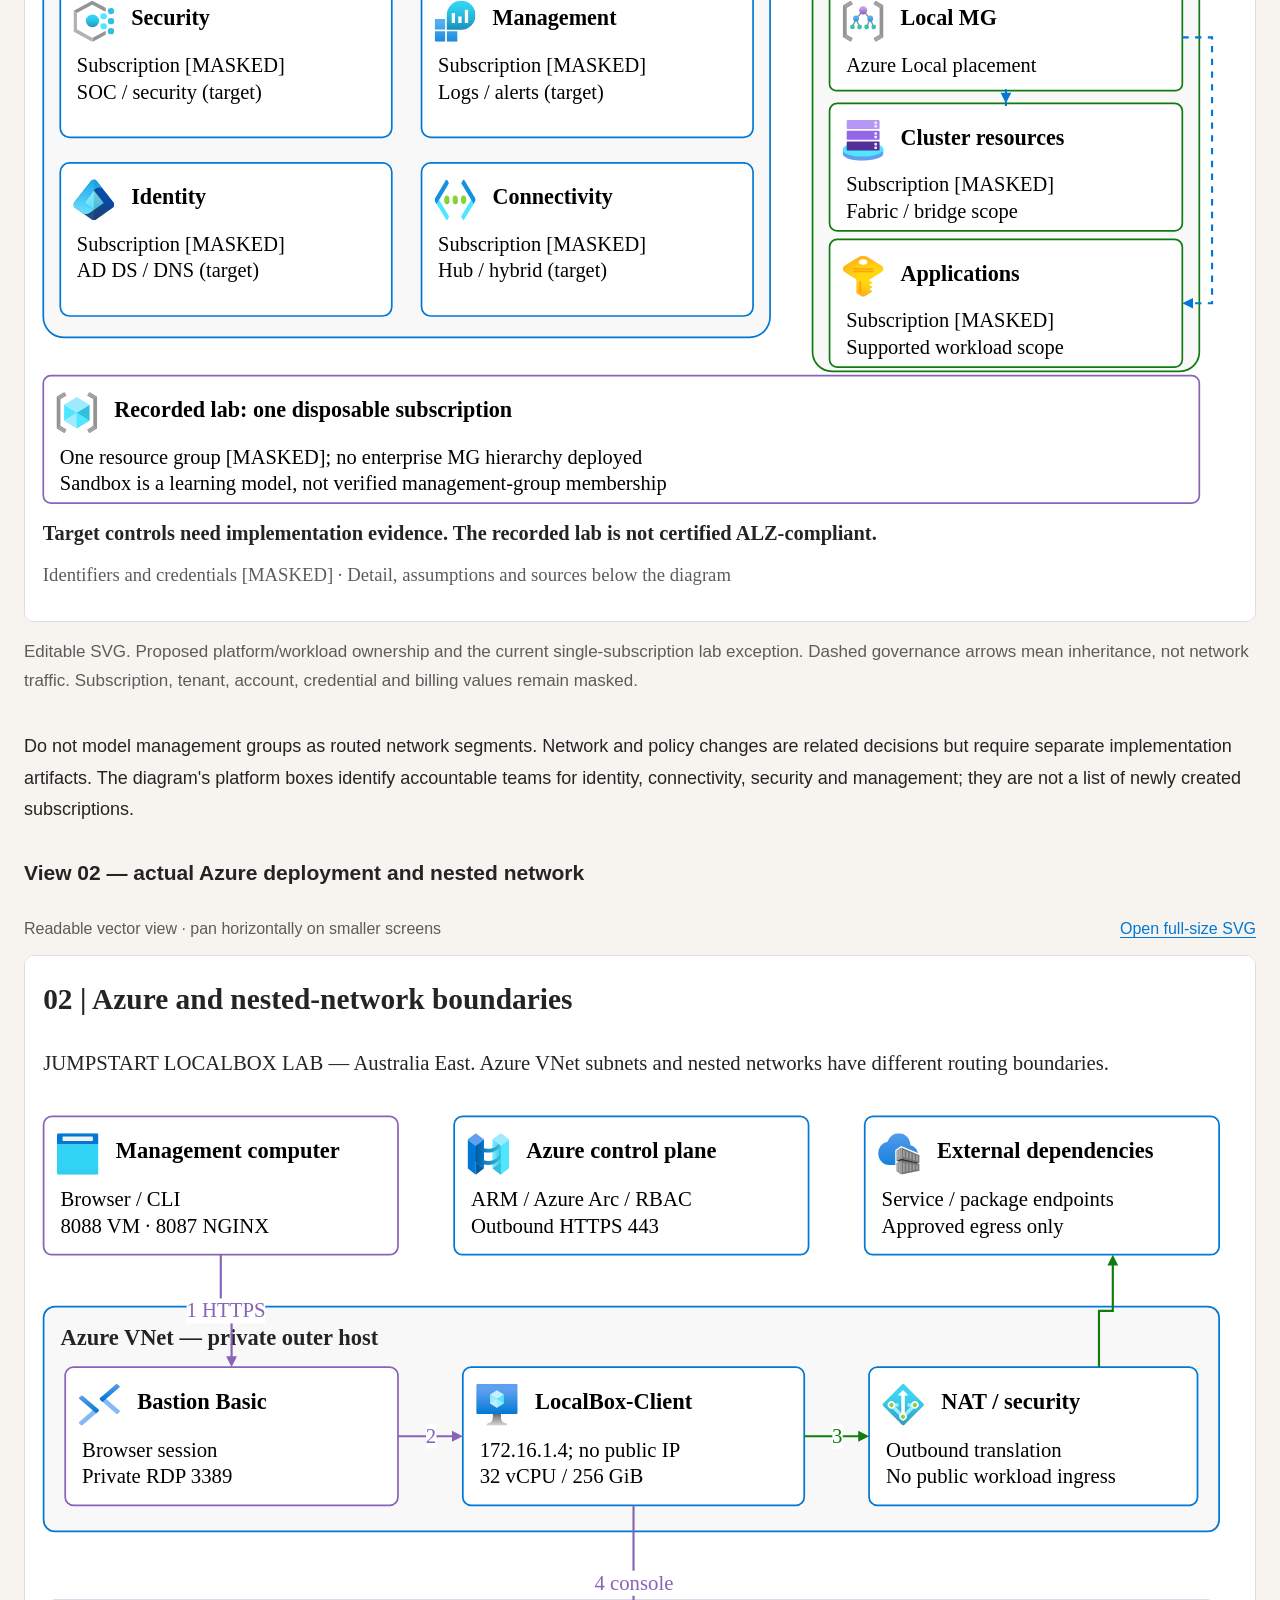
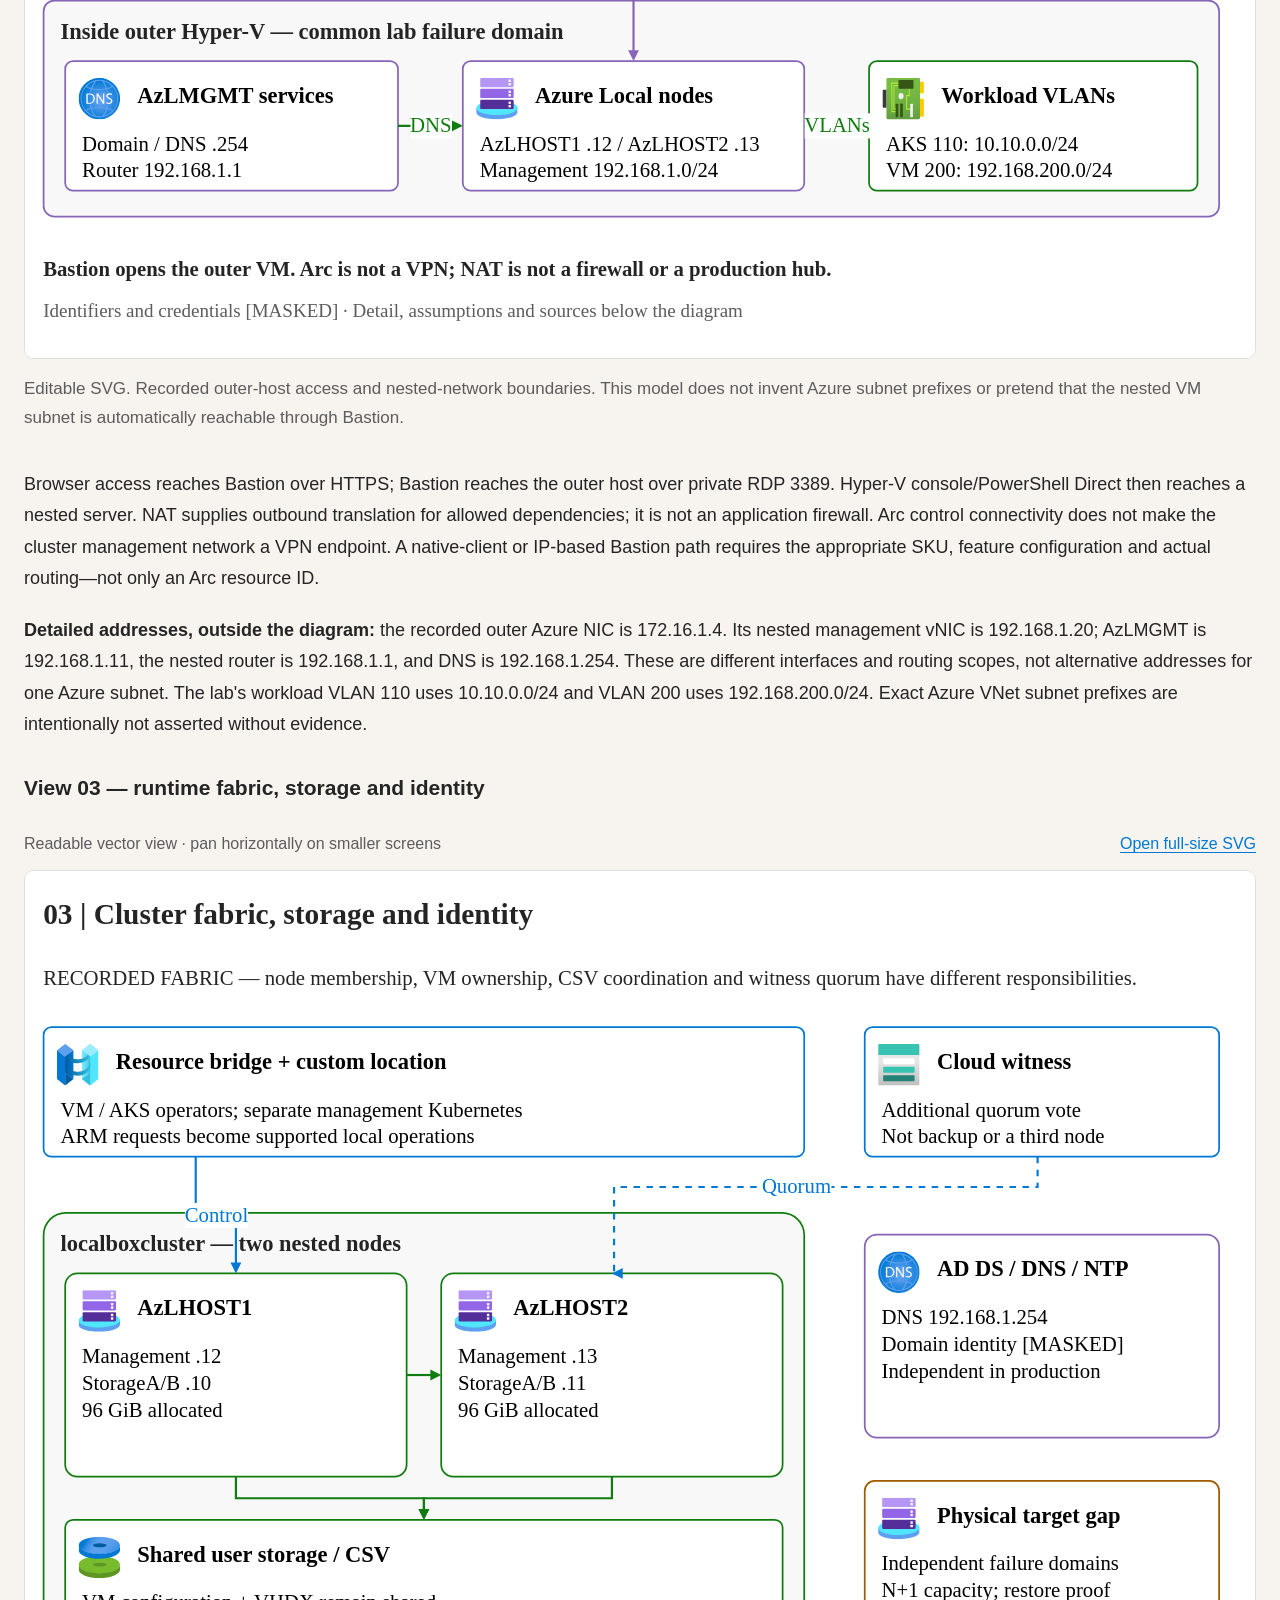
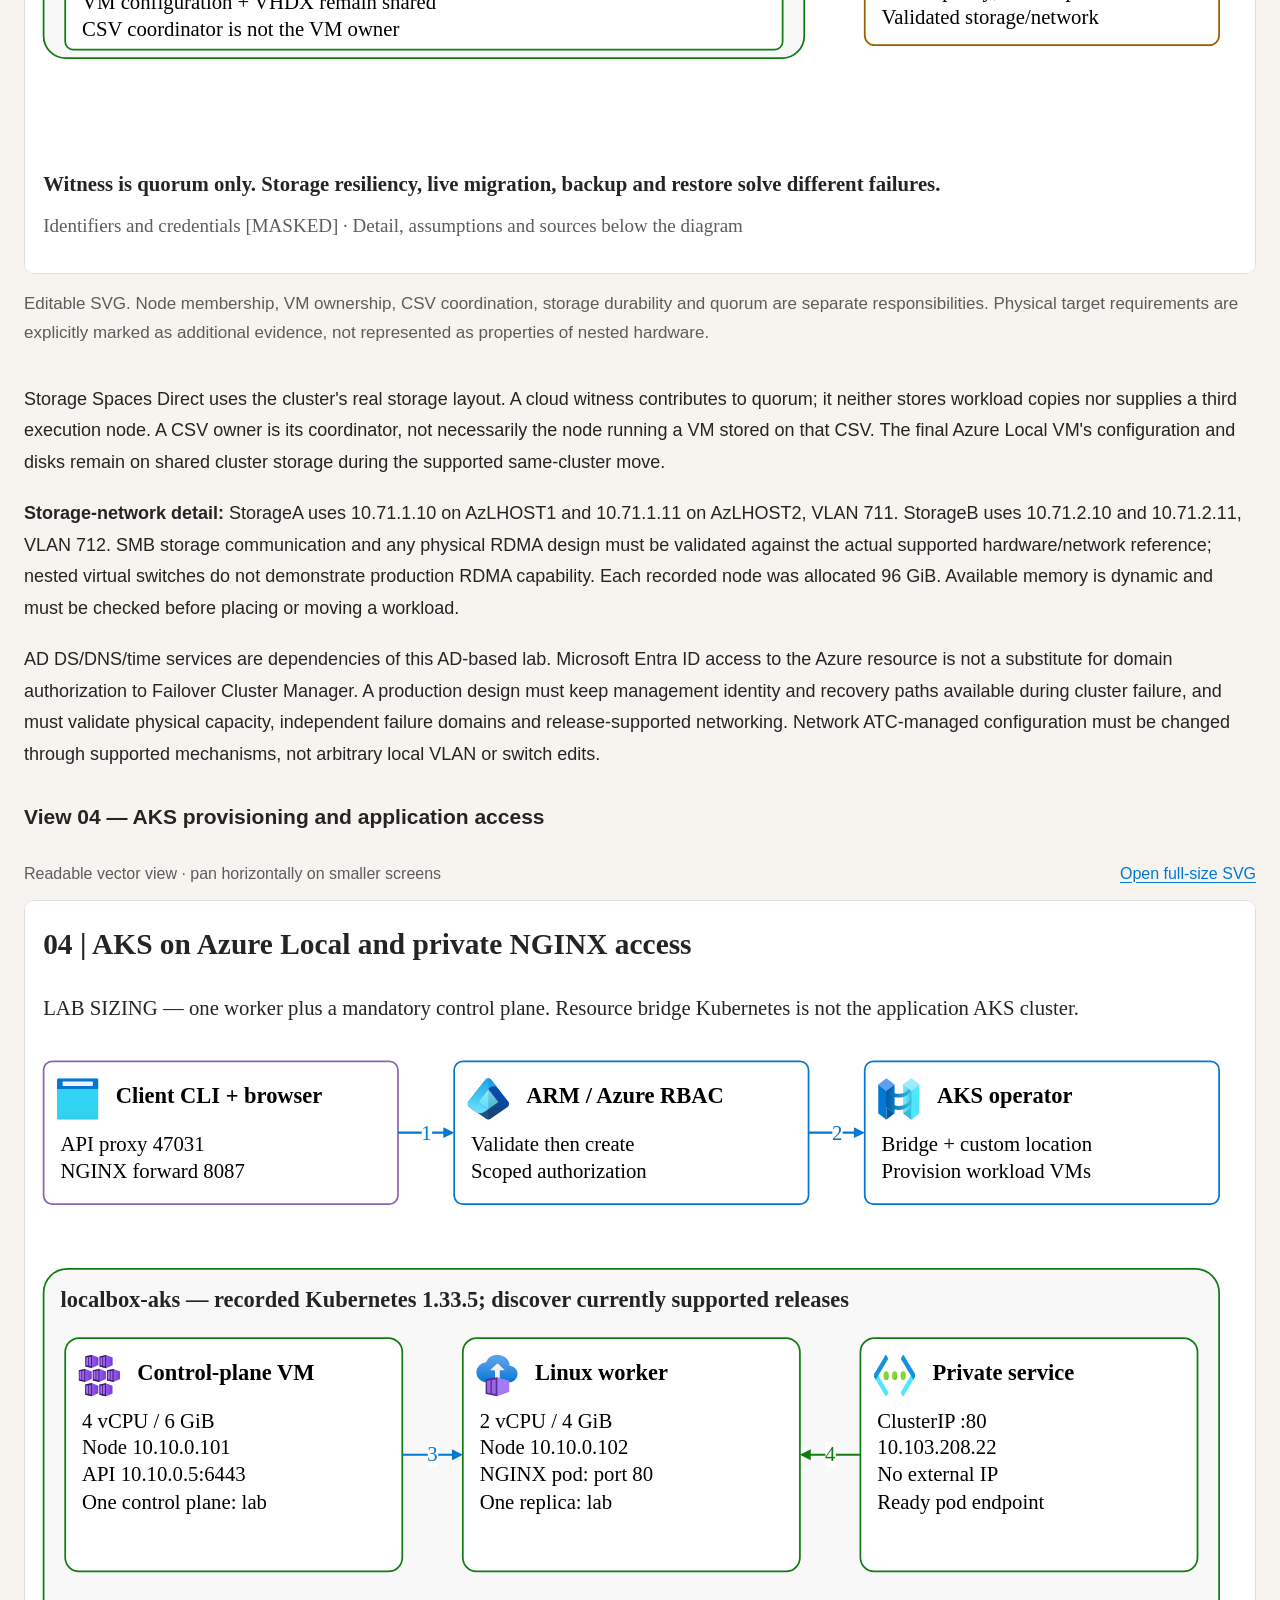
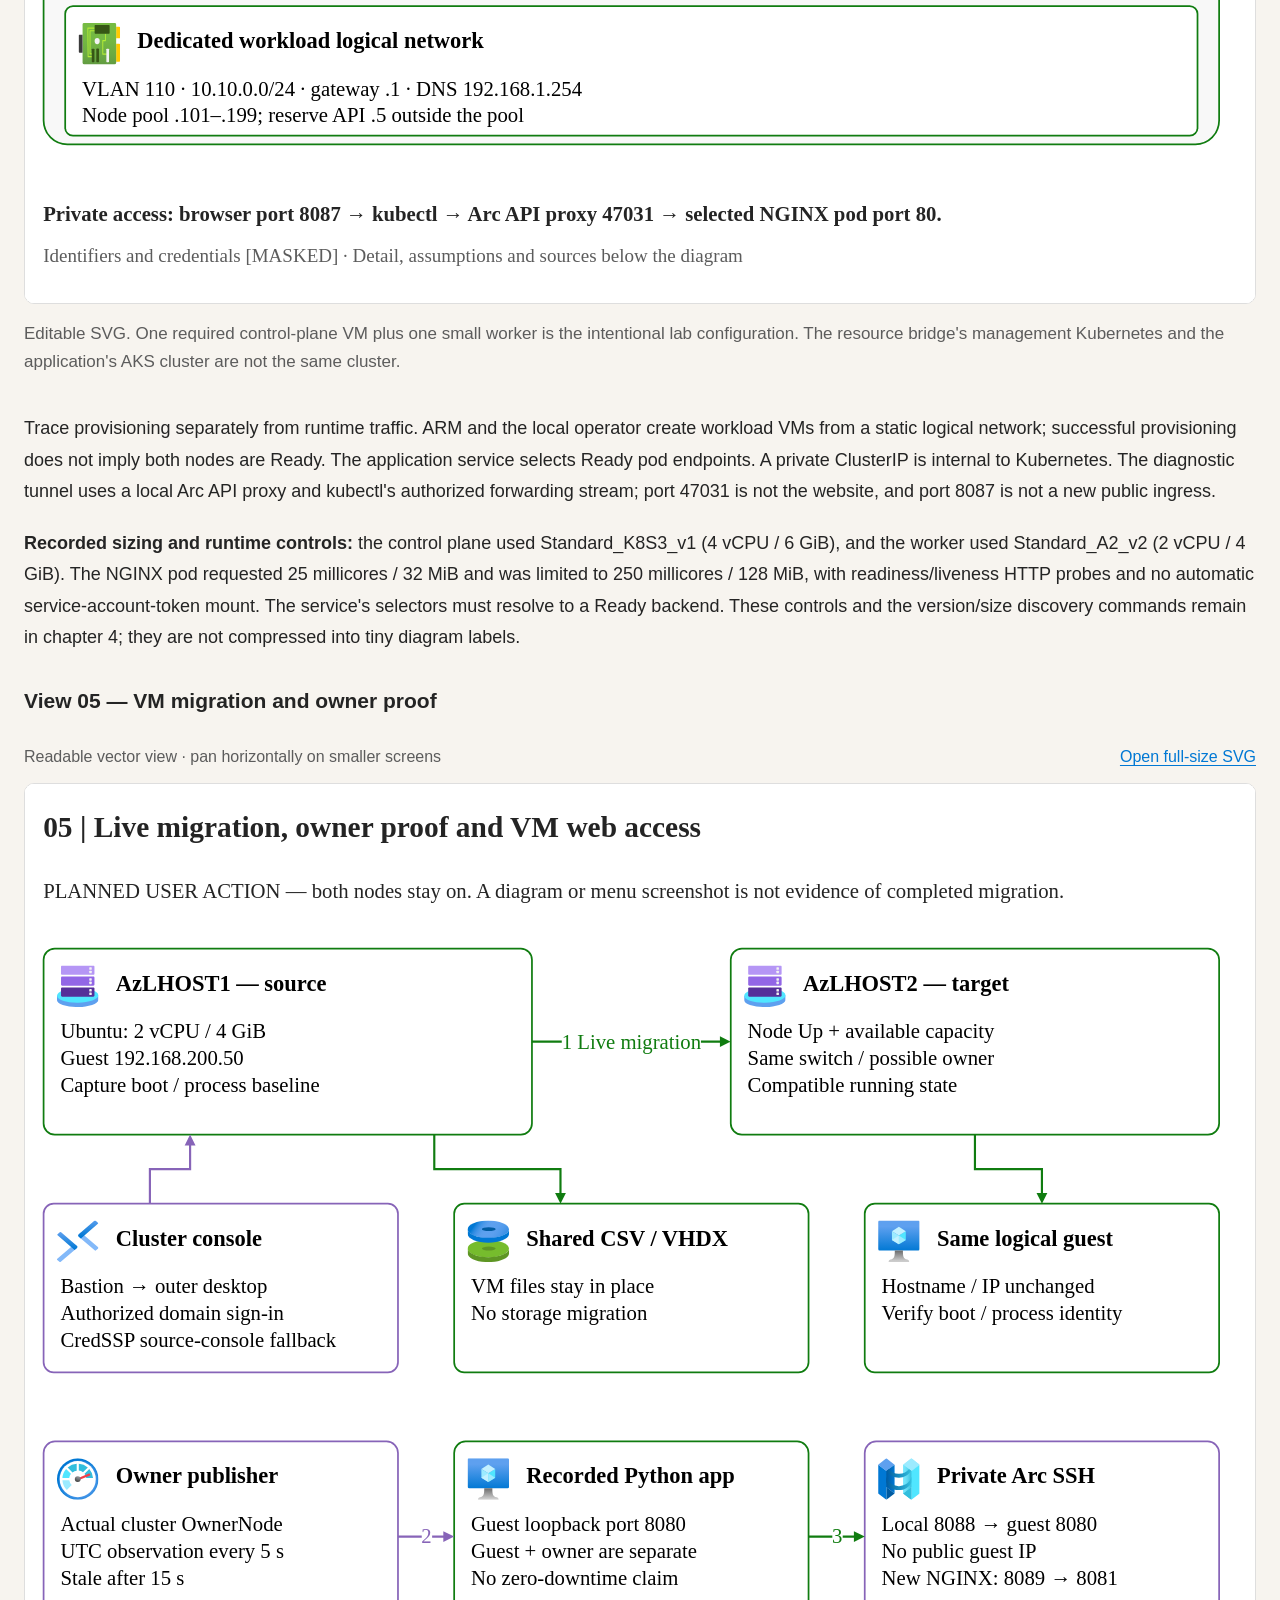
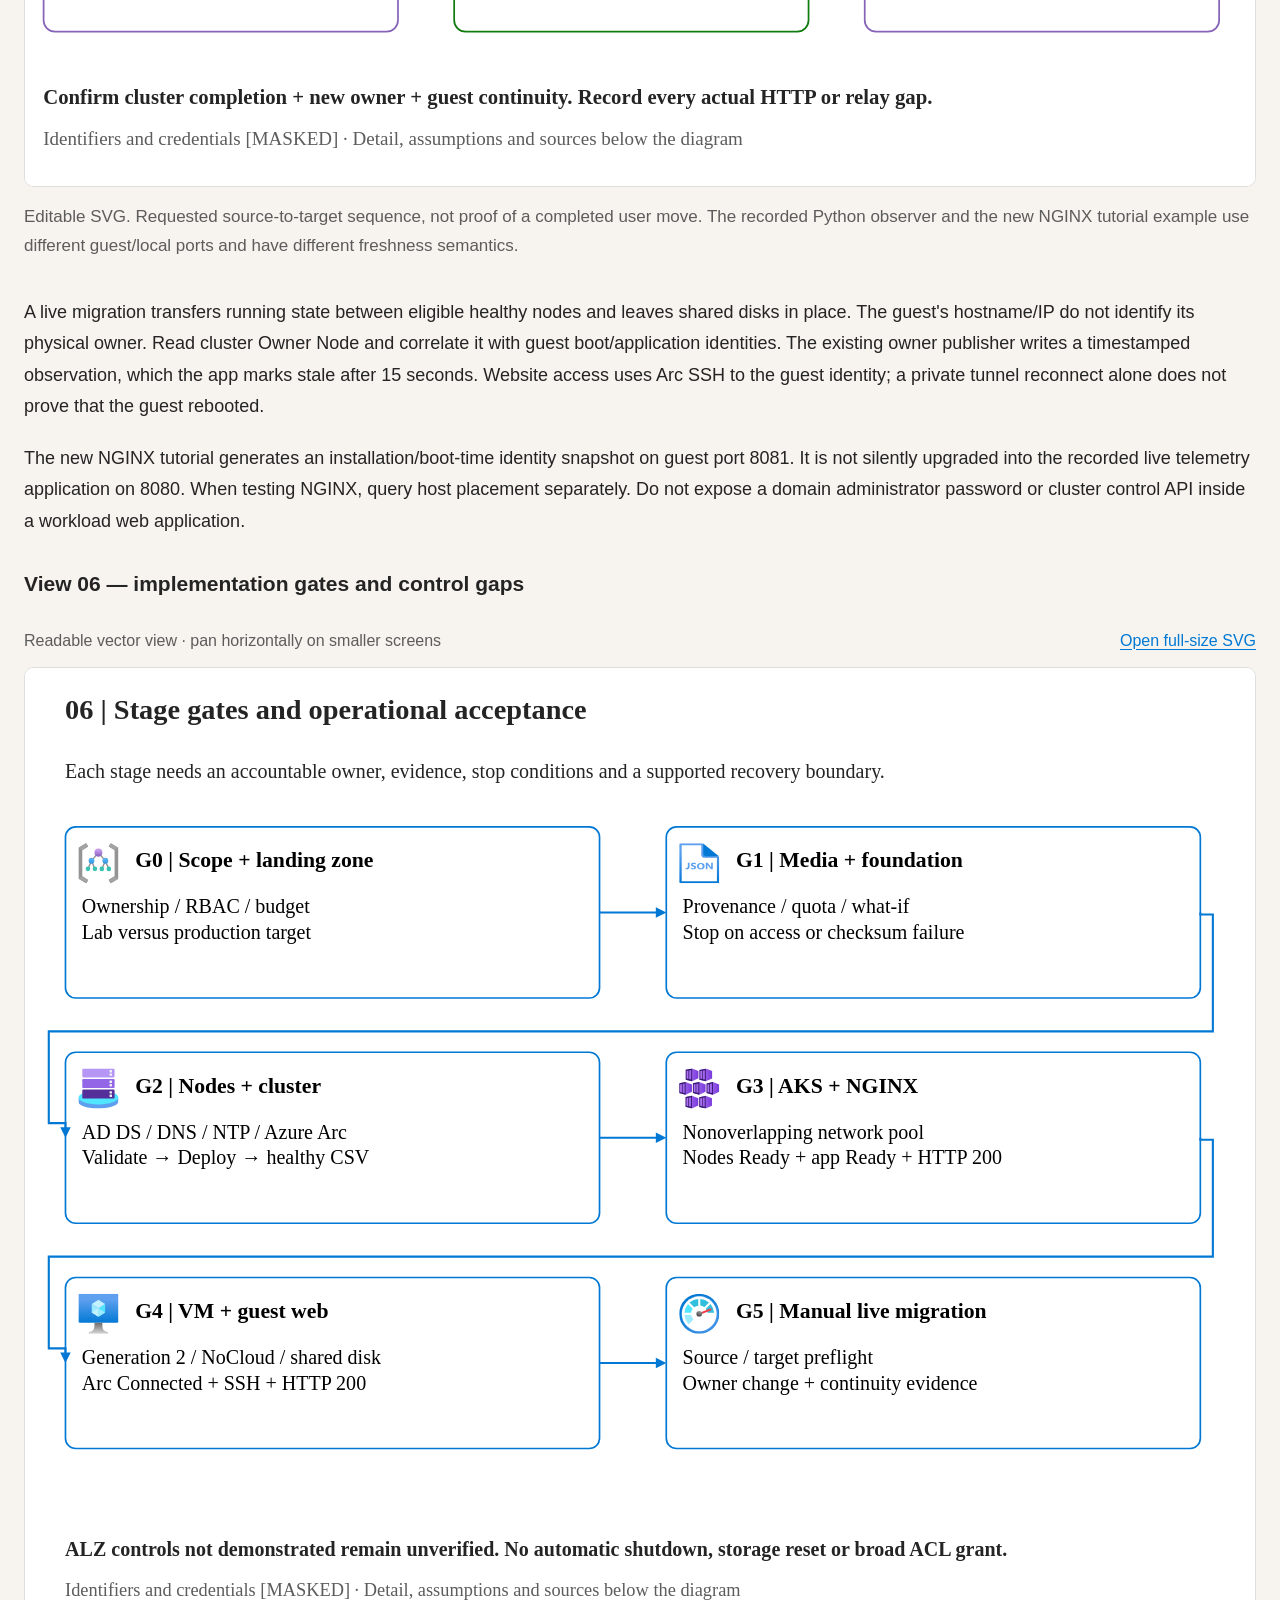
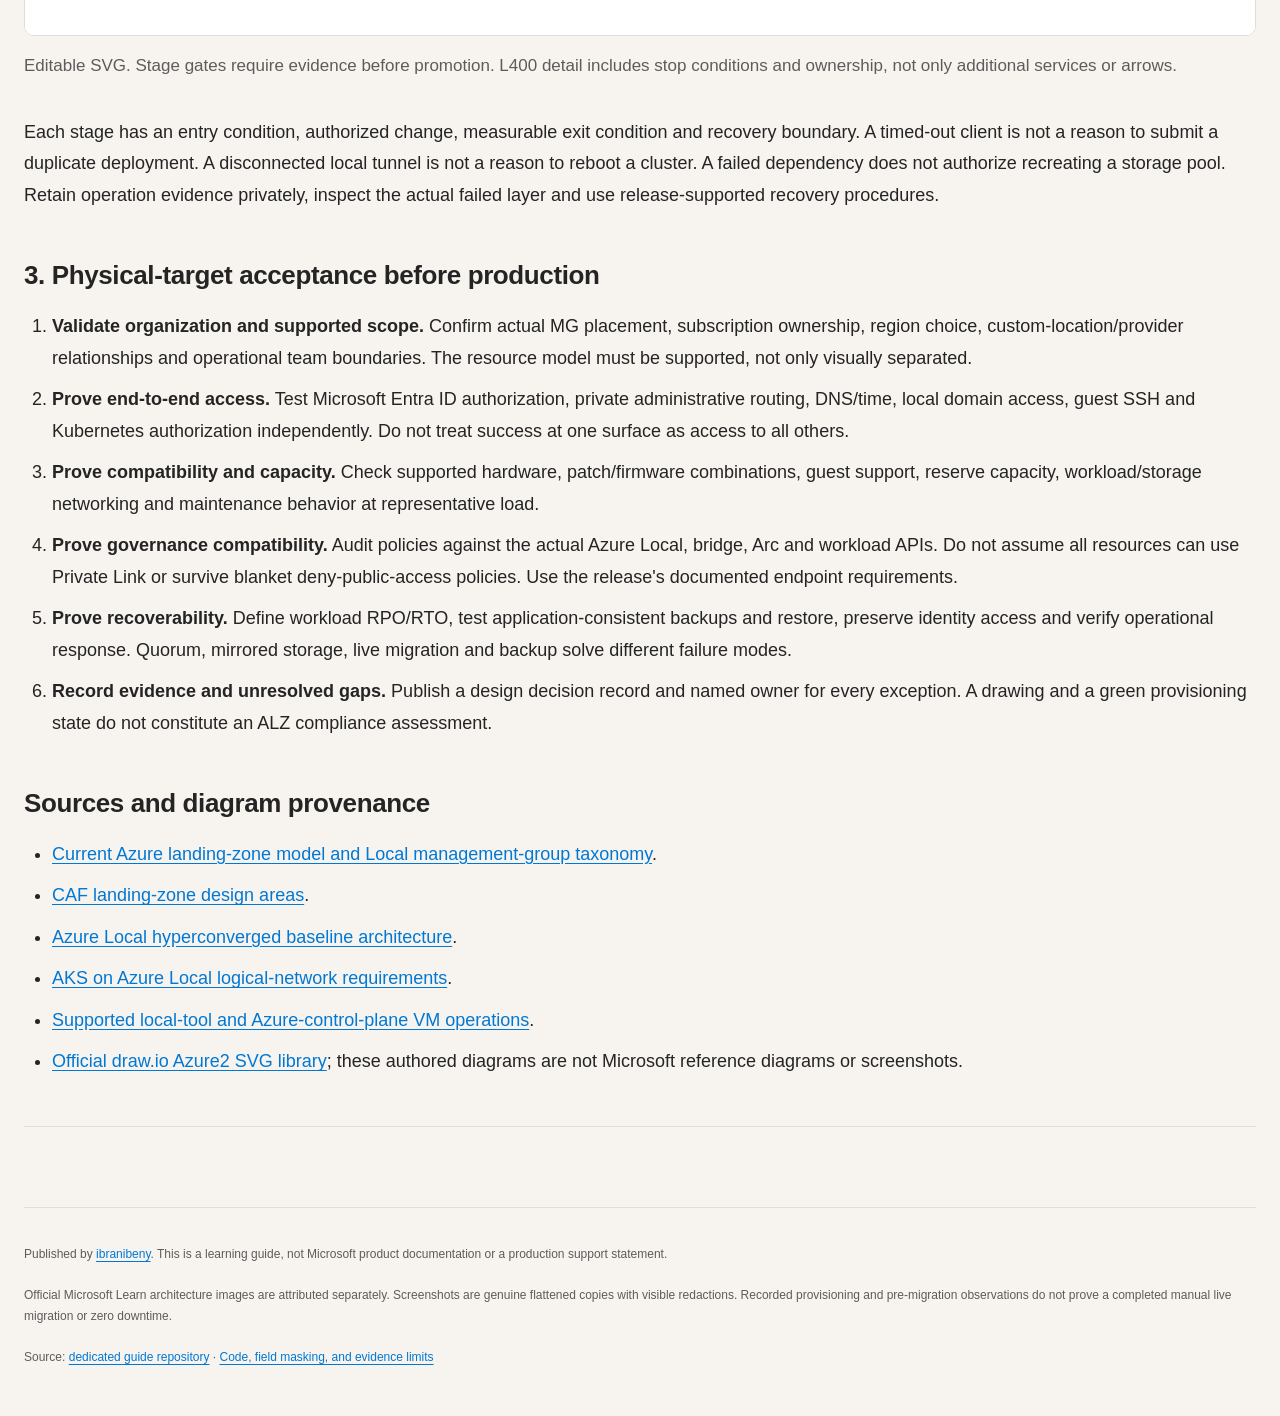
<file: architecture.html>
<!doctype html>
<html lang="en">
<head>
<meta charset="utf-8">
<meta name="viewport" content="width=device-width, initial-scale=1">
<meta name="description" content="L400 architecture and landing zones: a sequential Azure Local learning lab with masked identity fields, official references, and private access.">
<title>L400 architecture and landing zones | Azure Local and LocalBox Guide</title>
<link rel="icon" href="data:,">
<script>(() => {
  const param = new URLSearchParams(window.location.search).get("scoutTheme");
  const theme =
    param || (window.matchMedia("(prefers-color-scheme: dark)").matches ? "dark" : "light");
  document.documentElement.setAttribute("data-theme", theme);
})();</script>
<link rel="stylesheet" href="assets/site.css">
</head>
<body>
<a class="skip" href="#main">Skip to content</a>
<header class="masthead"><a class="brand" href="index.html">AZURE LOCAL / LOCALBOX FIELD GUIDE</a><span>L400 deployment and operations</span></header>
<div class="layout">
<aside><nav aria-label="Learning path"><a href="index.html">Start here</a><a href="01-overview.html"><span>01</span> Azure Local and LocalBox overview</a><a href="02-scenarios.html"><span>02</span> Choose the deployment scenario</a><a href="03-deploy.html"><span>03</span> Deploy Azure Local with LocalBox</a><a href="04-aks.html"><span>04</span> Deploy AKS on Azure Local and NGINX</a><a href="05-vm.html"><span>05</span> Deploy Ubuntu and a web application</a><a href="06-migrate.html"><span>06</span> Practice VM live migration</a><a href="architecture.html">L400 architecture / landing zones</a><a href="01-overview.html#terminology">Terminology and acronyms</a><a href="evidence.html">Masked screenshot evidence</a><a href="downloads.html">Code and masking policy</a></nav><p class="sidebar-note">Read in order. Validate each gate before proceeding. Publishing this guide does not authorize deployment or migration.</p></aside>
<main id="main">
<div class="breadcrumbs"><a href="index.html">Azure Local and LocalBox Guide</a> / L400 architecture and landing zones</div>
<div class="edition">L400 edition · Azure landing-zone design mapping · Recorded lab: October 2026 · Identifiers masked</div>
<h1>L400 architecture: Azure landing-zone alignment</h1>
<p class="lead">An editable six-view design pack connects the governance model to actual deployment boundaries, protocols, resource ownership, application access and operational acceptance gates. Read it alongside all six revised chapters.</p>
<p><strong>Name the layers correctly:</strong> Azure Local is the infrastructure product; Jumpstart LocalBox is the sandbox used to explore it; <code>LocalBox-Client</code> is this lab's outer Azure VM. Azure landing zones describe the enterprise design target, not an installation performed by LocalBox. See the <a href="01-overview.html#localbox-overview">component overview</a> and <a href="01-overview.html#terminology">shared terminology reference</a>.</p>
<p><a class="button" download="" href="assets/azure-local-landing-zone-l400.drawio">Download editable draw.io pack</a> <a class="button secondary" download="" href="assets/azure-local-landing-zone-l400.pdf">Download six-page PDF</a> <a class="button secondary" download="" href="assets/azure-local-l400-svg-pack.zip">Download all six editable SVGs</a></p>
<div class="warning"><strong>Alignment is not a compliance claim.</strong> The landing-zone hierarchy is an enterprise target design. The recorded LocalBox implementation used one disposable subscription and resource group; enterprise management-group placement, centralized security services and production recovery controls were not deployed or proven by this guide. Labels explicitly distinguish target, recorded and unverified controls.</div>
<h2>1. Translate CAF design areas into implementable boundaries</h2>
<p>The current <a href="https://learn.microsoft.com/azure/cloud-adoption-framework/ready/landing-zone/">Azure landing-zone reference model</a> separates the platform landing zone from workload landing zones. Its management-group hierarchy includes <strong>Local</strong> alongside Corp and Online. Local can organize Azure Local cluster resources and application subscriptions. This is governance taxonomy, not a command that automatically moves resources across subscriptions or establishes hybrid routes.</p>
<p>Choose resource placement with the service's supported subscription, resource-group and custom-location constraints. A diagram with separate cluster/application subscriptions does not prove that every Azure Local VM or AKS cross-subscription arrangement is supported. Validate the actual provider/API and identity permissions before implementing separation; retain a documented exception where the service requires co-location.</p>
<table><thead><tr><th>CAF / ALZ design area</th><th>L400 design decision</th><th>Evidence needed for acceptance</th><th>Recorded lab boundary</th></tr></thead><tbody>
<tr><td>Billing and tenant</td><td>Define tenant ownership, subscription vending, environment boundaries and chargeback.</td><td>Approved subscription placement and financial owner; limits, budget/action ownership; actual billing fields remain [MASKED].</td><td>No new enterprise billing hierarchy or hard spending cap was deployed.</td></tr>
<tr><td>Identity and access</td><td>Separate Microsoft Entra ID authentication and PIM, Azure RBAC, domain cluster permissions, guest SSH, Kubernetes authorization and emergency access.</td><td>Role assignments at intended scopes, approved eligible activations, successful authorization tests, and audited break-glass procedures.</td><td>Existing authorized account/domain/key paths were used; a workgroup local account was not granted new domain cluster rights.</td></tr>
<tr><td>Resource organization</td><td>Platform subscriptions own shared services. Workload teams own application resources within supported Local/Corp/Online placements.</td><td>Management-group inheritance, resource owner, lifecycle boundaries, naming/tag rules, and supported resource relationships.</td><td>One subscription/resource group. Sandbox is the intended learning model; actual enterprise MG membership was not inventoried.</td></tr>
<tr><td>Connectivity</td><td>Select hub-spoke or vWAN by requirements, redundant hybrid connectivity, compatible DNS/egress and explicit administrative paths.</td><td>Bidirectional routes, resolution, allowed endpoint tests, failure tests, firewall ownership and baseline captures.</td><td>Bastion Basic, NAT, a private outer host and nested routed VLANs; no enterprise hub/VPN/ExpressRoute was deployed.</td></tr>
<tr><td>Security</td><td>Apply supported host, Azure and Kubernetes controls without breaking resource bridge, update or guest provisioning dependencies.</td><td>Compatible policies, threat detection, image provenance, least privilege and remediation ownership.</td><td>Public ingress was not created for workloads. Enterprise Defender/Sentinel coverage was not verified.</td></tr>
<tr><td>Management</td><td>Specify diagnostic streams, DCRs, retention, alert routing, health models, update windows, backup/restore and capacity headroom.</td><td>Real events reach the intended workspace; alert action reaches its owner; restore and maintenance tests meet declared RPO/RTO.</td><td>Recorded validation, update and application observations. A workspace resource alone is not operational coverage.</td></tr>
<tr><td>Governance</td><td>Start new initiatives in compatible Audit modes, review findings, then promote individual enforcement controls with change approval.</td><td>Policy effect, scope, exclusions, remediation identity, exception owner/expiry and regression evidence.</td><td>No broad tenant policy, Credential Guard bypass or blanket cluster ACL grant was introduced.</td></tr>
<tr><td>Automation</td><td>Pin reviewed IaC/source, protect secrets, separate validate/what-if from create and preserve failure-boundary evidence.</td><td>Reproducible artifact versions, secure parameter handling, bounded retries, operation IDs retained privately and tested recovery paths.</td><td>Publisher media access required custom recovery; an unmodified end-to-end upstream reproduction is not claimed.</td></tr>
</tbody></table>
<h2>2. Read the six views in sequence</h2>
<div class="diagram-reading-note"><strong>Reading layout:</strong> the diagrams now use compact, proportional canvases and large labels. The full L400 explanations remain as ordinary text below each view, rather than being compressed into tiny boxes. On a smaller display, pan the diagram horizontally or select Open full-size SVG; the image is not squeezed into unreadable text.</div>
<p>The Azure SVG icons are taken from the verified draw.io Azure2 library and embedded in the files. They remain portable when opened without access to the original icon URL. The images below are native draw.io <strong>vector SVG exports, not screenshots</strong>, with editable diagram data retained. Click a view to open its full-size SVG and zoom without raster blur, or save the SVG and open it with draw.io Desktop. The complete .drawio file has six editable page tabs. An Azure icon denotes a service type, not proof that its proposed target control was deployed.</p>
<h3>View 01 — landing-zone governance target</h3>
<figure class="structured-diagram"><div class="diagram-toolbar"><span>Readable vector view · pan horizontally on smaller screens</span><a href="assets/architecture-01.drawio.svg" rel="noopener" target="_blank">Open full-size SVG</a></div><div aria-label="Azure landing-zone target governance and current lab boundaries; scroll horizontally if needed" class="diagram-frame" role="region" tabindex="0"><a href="assets/architecture-01.drawio.svg" rel="noopener" target="_blank"><img alt="Azure landing-zone target governance and current lab boundaries" src="assets/architecture-01.drawio.svg"/></a></div><figcaption>Editable SVG. Proposed platform/workload ownership and the current single-subscription lab exception. Dashed governance arrows mean inheritance, not network traffic. Subscription, tenant, account, credential and billing values remain masked.</figcaption></figure>
<p>Do not model management groups as routed network segments. Network and policy changes are related decisions but require separate implementation artifacts. The diagram's platform boxes identify accountable teams for identity, connectivity, security and management; they are not a list of newly created subscriptions.</p>
<h3>View 02 — actual Azure deployment and nested network</h3>
<figure class="structured-diagram"><div class="diagram-toolbar"><span>Readable vector view · pan horizontally on smaller screens</span><a href="assets/architecture-02.drawio.svg" rel="noopener" target="_blank">Open full-size SVG</a></div><div aria-label="Recorded Azure VNet, Bastion, NAT and nested LocalBox networks; scroll horizontally if needed" class="diagram-frame" role="region" tabindex="0"><a href="assets/architecture-02.drawio.svg" rel="noopener" target="_blank"><img alt="Recorded Azure VNet, Bastion, NAT and nested LocalBox networks" loading="lazy" src="assets/architecture-02.drawio.svg"/></a></div><figcaption>Editable SVG. Recorded outer-host access and nested-network boundaries. This model does not invent Azure subnet prefixes or pretend that the nested VM subnet is automatically reachable through Bastion.</figcaption></figure>
<p>Browser access reaches Bastion over HTTPS; Bastion reaches the outer host over private RDP 3389. Hyper-V console/PowerShell Direct then reaches a nested server. NAT supplies outbound translation for allowed dependencies; it is not an application firewall. Arc control connectivity does not make the cluster management network a VPN endpoint. A native-client or IP-based Bastion path requires the appropriate SKU, feature configuration and actual routing—not only an Arc resource ID.</p>
<p><strong>Detailed addresses, outside the diagram:</strong> the recorded outer Azure NIC is 172.16.1.4. Its nested management vNIC is 192.168.1.20; AzLMGMT is 192.168.1.11, the nested router is 192.168.1.1, and DNS is 192.168.1.254. These are different interfaces and routing scopes, not alternative addresses for one Azure subnet. The lab's workload VLAN 110 uses 10.10.0.0/24 and VLAN 200 uses 192.168.200.0/24. Exact Azure VNet subnet prefixes are intentionally not asserted without evidence.</p>
<h3>View 03 — runtime fabric, storage and identity</h3>
<figure class="structured-diagram"><div class="diagram-toolbar"><span>Readable vector view · pan horizontally on smaller screens</span><a href="assets/architecture-03.drawio.svg" rel="noopener" target="_blank">Open full-size SVG</a></div><div aria-label="Azure Local fabric, node networks, shared storage and quorum dependencies; scroll horizontally if needed" class="diagram-frame" role="region" tabindex="0"><a href="assets/architecture-03.drawio.svg" rel="noopener" target="_blank"><img alt="Azure Local fabric, node networks, shared storage and quorum dependencies" loading="lazy" src="assets/architecture-03.drawio.svg"/></a></div><figcaption>Editable SVG. Node membership, VM ownership, CSV coordination, storage durability and quorum are separate responsibilities. Physical target requirements are explicitly marked as additional evidence, not represented as properties of nested hardware.</figcaption></figure>
<p>Storage Spaces Direct uses the cluster's real storage layout. A cloud witness contributes to quorum; it neither stores workload copies nor supplies a third execution node. A CSV owner is its coordinator, not necessarily the node running a VM stored on that CSV. The final Azure Local VM's configuration and disks remain on shared cluster storage during the supported same-cluster move.</p>
<p><strong>Storage-network detail:</strong> StorageA uses 10.71.1.10 on AzLHOST1 and 10.71.1.11 on AzLHOST2, VLAN 711. StorageB uses 10.71.2.10 and 10.71.2.11, VLAN 712. SMB storage communication and any physical RDMA design must be validated against the actual supported hardware/network reference; nested virtual switches do not demonstrate production RDMA capability. Each recorded node was allocated 96 GiB. Available memory is dynamic and must be checked before placing or moving a workload.</p>
<p>AD DS/DNS/time services are dependencies of this AD-based lab. Microsoft Entra ID access to the Azure resource is not a substitute for domain authorization to Failover Cluster Manager. A production design must keep management identity and recovery paths available during cluster failure, and must validate physical capacity, independent failure domains and release-supported networking. Network ATC-managed configuration must be changed through supported mechanisms, not arbitrary local VLAN or switch edits.</p>
<h3>View 04 — AKS provisioning and application access</h3>
<figure class="structured-diagram"><div class="diagram-toolbar"><span>Readable vector view · pan horizontally on smaller screens</span><a href="assets/architecture-04.drawio.svg" rel="noopener" target="_blank">Open full-size SVG</a></div><div aria-label="AKS on Azure Local operator, control plane, worker, service, logical network and CLI tunnel; scroll horizontally if needed" class="diagram-frame" role="region" tabindex="0"><a href="assets/architecture-04.drawio.svg" rel="noopener" target="_blank"><img alt="AKS on Azure Local operator, control plane, worker, service, logical network and CLI tunnel" loading="lazy" src="assets/architecture-04.drawio.svg"/></a></div><figcaption>Editable SVG. One required control-plane VM plus one small worker is the intentional lab configuration. The resource bridge's management Kubernetes and the application's AKS cluster are not the same cluster.</figcaption></figure>
<p>Trace provisioning separately from runtime traffic. ARM and the local operator create workload VMs from a static logical network; successful provisioning does not imply both nodes are Ready. The application service selects Ready pod endpoints. A private ClusterIP is internal to Kubernetes. The diagnostic tunnel uses a local Arc API proxy and kubectl's authorized forwarding stream; port 47031 is not the website, and port 8087 is not a new public ingress.</p>
<p><strong>Recorded sizing and runtime controls:</strong> the control plane used Standard_K8S3_v1 (4 vCPU / 6 GiB), and the worker used Standard_A2_v2 (2 vCPU / 4 GiB). The NGINX pod requested 25 millicores / 32 MiB and was limited to 250 millicores / 128 MiB, with readiness/liveness HTTP probes and no automatic service-account-token mount. The service's selectors must resolve to a Ready backend. These controls and the version/size discovery commands remain in chapter 4; they are not compressed into tiny diagram labels.</p>
<h3>View 05 — VM migration and owner proof</h3>
<figure class="structured-diagram"><div class="diagram-toolbar"><span>Readable vector view · pan horizontally on smaller screens</span><a href="assets/architecture-05.drawio.svg" rel="noopener" target="_blank">Open full-size SVG</a></div><div aria-label="Planned Ubuntu VM live migration, shared disk state, owner telemetry and direct guest Arc SSH tunnel; scroll horizontally if needed" class="diagram-frame" role="region" tabindex="0"><a href="assets/architecture-05.drawio.svg" rel="noopener" target="_blank"><img alt="Planned Ubuntu VM live migration, shared disk state, owner telemetry and direct guest Arc SSH tunnel" loading="lazy" src="assets/architecture-05.drawio.svg"/></a></div><figcaption>Editable SVG. Requested source-to-target sequence, not proof of a completed user move. The recorded Python observer and the new NGINX tutorial example use different guest/local ports and have different freshness semantics.</figcaption></figure>
<p>A live migration transfers running state between eligible healthy nodes and leaves shared disks in place. The guest's hostname/IP do not identify its physical owner. Read cluster Owner Node and correlate it with guest boot/application identities. The existing owner publisher writes a timestamped observation, which the app marks stale after 15 seconds. Website access uses Arc SSH to the guest identity; a private tunnel reconnect alone does not prove that the guest rebooted.</p>
<p>The new NGINX tutorial generates an installation/boot-time identity snapshot on guest port 8081. It is not silently upgraded into the recorded live telemetry application on 8080. When testing NGINX, query host placement separately. Do not expose a domain administrator password or cluster control API inside a workload web application.</p>
<h3>View 06 — implementation gates and control gaps</h3>
<figure class="structured-diagram"><div class="diagram-toolbar"><span>Readable vector view · pan horizontally on smaller screens</span><a href="assets/architecture-06.drawio.svg" rel="noopener" target="_blank">Open full-size SVG</a></div><div aria-label="Deployment acceptance gates and actual versus proposed landing-zone controls; scroll horizontally if needed" class="diagram-frame" role="region" tabindex="0"><a href="assets/architecture-06.drawio.svg" rel="noopener" target="_blank"><img alt="Deployment acceptance gates and actual versus proposed landing-zone controls" loading="lazy" src="assets/architecture-06.drawio.svg"/></a></div><figcaption>Editable SVG. Stage gates require evidence before promotion. L400 detail includes stop conditions and ownership, not only additional services or arrows.</figcaption></figure>
<p>Each stage has an entry condition, authorized change, measurable exit condition and recovery boundary. A timed-out client is not a reason to submit a duplicate deployment. A disconnected local tunnel is not a reason to reboot a cluster. A failed dependency does not authorize recreating a storage pool. Retain operation evidence privately, inspect the actual failed layer and use release-supported recovery procedures.</p>
<h2>3. Physical-target acceptance before production</h2>
<ol><li><strong>Validate organization and supported scope.</strong> Confirm actual MG placement, subscription ownership, region choice, custom-location/provider relationships and operational team boundaries. The resource model must be supported, not only visually separated.</li>
<li><strong>Prove end-to-end access.</strong> Test Microsoft Entra ID authorization, private administrative routing, DNS/time, local domain access, guest SSH and Kubernetes authorization independently. Do not treat success at one surface as access to all others.</li>
<li><strong>Prove compatibility and capacity.</strong> Check supported hardware, patch/firmware combinations, guest support, reserve capacity, workload/storage networking and maintenance behavior at representative load.</li>
<li><strong>Prove governance compatibility.</strong> Audit policies against the actual Azure Local, bridge, Arc and workload APIs. Do not assume all resources can use Private Link or survive blanket deny-public-access policies. Use the release's documented endpoint requirements.</li>
<li><strong>Prove recoverability.</strong> Define workload RPO/RTO, test application-consistent backups and restore, preserve identity access and verify operational response. Quorum, mirrored storage, live migration and backup solve different failure modes.</li>
<li><strong>Record evidence and unresolved gaps.</strong> Publish a design decision record and named owner for every exception. A drawing and a green provisioning state do not constitute an ALZ compliance assessment.</li></ol>
<h2>Sources and diagram provenance</h2>
<ul><li><a href="https://learn.microsoft.com/azure/cloud-adoption-framework/ready/landing-zone/">Current Azure landing-zone model and Local management-group taxonomy</a>.</li>
<li><a href="https://learn.microsoft.com/azure/cloud-adoption-framework/ready/landing-zone/design-areas">CAF landing-zone design areas</a>.</li>
<li><a href="https://learn.microsoft.com/azure/architecture/hybrid/azure-local-baseline">Azure Local hyperconverged baseline architecture</a>.</li>
<li><a href="https://learn.microsoft.com/azure/aks-hybrid-edge/local/hyperconverged/aks-networks">AKS on Azure Local logical-network requirements</a>.</li>
<li><a href="https://learn.microsoft.com/azure/azure-local/manage/virtual-machine-operations">Supported local-tool and Azure-control-plane VM operations</a>.</li>
<li><a href="https://github.com/jgraph/drawio/tree/dev/src/main/webapp/img/lib/azure2">Official draw.io Azure2 SVG library</a>; these authored diagrams are not Microsoft reference diagrams or screenshots.</li></ul>

<div class="pager"></div>
<footer><p>Published by <a href="https://github.com/ibranibeny">ibranibeny</a>. This is a learning guide, not Microsoft product documentation or a production support statement.</p>
<p>Official Microsoft Learn architecture images are attributed separately. Screenshots are genuine flattened copies with visible redactions. Recorded provisioning and pre-migration observations do not prove a completed manual live migration or zero downtime.</p>
<p>Source: <a href="https://github.com/ibranibeny/azure-local-landing-zone-l400">dedicated guide repository</a> · <a href="downloads.html">Code, field masking, and evidence limits</a></p></footer>
</main></div>
</body></html>
</file>
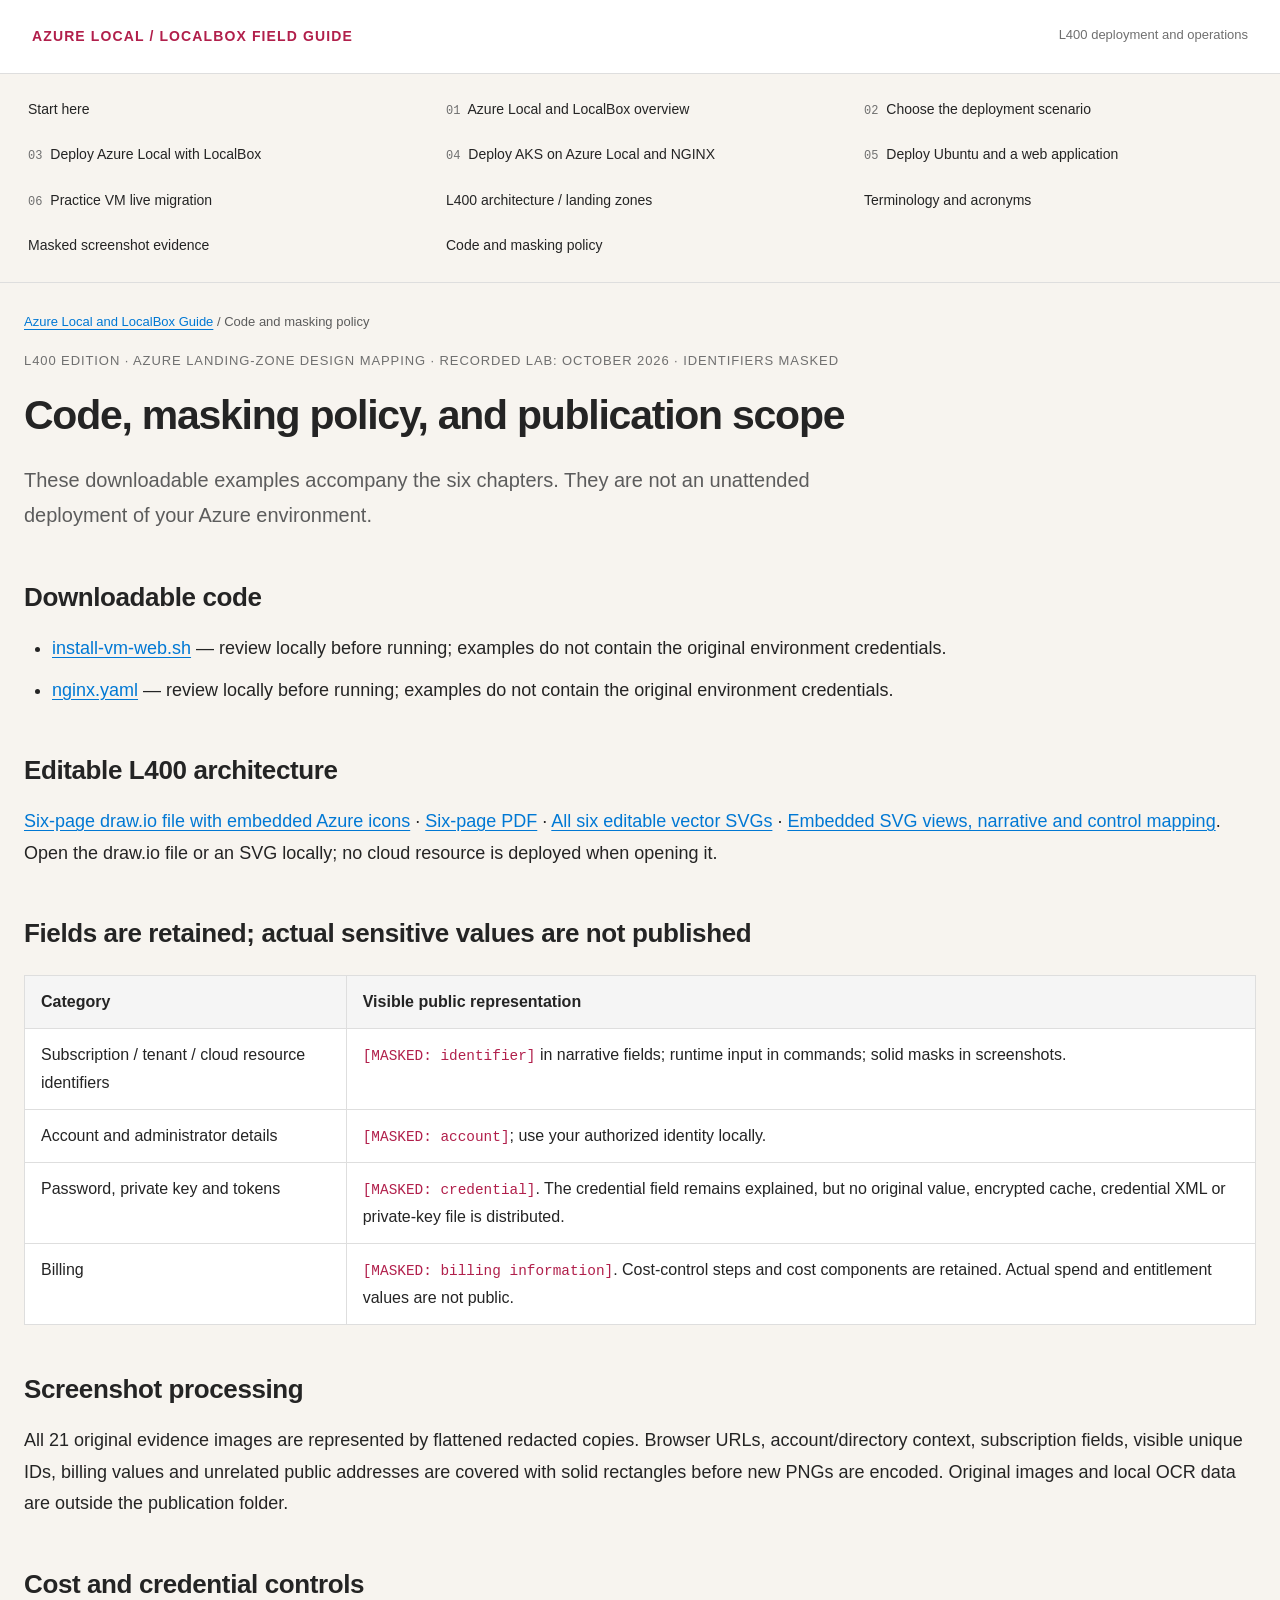
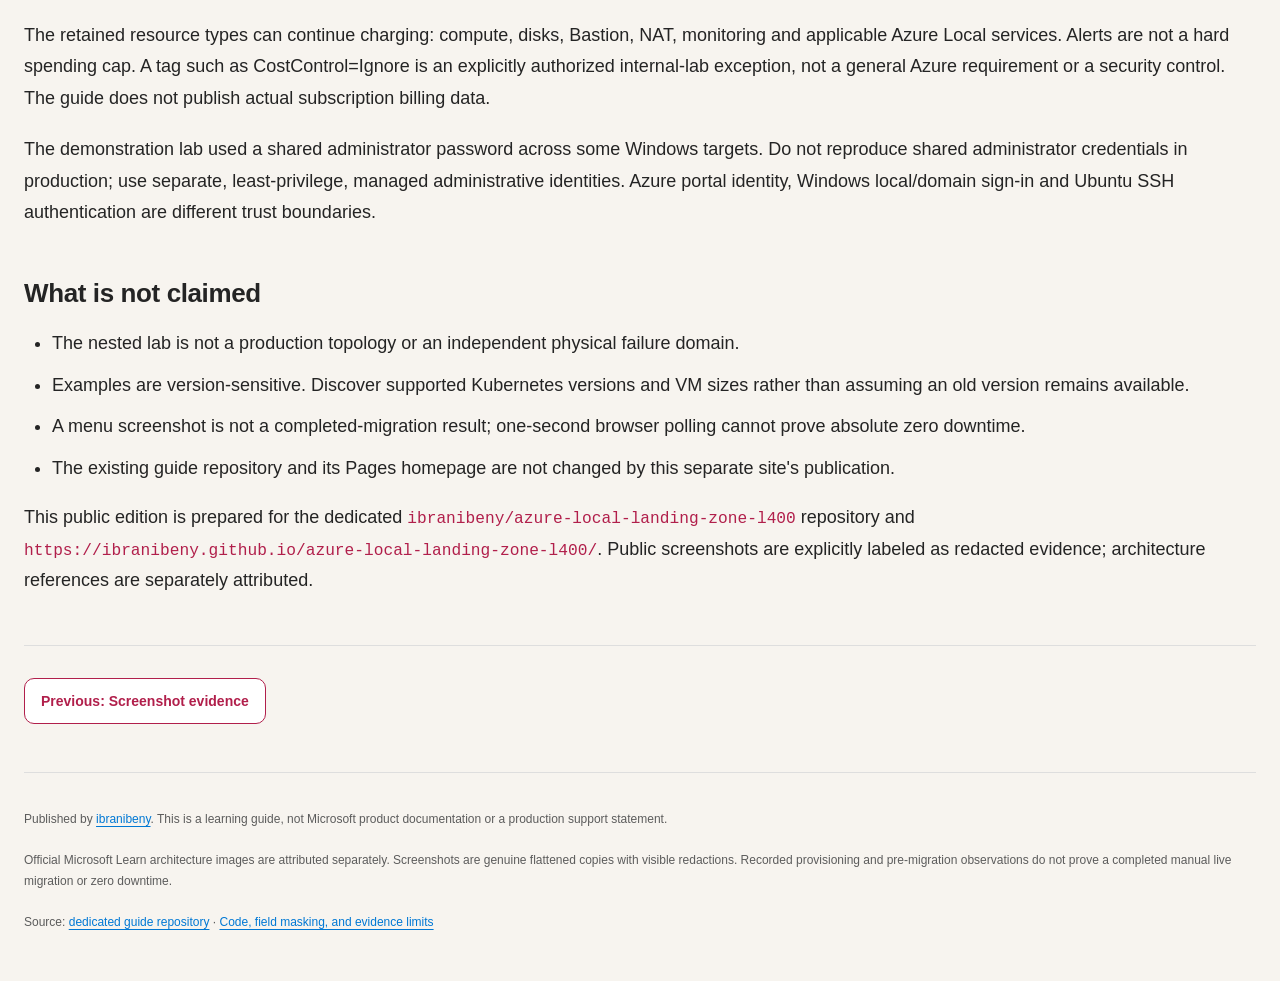
<file: downloads.html>
<!doctype html>
<html lang="en">
<head>
<meta charset="utf-8">
<meta name="viewport" content="width=device-width, initial-scale=1">
<meta name="description" content="Code and masking policy: a sequential Azure Local learning lab with masked identity fields, official references, and private access.">
<title>Code and masking policy | Azure Local and LocalBox Guide</title>
<link rel="icon" href="data:,">
<script>(() => {
  const param = new URLSearchParams(window.location.search).get("scoutTheme");
  const theme =
    param || (window.matchMedia("(prefers-color-scheme: dark)").matches ? "dark" : "light");
  document.documentElement.setAttribute("data-theme", theme);
})();</script>
<link rel="stylesheet" href="assets/site.css">
</head>
<body>
<a class="skip" href="#main">Skip to content</a>
<header class="masthead"><a class="brand" href="index.html">AZURE LOCAL / LOCALBOX FIELD GUIDE</a><span>L400 deployment and operations</span></header>
<div class="layout">
<aside><nav aria-label="Learning path"><a href="index.html">Start here</a><a href="01-overview.html"><span>01</span> Azure Local and LocalBox overview</a><a href="02-scenarios.html"><span>02</span> Choose the deployment scenario</a><a href="03-deploy.html"><span>03</span> Deploy Azure Local with LocalBox</a><a href="04-aks.html"><span>04</span> Deploy AKS on Azure Local and NGINX</a><a href="05-vm.html"><span>05</span> Deploy Ubuntu and a web application</a><a href="06-migrate.html"><span>06</span> Practice VM live migration</a><a href="architecture.html">L400 architecture / landing zones</a><a href="01-overview.html#terminology">Terminology and acronyms</a><a href="evidence.html">Masked screenshot evidence</a><a href="downloads.html">Code and masking policy</a></nav><p class="sidebar-note">Read in order. Validate each gate before proceeding. Publishing this guide does not authorize deployment or migration.</p></aside>
<main id="main">
<div class="breadcrumbs"><a href="index.html">Azure Local and LocalBox Guide</a> / Code and masking policy</div>
<div class="edition">L400 edition · Azure landing-zone design mapping · Recorded lab: October 2026 · Identifiers masked</div>
<h1>Code, masking policy, and publication scope</h1>
<p class="lead">These downloadable examples accompany the six chapters. They are not an unattended deployment of your Azure environment.</p>
<h2>Downloadable code</h2><ul><li><a download="" href="code/install-vm-web.sh">install-vm-web.sh</a> — review locally before running; examples do not contain the original environment credentials.</li><li><a download="" href="code/nginx.yaml">nginx.yaml</a> — review locally before running; examples do not contain the original environment credentials.</li></ul>
<h2>Editable L400 architecture</h2><p><a download="" href="assets/azure-local-landing-zone-l400.drawio">Six-page draw.io file with embedded Azure icons</a> · <a download="" href="assets/azure-local-landing-zone-l400.pdf">Six-page PDF</a> · <a download="" href="assets/azure-local-l400-svg-pack.zip">All six editable vector SVGs</a> · <a href="architecture.html">Embedded SVG views, narrative and control mapping</a>. Open the draw.io file or an SVG locally; no cloud resource is deployed when opening it.</p>
<h2>Fields are retained; actual sensitive values are not published</h2>
<table><thead><tr><th>Category</th><th>Visible public representation</th></tr></thead><tbody>
<tr><td>Subscription / tenant / cloud resource identifiers</td><td><code>[MASKED: identifier]</code> in narrative fields; runtime input in commands; solid masks in screenshots.</td></tr>
<tr><td>Account and administrator details</td><td><code>[MASKED: account]</code>; use your authorized identity locally.</td></tr>
<tr><td>Password, private key and tokens</td><td><code>[MASKED: credential]</code>. The credential field remains explained, but no original value, encrypted cache, credential XML or private-key file is distributed.</td></tr>
<tr><td>Billing</td><td><code>[MASKED: billing information]</code>. Cost-control steps and cost components are retained. Actual spend and entitlement values are not public.</td></tr>
</tbody></table>
<h2>Screenshot processing</h2><p>All 21 original evidence images are represented by flattened redacted copies. Browser URLs, account/directory context, subscription fields, visible unique IDs, billing values and unrelated public addresses are covered with solid rectangles before new PNGs are encoded. Original images and local OCR data are outside the publication folder.</p>
<h2>Cost and credential controls</h2><p>The retained resource types can continue charging: compute, disks, Bastion, NAT, monitoring and applicable Azure Local services. Alerts are not a hard spending cap. A tag such as CostControl=Ignore is an explicitly authorized internal-lab exception, not a general Azure requirement or a security control. The guide does not publish actual subscription billing data.</p>
<p>The demonstration lab used a shared administrator password across some Windows targets. Do not reproduce shared administrator credentials in production; use separate, least-privilege, managed administrative identities. Azure portal identity, Windows local/domain sign-in and Ubuntu SSH authentication are different trust boundaries.</p>
<h2>What is not claimed</h2><ul><li>The nested lab is not a production topology or an independent physical failure domain.</li><li>Examples are version-sensitive. Discover supported Kubernetes versions and VM sizes rather than assuming an old version remains available.</li><li>A menu screenshot is not a completed-migration result; one-second browser polling cannot prove absolute zero downtime.</li><li>The existing guide repository and its Pages homepage are not changed by this separate site's publication.</li></ul>
<p>This public edition is prepared for the dedicated <code>ibranibeny/azure-local-landing-zone-l400</code> repository and <code>https://ibranibeny.github.io/azure-local-landing-zone-l400/</code>. Public screenshots are explicitly labeled as redacted evidence; architecture references are separately attributed.</p>
<div class="pager"><a class="button secondary" href="evidence.html">Previous: Screenshot evidence</a></div>
<footer><p>Published by <a href="https://github.com/ibranibeny">ibranibeny</a>. This is a learning guide, not Microsoft product documentation or a production support statement.</p>
<p>Official Microsoft Learn architecture images are attributed separately. Screenshots are genuine flattened copies with visible redactions. Recorded provisioning and pre-migration observations do not prove a completed manual live migration or zero downtime.</p>
<p>Source: <a href="https://github.com/ibranibeny/azure-local-landing-zone-l400">dedicated guide repository</a> · <a href="downloads.html">Code, field masking, and evidence limits</a></p></footer>
</main></div>
</body></html>
</file>
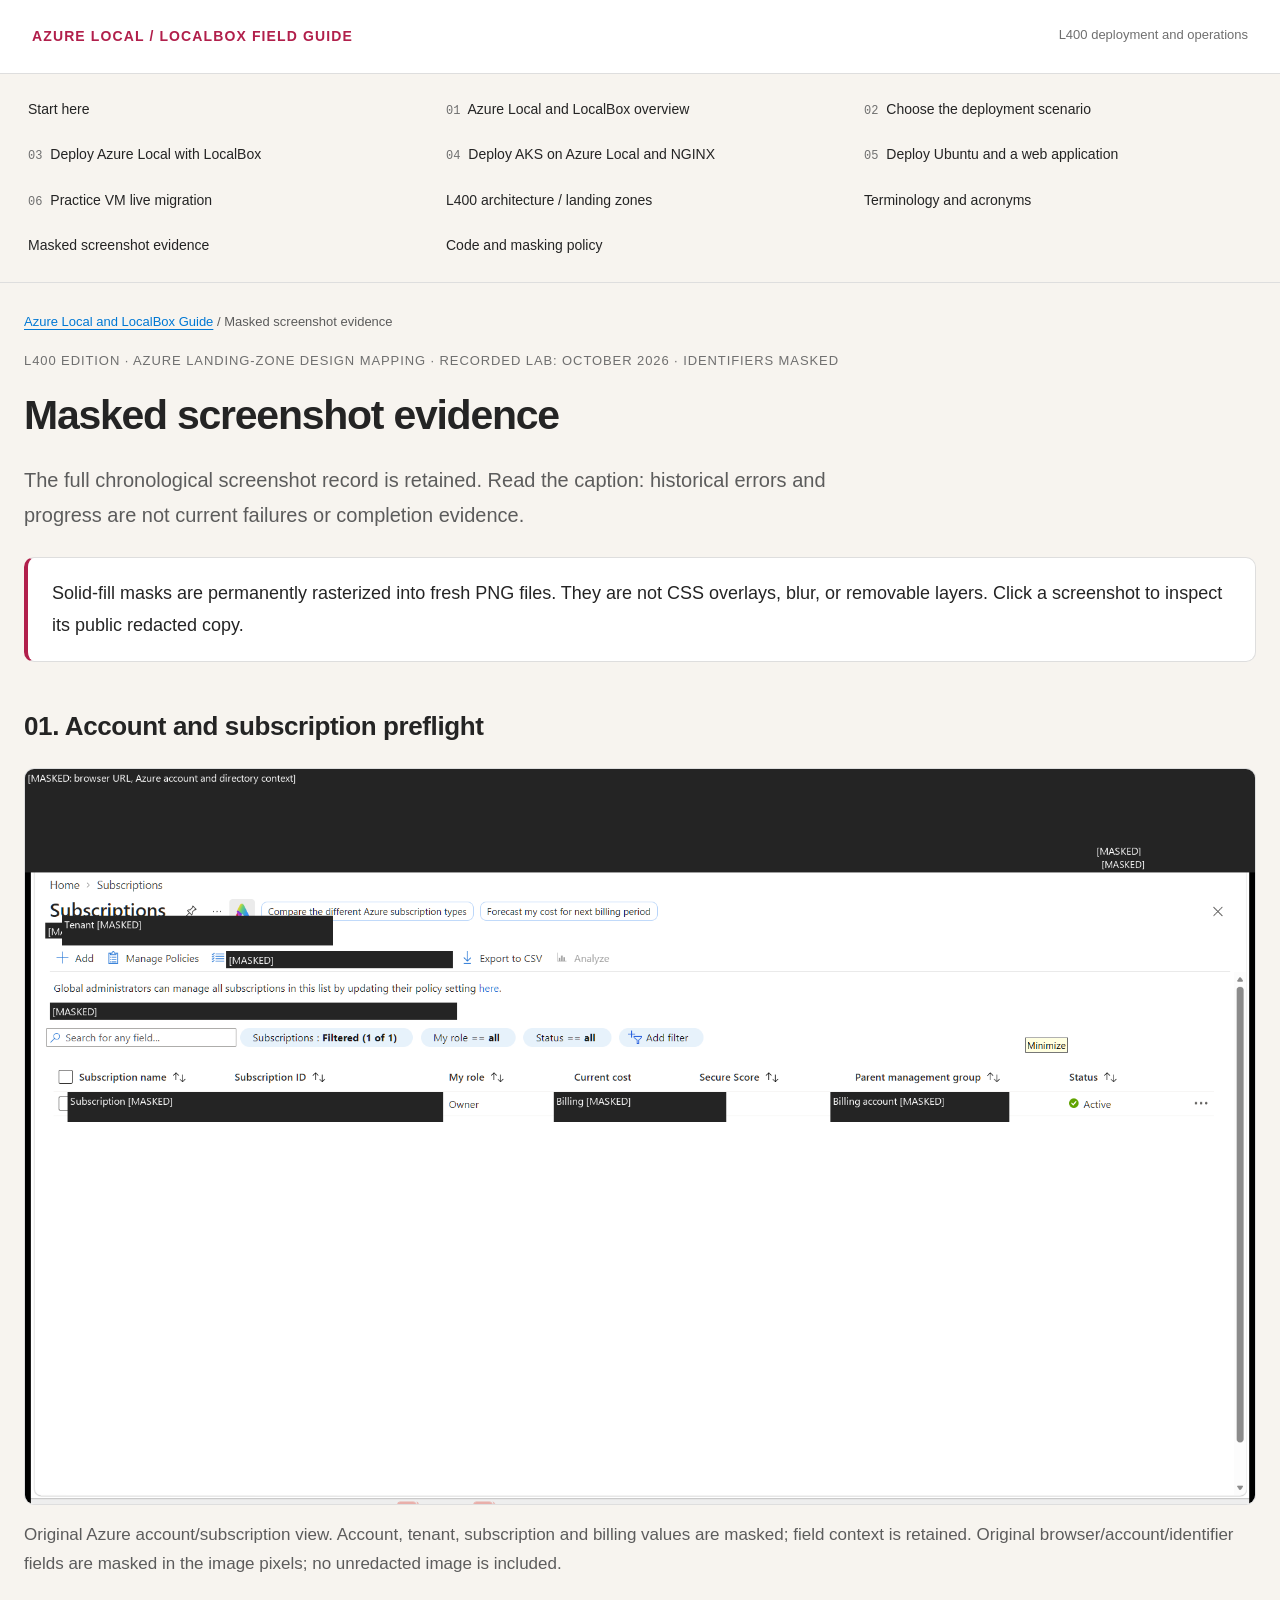
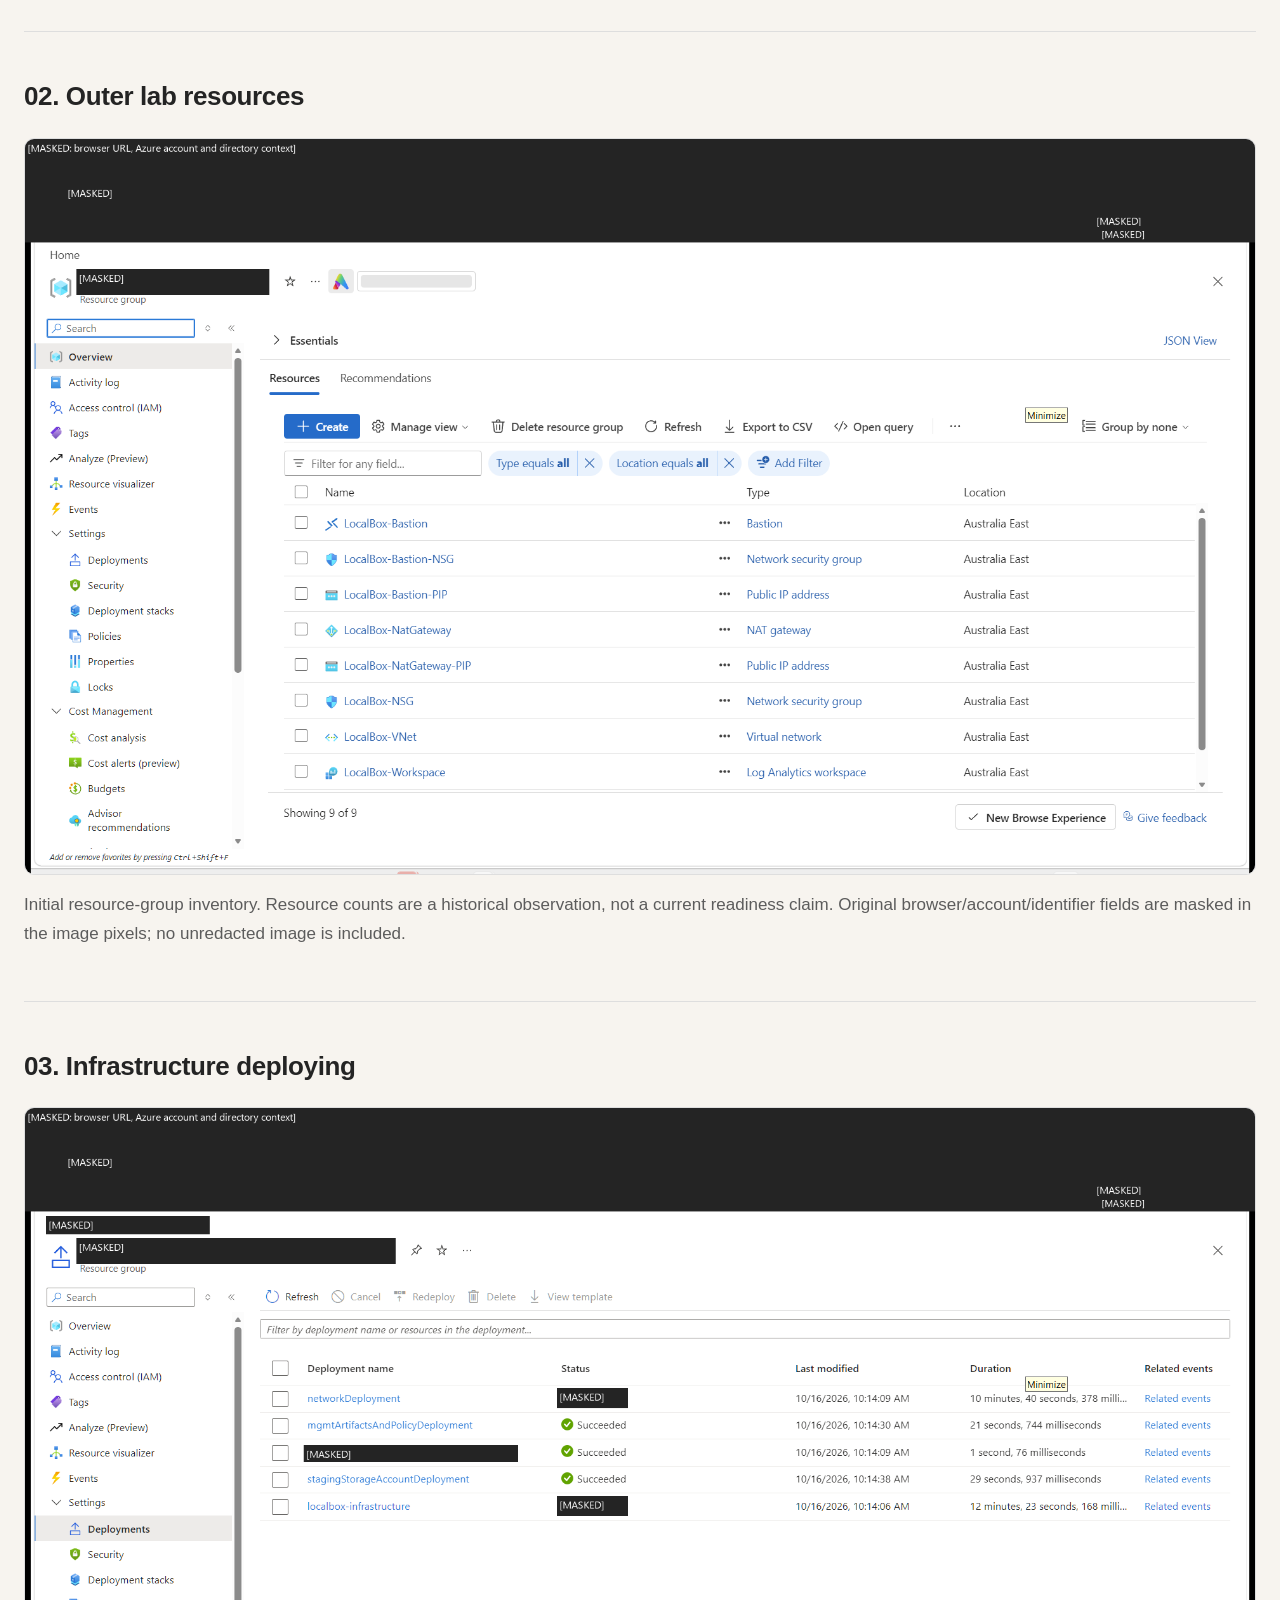
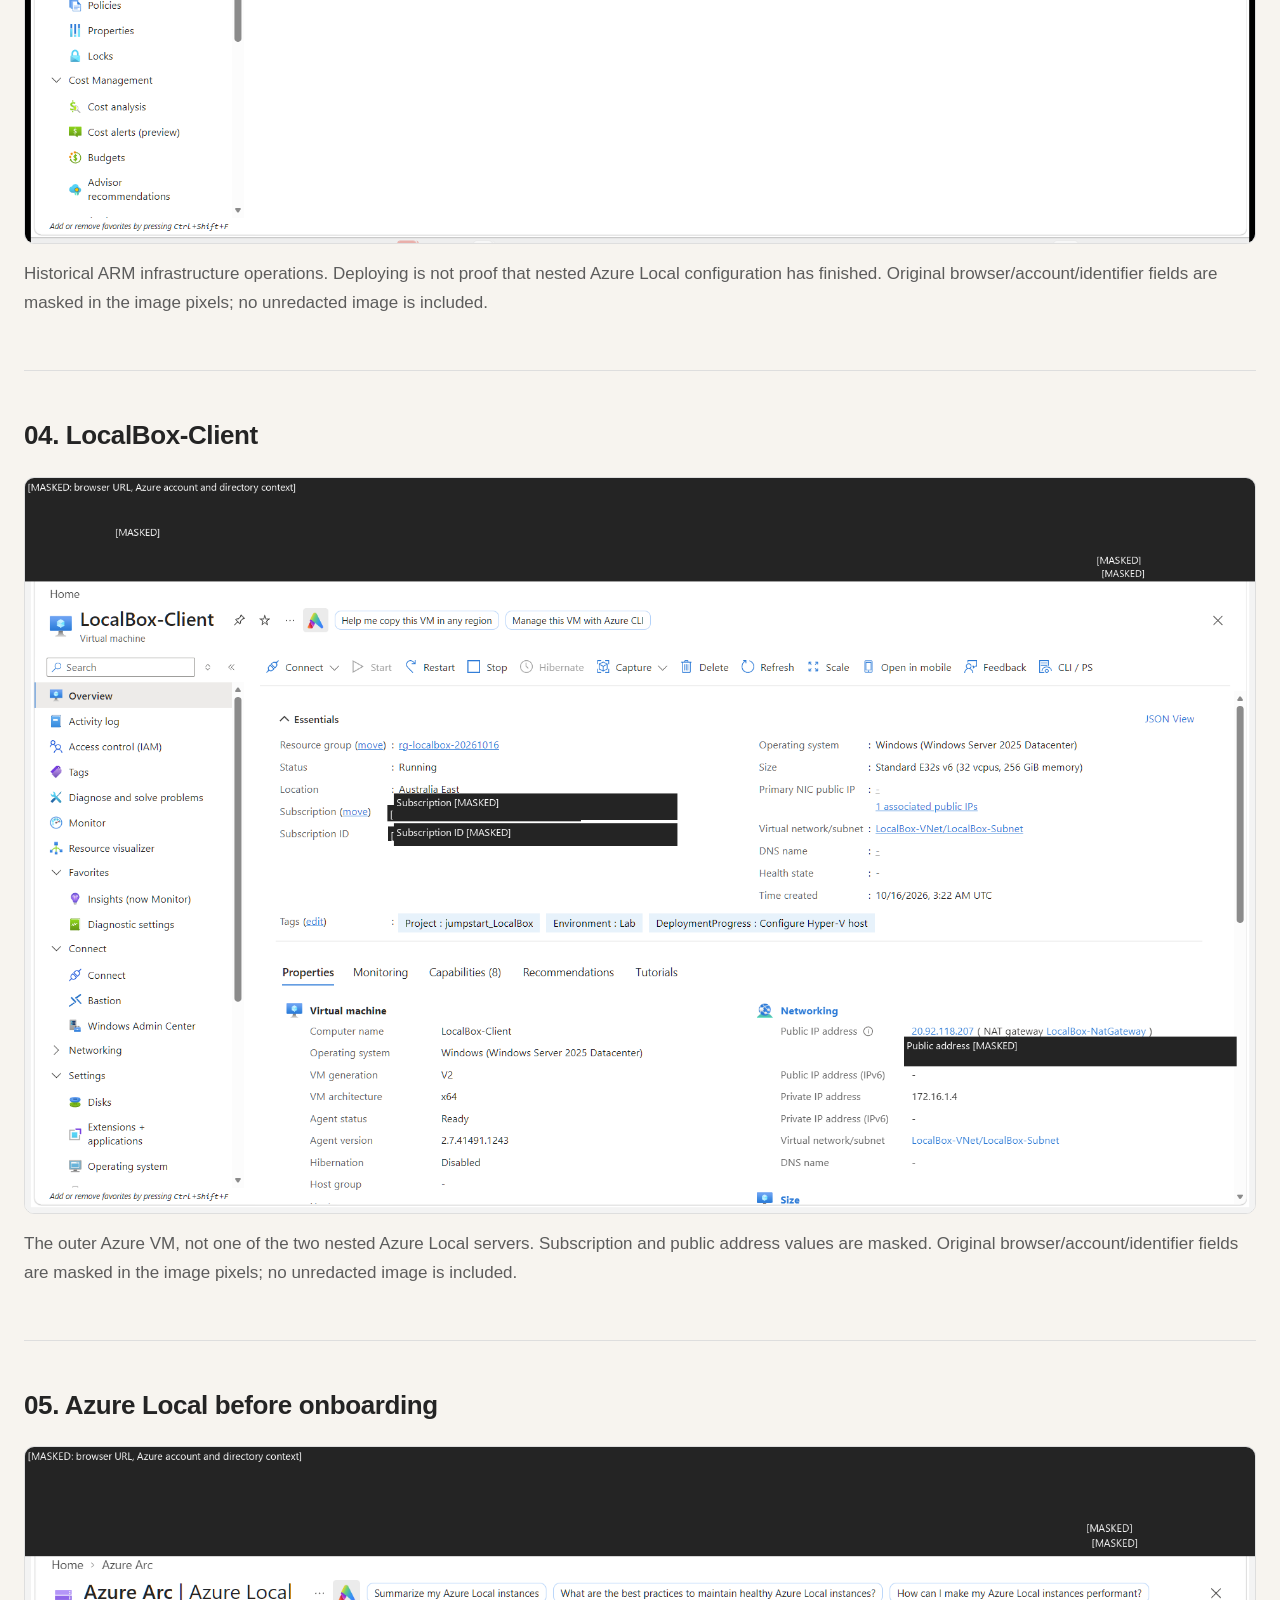
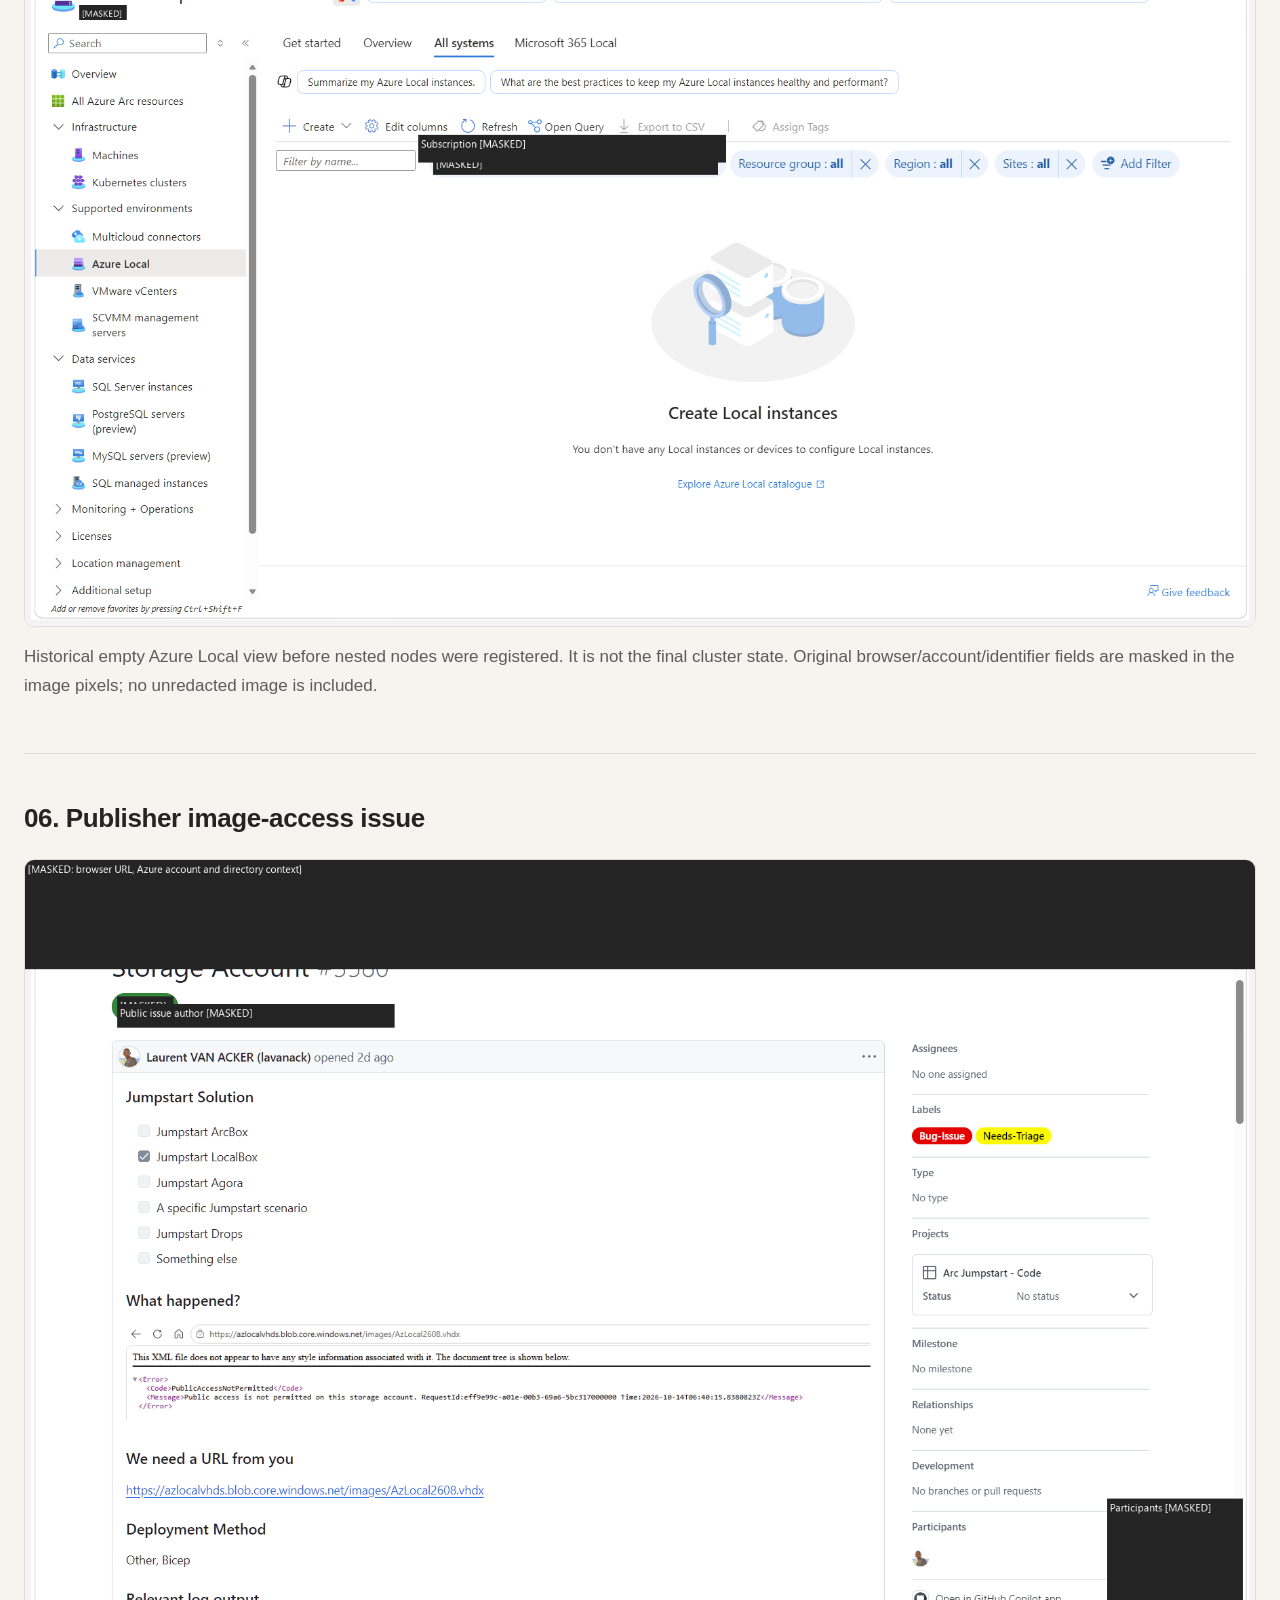
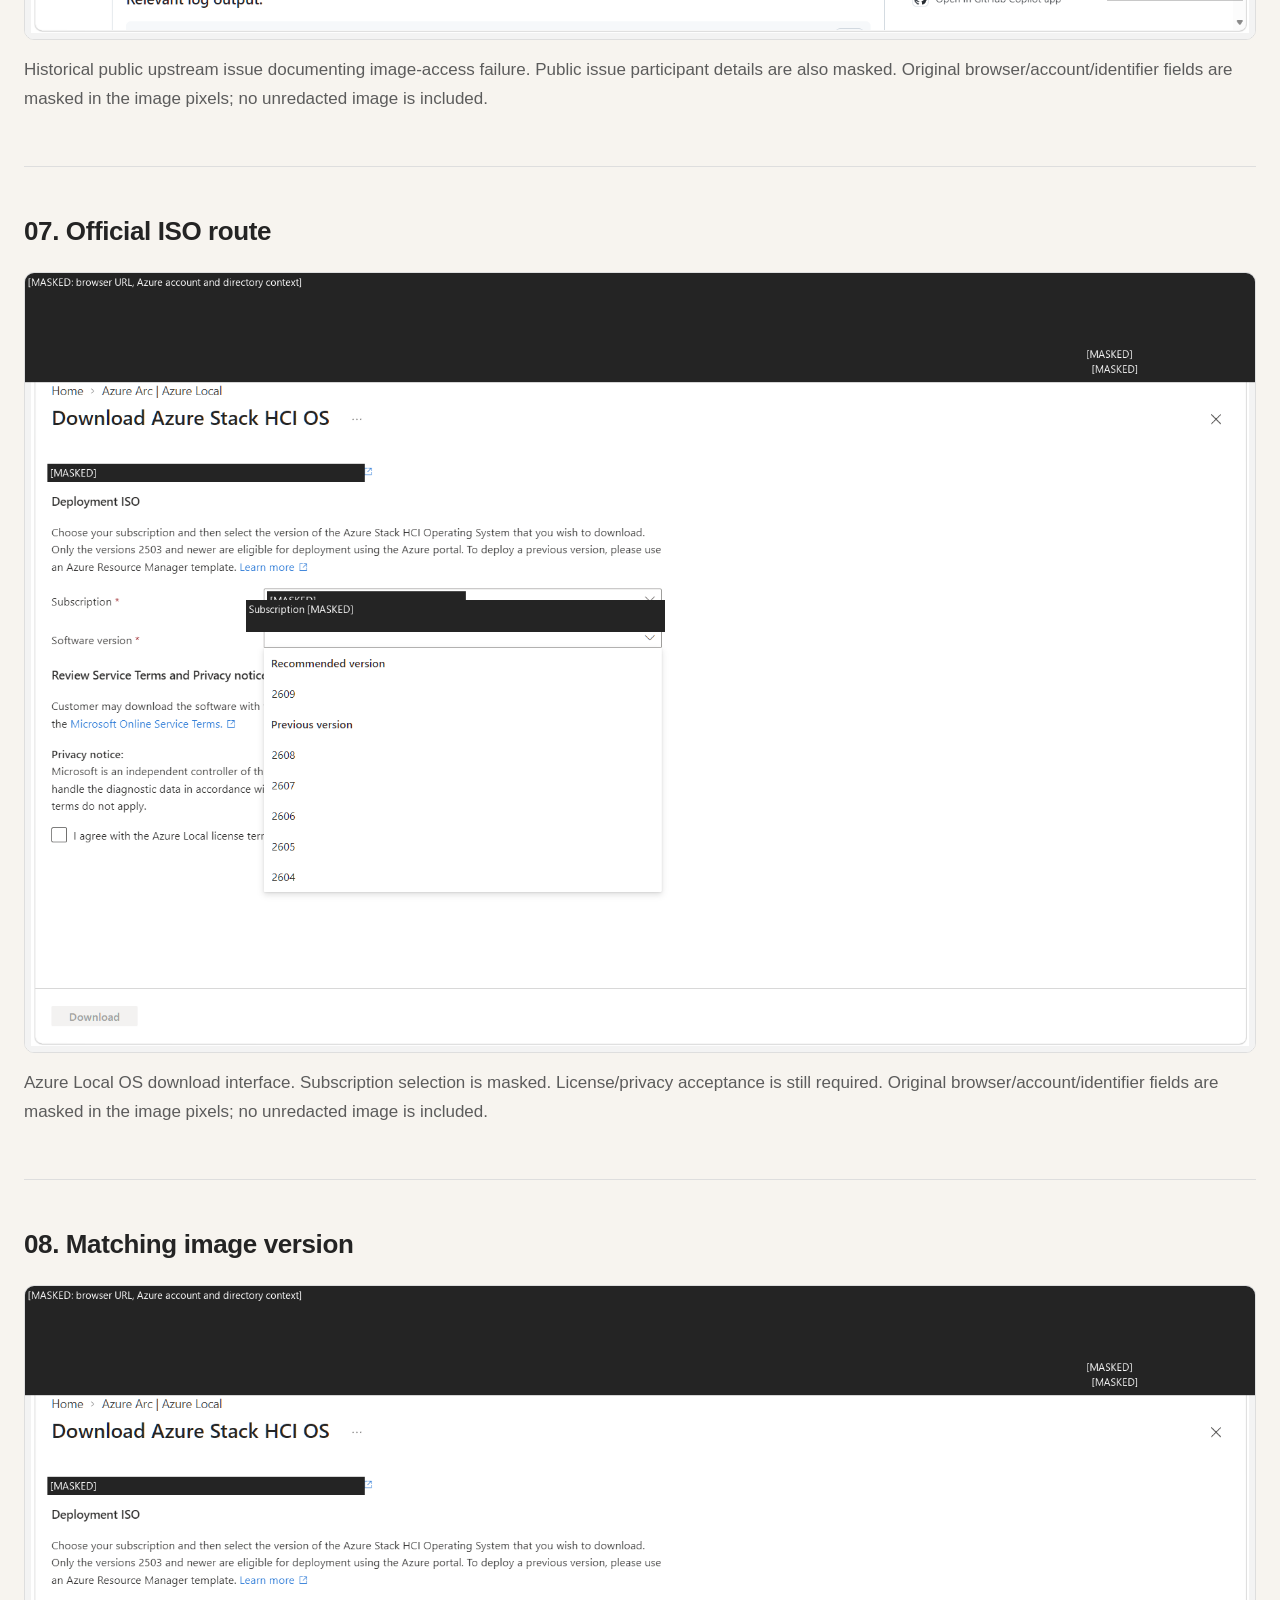
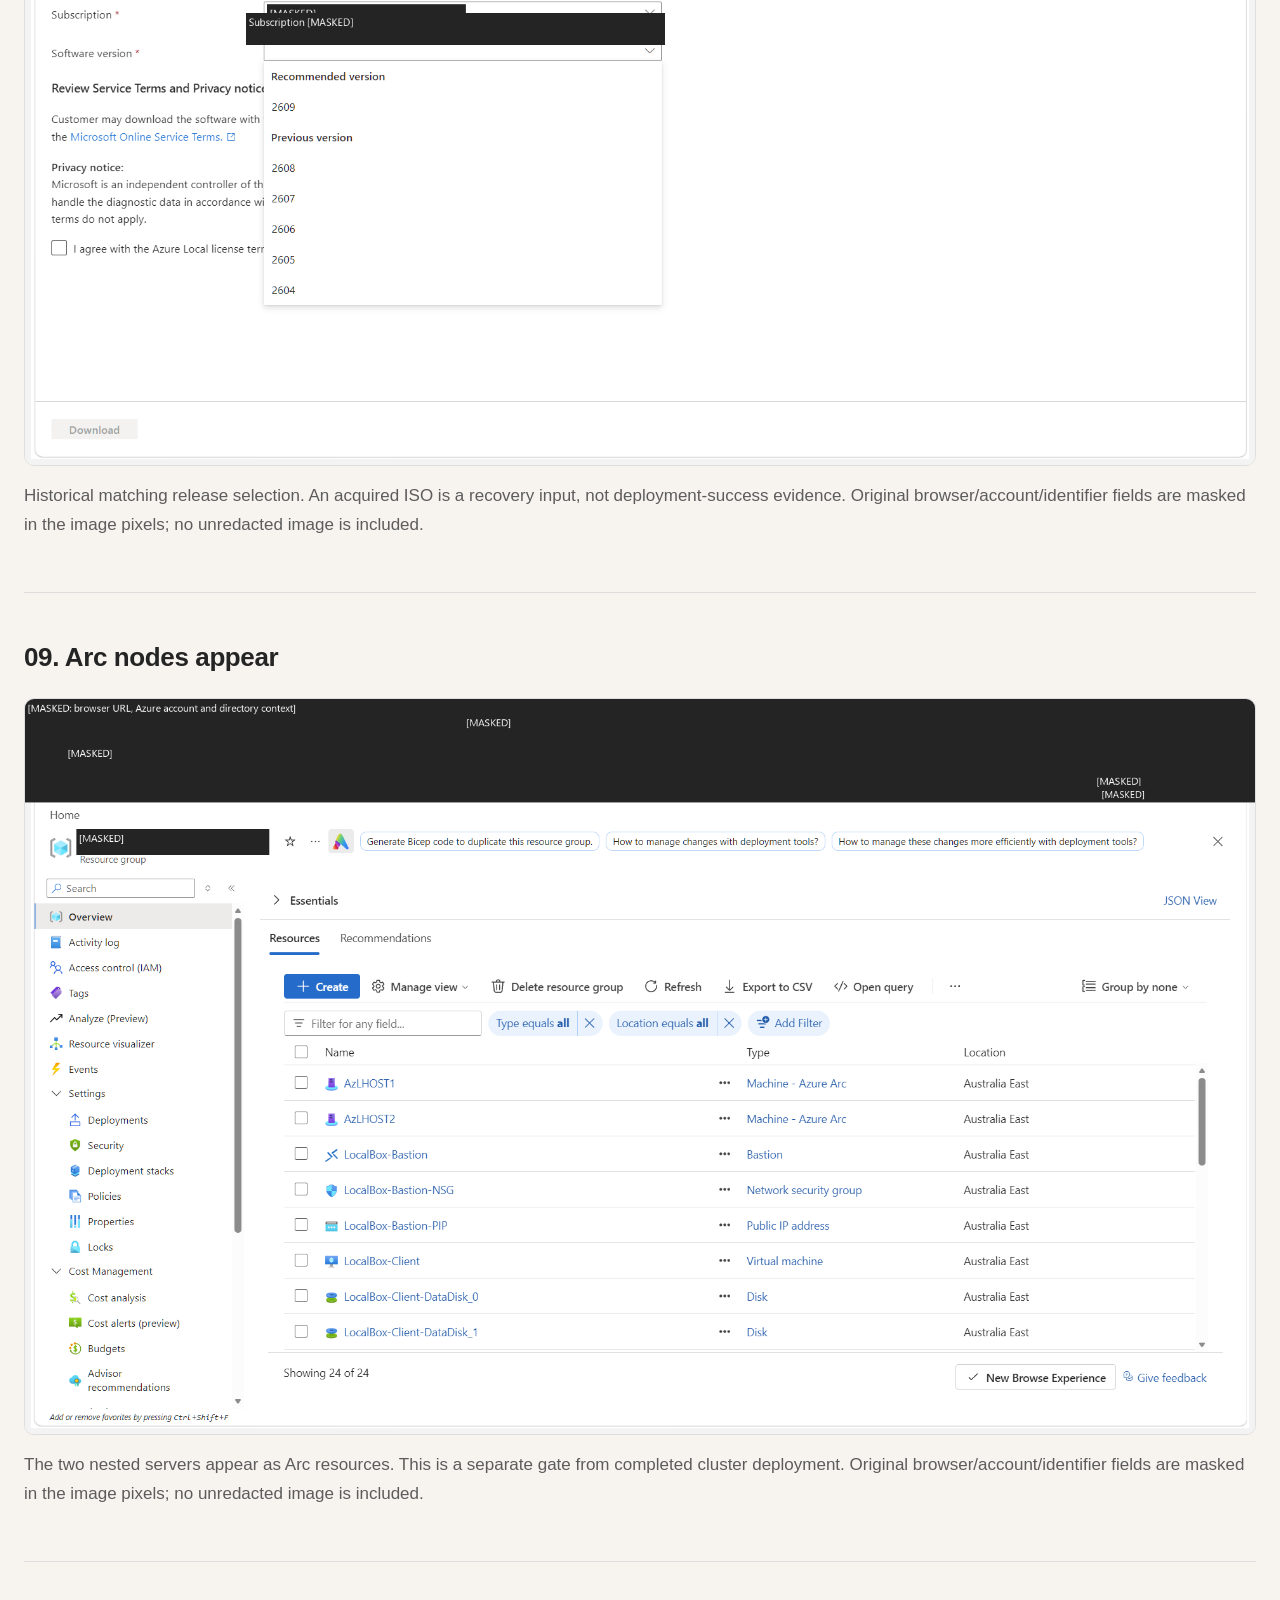
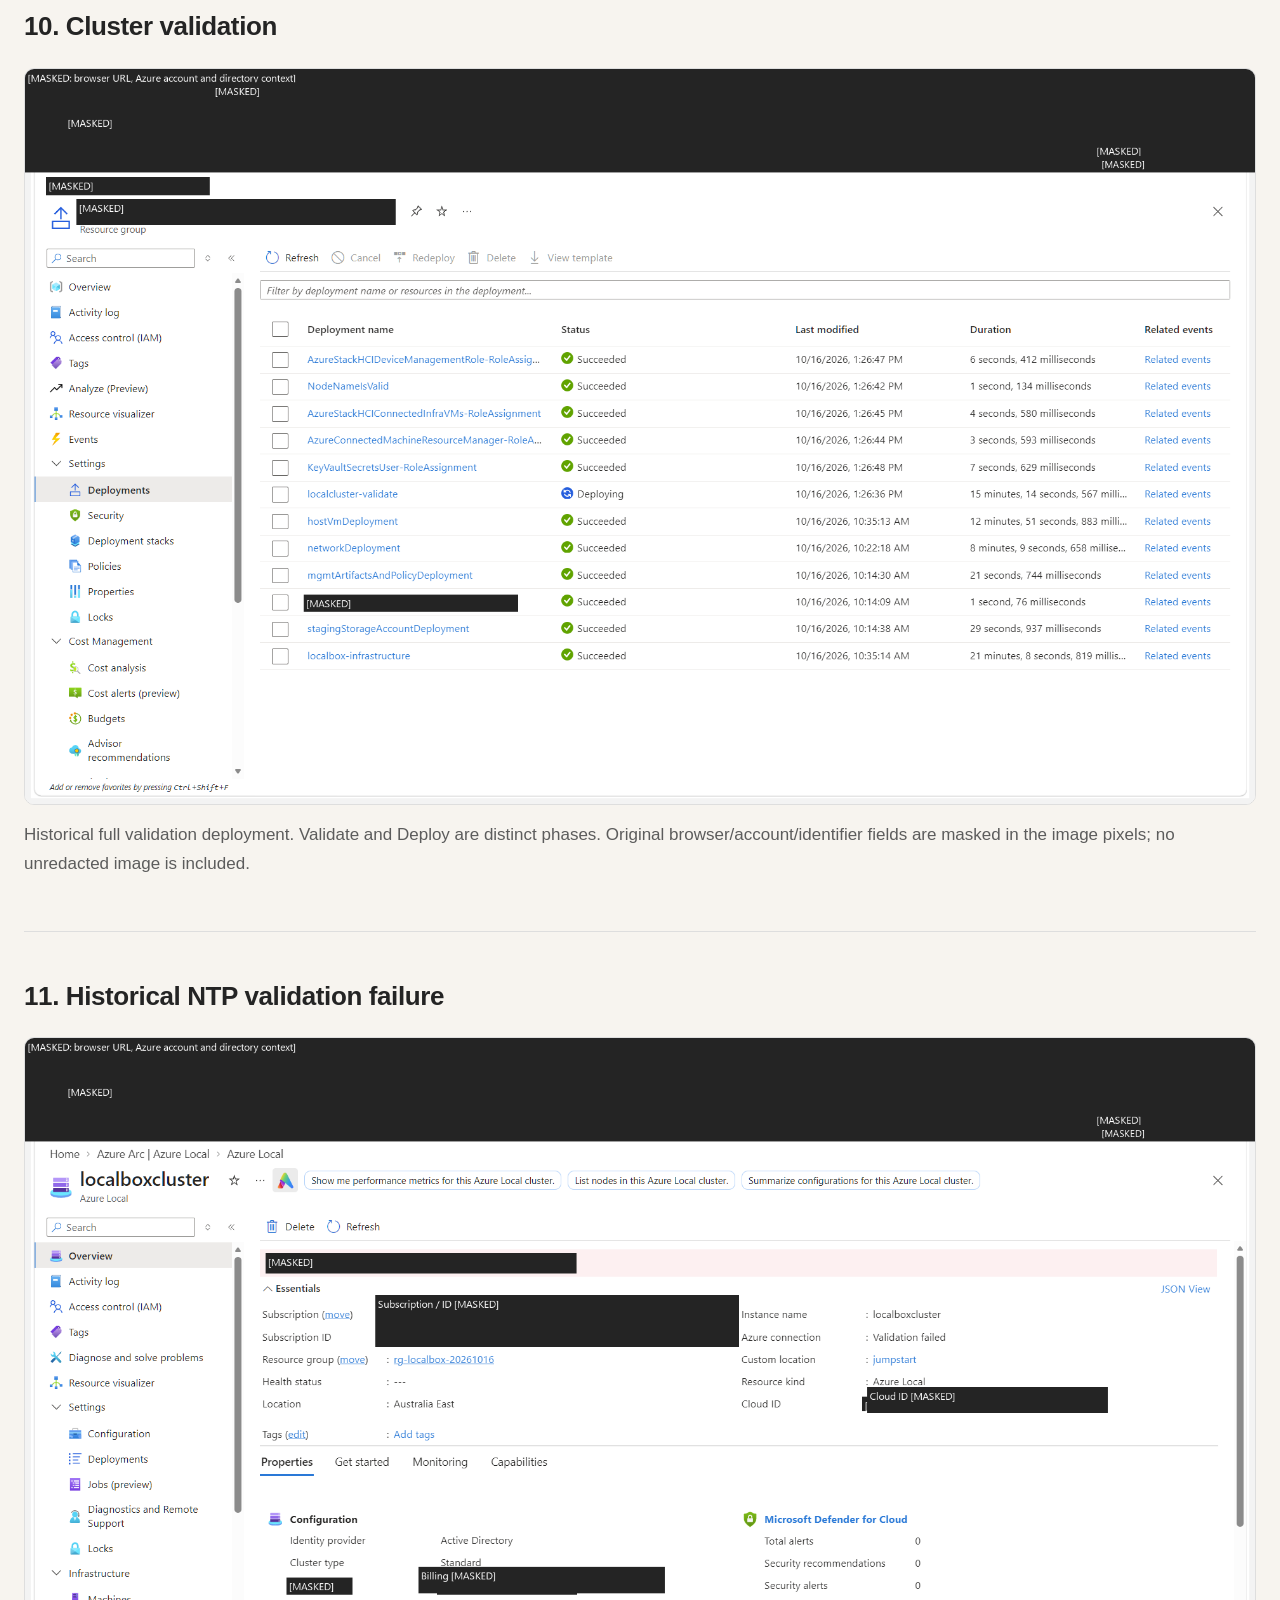
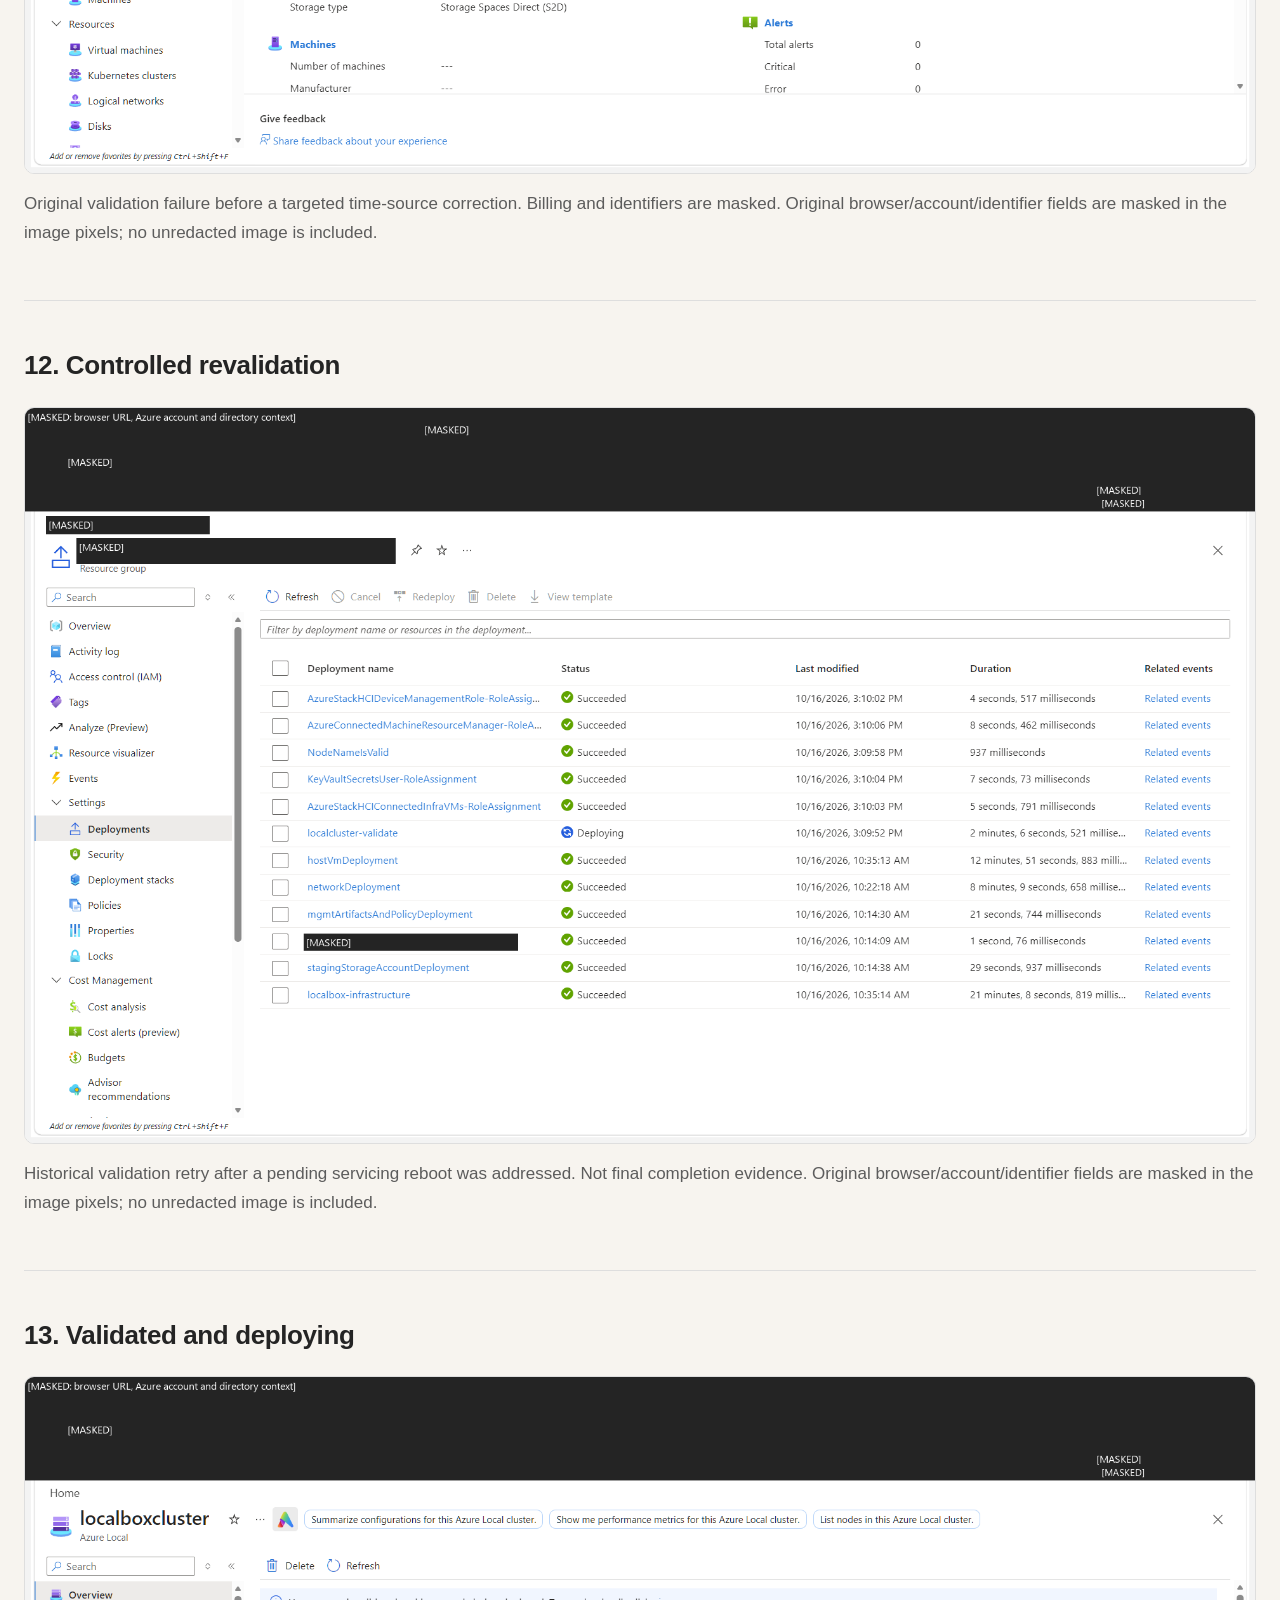
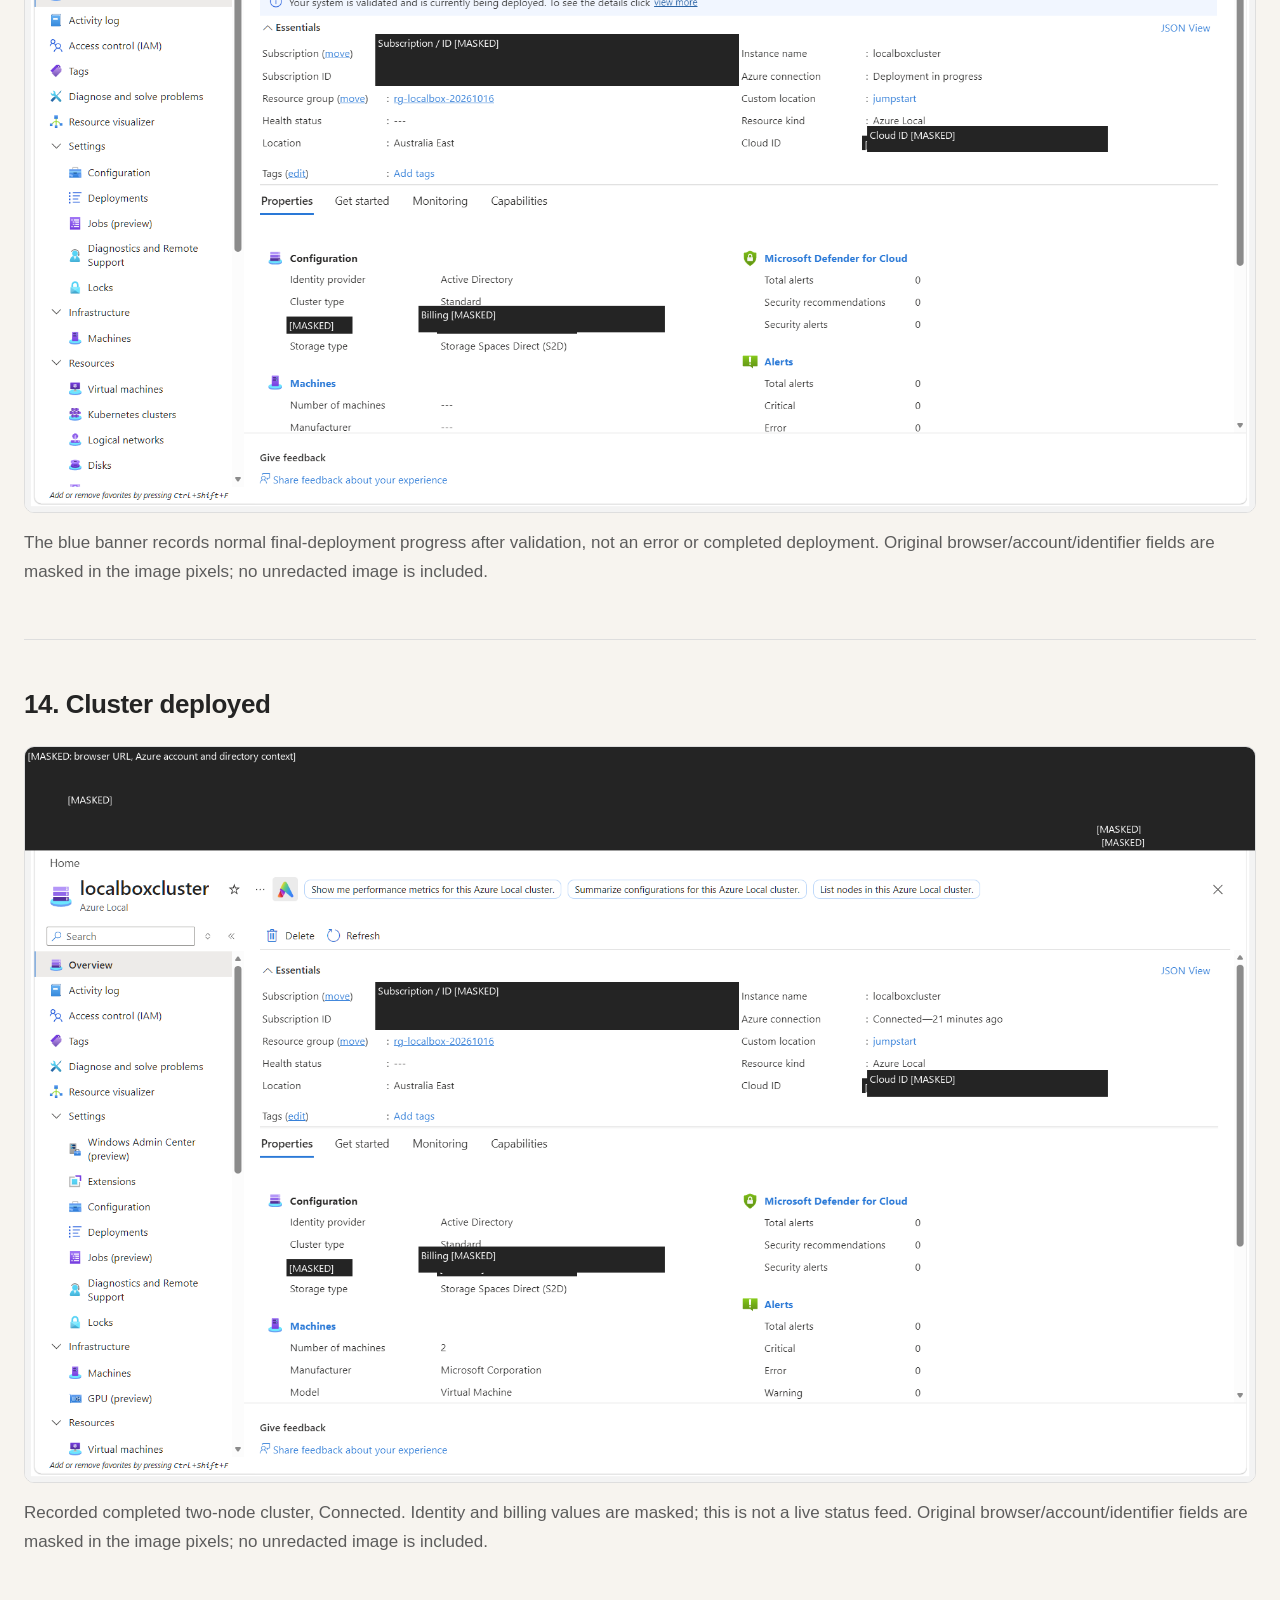
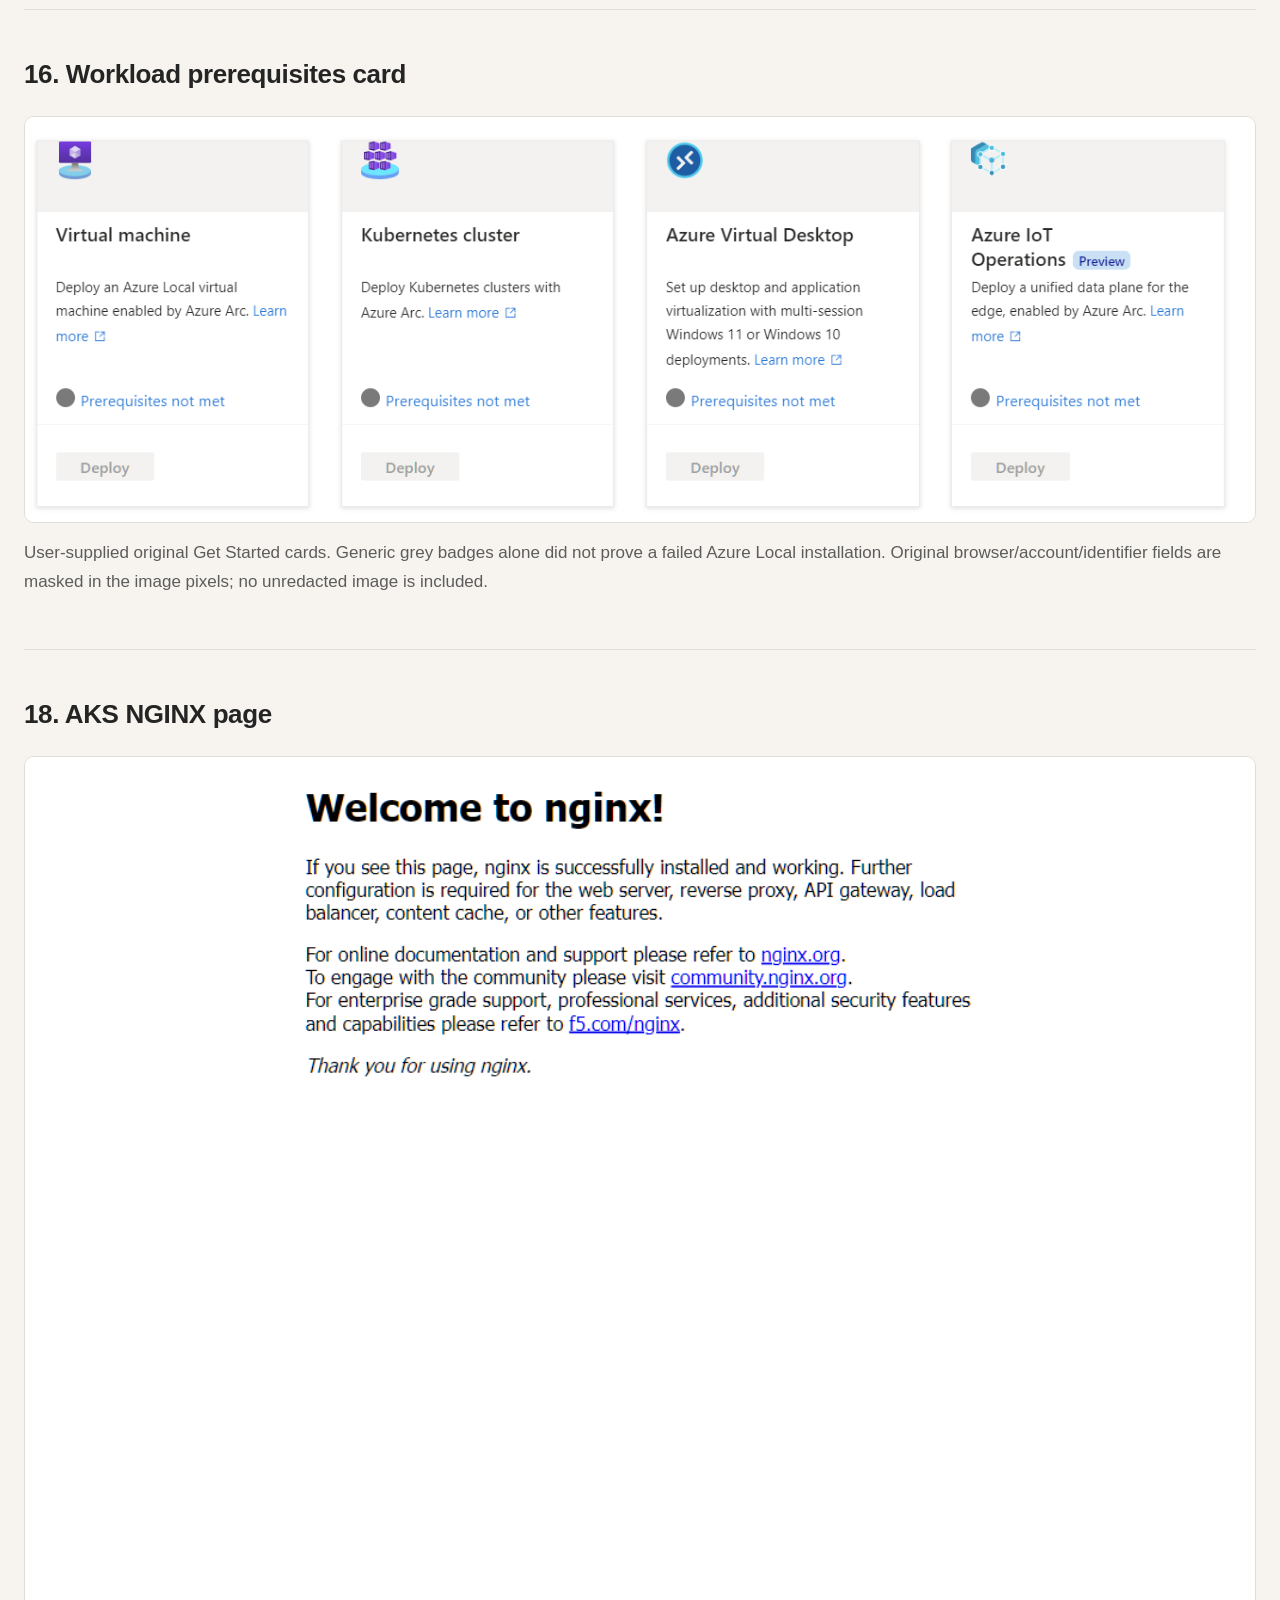
<file: evidence.html>
<!doctype html>
<html lang="en">
<head>
<meta charset="utf-8">
<meta name="viewport" content="width=device-width, initial-scale=1">
<meta name="description" content="Masked screenshot evidence: a sequential Azure Local learning lab with masked identity fields, official references, and private access.">
<title>Masked screenshot evidence | Azure Local and LocalBox Guide</title>
<link rel="icon" href="data:,">
<script>(() => {
  const param = new URLSearchParams(window.location.search).get("scoutTheme");
  const theme =
    param || (window.matchMedia("(prefers-color-scheme: dark)").matches ? "dark" : "light");
  document.documentElement.setAttribute("data-theme", theme);
})();</script>
<link rel="stylesheet" href="assets/site.css">
</head>
<body>
<a class="skip" href="#main">Skip to content</a>
<header class="masthead"><a class="brand" href="index.html">AZURE LOCAL / LOCALBOX FIELD GUIDE</a><span>L400 deployment and operations</span></header>
<div class="layout">
<aside><nav aria-label="Learning path"><a href="index.html">Start here</a><a href="01-overview.html"><span>01</span> Azure Local and LocalBox overview</a><a href="02-scenarios.html"><span>02</span> Choose the deployment scenario</a><a href="03-deploy.html"><span>03</span> Deploy Azure Local with LocalBox</a><a href="04-aks.html"><span>04</span> Deploy AKS on Azure Local and NGINX</a><a href="05-vm.html"><span>05</span> Deploy Ubuntu and a web application</a><a href="06-migrate.html"><span>06</span> Practice VM live migration</a><a href="architecture.html">L400 architecture / landing zones</a><a href="01-overview.html#terminology">Terminology and acronyms</a><a href="evidence.html">Masked screenshot evidence</a><a href="downloads.html">Code and masking policy</a></nav><p class="sidebar-note">Read in order. Validate each gate before proceeding. Publishing this guide does not authorize deployment or migration.</p></aside>
<main id="main">
<div class="breadcrumbs"><a href="index.html">Azure Local and LocalBox Guide</a> / Masked screenshot evidence</div>
<div class="edition">L400 edition · Azure landing-zone design mapping · Recorded lab: October 2026 · Identifiers masked</div>
<h1>Masked screenshot evidence</h1><p class="lead">The full chronological screenshot record is retained. Read the caption: historical errors and progress are not current failures or completion evidence.</p><div class="note">Solid-fill masks are permanently rasterized into fresh PNG files. They are not CSS overlays, blur, or removable layers. Click a screenshot to inspect its public redacted copy.</div><section class="evidence" id="image-01"><h2>01. Account and subscription preflight</h2><figure><a href="assets/evidence-01.png"><img alt="Account and subscription preflight; sensitive values visibly masked" loading="lazy" src="assets/evidence-01.png"/></a><figcaption>Original Azure account/subscription view. Account, tenant, subscription and billing values are masked; field context is retained. Original browser/account/identifier fields are masked in the image pixels; no unredacted image is included.</figcaption></figure></section><section class="evidence" id="image-02"><h2>02. Outer lab resources</h2><figure><a href="assets/evidence-02.png"><img alt="Outer lab resources; sensitive values visibly masked" loading="lazy" src="assets/evidence-02.png"/></a><figcaption>Initial resource-group inventory. Resource counts are a historical observation, not a current readiness claim. Original browser/account/identifier fields are masked in the image pixels; no unredacted image is included.</figcaption></figure></section><section class="evidence" id="image-03"><h2>03. Infrastructure deploying</h2><figure><a href="assets/evidence-03.png"><img alt="Infrastructure deploying; sensitive values visibly masked" loading="lazy" src="assets/evidence-03.png"/></a><figcaption>Historical ARM infrastructure operations. Deploying is not proof that nested Azure Local configuration has finished. Original browser/account/identifier fields are masked in the image pixels; no unredacted image is included.</figcaption></figure></section><section class="evidence" id="image-04"><h2>04. LocalBox-Client</h2><figure><a href="assets/evidence-04.png"><img alt="LocalBox-Client; sensitive values visibly masked" loading="lazy" src="assets/evidence-04.png"/></a><figcaption>The outer Azure VM, not one of the two nested Azure Local servers. Subscription and public address values are masked. Original browser/account/identifier fields are masked in the image pixels; no unredacted image is included.</figcaption></figure></section><section class="evidence" id="image-05"><h2>05. Azure Local before onboarding</h2><figure><a href="assets/evidence-05.png"><img alt="Azure Local before onboarding; sensitive values visibly masked" loading="lazy" src="assets/evidence-05.png"/></a><figcaption>Historical empty Azure Local view before nested nodes were registered. It is not the final cluster state. Original browser/account/identifier fields are masked in the image pixels; no unredacted image is included.</figcaption></figure></section><section class="evidence" id="image-06"><h2>06. Publisher image-access issue</h2><figure><a href="assets/evidence-06.png"><img alt="Publisher image-access issue; sensitive values visibly masked" loading="lazy" src="assets/evidence-06.png"/></a><figcaption>Historical public upstream issue documenting image-access failure. Public issue participant details are also masked. Original browser/account/identifier fields are masked in the image pixels; no unredacted image is included.</figcaption></figure></section><section class="evidence" id="image-07"><h2>07. Official ISO route</h2><figure><a href="assets/evidence-07.png"><img alt="Official ISO route; sensitive values visibly masked" loading="lazy" src="assets/evidence-07.png"/></a><figcaption>Azure Local OS download interface. Subscription selection is masked. License/privacy acceptance is still required. Original browser/account/identifier fields are masked in the image pixels; no unredacted image is included.</figcaption></figure></section><section class="evidence" id="image-08"><h2>08. Matching image version</h2><figure><a href="assets/evidence-08.png"><img alt="Matching image version; sensitive values visibly masked" loading="lazy" src="assets/evidence-08.png"/></a><figcaption>Historical matching release selection. An acquired ISO is a recovery input, not deployment-success evidence. Original browser/account/identifier fields are masked in the image pixels; no unredacted image is included.</figcaption></figure></section><section class="evidence" id="image-09"><h2>09. Arc nodes appear</h2><figure><a href="assets/evidence-09.png"><img alt="Arc nodes appear; sensitive values visibly masked" loading="lazy" src="assets/evidence-09.png"/></a><figcaption>The two nested servers appear as Arc resources. This is a separate gate from completed cluster deployment. Original browser/account/identifier fields are masked in the image pixels; no unredacted image is included.</figcaption></figure></section><section class="evidence" id="image-10"><h2>10. Cluster validation</h2><figure><a href="assets/evidence-10.png"><img alt="Cluster validation; sensitive values visibly masked" loading="lazy" src="assets/evidence-10.png"/></a><figcaption>Historical full validation deployment. Validate and Deploy are distinct phases. Original browser/account/identifier fields are masked in the image pixels; no unredacted image is included.</figcaption></figure></section><section class="evidence" id="image-11"><h2>11. Historical NTP validation failure</h2><figure><a href="assets/evidence-11.png"><img alt="Historical NTP validation failure; sensitive values visibly masked" loading="lazy" src="assets/evidence-11.png"/></a><figcaption>Original validation failure before a targeted time-source correction. Billing and identifiers are masked. Original browser/account/identifier fields are masked in the image pixels; no unredacted image is included.</figcaption></figure></section><section class="evidence" id="image-12"><h2>12. Controlled revalidation</h2><figure><a href="assets/evidence-12.png"><img alt="Controlled revalidation; sensitive values visibly masked" loading="lazy" src="assets/evidence-12.png"/></a><figcaption>Historical validation retry after a pending servicing reboot was addressed. Not final completion evidence. Original browser/account/identifier fields are masked in the image pixels; no unredacted image is included.</figcaption></figure></section><section class="evidence" id="image-13"><h2>13. Validated and deploying</h2><figure><a href="assets/evidence-13.png"><img alt="Validated and deploying; sensitive values visibly masked" loading="lazy" src="assets/evidence-13.png"/></a><figcaption>The blue banner records normal final-deployment progress after validation, not an error or completed deployment. Original browser/account/identifier fields are masked in the image pixels; no unredacted image is included.</figcaption></figure></section><section class="evidence" id="image-14"><h2>14. Cluster deployed</h2><figure><a href="assets/evidence-14.png"><img alt="Cluster deployed; sensitive values visibly masked" loading="lazy" src="assets/evidence-14.png"/></a><figcaption>Recorded completed two-node cluster, Connected. Identity and billing values are masked; this is not a live status feed. Original browser/account/identifier fields are masked in the image pixels; no unredacted image is included.</figcaption></figure></section><section class="evidence" id="image-16"><h2>16. Workload prerequisites card</h2><figure><a href="assets/evidence-16.png"><img alt="Workload prerequisites card; sensitive values visibly masked" loading="lazy" src="assets/evidence-16.png"/></a><figcaption>User-supplied original Get Started cards. Generic grey badges alone did not prove a failed Azure Local installation. Original browser/account/identifier fields are masked in the image pixels; no unredacted image is included.</figcaption></figure></section><section class="evidence" id="image-18"><h2>18. AKS NGINX page</h2><figure><a href="assets/evidence-18.png"><img alt="AKS NGINX page; sensitive values visibly masked" loading="lazy" src="assets/evidence-18.png"/></a><figcaption>Actual single-replica AKS NGINX page through private forwarding. Application capture in isolated Edge, not an Azure portal screenshot. Original browser/account/identifier fields are masked in the image pixels; no unredacted image is included.</figcaption></figure></section><section class="evidence" id="image-19"><h2>19. Ubuntu VM on Azure Local</h2><figure><a href="assets/evidence-19.png"><img alt="Ubuntu VM on Azure Local; sensitive values visibly masked" loading="lazy" src="assets/evidence-19.png"/></a><figcaption>Actual portal-managed Ubuntu VM: Running, two vCPUs, 4096 MB, private NIC, and connected guest agent. Original browser/account/identifier fields are masked in the image pixels; no unredacted image is included.</figcaption></figure></section><section class="evidence" id="image-20"><h2>20. Owner during maintenance</h2><figure><a href="assets/evidence-20.png"><img alt="Owner during maintenance; sensitive values visibly masked" loading="lazy" src="assets/evidence-20.png"/></a><figcaption>Historical application capture with AzLHOST2 as owner during cluster maintenance. Not evidence of a user-run migration. Original browser/account/identifier fields are masked in the image pixels; no unredacted image is included.</figcaption></figure></section><section class="evidence" id="image-21"><h2>21. Manual-exercise baseline</h2><figure><a href="assets/evidence-21.png"><img alt="Manual-exercise baseline; sensitive values visibly masked" loading="lazy" src="assets/evidence-21.png"/></a><figcaption>Actual application showing a fresh AzLHOST1 owner before the manual exercise. Guest identifiers are masked. Original browser/account/identifier fields are masked in the image pixels; no unredacted image is included.</figcaption></figure></section><section class="evidence" id="image-22"><h2>22. Local-user access denied</h2><figure><a href="assets/evidence-22.png"><img alt="Local-user access denied; sensitive values visibly masked" loading="lazy" src="assets/evidence-22.png"/></a><figcaption>User-supplied 0x80070005 failure. Bastion connected; the local account did not have the domain cluster identity. Original browser/account/identifier fields are masked in the image pixels; no unredacted image is included.</figcaption></figure></section><section class="evidence" id="image-23"><h2>23. Live Migration menu</h2><figure><a href="assets/evidence-23.png"><img alt="Live Migration menu; sensitive values visibly masked" loading="lazy" src="assets/evidence-23.png"/></a><figcaption>User-supplied connected cluster console showing ubuntu-motion owned by AzLHOST1 and Move &gt; Live Migration &gt; Select Node. No completed migration is shown. Original browser/account/identifier fields are masked in the image pixels; no unredacted image is included.</figcaption></figure></section>
<div class="pager"><a class="button" href="downloads.html">Next: Code and masking policy</a></div>
<footer><p>Published by <a href="https://github.com/ibranibeny">ibranibeny</a>. This is a learning guide, not Microsoft product documentation or a production support statement.</p>
<p>Official Microsoft Learn architecture images are attributed separately. Screenshots are genuine flattened copies with visible redactions. Recorded provisioning and pre-migration observations do not prove a completed manual live migration or zero downtime.</p>
<p>Source: <a href="https://github.com/ibranibeny/azure-local-landing-zone-l400">dedicated guide repository</a> · <a href="downloads.html">Code, field masking, and evidence limits</a></p></footer>
</main></div>
</body></html>
</file>
<file: assets/site.css>
:root {
  color-scheme: light;
  --cp-bg: #f7f4ef;
  --cp-bg-elevated: #fcfbf8;
  --cp-surface: #ffffff;
  --cp-surface-soft: #f5f5f5;
  --cp-border: #dedede;
  --cp-border-strong: #919191;
  --cp-text: #242424;
  --cp-text-muted: #5c5c5c;
  --cp-text-soft: #6f6f6f;
  --cp-accent: #b11f4b;
  --cp-accent-hover: #9a1a41;
  --cp-accent-soft: rgba(177, 31, 75, 0.08);
  --cp-accent-fg: #ffffff;
  --cp-success: #16a34a;
  --cp-danger: #dc2626;
  --cp-warning: #f59e0b;
  --cp-link: #0078d4;
  --cp-shadow: 0 18px 48px rgba(0, 0, 0, 0.12);
  --cp-overlay: rgba(255, 255, 255, 0.8);
  --cp-panel: rgba(255, 255, 255, 0.86);
  --cp-panel-strong: rgba(255, 255, 255, 0.96);
  --cp-sheen: rgba(255, 255, 255, 0.55);
  --cp-highlight: rgba(177, 31, 75, 0.12);
}
html[data-theme="dark"] {
  color-scheme: dark;
  --cp-bg: #3d3b3a;
  --cp-bg-elevated: #343231;
  --cp-surface: #292929;
  --cp-surface-soft: #2e2e2e;
  --cp-border: #474747;
  --cp-border-strong: #5f5f5f;
  --cp-text: #dedede;
  --cp-text-muted: #919191;
  --cp-text-soft: #b0b0b0;
  --cp-accent: #fd8ea1;
  --cp-accent-hover: #fb7b91;
  --cp-accent-soft: rgba(253, 142, 161, 0.14);
  --cp-accent-fg: #1a1a1a;
  --cp-success: #4ade80;
  --cp-danger: #f87171;
  --cp-warning: #fbbf24;
  --cp-link: #4da6ff;
  --cp-shadow: 0 18px 48px rgba(0, 0, 0, 0.32);
  --cp-overlay: rgba(41, 41, 41, 0.88);
  --cp-panel: rgba(41, 41, 41, 0.72);
  --cp-panel-strong: rgba(41, 41, 41, 0.96);
  --cp-sheen: rgba(255, 255, 255, 0.04);
  --cp-highlight: rgba(253, 142, 161, 0.12);
}
* { box-sizing: border-box; }
html { scroll-behavior: smooth; }
body { margin: 0; font: 18px/1.75 "Segoe UI", Aptos, Calibri, -apple-system, BlinkMacSystemFont, sans-serif; background: var(--cp-bg); color: var(--cp-text); }
a { color: var(--cp-link); text-underline-offset: 3px; }
a:hover { color: var(--cp-accent); }
:focus-visible { outline: 3px solid var(--cp-accent); outline-offset: 4px; }
.skip { position: absolute; left: 16px; top: -80px; padding: 8px; background: var(--cp-surface); z-index: 10; }
.skip:focus { top: 8px; }
.masthead { display: flex; justify-content: space-between; gap: 16px; padding: 24px 32px; background: var(--cp-surface); border-bottom: 1px solid var(--cp-border); }
.brand { color: var(--cp-accent); text-decoration: none; font-weight: 750; letter-spacing: .08em; font-size: 14px; }
.masthead span, .edition { color: var(--cp-text-soft); font-size: 13px; }
.layout { display: grid; grid-template-columns: 224px minmax(0, 1456px); max-width: 1680px; margin: auto; }
aside { padding: 32px 24px; border-right: 1px solid var(--cp-border); }
nav { display: grid; gap: 6px; position: sticky; top: 16px; }
nav a { border-radius: .625rem; padding: 10px 12px; text-decoration: none; color: var(--cp-text); font-size: 14px; line-height: 1.4; }
nav a:hover, nav a[aria-current] { background: var(--cp-accent-soft); color: var(--cp-accent); }
nav span { font: 12px Consolas, "Courier New", Courier, monospace; color: var(--cp-text-soft); margin-right: 4px; }
.sidebar-note { color: var(--cp-text-muted); font-size: 12px; border-top: 1px solid var(--cp-border); margin-top: 28px; padding-top: 16px; }
main { min-width: 0; padding: 32px 32px 48px; }
.breadcrumbs { color: var(--cp-text-muted); font-size: 13px; margin-bottom: 16px; }
.edition { text-transform: uppercase; letter-spacing: .07em; margin: 0 0 20px; }
h1 { font-size: clamp(30px, 3.2vw, 48px); line-height: 1.15; letter-spacing: -.03em; margin: 16px 0 24px; max-width: 950px; }
h2 { font-size: 26px; line-height: 1.3; margin: 48px 0 18px; letter-spacing: -.015em; }
h3 { font-size: 21px; line-height: 1.4; margin: 32px 0 12px; }
h4 { font-size: 17px; margin: 24px 0 8px; }
p { margin: 12px 0 20px; }
.lead { font-size: 20px; color: var(--cp-text-muted); max-width: 850px; }
li { margin-bottom: 10px; }
li > p { margin: 8px 0; }
ul, ol { padding-left: 28px; }
.note, .warning, .success { padding: 20px 24px; margin: 24px 0; border: 1px solid var(--cp-border); border-left: 4px solid var(--cp-accent); border-radius: .625rem; background: var(--cp-surface); }
.warning { border-left-color: var(--cp-warning); }
.success { border-left-color: var(--cp-success); }
.note p:last-child, .warning p:last-child, .success p:last-child { margin-bottom: 0; }
.chapter-grid { display: grid; grid-template-columns: 1fr 1fr; gap: 16px; margin: 32px 0; }
.chapter-card { display: block; background: var(--cp-surface); border: 1px solid var(--cp-border); border-radius: 16px; padding: 24px; color: var(--cp-text); text-decoration: none; }
.chapter-card:hover { border-color: var(--cp-accent); color: var(--cp-text); }
.chapter-card h2 { font-size: 21px; margin: 12px 0; }
.chapter-card p { font-size: 14px; color: var(--cp-text-muted); margin-bottom: 0; }
.chapter-number { color: var(--cp-accent); font: bold 15px Consolas, "Courier New", Courier, monospace; }
pre { overflow-x: auto; border: 1px solid var(--cp-border); border-radius: .625rem; padding: 20px 24px; background: var(--cp-surface-soft); font-size: 15px; line-height: 1.65; tab-size: 2; }
code { font-family: Consolas, "Courier New", Courier, monospace; }
p code, li code, td code { color: var(--cp-accent); overflow-wrap: anywhere; font-size: .9em; }
pre code { color: var(--cp-text); white-space: pre; }
table { display: block; width: 100%; overflow-x: auto; border-collapse: collapse; margin: 24px 0; background: var(--cp-surface); font-size: 16px; }
td, th { border: 1px solid var(--cp-border); padding: 12px 16px; text-align: left; vertical-align: top; min-width: 130px; }
th { background: var(--cp-surface-soft); font-weight: 650; }
figure { margin: 24px 0; }
figure img { display: block; width: 100%; height: auto; max-height: 1200px; object-fit: contain; background: var(--cp-surface); border: 1px solid var(--cp-border); border-radius: .625rem; }
figcaption { color: var(--cp-text-muted); font-size: 17px; line-height: 1.7; margin: 16px 0 28px; }
.structured-diagram { margin: 28px 0 36px; }
.diagram-toolbar { display: flex; gap: 16px; justify-content: space-between; align-items: baseline; flex-wrap: wrap; margin-bottom: 12px; font-size: 16px; }
.diagram-toolbar span { color: var(--cp-text-muted); }
.diagram-frame { width: 100%; overflow-x: auto; border: 1px solid var(--cp-border); border-radius: .625rem; background: var(--cp-surface); }
.diagram-frame > a { display: block; min-width: 1056px; }
.diagram-frame img { display: block; width: 100%; min-width: 1056px; height: auto; max-height: none; border: 0; border-radius: 0; }
.diagram-reading-note { padding: 16px 20px; margin: 0 0 16px; background: var(--cp-accent-soft); border-left: 4px solid var(--cp-accent); font-size: 18px; }
details { border: 1px solid var(--cp-border); border-radius: .625rem; padding: 16px 20px; margin: 20px 0; background: var(--cp-surface); }
summary { font-weight: 650; cursor: pointer; }
details[open] summary { margin-bottom: 16px; }
.button { display: inline-block; text-decoration: none; border: 1px solid var(--cp-accent); border-radius: .625rem; padding: 10px 16px; background: var(--cp-accent); color: var(--cp-accent-fg); font-weight: 600; font-size: 14px; }
.button:hover { color: var(--cp-accent-fg); background: var(--cp-accent-hover); }
.button.secondary { background: var(--cp-surface); color: var(--cp-accent); }
.pager { display: flex; justify-content: space-between; gap: 12px; flex-wrap: wrap; padding-top: 32px; margin-top: 48px; border-top: 1px solid var(--cp-border); }
footer { margin-top: 48px; padding-top: 24px; border-top: 1px solid var(--cp-border); color: var(--cp-text-muted); font-size: 12px; }
.evidence { border-bottom: 1px solid var(--cp-border); padding-bottom: 24px; }
@media (max-width: 1300px) { .layout { display: block; } aside { border-right: 0; border-bottom: 1px solid var(--cp-border); padding: 16px; } nav { position: static; grid-template-columns: repeat(3, minmax(0, 1fr)); } .sidebar-note { display: none; } main { padding: 28px 24px; } }
@media (max-width: 740px) { .masthead { padding: 20px; flex-direction: column; } .layout { display: block; } aside { border-right: 0; border-bottom: 1px solid var(--cp-border); padding: 16px; } nav { position: static; grid-template-columns: 1fr 1fr; } .sidebar-note { display: none; } main { padding: 24px 20px; } .chapter-grid { grid-template-columns: 1fr; } pre { padding: 16px; } }
@media print { aside, .masthead, .pager { display: none; } .layout { display: block; } main { padding: 0; } pre, table, figure { break-inside: avoid; } a { color: var(--cp-text); } }
</file>
